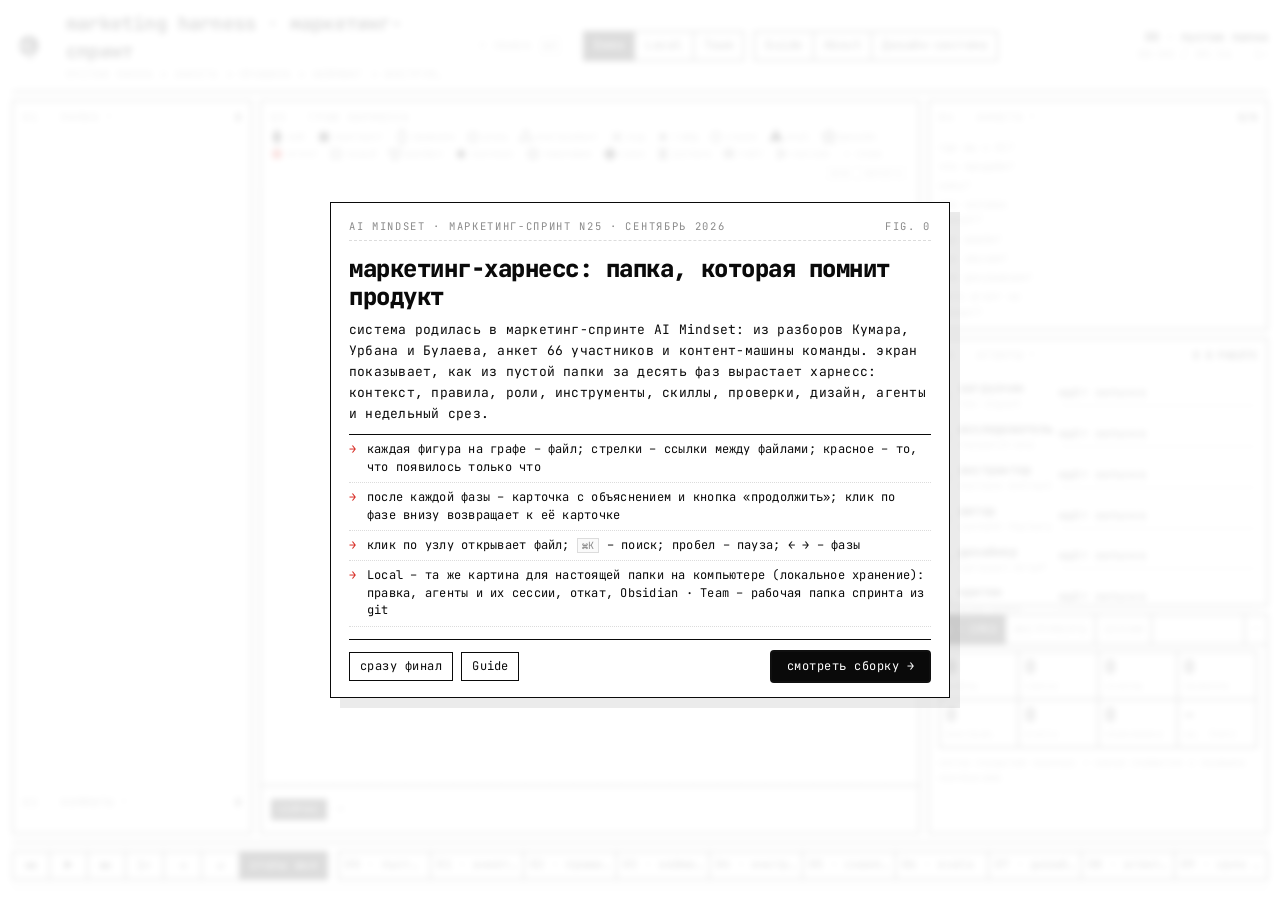
<file: web/index.html>
<!doctype html>
<html lang="ru">
<head>
<meta charset="utf-8">
<meta name="viewport" content="width=device-width, initial-scale=1">
<title>Marketing Harness Live</title>
<meta name="description" content="Как из пустой папки собирается маркетинг-харнесс: контекст, правила, Exa MCP, скиллы, параллельные агенты, анти-слоп и недельный срез. Маркетинг-спринт AI Mindset.">
<meta property="og:type" content="website">
<meta property="og:title" content="Marketing Harness Live · маркетинг-спринт AI Mindset">
<meta property="og:description" content="Как из пустой папки собирается маркетинг-харнесс: контекст, правила, Exa MCP, скиллы, параллельные агенты, анти-слоп и недельный срез. Маркетинг-спринт AI Mindset.">
<meta property="og:image" content="https://marketing-harness.lab.aimindset.org/og.png">
<meta name="twitter:card" content="summary_large_image">
<link rel="icon" href="assets/aim-logo.png">
<link rel="preconnect" href="https://fonts.googleapis.com">
<link href="https://fonts.googleapis.com/css2?family=JetBrains+Mono:wght@400;500;700&display=swap" rel="stylesheet">
<link rel="stylesheet" href="styles.css">
</head>
<body>
<header id="hd">
  <img class="logo" src="assets/aim-logo.png" alt="AI Mindset">
  <div class="brand">
    <h1>marketing harness · маркетинг-спринт</h1>
    <p>пустая папка → анкета → правила → нейминг → инструменты → скиллы → evals → дизайн → агенты → срез</p>
  </div>
  <div class="navs">
    <button id="searchBtn" class="search" title="поиск по файлам и фазам · ⌘K">⌕ поиск <kbd>⌘K</kbd></button>
    <nav class="modes" aria-label="режим"><button data-mode="replay" title="Demo: сборка харнесса по сценарию, 10 фаз">Demo</button><button data-mode="live" title="Local – локальное хранение: папка на этом компьютере, в браузере или через bin/open.sh">Local</button><button data-mode="team" title="Team: рабочая папка спринта из git, видна всей команде">Team</button></nav>
    <nav class="pages" aria-label="страницы"><a class="pagelink" href="guide.html" title="Guide: как запустить, таймлайн блоков, сущности, агенты, откат">Guide</a><a class="pagelink" href="access.html" title="About: что это, инструменты, ключи, проверки">About</a><a class="pagelink" href="design-system-template/" title="Шаблон дизайн-системы для нового проекта">Дизайн-система</a></nav>
  </div>
  <div class="clock"><b id="phaseLabel">00 · пустая папка</b><span id="clock">00:00</span></div>
</header>

<main id="grid">
  <section id="colL" class="panel">
    <h2 class="fold-h" data-fold="tree"><span>01 · папка</span><em id="fileCount">0</em></h2>
    <div id="folderBar" class="liveonly"><div class="fb-path" id="fbPath">–</div><div class="fb-git" id="fbGit">git: –</div><div class="fb-act"><button id="openVault" class="srvonly" title="открыть всю папку в Obsidian">Obsidian ↗</button><button id="openFinder" class="srvonly" title="показать папку в Finder">Finder ↗</button><button id="newFileBtn" class="editonly" title="создать файл в папке">+ файл</button><button id="forkBtn" class="srvonly" title="копия папки с историей: пробовать без риска">форк</button><button id="pickAgain" class="fsaonly" title="выбрать другую папку">другая папка</button></div><form id="newFile" hidden><input id="nfPath" placeholder="rules/{rule} моё правило.md" autocomplete="off"><button type="submit">создать</button></form><div id="forkBox" hidden></div></div>
    <div id="tree" class="scroll"></div>
    <h2 class="sub fold-h" data-fold="commits"><span>02 · коммиты</span><em id="commitCount">0</em></h2>
    <ol id="commits"></ol>
  </section>

  <section id="colC" class="panel">
    <div class="gh">
      <h2><span>03 · граф харнесса</span></h2>
      <div id="legend"></div>
    </div>
    <div id="stage">
      <svg id="graph" role="img" aria-label="граф файлов харнесса"></svg>
      <div id="empty">пустая папка<br><small>git init · 0 файлов</small></div>
      <div id="liveHint" hidden></div>
      <div id="connect" hidden>
        <div class="cn-hd"><span>Local · подключить папку</span><span class="cap" id="cnWhy">локальное хранение: папка на твоём компьютере, на сайте её нет</span></div>
        <div class="cn-opt">
          <b>01 · папка в браузере</b>
          <p>выбери папку харнесса на компьютере или перетащи её сюда из Finder. граф строится из файлов, правки сохраняются прямо в них. без установки; агенты, сессии, откат и коммиты – в полном режиме. на телефоне папку не выбрать: подключай с компьютера.</p>
          <div class="cn-row"><button id="pickFolder" class="go" type="button">выбрать папку</button><button id="resumeFolder" type="button" hidden>продолжить с прошлой папкой</button><span class="cap" id="fsaNote">Chrome, Arc, Edge</span></div>
        </div>
        <div class="cn-opt">
          <b>02 · полный режим: агенты, сессии, откат, форк, Obsidian</b>
          <p>в терминале: скачать движок и рабочую папку (уже скачанное пропускается) и обновить:</p>
          <div class="cmd"><code id="cmdClone">[ -d ~/harness-engine ] || gh repo clone ai-mindset-org/marketing-harness ~/harness-engine; [ -d ~/harness/marketing-sprint ] || gh repo clone ai-mindset-org/marketing-harness-sprint ~/harness/marketing-sprint; git -C ~/harness-engine pull -q; git -C ~/harness/marketing-sprint pull -q</code><button type="button" data-copy="cmdClone">копировать</button></div>
          <p>запустить – откроется граф с консолью агентов; если уже запущен, просто откроется вкладка:</p>
          <div class="cmd"><code id="cmdOpen">~/harness-engine/bin/open.sh ~/harness/marketing-sprint</code><button type="button" data-copy="cmdOpen">копировать</button></div>
          <div class="cn-row"><a class="btnlink" href="http://localhost:4747/?mode=live&amp;intro=0" target="_blank" rel="noopener">открыть localhost:4747 ↗</a><span class="cap">если граф уже запущен; при занятом 4747 open.sh берёт следующий порт и пишет адрес в терминале</span></div>
          <p class="cap">свой харнесс с нуля: <code>~/harness-engine/bin/new.sh ~/harness/my-product b2b-consultant</code> · копия с историей: <code>~/harness-engine/bin/fork.sh ~/harness/marketing-sprint ~/harness/my-try</code> · остановить: <code>~/harness-engine/bin/stop.sh [порт]</code> · нет gh: <code>brew install gh &amp;&amp; gh auth login</code></p>
        </div>
        <div class="cn-opt">
          <b>03 · Team</b>
          <p>рабочая папка спринта из git, без установки: <a href="?mode=team">открыть Team</a>.</p>
        </div>
      </div>
    </div>
    <div id="narr"><span id="narrTag">сейчас</span><span id="narrText">–</span></div>
  </section>

  <section id="colR">
    <div class="panel" id="anketaP"><h2 class="fold-h" data-fold="qa"><span>04 · анкета</span><em id="qaCount">0/7</em></h2><dl id="qa"></dl></div>
    <div class="panel" id="lanesP"><h2 class="fold-h" data-fold="lanes"><span>05 · агенты</span><em id="laneCount">0</em></h2><div id="lanes"></div></div>
    <div class="panel" id="dashP">
      <div id="tabs"><button class="on" data-tab="dash">06 · срез</button><button data-tab="tools">инструменты</button><button data-tab="console" class="liveonly">консоль</button><button data-tab="sessions">сессии</button><button class="fold-t" data-fold="tabBody" title="свернуть блок">▾</button></div>
      <div id="tabBody">
        <div class="tabpane" data-tab="dash"><div id="metrics"></div><div id="coverage"></div></div>
        <div class="tabpane" data-tab="tools" hidden><div id="tools"></div></div>
        <div class="tabpane" data-tab="sessions" hidden><div id="sessions"></div></div>
        <div class="tabpane" data-tab="console" hidden>
          <div id="consoleOff" hidden></div>
          <form id="consoleForm">
            <div class="crow"><select id="cRunner"><option value="claude">claude · локально</option><option value="codex">codex · локально</option><option value="sotnik">сотник · codex на сервере</option></select><select id="cModel" title="модель"></select></div>
            <textarea id="cPrompt" rows="3" placeholder="задача агенту внутри этой папки"></textarea>
            <div id="cPresets">
              <button type="button" data-p="Прочитай AGENTS.md. По скиллу harness-evolve добавь скилл для email-рассылки: шаги, вход и выход, ссылки. Потом node bin/sync-skills.mjs и node bin/check.mjs --golden.">+ скилл</button>
              <button type="button" data-p="Прочитай AGENTS.md. По скиллу content-factory сделай пачку из двух черновиков LinkedIn из нуклеусов без черновика, потом node bin/check.mjs и node bin/render.mjs all.">пачка</button>
              <button type="button" data-p="Прочитай AGENTS.md и context/{context} product.md. По скиллу research-exa возьми один открытый вопрос из research/ или из паспорта продукта и сделай скан в research/ с сегодняшней датой: таблица утверждение · ссылка · дата · уровень A/B/C и блок «что это значит для нас». Если Exa MCP недоступен, ничего не пиши и объясни, что настроить.">ресёрч</button>
              <button type="button" data-p="Прочитай AGENTS.md. По скиллу slop-check оцени черновики в outputs/ и обнови scorecard с сегодняшней датой. Предложения к правилам и golden set пиши в раздел «предложения» scorecard, сами rules/ и golden set не меняй.">критик</button>
              <button type="button" data-p="Прочитай AGENTS.md и skills/{skill} harness-principles.md. По этому скиллу проведи аудит папки и запиши отчёт в evals/ с сегодняшней датой: таблица принцип · да/нет/не проверено · где · что поправить, в конце три главные правки. Другие файлы не меняй.">аудит</button>
            </div>
            <div class="crow"><button type="submit">запустить</button><span id="cStatus" class="cap">агент работает в папке, граф растёт вживую · сервер сотника: <b id="consoleHost">–</b></span></div>
            <div id="cMsg" class="cap"></div>
          </form>
          <div id="runs"></div>
        </div>
      </div>
    </div>
  </section>
</main>

<footer id="tl">
  <div class="ctrl" id="ctrl">
    <button id="prev" title="предыдущая фаза · ←">⏮</button>
    <button id="play" title="пауза · пробел">❚❚</button>
    <button id="next" title="следующая фаза · →">⏭</button>
    <button id="speed" title="скорость">1×</button>
    <button id="end" title="в конец · End">⇥</button>
    <button id="restart" title="сначала · r">↺</button>
    <button id="stopsBtn" title="остановки с пояснением после каждой фазы · s">стопы</button>
  </div>
  <div id="phases"></div>
  <div id="bar"><i></i></div>
</footer>

<aside id="preview" hidden>
  <header><div><b id="pvTitle"></b><span id="pvPath"></span></div><button id="pvClose" aria-label="закрыть">×</button></header>
  <div id="pvBar">
    <button id="pvFull" title="во весь экран · f">⤢</button><button id="pvView" class="on fileonly" title="как читается">вид</button><button id="pvRaw" class="fileonly" title="исходный текст">исходник</button><button id="pvEdit" class="liveonly editonly fileonly" title="править файл с живым превью">править</button><button id="pvHist" class="liveonly srvonly fileonly" title="версии файла: посмотреть, сравнить, вернуть">история</button>
    <span class="sp"></span>
    <button id="pvSave" class="liveonly editonly" hidden title="сохранить и закоммитить · ⌘S">сохранить</button>
    <span class="pvbr fileonly"></span><span class="pvlab fileonly">открыть</span><button id="pvObs" class="liveonly srvonly fileonly" title="открыть файл в Obsidian">Obsidian</button><button id="pvFinder" class="liveonly srvonly fileonly" title="показать в Finder">Finder</button><button id="pvApp" class="liveonly srvonly fileonly" title="открыть в приложении по умолчанию">приложение</button><a id="pvGh" class="pvlink fileonly" target="_blank" rel="noopener" title="файл в репозитории GitHub · нужен доступ к ai-mindset-org">GitHub ↗</a><button id="pvDl" class="fileonly" title="скачать файл и открыть у себя">скачать</button>
  </div>
  <div id="pvLinks"></div>
  <div id="pvWrap">
    <textarea id="pvEditor" hidden spellcheck="false"></textarea>
    <pre id="pvBody"></pre>
    <div id="pvMd" class="md" hidden></div>
    <iframe id="pvFrame" hidden title="рендер"></iframe>
  </div>
  <div id="pvNote" class="cap"></div>
</aside>

<div id="search" hidden role="dialog" aria-label="поиск">
  <div class="box">
    <input id="q" autocomplete="off" spellcheck="false" placeholder="файл, скилл, правило, фаза…">
    <ol id="qres"></ol>
    <div class="cap">↑↓ выбрать · Enter открыть · Esc закрыть</div>
  </div>
</div>

<div id="intro" hidden role="dialog" aria-modal="true" aria-labelledby="inTitle">
  <div class="card">
    <div class="st-hd"><span>AI Mindset · маркетинг-спринт n25 · сентябрь 2026</span><span>fig. 0</span></div>
    <h3 id="inTitle">маркетинг-харнесс: папка, которая помнит продукт</h3>
    <p>система родилась в маркетинг-спринте AI Mindset: из разборов Кумара, Урбана и Булаева, анкет 66 участников и контент-машины команды. экран показывает, как из пустой папки за десять фаз вырастает харнесс: контекст, правила, роли, инструменты, скиллы, проверки, дизайн, агенты и недельный срез.</p>
    <ul id="inPoints">
      <li>каждая фигура на графе – файл; стрелки – ссылки между файлами; красное – то, что появилось только что</li>
      <li>после каждой фазы – карточка с объяснением и кнопка «продолжить»; клик по фазе внизу возвращает к её карточке</li>
      <li>клик по узлу открывает файл; <kbd>⌘K</kbd> – поиск; пробел – пауза; ← → – фазы</li>
      <li>Local – та же картина для настоящей папки на компьютере (локальное хранение): правка, агенты и их сессии, откат, Obsidian · Team – рабочая папка спринта из git</li>
    </ul>
    <div class="st-ft"><button id="inEnd" type="button">сразу финал</button><a class="pagelink2" href="guide.html">Guide</a><span class="sp"></span><button id="inGo" type="button" class="go">смотреть сборку →</button></div>
  </div>
</div>

<div id="stop" hidden role="dialog" aria-modal="true" aria-labelledby="stTitle">
  <div class="card">
    <div class="st-hd"><span id="stNum">фаза 00</span><span id="stStep">1 / 10</span></div>
    <h3 id="stTitle"></h3>
    <p id="stLead"></p>
    <ul id="stPoints"></ul>
    <div id="stFiles"></div>
    <div class="st-ft">
      <button id="stOff" type="button" title="смотреть без остановок">без остановок</button>
      <span class="sp"></span>
      <button id="stGo" type="button" class="go">продолжить →</button>
    </div>
  </div>
</div>

<script src="vendor/d3.min.js"></script>
<script src="app.js"></script>
</body>
</html>
</file>
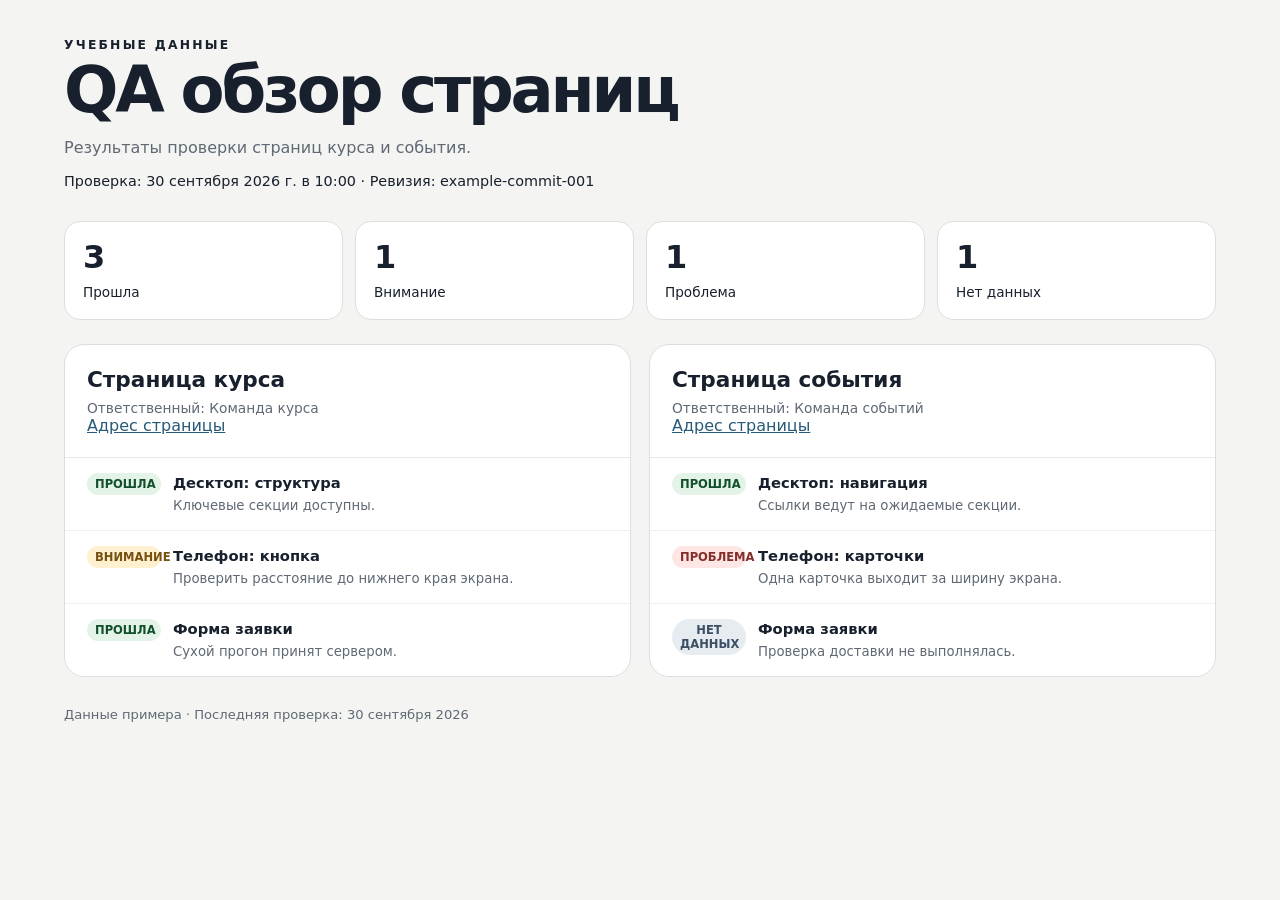
<file: student-kit/qa-dashboard/index.html>
<!doctype html>
<html lang="ru">
<head>
  <meta charset="utf-8">
  <meta name="viewport" content="width=device-width, initial-scale=1">
  <title>QA обзор страниц</title>
  <style>
    :root{font-family:system-ui,sans-serif;color:#17202c;background:#f4f5f3}*{box-sizing:border-box}body{margin:0}header,main,footer{max-width:1200px;margin:auto;padding:0 24px}header{padding-top:38px;padding-bottom:32px}h1{font-size:clamp(2.3rem,5vw,4.5rem);letter-spacing:-.05em;line-height:1;margin:.4rem 0 1rem}h2{font-size:1.35rem;margin:0}.eyebrow{font-size:.77rem;letter-spacing:.18em;text-transform:uppercase;font-weight:700}.muted{color:#5f6974}.meta{margin-top:12px;font-size:.9rem}.summary{display:grid;grid-template-columns:repeat(4,1fr);gap:12px;margin:0 0 24px}.metric{background:#fff;border:1px solid #dce0dc;border-radius:16px;padding:18px}.metric strong{display:block;font-size:2rem;line-height:1.1;margin-bottom:6px}.metric span{font-size:.85rem}.sites{display:grid;grid-template-columns:repeat(2,minmax(0,1fr));gap:18px}.site{background:#fff;border:1px solid #dce0dc;border-radius:20px;overflow:hidden}.site-head{padding:22px;border-bottom:1px solid #e6e9e6}.site-head p{margin:8px 0 0;font-size:.86rem}.site-head a{color:#275a77}.check{padding:15px 22px;border-bottom:1px solid #edf0ec;display:grid;grid-template-columns:74px 1fr;gap:12px;align-items:start}.check:last-child{border:0}.badge{display:inline-block;text-align:center;border-radius:999px;padding:4px 8px;font-size:.72rem;font-weight:750;text-transform:uppercase}.pass{background:#e3f3e8;color:#12502c}.warn{background:#fff1cf;color:#755010}.fail{background:#fde6e4;color:#842e29}.unknown{background:#e7ecf1;color:#3b5064}.check strong{font-size:.92rem}.check p{margin:4px 0 0;font-size:.83rem;line-height:1.45;color:#5f6974}footer{padding-top:30px;padding-bottom:40px;font-size:.82rem;color:#5f6974}@media(max-width:760px){header,main,footer{padding-left:16px;padding-right:16px}.summary{grid-template-columns:repeat(2,1fr)}.sites{grid-template-columns:1fr}}@media(max-width:390px){.check{grid-template-columns:1fr;gap:5px}.badge{width:max-content}}
  </style>
</head>
<body>
  <header><div class="eyebrow">Учебные данные</div><h1>QA обзор страниц</h1><p class="muted">Результаты проверки страниц курса и события.</p><div class="meta" id="meta">Загружаем отчёт…</div></header>
  <main><section class="summary" id="summary" aria-label="Сводка"></section><section class="sites" id="sites" aria-label="Страницы"></section></main>
  <footer>Данные примера · Последняя проверка: 30 сентября 2026</footer>
  <script type="module">
    const labels={pass:'Прошла',warn:'Внимание',fail:'Проблема',unknown:'Нет данных'};
    function node(tag,className,text){const item=document.createElement(tag);if(className)item.className=className;if(text!==undefined)item.textContent=text;return item}
    try{
      const response=await fetch('./report.example.json',{cache:'no-store'});if(!response.ok)throw new Error(`HTTP ${response.status}`);
      const report=await response.json();if(!Array.isArray(report.sites))throw new Error('Неверный формат отчёта');
      document.querySelector('#meta').textContent=`Проверка: ${new Date(report.generatedAt).toLocaleString('ru-RU',{dateStyle:'long',timeStyle:'short'})} · Ревизия: ${report.sourceRevision}`;
      const checks=report.sites.flatMap(site=>site.checks);const summary=document.querySelector('#summary');
      for(const status of ['pass','warn','fail','unknown']){const card=node('div','metric');card.append(node('strong','',String(checks.filter(check=>check.status===status).length)),node('span','',labels[status]));summary.append(card)}
      const sites=document.querySelector('#sites');
      for(const site of report.sites){const card=node('article','site');const head=node('div','site-head');head.append(node('h2','',site.name));const owner=node('p','muted',`Ответственный: ${site.owner}`);head.append(owner);const link=node('a','','Адрес страницы');link.href=site.url;link.rel='noopener noreferrer';link.target='_blank';head.append(link);card.append(head);
        for(const check of site.checks){const row=node('div','check');row.append(node('span',`badge ${labels[check.status]?check.status:'unknown'}`,labels[check.status]||labels.unknown));const body=node('div');body.append(node('strong','',check.label),node('p','',check.detail));if(check.evidence){const evidence=node('a','','Доказательство');evidence.href=check.evidence;body.append(evidence)}row.append(body);card.append(row)}sites.append(card)}
    }catch(error){document.querySelector('#meta').textContent=`Не удалось открыть отчёт: ${error.message}`}
  </script>
</body>
</html>
</file>
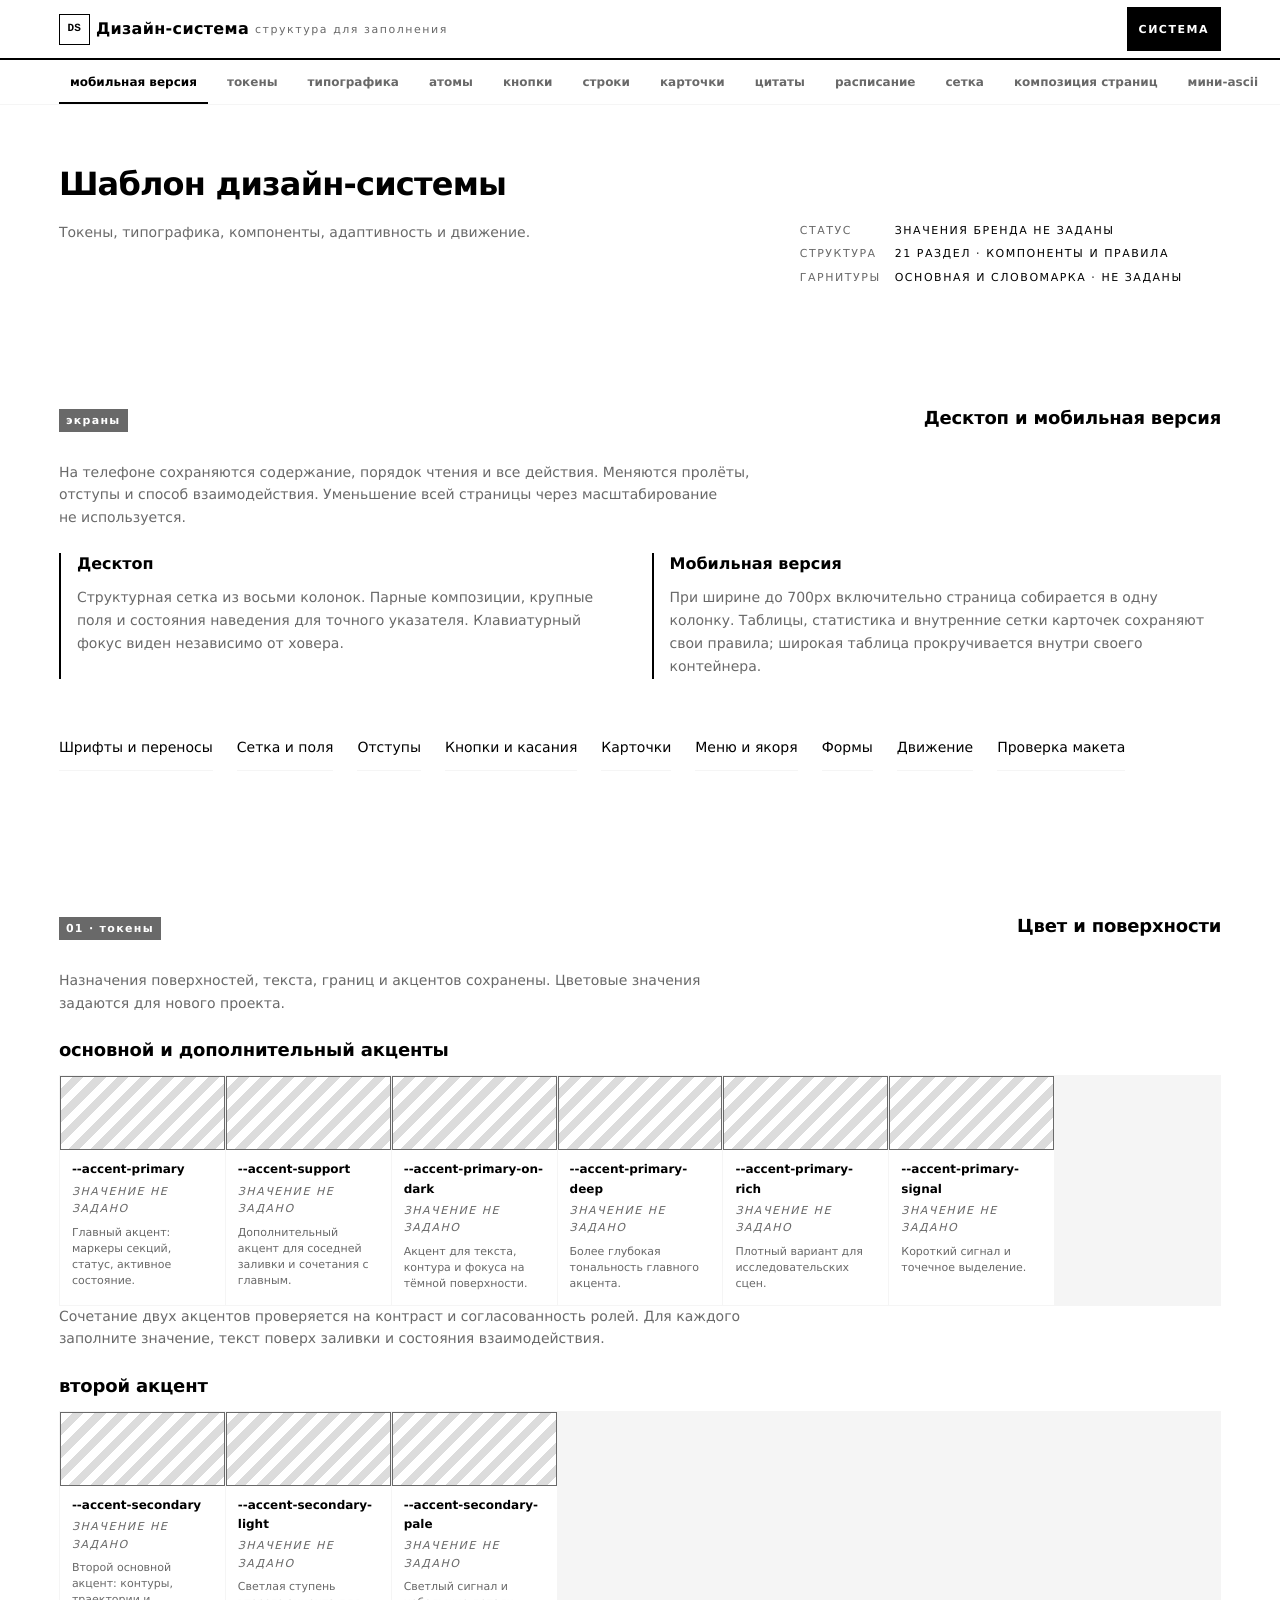
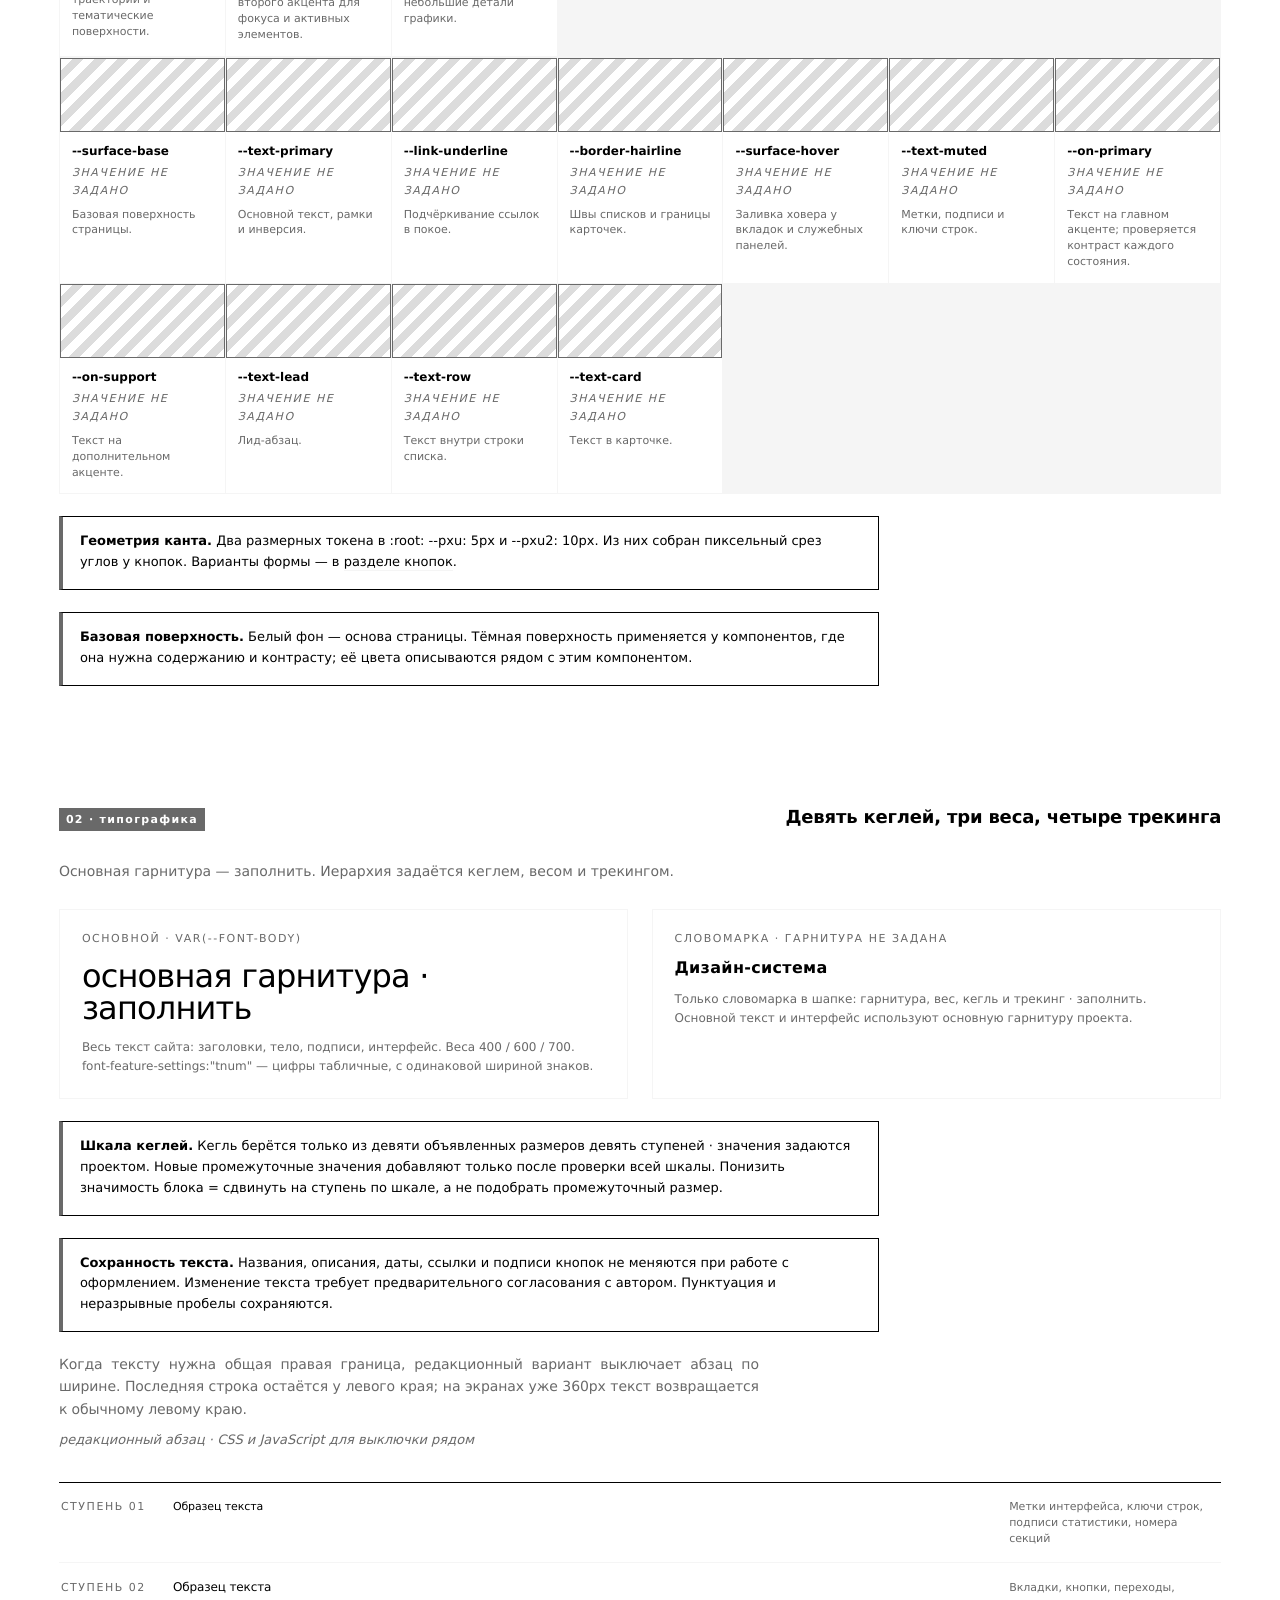
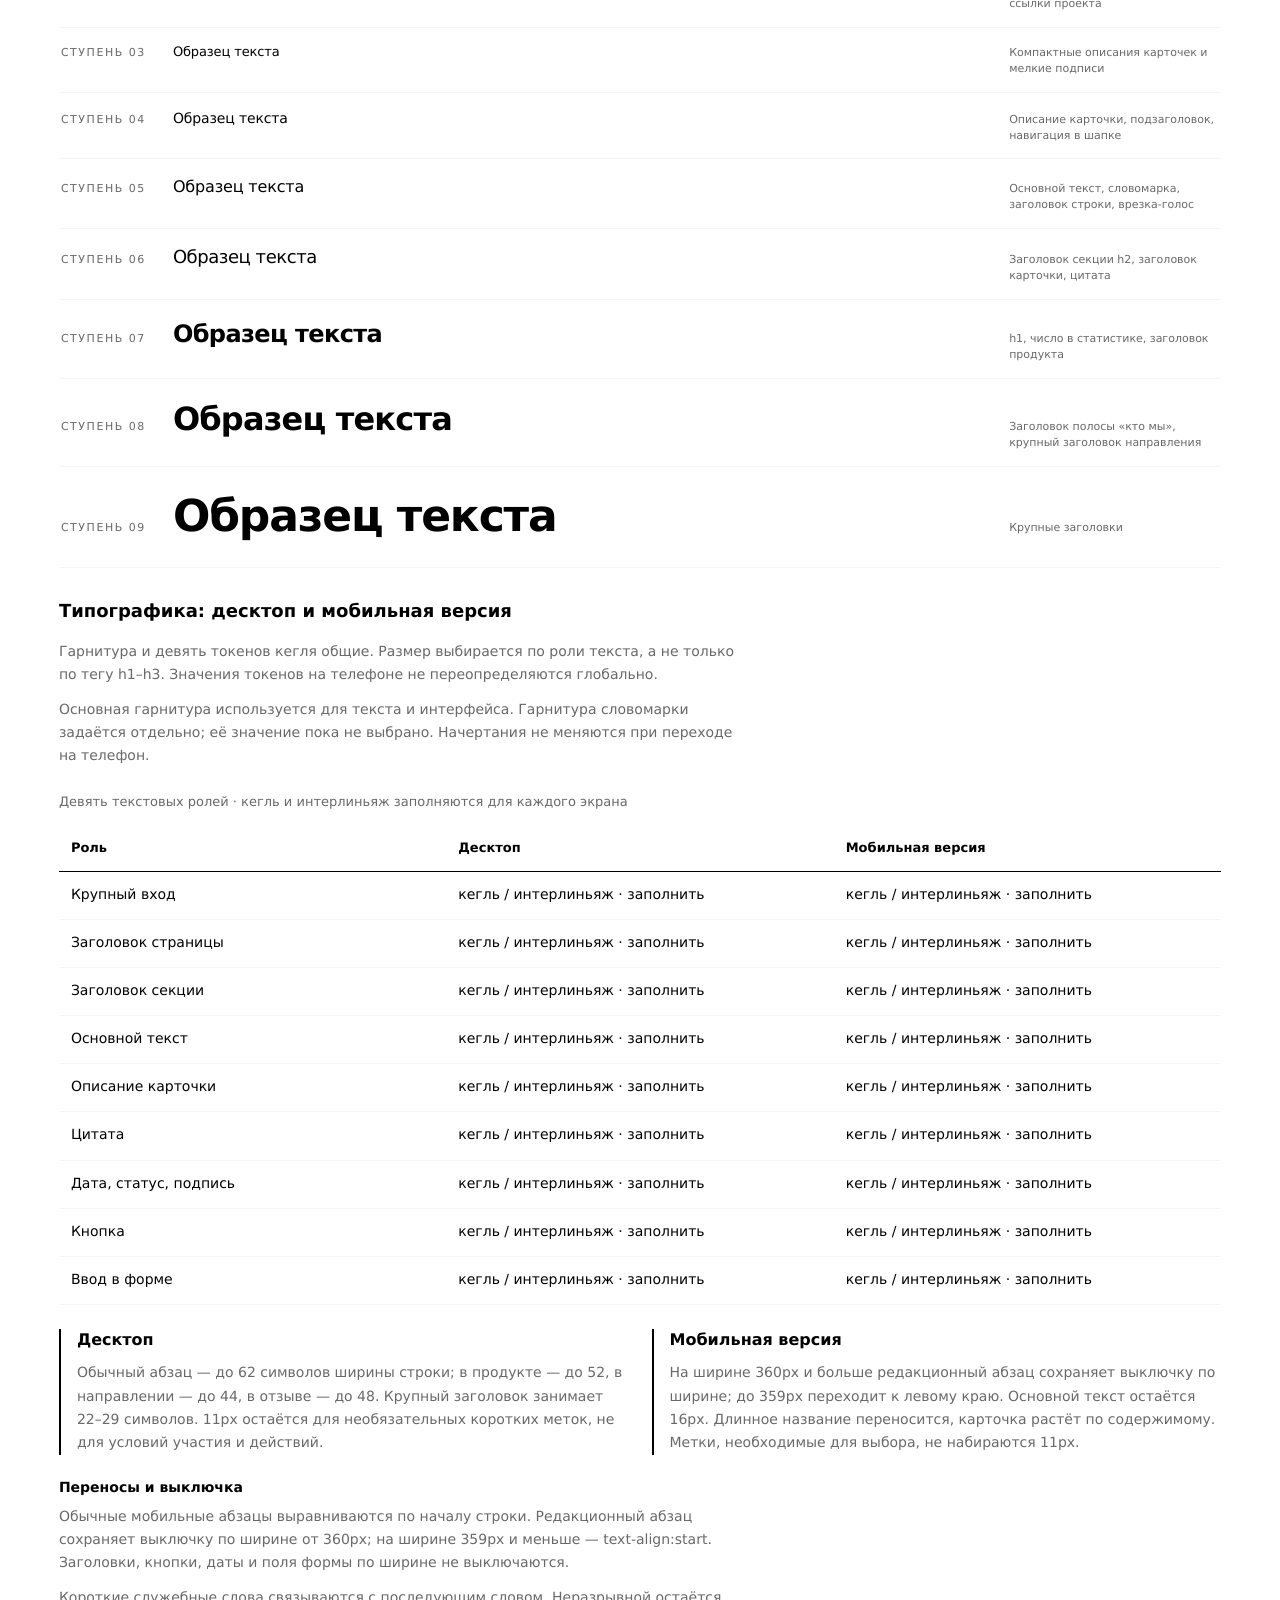
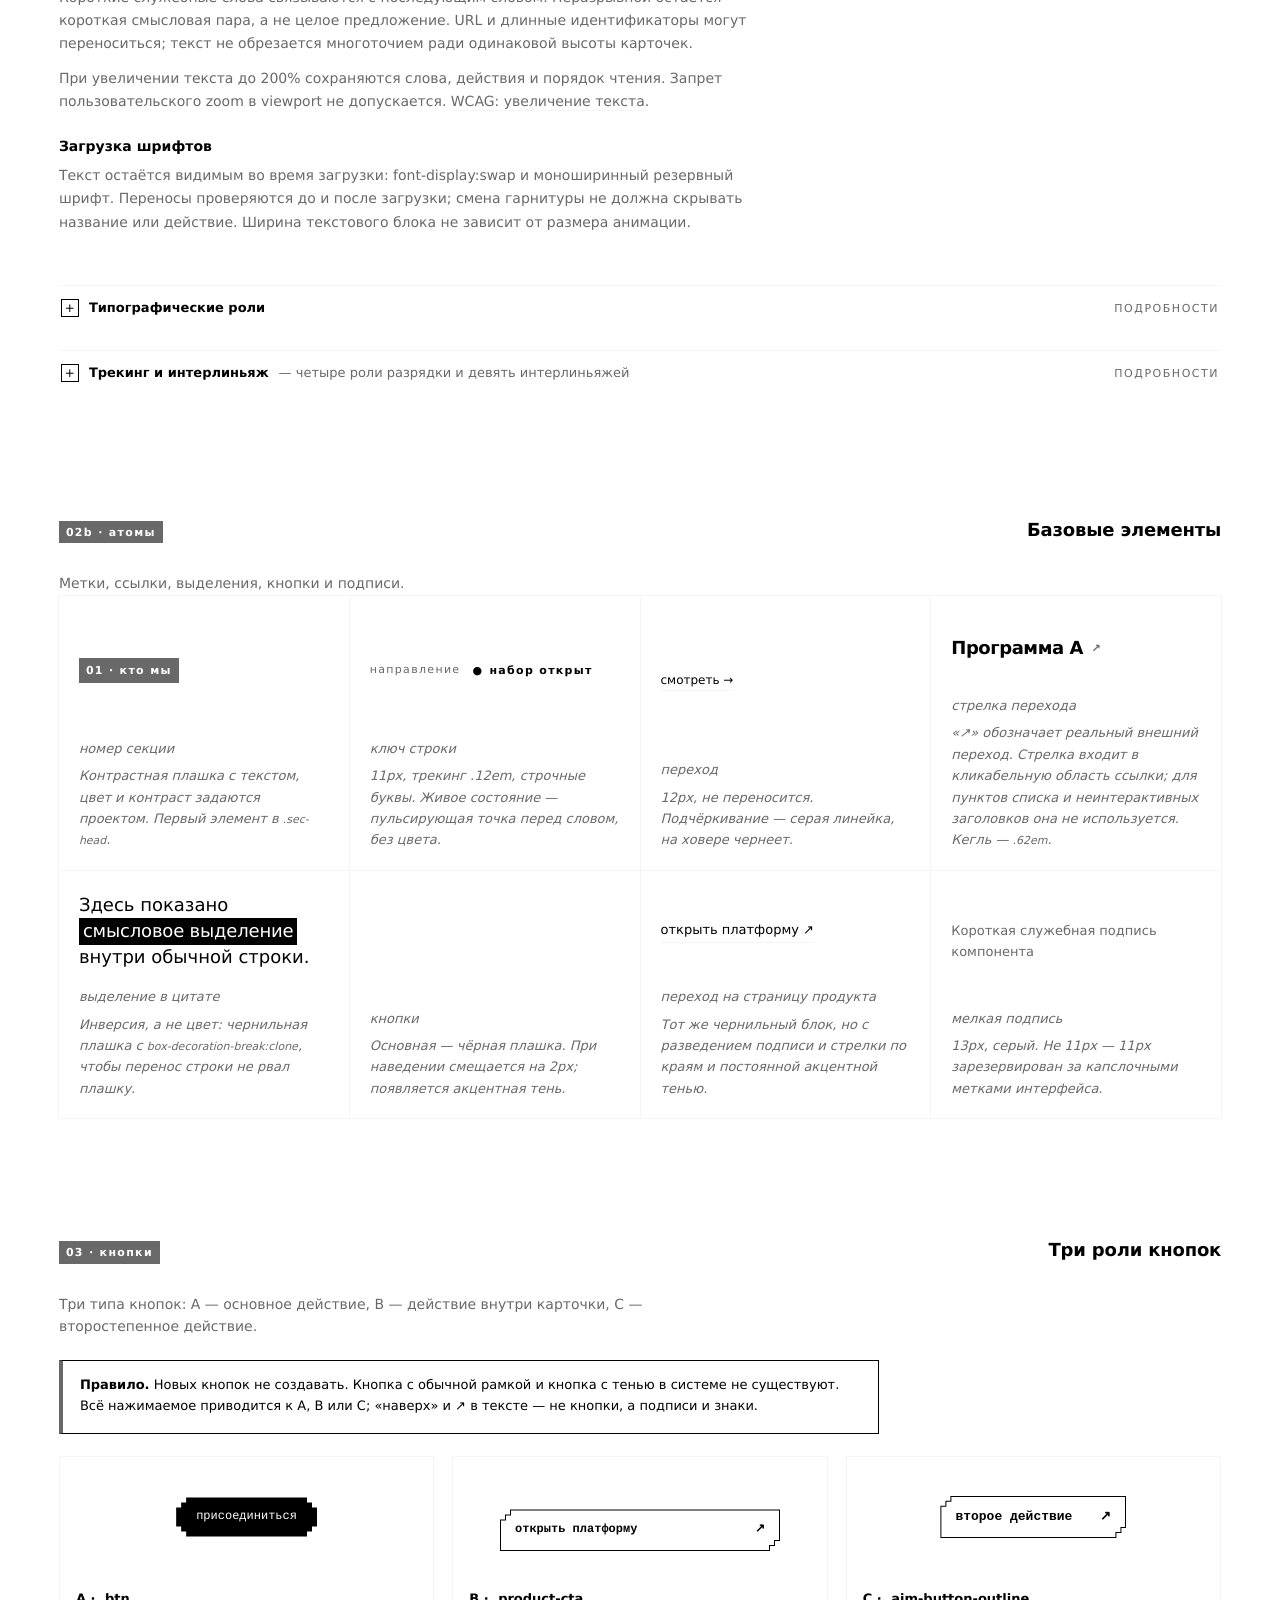
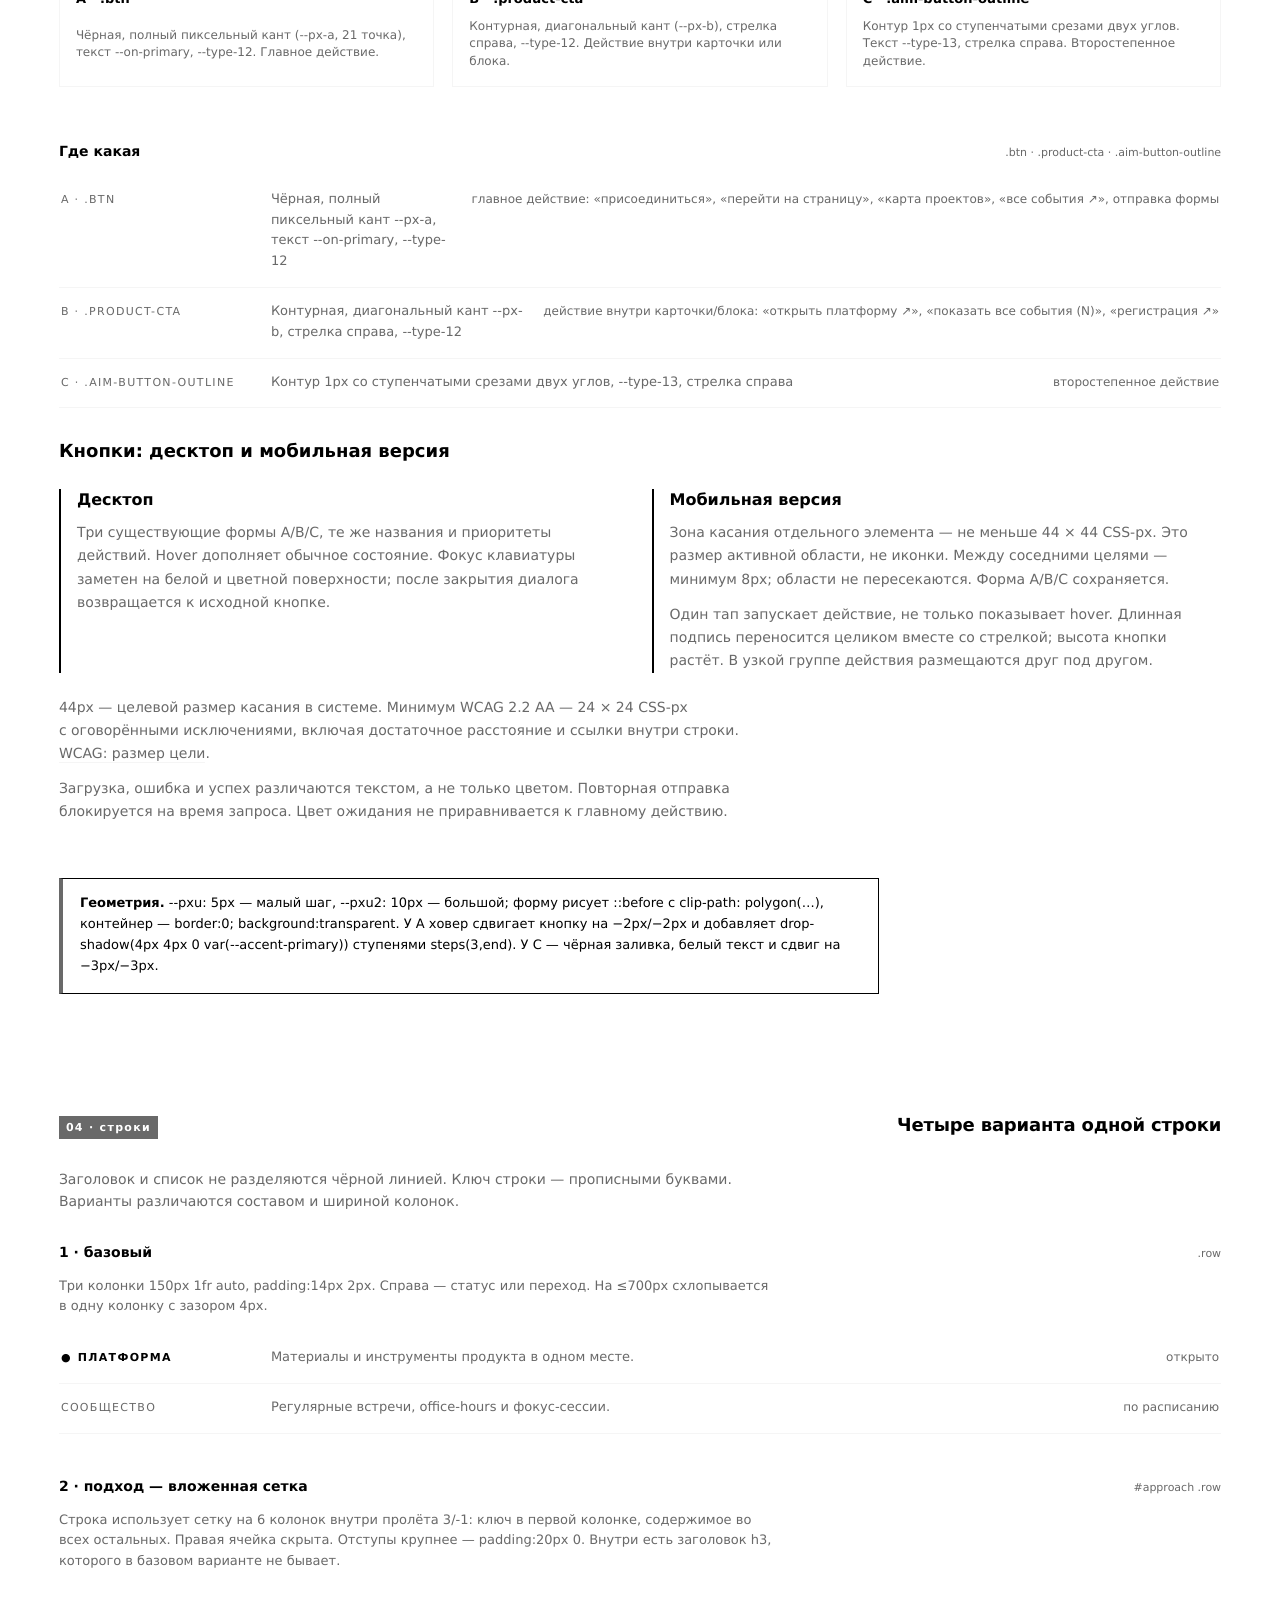
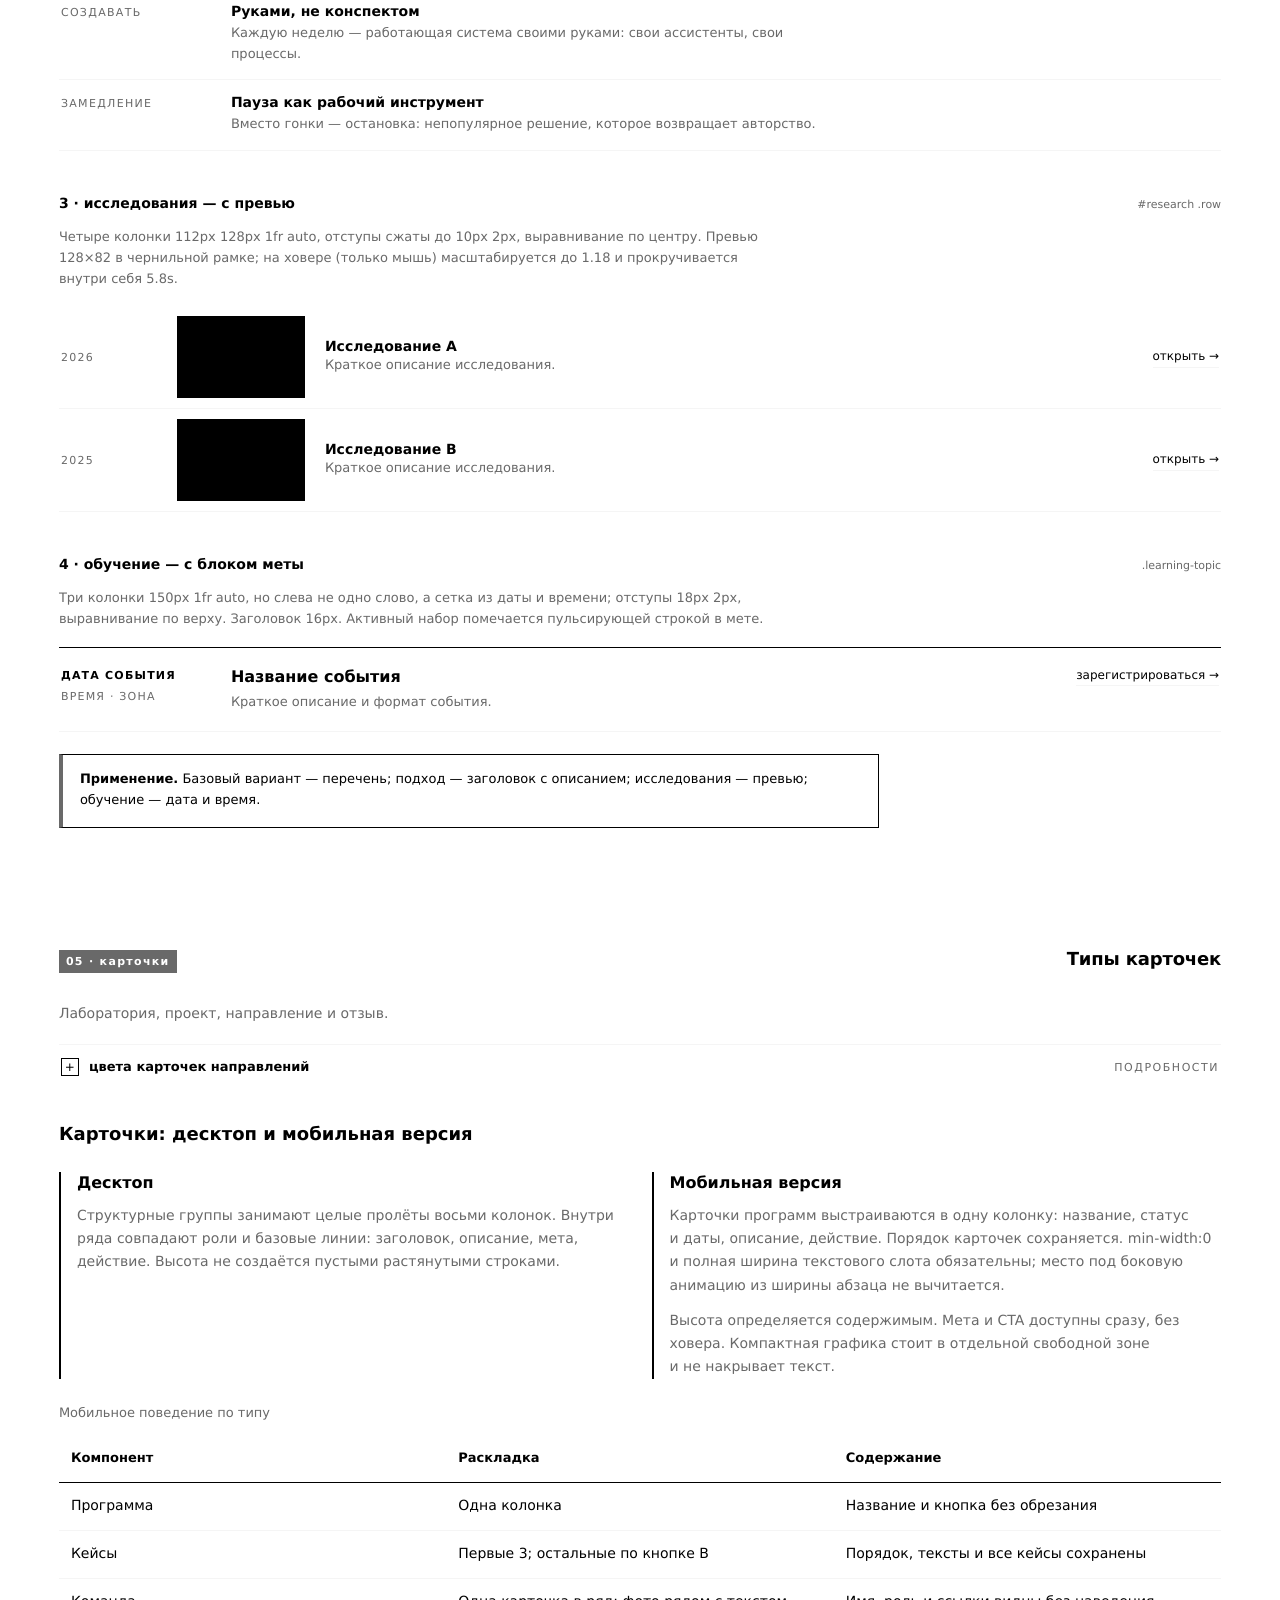
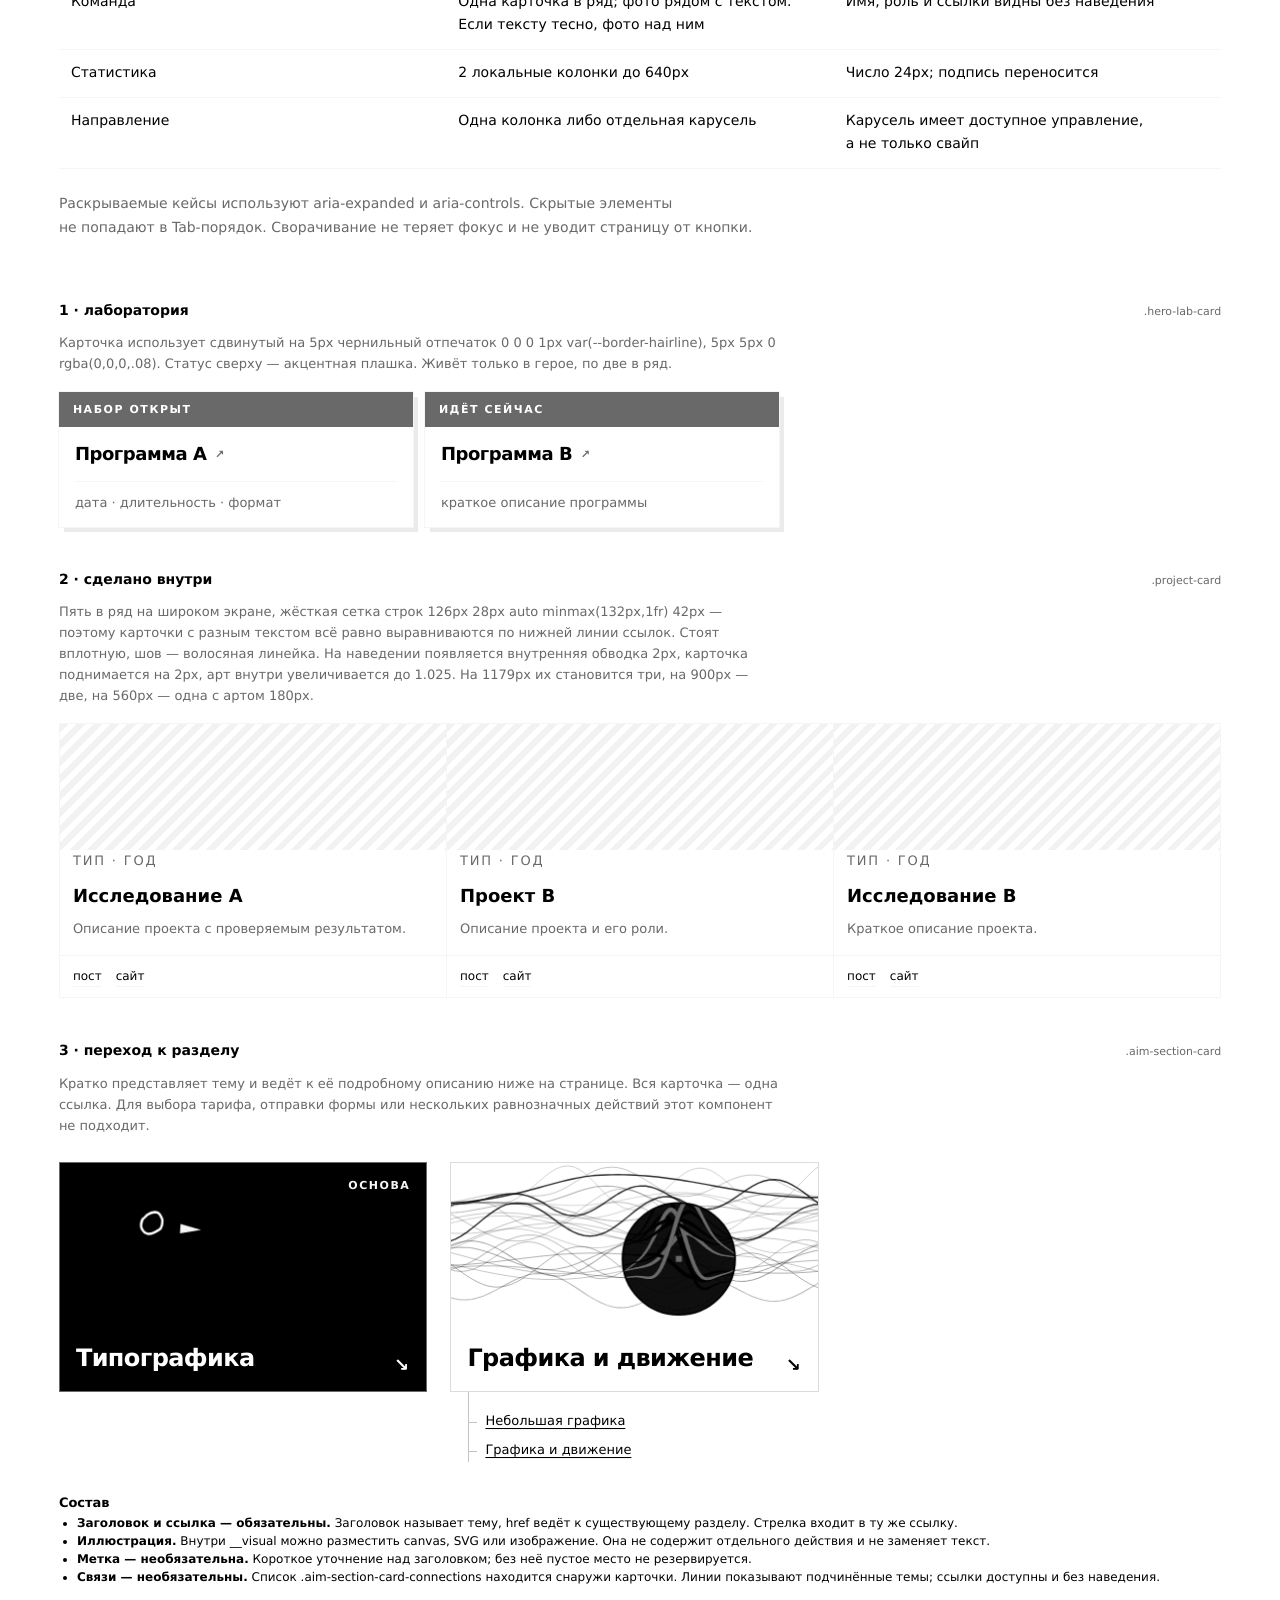
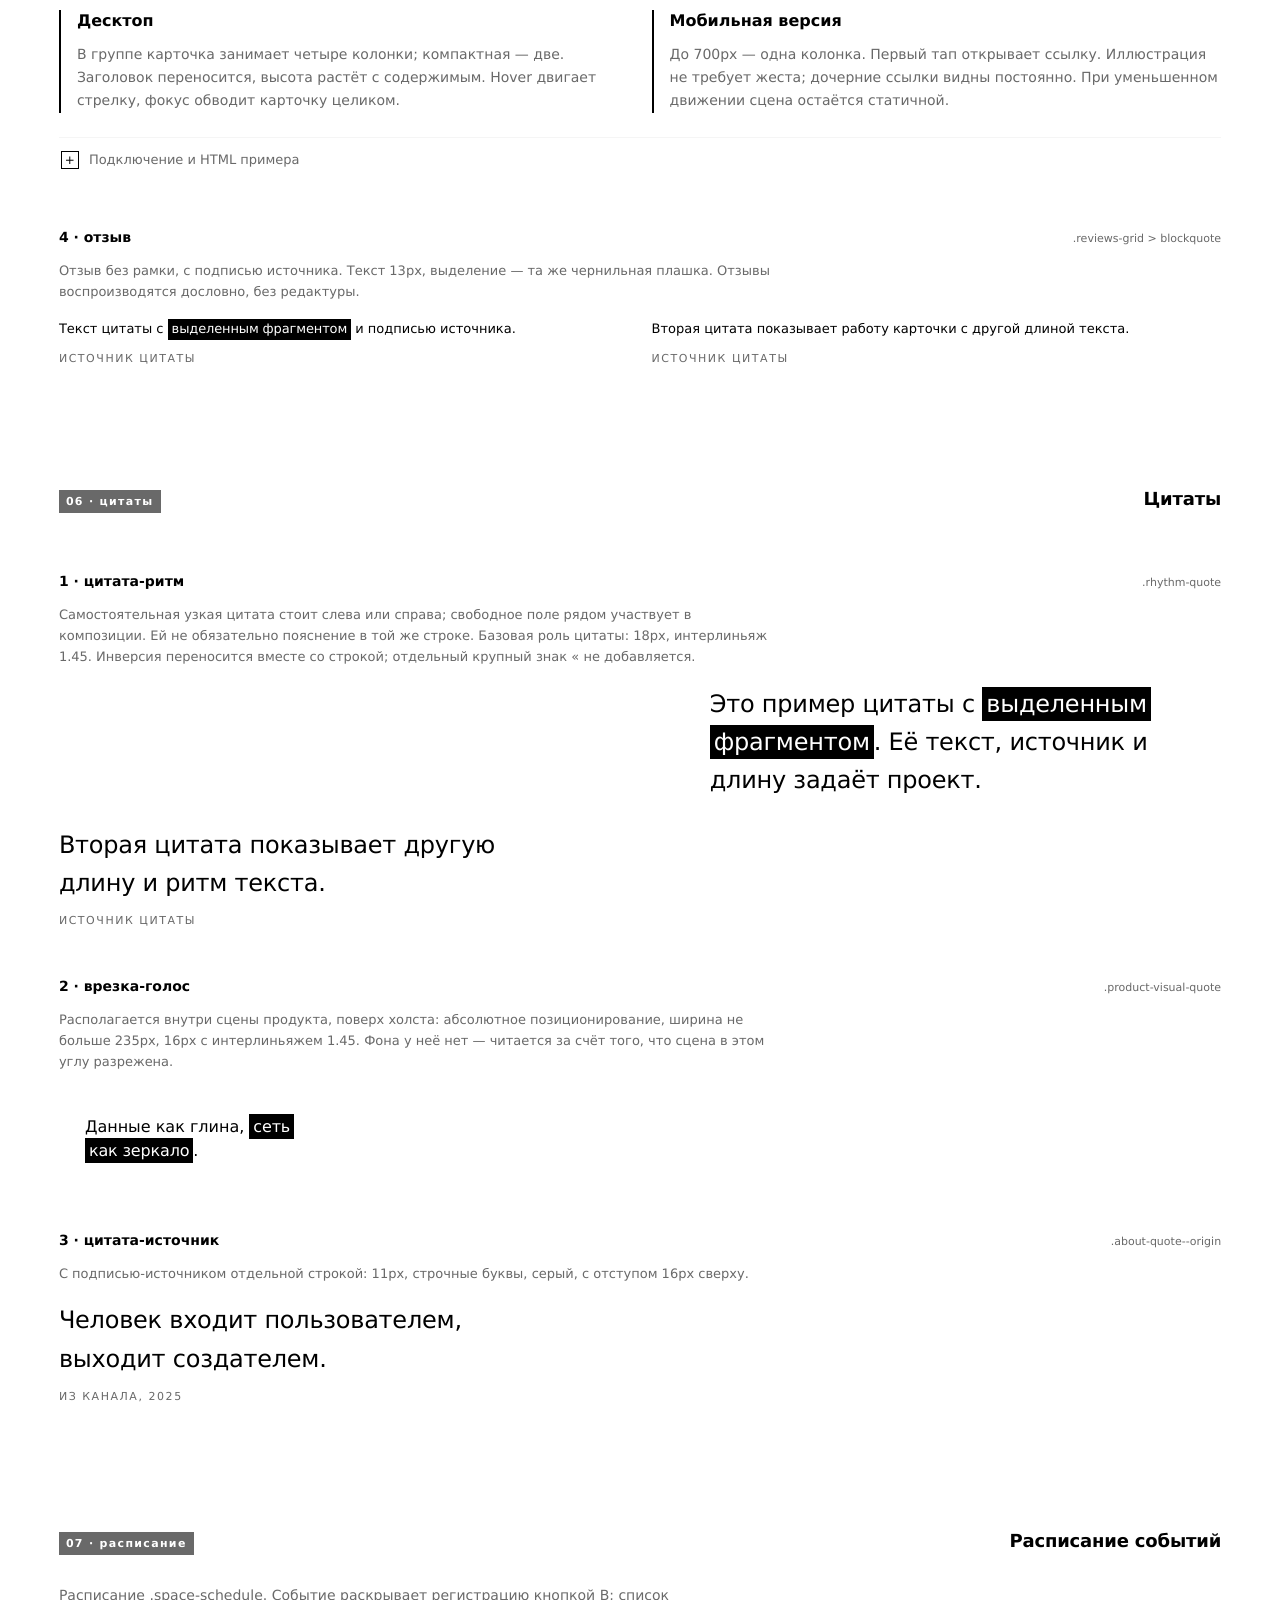
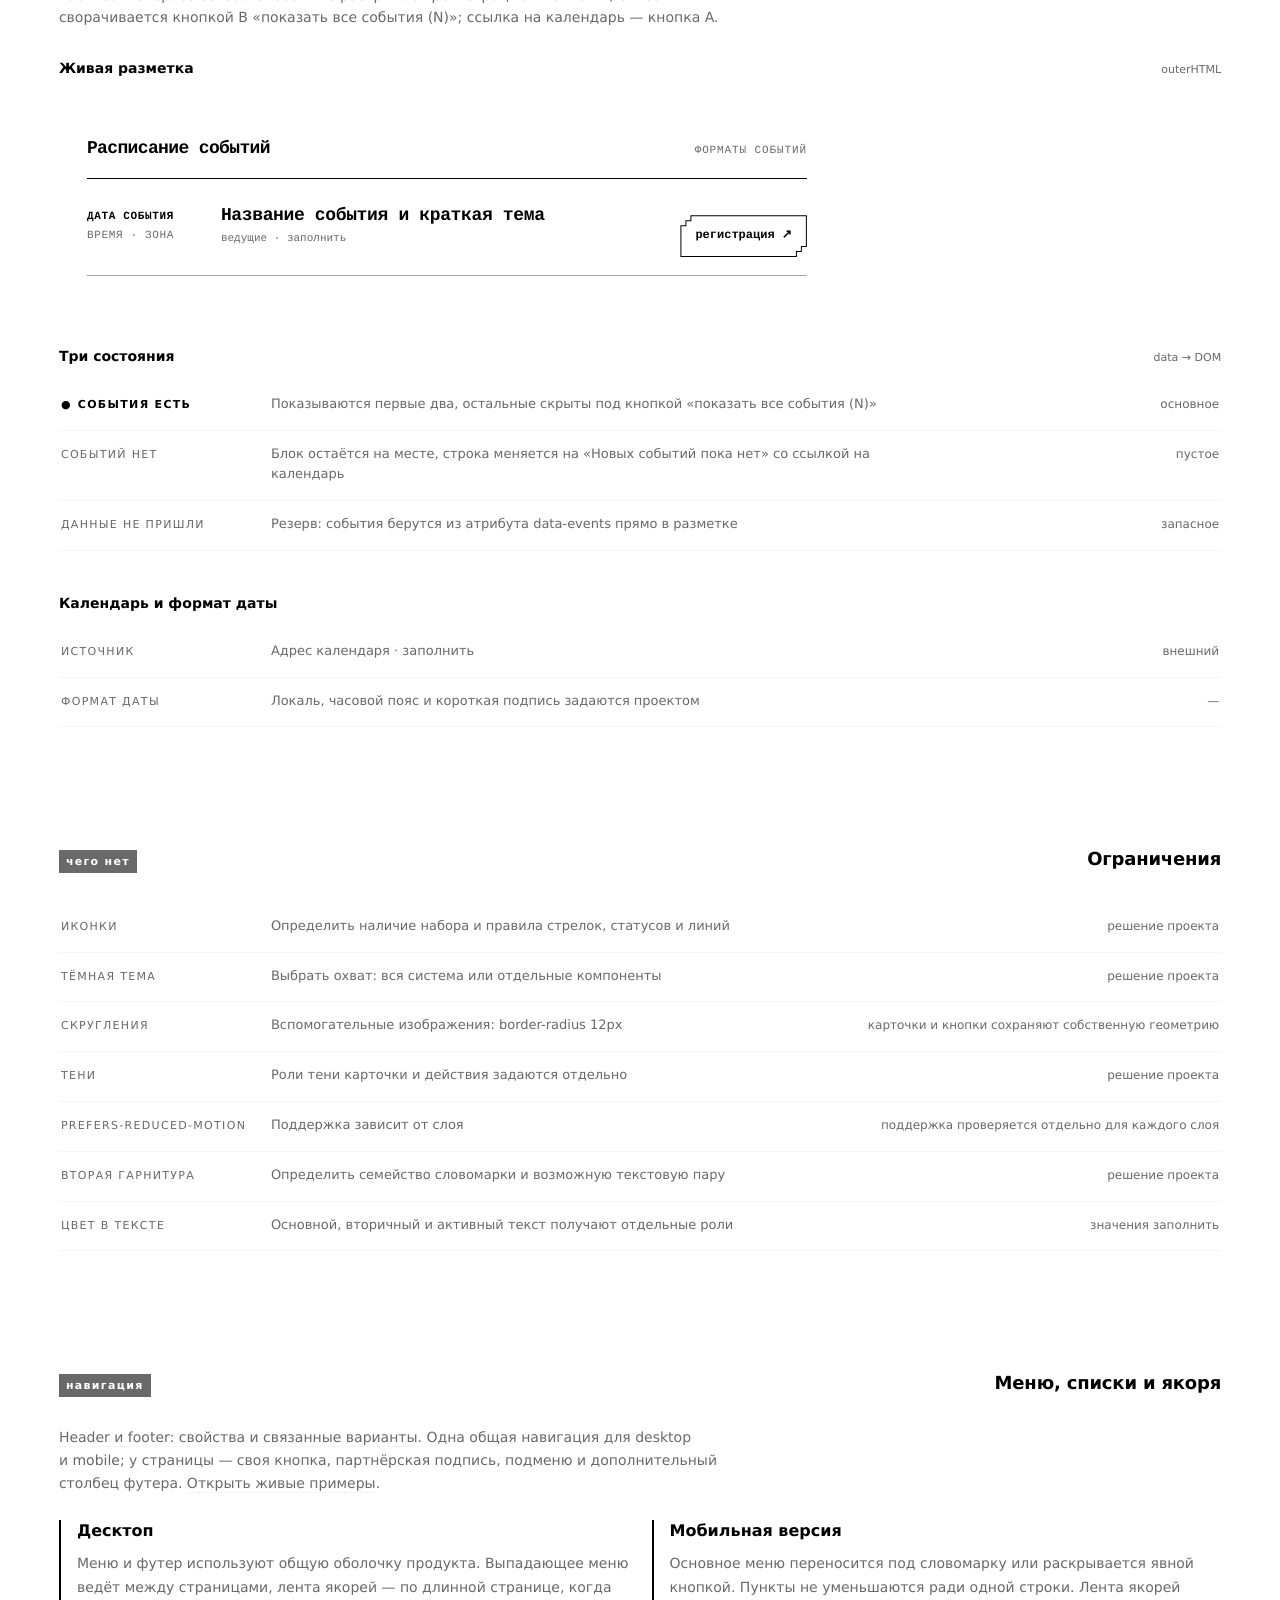
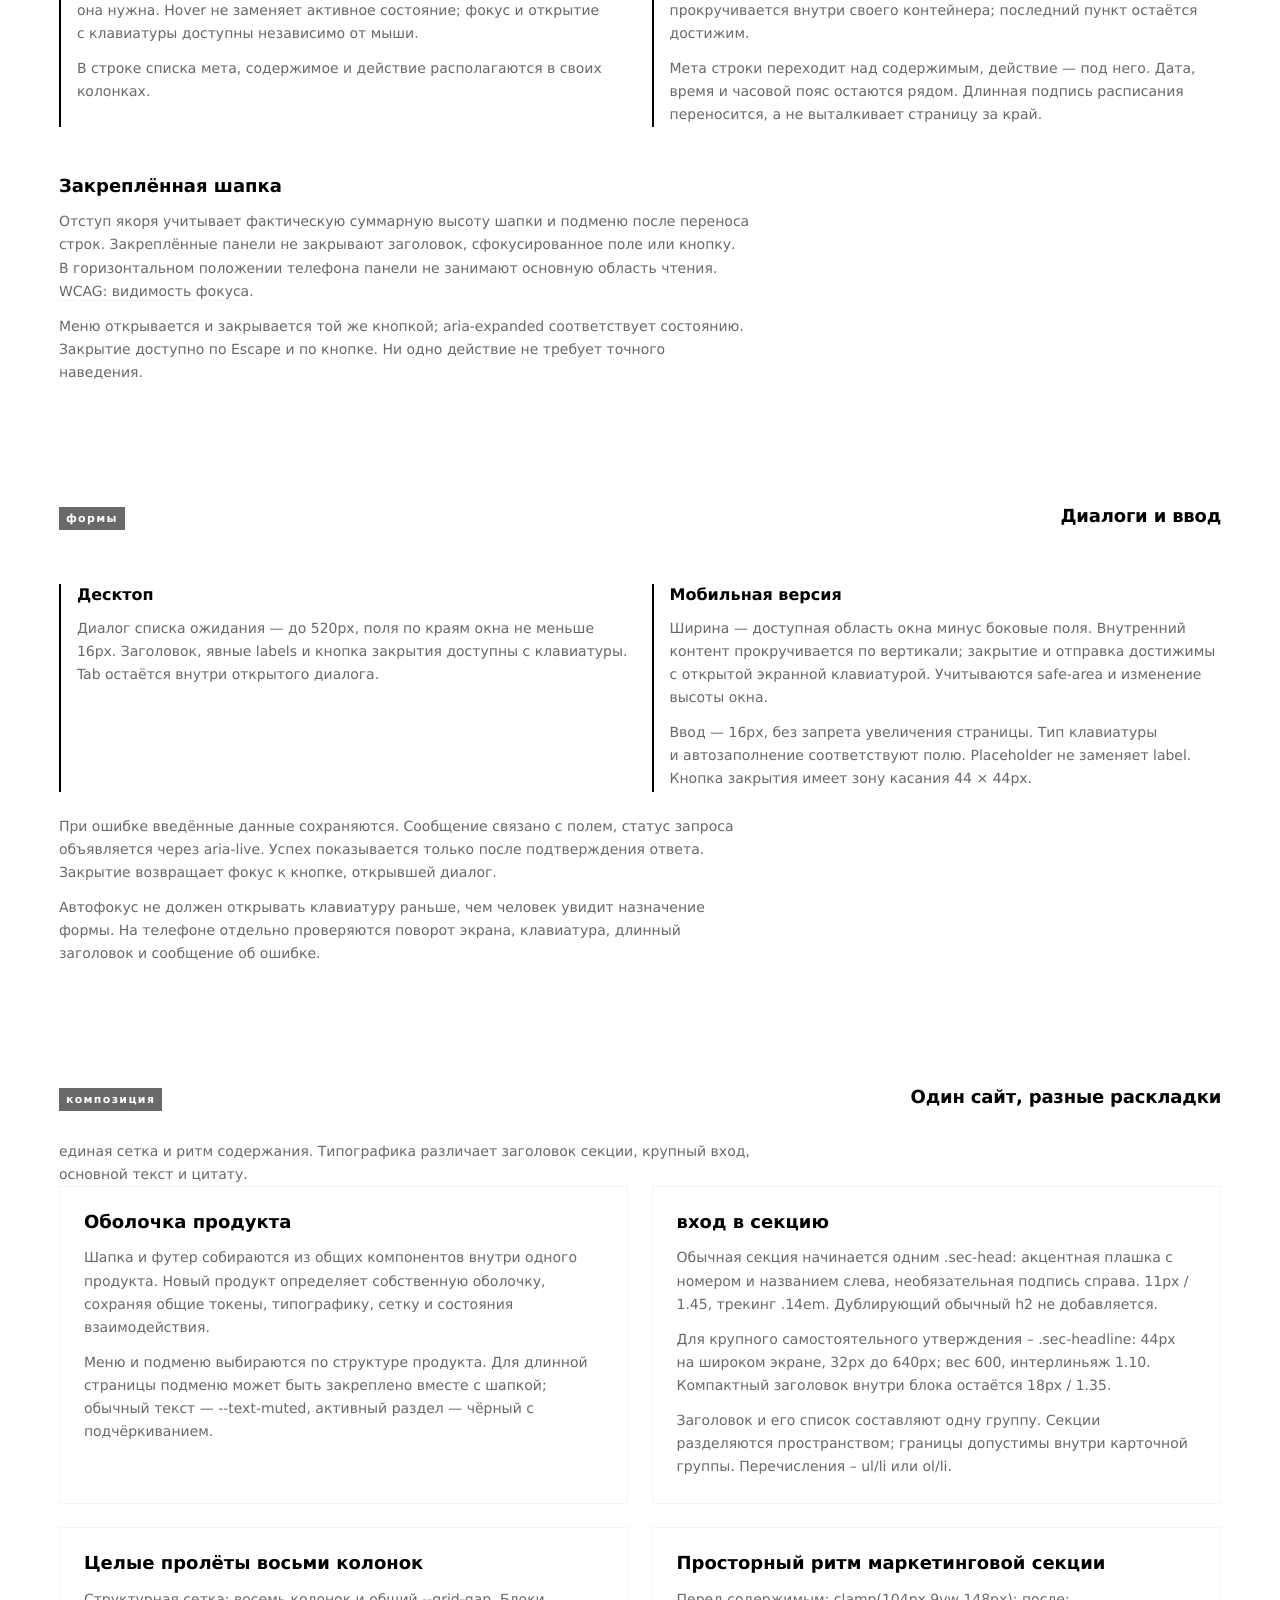
<file: web/design-system-template/index.html>
<!doctype html>
<html lang="ru">
<head>
<meta charset="utf-8">
<meta name="viewport" content="width=device-width, initial-scale=1">
<title>Шаблон дизайн-системы</title>
<meta name="description" content="Структура и компоненты дизайн-системы для нового проекта.">
<link rel="stylesheet" href="aim-material-system.css">
<link rel="stylesheet" href="site/site-scoped.css">
<link rel="stylesheet" href="site/site-composition.css">
<link rel="stylesheet" href="components/editorial-copy.css">
<link rel="stylesheet" href="site/responsive-spec.css">
<link rel="stylesheet" href="template-preview.css">
</head>
<body>

<header class="ms-top">
  <div class="ms-wrap">
    <a class="ms-brand" href="#top"><span class="template-mark" aria-hidden="true">DS</span><span>Дизайн-система</span><small>структура для заполнения</small></a>
    <nav class="ms-pages" aria-label="Страницы">
      <a href="./" aria-current="page">система</a>

    </nav>
  </div>
</header>

<nav class="ms-tabs" aria-label="Разделы системы">
  <div class="ms-wrap">
    <a href="#mobile">мобильная версия</a>
    <a href="#tokens">токены</a>
    <a href="#type">типографика</a>
    <a href="#atoms">атомы</a>
    <a href="#buttons">кнопки</a>
    <a href="#lists">строки</a>
    <a href="#cards">карточки</a>
    <a href="#quotes">цитаты</a>
    <a href="#schedule">расписание</a>
    <a href="#grid">сетка</a>
    <a href="#page-composition">композиция страниц</a>
    <a href="#program-morphs">мини-ASCII</a>
    <a href="#space">интервалы</a>
    <a href="#graphics">графика и движение</a>
    <a href="#layouts">рецепты секций</a>
    <a href="#handoff">выгрузка</a>
  </div>
</nav>

<main>

<section id="top" class="ms-section ms-hero">
  <div class="ms-wrap">
    <h1>Шаблон дизайн-системы</h1>
    <p class="ms-hero-lead ms-lead">Токены, типографика, компоненты, адаптивность и движение.</p><div class="ms-hero-meta"><dl><dt>статус</dt><dd>значения бренда не заданы</dd><dt>структура</dt><dd>21 раздел · компоненты и правила</dd><dt>гарнитуры</dt><dd>основная и словомарка · не заданы</dd></dl></div>
  </div>
</section>

<!-- ============================== 01 ТОКЕНЫ ============================== -->
<section id="mobile" class="ms-section">
  <div class="ms-wrap">
    <div class="ms-head"><p class="ms-num">экраны</p><h2>Десктоп и мобильная версия</h2></div>
    <p class="ms-lead">На телефоне сохраняются содержание, порядок чтения и&nbsp;все действия. Меняются пролёты, отступы и&nbsp;способ взаимодействия. Уменьшение всей страницы через масштабирование не&nbsp;используется.</p>
    <div class="ms-device-pair">
      <article><h3>Десктоп</h3><p>Структурная сетка из&nbsp;восьми колонок. Парные композиции, крупные поля и&nbsp;состояния наведения для точного указателя. Клавиатурный фокус виден независимо от&nbsp;ховера.</p></article>
      <article><h3>Мобильная версия</h3><p>При ширине до&nbsp;700px включительно страница собирается в одну колонку. Таблицы, статистика и внутренние сетки карточек сохраняют свои правила; широкая таблица прокручивается внутри своего контейнера.</p></article>
    </div>
    <nav class="ms-mobile-index" aria-label="Мобильные правила">
      <a href="#type-mobile">Шрифты и переносы</a><a href="#grid-mobile">Сетка и поля</a><a href="#space-mobile">Отступы</a><a href="#buttons-mobile">Кнопки и касания</a><a href="#cards-mobile">Карточки</a><a href="#navigation-mobile">Меню и якоря</a><a href="#forms-mobile">Формы</a><a href="#motion-mobile">Движение</a><a href="#mobile-checks">Проверка макета</a>
    </nav>
  </div>
</section>
<section id="tokens" class="ms-section">
  <div class="ms-wrap">
    <div class="ms-head">
      <p class="ms-num">01 · токены</p>
      <h2>Цвет и поверхности</h2>
    </div>
    <p class="ms-lead">Назначения поверхностей, текста, границ и акцентов сохранены. Цветовые значения задаются для нового проекта.</p>

    <h3 class="ms-palette-title">основной и дополнительный акценты</h3>
    <div class="ms-swatches ms-swatches--primary" data-swatches="primary-support"></div>
    <p class="ms-lead">Сочетание двух акцентов проверяется на контраст и согласованность ролей. Для каждого заполните значение, текст поверх заливки и состояния взаимодействия.</p>
    <h3 class="ms-palette-title">второй акцент</h3>
    <div class="ms-swatches ms-swatches--primary" data-swatches="secondary"></div>

    <div class="ms-swatches" data-swatches="core"></div>

    <div class="ms-rule-box">
      <b>Геометрия канта.</b> Два размерных токена в <code>:root</code>:
      <code>--pxu: 5px</code> и <code>--pxu2: 10px</code>. Из них собран пиксельный срез углов
      у кнопок. Варианты формы — в
      <a href="#buttons">разделе кнопок</a>.
    </div>

    <div class="ms-rule-box">
      <b>Базовая поверхность.</b> Белый фон — основа страницы. Тёмная поверхность применяется у компонентов, где она нужна содержанию и контрасту; её цвета описываются рядом с этим компонентом.
    </div>
  </div>
</section>

<!-- ============================ 02 ТИПОГРАФИКА =========================== -->
<section id="type" class="ms-section">
  <div class="ms-wrap">
    <div class="ms-head">
      <p class="ms-num">02 · типографика</p>
      <h2>Девять кеглей, три веса, четыре трекинга</h2>
    </div>
    <p class="ms-lead">Основная гарнитура — заполнить. Иерархия задаётся кеглем, весом и трекингом.</p>

    <div class="ms-fonts">
      <div class="ms-font-card">
        <p class="ms-font-card__name">Основной · var(--font-body)</p>
        <p class="ms-font-card__sample">основная гарнитура · заполнить</p>
        <p class="ms-font-card__note">Весь текст сайта: заголовки, тело, подписи, интерфейс.
          Веса 400 / 600 / 700. <code>font-feature-settings:"tnum"</code> — цифры табличные,
          с одинаковой шириной знаков.</p>
      </div>
      <div class="ms-font-card ms-font-card--brand">
        <p class="ms-font-card__name">Словомарка · гарнитура не задана</p>
        <p class="ms-font-card__sample">Дизайн-система</p>
        <p class="ms-font-card__note">Только словомарка в шапке: гарнитура, вес, кегль и трекинг · заполнить.
          Основной текст и интерфейс используют основную гарнитуру проекта.</p>
      </div>
    </div>

    <div class="ms-rule-box">
      <b>Шкала кеглей.</b> Кегль берётся только из девяти объявленных размеров
      <code>девять ступеней · значения задаются проектом</code>. Новые промежуточные значения добавляют только после проверки всей шкалы. Понизить значимость блока = сдвинуть на ступень по шкале,
      а не подобрать промежуточный размер.
    </div>

    <div class="ms-rule-box" id="content-preservation">
      <b>Сохранность текста.</b> Названия, описания, даты, ссылки и подписи кнопок
      не меняются при работе с оформлением. Изменение текста требует предварительного
      согласования с автором. Пунктуация и неразрывные пробелы сохраняются.
    </div>

    <figure id="editorial-copy" class="aim-editorial-copy">
      <p>Когда тексту нужна общая правая граница, редакционный вариант выключает абзац по ширине. Последняя строка остаётся у левого края; на экранах уже 360px текст возвращается к обычному левому краю.</p>
      <figcaption>редакционный абзац · CSS и JavaScript для выключки рядом</figcaption>
    </figure>

    <div class="ms-type-scale ms-specimen" data-type-scale></div>

    <div id="type-mobile" class="ms-responsive-spec">
      <h3>Типографика: десктоп и мобильная версия</h3>
      <p>Гарнитура и&nbsp;девять токенов кегля общие. Размер выбирается по&nbsp;роли текста, а&nbsp;не&nbsp;только по&nbsp;тегу <code>h1–h3</code>. Значения токенов на&nbsp;телефоне не&nbsp;переопределяются глобально.</p>
      <p>Основная гарнитура используется для текста и&nbsp;интерфейса. Гарнитура словомарки задаётся отдельно; её значение пока не&nbsp;выбрано. Начертания не&nbsp;меняются при переходе на&nbsp;телефон.</p>
      <table class="ms-device-table"><caption>Девять текстовых ролей · кегль и интерлиньяж заполняются для каждого экрана</caption><thead><tr><th scope="col">Роль</th><th scope="col">Десктоп</th><th scope="col">Мобильная версия</th></tr></thead><tbody>
        <tr><th scope="row">Крупный вход</th><td>кегль / интерлиньяж · заполнить</td><td>кегль / интерлиньяж · заполнить</td></tr>
        <tr><th scope="row">Заголовок страницы</th><td>кегль / интерлиньяж · заполнить</td><td>кегль / интерлиньяж · заполнить</td></tr>
        <tr><th scope="row">Заголовок секции</th><td>кегль / интерлиньяж · заполнить</td><td>кегль / интерлиньяж · заполнить</td></tr>
        <tr><th scope="row">Основной текст</th><td>кегль / интерлиньяж · заполнить</td><td>кегль / интерлиньяж · заполнить</td></tr>
        <tr><th scope="row">Описание карточки</th><td>кегль / интерлиньяж · заполнить</td><td>кегль / интерлиньяж · заполнить</td></tr>
        <tr><th scope="row">Цитата</th><td>кегль / интерлиньяж · заполнить</td><td>кегль / интерлиньяж · заполнить</td></tr>
        <tr><th scope="row">Дата, статус, подпись</th><td>кегль / интерлиньяж · заполнить</td><td>кегль / интерлиньяж · заполнить</td></tr>
        <tr><th scope="row">Кнопка</th><td>кегль / интерлиньяж · заполнить</td><td>кегль / интерлиньяж · заполнить</td></tr>
        <tr><th scope="row">Ввод в форме</th><td>кегль / интерлиньяж · заполнить</td><td>кегль / интерлиньяж · заполнить</td></tr>
      </tbody></table>
      <div class="ms-device-pair">
        <article><h4>Десктоп</h4><p>Обычный абзац — до 62 символов ширины строки; в продукте — до 52, в направлении — до 44, в отзыве — до 48. Крупный заголовок занимает 22–29 символов. 11px остаётся для необязательных коротких меток, не для условий участия и действий.</p></article>
        <article><h4>Мобильная версия</h4><p>На ширине 360px и больше редакционный абзац сохраняет выключку по ширине; до 359px переходит к левому краю. Основной текст остаётся 16px. Длинное название переносится, карточка растёт по содержимому. Метки, необходимые для выбора, не набираются 11px.</p></article>
      </div>
      <h4>Переносы и выключка</h4>
      <p>Обычные мобильные абзацы выравниваются по&nbsp;началу строки. Редакционный абзац сохраняет выключку по&nbsp;ширине от 360px; на&nbsp;ширине 359px и&nbsp;меньше&nbsp;— <code>text-align:start</code>. Заголовки, кнопки, даты и&nbsp;поля формы по&nbsp;ширине не&nbsp;выключаются.</p>
      <p>Короткие служебные слова связываются с&nbsp;последующим словом. Неразрывной остаётся короткая смысловая пара, а&nbsp;не&nbsp;целое предложение. URL и&nbsp;длинные идентификаторы могут переноситься; текст не&nbsp;обрезается многоточием ради одинаковой высоты карточек.</p>
      <p>При увеличении текста до&nbsp;200% сохраняются слова, действия и&nbsp;порядок чтения. Запрет пользовательского zoom в&nbsp;<code>viewport</code> не&nbsp;допускается. <a href="https://www.w3.org/WAI/WCAG22/Understanding/resize-text.html">WCAG: увеличение текста</a>.</p>
      <h4>Загрузка шрифтов</h4>
      <p>Текст остаётся видимым во&nbsp;время загрузки: <code>font-display:swap</code> и&nbsp;моноширинный резервный шрифт. Переносы проверяются до&nbsp;и&nbsp;после загрузки; смена гарнитуры не&nbsp;должна скрывать название или действие. Ширина текстового блока не&nbsp;зависит от&nbsp;размера анимации.</p>
    </div>

    <details class="ms-details">
      <summary><b>Типографические роли</b><span>подробности</span></summary>
      <div class="ms-details__body"><div class="ms-rows" data-type-roles></div></div>
    </details>

    <details class="ms-details">
      <summary><b>Трекинг и интерлиньяж</b> — четыре роли разрядки и девять интерлиньяжей <span>подробности</span></summary>
      <div class="ms-details__body">
        <p class="ms-specimen__note">Разрядка у капслочных меток
          (<code>.14em</code>) и отрицательная у крупных заголовков (<code>-.025em</code>);
          тело текста набирается без разрядки. Интерлиньяж растёт от <code>1</code> у словомарки
          до <code>1.65</code> у компактных описаний. Цитаты — <code>18px / 1.45</code>.</p>
        <div class="ms-rows" data-type-metrics></div>
      </div>
    </details>
  </div>
</section>

<section id="atoms" class="ms-section">
  <div class="ms-wrap">
    <div class="ms-head">
      <p class="ms-num">02b · атомы</p>
      <h2>Базовые элементы</h2>
    </div>
    <p class="ms-lead">Метки, ссылки, выделения, кнопки и подписи.</p>

    <div class="ms-atoms">
      <div class="ms-atom">
        <div class="ms-atom__stage"><span class="ms-badge">01 · кто мы</span></div>
        <p class="ms-atom__label"><span class="ms-atom__caption">номер секции</span>Контрастная плашка с текстом, цвет и контраст задаются проектом.
          Первый элемент в <code>.sec-head</code>.</p>
      </div>
      <div class="ms-atom">
        <div class="ms-atom__stage"><span class="ms-key">направление</span><span class="ms-key ms-row__key is-live">набор открыт</span></div>
        <p class="ms-atom__label"><span class="ms-atom__caption">ключ строки</span>11px, трекинг .12em, строчные буквы. Живое состояние —
          пульсирующая точка перед словом, без цвета.</p>
      </div>
      <div class="ms-atom">
        <div class="ms-atom__stage"><a class="ms-go" href="#atoms">смотреть →</a></div>
        <p class="ms-atom__label"><span class="ms-atom__caption">переход</span>12px, не переносится. Подчёркивание — серая линейка,
          на ховере чернеет.</p>
      </div>
      <div class="ms-atom">
        <div class="ms-atom__stage"><a class="ms-lab-card__title" href="#handoff" target="_blank" rel="noopener" style="border:0;font-size:var(--type-18)">Программа A <span class="ms-arrow" aria-hidden="true">↗</span></a></div>
        <p class="ms-atom__label"><span class="ms-atom__caption">стрелка перехода</span>«↗» обозначает реальный внешний переход. Стрелка входит в кликабельную область ссылки;
          для пунктов списка и неинтерактивных заголовков она не используется. Кегль — <code>.62em</code>.</p>
      </div>
      <div class="ms-atom">
        <div class="ms-atom__stage"><p style="font-size:var(--type-18);line-height:var(--leading-quote)">Здесь показано <span class="ms-highlight">смысловое выделение</span> внутри обычной строки.</p></div>
        <p class="ms-atom__label"><span class="ms-atom__caption">выделение в цитате</span>Инверсия, а не цвет: чернильная плашка
          с <code>box-decoration-break:clone</code>, чтобы перенос строки не рвал плашку.</p>
      </div>
      <div class="ms-atom">
        <div class="ms-atom__stage"></div>
        <p class="ms-atom__label"><span class="ms-atom__caption">кнопки</span>Основная — чёрная плашка. При наведении смещается на 2px;
          появляется акцентная тень.</p>
      </div>
      <div class="ms-atom">
        <div class="ms-atom__stage"><a class="ms-cta" href="#handoff" target="_blank" rel="noopener">открыть платформу <span>↗</span></a></div>
        <p class="ms-atom__label"><span class="ms-atom__caption">переход на страницу продукта</span>Тот же чернильный блок, но с разведением
          подписи и стрелки по краям и постоянной акцентной тенью.</p>
      </div>
      <div class="ms-atom">
        <div class="ms-atom__stage"><p class="ms-small">Короткая служебная подпись компонента</p></div>
        <p class="ms-atom__label"><span class="ms-atom__caption">мелкая подпись</span>13px, серый. Не 11px — 11px зарезервирован
          за капслочными метками интерфейса.</p>
      </div>
    </div>
  </div>
</section>

<section id="buttons" class="ms-section">
  <div class="ms-wrap">
    <div class="ms-head">
      <p class="ms-num">03 · кнопки</p>
      <h2>Три роли кнопок</h2>
    </div>
    <p class="ms-lead">Три типа кнопок: A — основное действие, B — действие внутри карточки, C — второстепенное действие.</p>
    <div class="ms-rule-box"><b>Правило.</b> Новых кнопок не создавать. Кнопка с обычной рамкой и кнопка с тенью в системе не существуют. Всё нажимаемое приводится к A, B или C; «наверх» и <code>↗</code> в тексте — не кнопки, а подписи и знаки.</div>
    <div class="ms-buttons-three">
      <div class="ms-button-card">
        <div class="ms-site ms-button-stage"><a class="btn" href="#buttons" onclick="return false">присоединиться</a></div>
        <div class="ms-button-card__body"><b>A · <code>.btn</code></b><small>Чёрная, полный пиксельный кант (<code>--px-a</code>, 21 точка), текст <code>--on-primary</code>, <code>--type-12</code>. Главное действие.</small></div>
      </div>
      <div class="ms-button-card">
        <div class="ms-site ms-button-stage"><a class="product-cta" href="#buttons" onclick="return false">открыть платформу<span class="go-arrow" aria-hidden="true">↗</span></a></div>
        <div class="ms-button-card__body"><b>B · <code>.product-cta</code></b><small>Контурная, диагональный кант (<code>--px-b</code>), стрелка справа, <code>--type-12</code>. Действие внутри карточки или блока.</small></div>
      </div>
      <div class="ms-button-card">
        <div class="ms-site ms-button-stage"><div style="display:flex"><button class="aim-button-outline" type="button">второе действие <span aria-hidden="true">↗</span></button></div></div>
        <div class="ms-button-card__body" style="align-content:start"><b>C · <code>.aim-button-outline</code></b><small>Контур 1px со ступенчатыми срезами двух углов. Текст <code>--type-13</code>, стрелка справа. Второстепенное действие.</small></div>
      </div>
    </div>
    <div class="ms-specimen">
      <div class="ms-specimen__title"><h3>Где какая</h3><code>.btn · .product-cta · .aim-button-outline</code></div>
      <div class="ms-rows" data-action-rows></div>
    </div>
    <div id="buttons-mobile" class="ms-responsive-spec">
      <h3>Кнопки: десктоп и мобильная версия</h3>
      <div class="ms-device-pair">
        <article><h4>Десктоп</h4><p>Три существующие формы A/B/C, те&nbsp;же названия и&nbsp;приоритеты действий. Hover дополняет обычное состояние. Фокус клавиатуры заметен на&nbsp;белой и&nbsp;цветной поверхности; после закрытия диалога возвращается к&nbsp;исходной кнопке.</p></article>
        <article><h4>Мобильная версия</h4><p>Зона касания отдельного элемента&nbsp;— не&nbsp;меньше 44&nbsp;×&nbsp;44 CSS-px. Это размер активной области, не&nbsp;иконки. Между соседними целями&nbsp;— минимум 8px; области не&nbsp;пересекаются. Форма A/B/C сохраняется.</p><p>Один тап запускает действие, не&nbsp;только показывает hover. Длинная подпись переносится целиком вместе со&nbsp;стрелкой; высота кнопки растёт. В&nbsp;узкой группе действия размещаются друг под другом.</p></article>
      </div>
      <p>44px&nbsp;— целевой размер касания в&nbsp;системе. Минимум WCAG&nbsp;2.2&nbsp;AA&nbsp;— 24&nbsp;×&nbsp;24 CSS-px с&nbsp;оговорёнными исключениями, включая достаточное расстояние и&nbsp;ссылки внутри строки. <a href="https://www.w3.org/WAI/WCAG22/Understanding/target-size-minimum.html">WCAG: размер цели</a>.</p>
      <p>Загрузка, ошибка и&nbsp;успех различаются текстом, а&nbsp;не&nbsp;только цветом. Повторная отправка блокируется на&nbsp;время запроса. Цвет ожидания не&nbsp;приравнивается к&nbsp;главному действию.</p>
    </div>
    <div class="ms-rule-box"><b>Геометрия.</b> <code>--pxu: 5px</code> — малый шаг, <code>--pxu2: 10px</code> — большой; форму рисует <code>::before</code> с <code>clip-path: polygon(…)</code>, контейнер — <code>border:0; background:transparent</code>. У A ховер сдвигает кнопку на −2px/−2px и добавляет <code>drop-shadow(4px 4px 0 var(--accent-primary))</code> ступенями <code>steps(3,end)</code>. У C — чёрная заливка, белый текст и сдвиг на −3px/−3px.</div>
  </div>
</section>

<section id="lists" class="ms-section">
  <div class="ms-wrap">
    <div class="ms-head">
      <p class="ms-num">04 · строки</p>
      <h2>Четыре варианта одной строки</h2>
    </div>
    <p class="ms-lead">Заголовок и список не разделяются чёрной линией. Ключ строки — прописными буквами.
      Варианты различаются составом и шириной колонок.</p>

    <div class="ms-specimen">
      <div class="ms-specimen__title"><h3>1 · базовый</h3><code>.row</code></div>
      <p class="ms-specimen__note">Три колонки <code>150px 1fr auto</code>, <code>padding:14px 2px</code>.
        Справа — статус или переход. На ≤700px схлопывается в одну колонку с зазором 4px.</p>
      <div class="ms-rows">
        <div class="ms-row"><span class="ms-row__key is-live">платформа</span><p>Материалы и инструменты продукта в одном месте.</p><span class="ms-row__val">открыто</span></div>
        <div class="ms-row"><span class="ms-row__key">сообщество</span><p>Регулярные встречи, office-hours и фокус-сессии.</p><span class="ms-row__val">по расписанию</span></div>
      </div>
    </div>

    <div class="ms-specimen">
      <div class="ms-specimen__title"><h3>2 · подход — вложенная сетка</h3><code>#approach .row</code></div>
      <p class="ms-specimen__note">Строка использует сетку на 6 колонок
        внутри пролёта <code>3/-1</code>: ключ в первой колонке, содержимое во всех остальных.
        Правая ячейка скрыта. Отступы крупнее — <code>padding:20px 0</code>. Внутри есть заголовок h3,
        которого в базовом варианте не бывает.</p>
      <div class="ms-rows ms-rows--approach">
        <div class="ms-row ms-row--approach"><span class="ms-row__key">создавать</span><div><h4>Руками, не конспектом</h4><p>Каждую неделю — работающая система своими руками: свои ассистенты, свои процессы.</p></div></div>
        <div class="ms-row ms-row--approach"><span class="ms-row__key">замедление</span><div><h4>Пауза как рабочий инструмент</h4><p>Вместо гонки — остановка: непопулярное решение, которое возвращает авторство.</p></div></div>
      </div>
    </div>

    <div class="ms-specimen">
      <div class="ms-specimen__title"><h3>3 · исследования — с превью</h3><code>#research .row</code></div>
      <p class="ms-specimen__note">Четыре колонки <code>112px 128px 1fr auto</code>, отступы сжаты до
        <code>10px 2px</code>, выравнивание по центру. Превью 128×82 в чернильной рамке; на ховере
        (только мышь) масштабируется до 1.18 и прокручивается внутри себя 5.8s.</p>
      <div class="ms-rows">
        <div class="ms-row ms-row--research">
          <span class="ms-row__key">2026</span>
          <span class="ms-research-thumb"></span>
          <div><h4>Исследование A</h4><p>Краткое описание исследования.</p></div>
          <a class="ms-go" href="#lists">открыть →</a>
        </div>
        <div class="ms-row ms-row--research">
          <span class="ms-row__key">2025</span>
          <span class="ms-research-thumb"></span>
          <div><h4>Исследование B</h4><p>Краткое описание исследования.</p></div>
          <a class="ms-go" href="#lists">открыть →</a>
        </div>
      </div>
    </div>

    <div class="ms-specimen">
      <div class="ms-specimen__title"><h3>4 · обучение — с блоком меты</h3><code>.learning-topic</code></div>
      <p class="ms-specimen__note">Три колонки <code>150px 1fr auto</code>, но слева не одно слово,
        а сетка из даты и времени; отступы <code>18px 2px</code>, выравнивание по верху.
        Заголовок 16px. Активный набор помечается пульсирующей строкой в мете.</p>
      <div class="ms-topics">
        <article class="ms-topic">
          <div class="ms-topic__meta"><time>дата события</time><span>время · зона</span></div>
          <div><h4>Название события</h4><p>Краткое описание и формат события.</p></div>
          <a class="ms-go" href="#lists">зарегистрироваться →</a>
        </article>
      </div>
    </div>

    <div class="ms-rule-box">
      <b>Применение.</b> Базовый вариант — перечень; подход — заголовок с описанием;
      исследования — превью; обучение — дата и время.
    </div>
  </div>
</section>

<section id="cards" class="ms-section">
  <div class="ms-wrap">
    <div class="ms-head">
      <p class="ms-num">05 · карточки</p>
      <h2>Типы карточек</h2>
    </div>
    <p class="ms-lead">Лаборатория, проект, направление и отзыв.</p>
    <details class="ms-details" id="card-scene-colors">
      <summary><b>цвета карточек направлений</b><span>подробности</span></summary>
      <div class="ms-details__body">
        <p class="ms-specimen__note">В текущих карточках направлений это фоны, линии и движение. При повторном использовании сохраняйте их роль внутри компонента.</p>
        <div class="ms-swatches" data-swatches="scene"></div>
      </div>
    </details>
    <div id="cards-mobile" class="ms-responsive-spec">
      <h3>Карточки: десктоп и мобильная версия</h3>
      <div class="ms-device-pair">
        <article><h4>Десктоп</h4><p>Структурные группы занимают целые пролёты восьми колонок. Внутри ряда совпадают роли и&nbsp;базовые линии: заголовок, описание, мета, действие. Высота не&nbsp;создаётся пустыми растянутыми строками.</p></article>
        <article><h4>Мобильная версия</h4><p>Карточки программ выстраиваются в&nbsp;одну колонку: название, статус и&nbsp;даты, описание, действие. Порядок карточек сохраняется. <code>min-width:0</code> и&nbsp;полная ширина текстового слота обязательны; место под боковую анимацию из&nbsp;ширины абзаца не&nbsp;вычитается.</p><p>Высота определяется содержимым. Мета и&nbsp;CTA доступны сразу, без ховера. Компактная графика стоит в&nbsp;отдельной свободной зоне и&nbsp;не&nbsp;накрывает текст.</p></article>
      </div>
      <table class="ms-device-table"><caption>Мобильное поведение по типу</caption><thead><tr><th scope="col">Компонент</th><th scope="col">Раскладка</th><th scope="col">Содержание</th></tr></thead><tbody>
        <tr><th scope="row">Программа</th><td>Одна колонка</td><td>Название и&nbsp;кнопка без обрезания</td></tr>
        <tr><th scope="row">Кейсы</th><td>Первые 3; остальные по&nbsp;кнопке B</td><td>Порядок, тексты и&nbsp;все кейсы сохранены</td></tr>
        <tr><th scope="row">Команда</th><td>Одна карточка в&nbsp;ряд; фото рядом с&nbsp;текстом. Если тексту тесно, фото над ним</td><td>Имя, роль и&nbsp;ссылки видны без наведения</td></tr>
        <tr><th scope="row">Статистика</th><td>2 локальные колонки до&nbsp;640px</td><td>Число 24px; подпись переносится</td></tr>
        <tr><th scope="row">Направление</th><td>Одна колонка либо отдельная карусель</td><td>Карусель имеет доступное управление, а&nbsp;не&nbsp;только свайп</td></tr>
      </tbody></table>
      <p>Раскрываемые кейсы используют <code>aria-expanded</code> и&nbsp;<code>aria-controls</code>. Скрытые элементы не&nbsp;попадают в&nbsp;Tab-порядок. Сворачивание не&nbsp;теряет фокус и&nbsp;не&nbsp;уводит страницу от&nbsp;кнопки.</p>
    </div>

    <div class="ms-specimen">
      <div class="ms-specimen__title"><h3>1 · лаборатория</h3><code>.hero-lab-card</code></div>
      <p class="ms-specimen__note">Карточка использует сдвинутый на 5px чернильный
        отпечаток <code>0 0 0 1px var(--border-hairline), 5px 5px 0 rgba(0,0,0,.08)</code>. Статус сверху —
        акцентная плашка. Живёт только в герое, по две в ряд.</p>
      <div class="ms-lab-cards">
        <article class="ms-lab-card">
          <p class="ms-lab-card__status">набор открыт</p>
          <div class="ms-lab-card__body">
            <h4 class="ms-lab-card__title">Программа A <span class="ms-arrow" aria-hidden="true">↗</span></h4>
            <p class="ms-lab-card__meta">дата · длительность · формат</p>
          </div>
        </article>
        <article class="ms-lab-card">
          <p class="ms-lab-card__status">идёт сейчас</p>
          <div class="ms-lab-card__body">
            <h4 class="ms-lab-card__title">Программа B <span class="ms-arrow" aria-hidden="true">↗</span></h4>
            <p class="ms-lab-card__meta">краткое описание программы</p>
          </div>
        </article>
      </div>
    </div>

    <div class="ms-specimen">
      <div class="ms-specimen__title"><h3>2 · сделано внутри</h3><code>.project-card</code></div>
      <p class="ms-specimen__note">Пять в ряд на широком экране, жёсткая сетка строк
        <code>126px 28px auto minmax(132px,1fr) 42px</code> — поэтому карточки с разным текстом
        всё равно выравниваются по нижней линии ссылок. Стоят вплотную, шов — волосяная линейка.
        На наведении появляется внутренняя обводка 2px, карточка поднимается на 2px, арт внутри увеличивается до 1.025.
        На 1179px их становится три, на 900px — две, на 560px — одна с артом 180px.</p>
      <div class="ms-project-cards">
        <article class="ms-project-card">
          <div class="ms-project-card__art"></div>
          <p class="ms-project-card__meta">тип · год</p>
          <h4>Исследование A</h4>
          <p>Описание проекта с проверяемым результатом.</p>
          <div class="ms-project-card__links"><a href="#cards">пост</a><a href="#cards">сайт</a></div>
        </article>
        <article class="ms-project-card">
          <div class="ms-project-card__art"></div>
          <p class="ms-project-card__meta">тип · год</p>
          <h4>Проект B</h4>
          <p>Описание проекта и его роли.</p>
          <div class="ms-project-card__links"><a href="#cards">пост</a><a href="#cards">сайт</a></div>
        </article>
        <article class="ms-project-card">
          <div class="ms-project-card__art"></div>
          <p class="ms-project-card__meta">тип · год</p>
          <h4>Исследование B</h4>
          <p>Краткое описание проекта.</p>
          <div class="ms-project-card__links"><a href="#cards">пост</a><a href="#cards">сайт</a></div>
        </article>
      </div>
    </div>

    <div id="section-card" class="ms-specimen">
      <div class="ms-specimen__title"><h3>3 · переход к разделу</h3><code>.aim-section-card</code></div>
      <p class="ms-specimen__note">Кратко представляет тему и ведёт к её подробному описанию ниже на странице. Вся карточка — одна ссылка. Для выбора тарифа, отправки формы или нескольких равнозначных действий этот компонент не подходит.</p>
      <div style="max-width:760px;margin-block:24px">
        <ul id="section-card-example" class="aim-section-card-group">
          <li>
            <article class="aim-section-card" data-aim-scene="learning">
              <div class="aim-section-card__visual" aria-hidden="true"><canvas></canvas></div>
              <span class="aim-section-card__meta">основа</span>
              <h4 class="aim-section-card__title"><a class="aim-section-card__link" href="#type"><span class="aim-section-card__label">Типографика</span><span class="aim-section-card__arrow" aria-hidden="true">↘</span></a></h4>
            </article>
          </li>
          <li>
            <article class="aim-section-card" data-aim-scene="research">
              <div class="aim-section-card__visual" aria-hidden="true"><canvas></canvas></div>
              <h4 class="aim-section-card__title"><a class="aim-section-card__link" href="#graphics"><span class="aim-section-card__label">Графика и движение</span><span class="aim-section-card__arrow" aria-hidden="true">↘</span></a></h4>
            </article>
            <ul class="aim-section-card-connections"><li><a href="#program-morphs">Небольшая графика</a></li><li><a href="#graphics">Графика и движение</a></li></ul>
          </li>
        </ul>
      </div>
      <h4>Состав</h4>
      <ul class="ms-pieces">
        <li><b>Заголовок и ссылка — обязательны.</b> Заголовок называет тему, <code>href</code> ведёт к существующему разделу. Стрелка входит в ту же ссылку.</li>
        <li><b>Иллюстрация.</b> Внутри <code>__visual</code> можно разместить canvas, SVG или изображение. Она не содержит отдельного действия и не заменяет текст.</li>
        <li><b>Метка — необязательна.</b> Короткое уточнение над заголовком; без неё пустое место не резервируется.</li>
        <li><b>Связи — необязательны.</b> Список <code>.aim-section-card-connections</code> находится снаружи карточки. Линии показывают подчинённые темы; ссылки доступны и без наведения.</li>
      </ul>
      <div class="ms-device-pair">
        <article><h4>Десктоп</h4><p>В группе карточка занимает четыре колонки; компактная — две. Заголовок переносится, высота растёт с содержимым. Hover двигает стрелку, фокус обводит карточку целиком.</p></article>
        <article><h4>Мобильная версия</h4><p>До 700px — одна колонка. Первый тап открывает ссылку. Иллюстрация не требует жеста; дочерние ссылки видны постоянно. При уменьшенном движении сцена остаётся статичной.</p></article>
      </div>
      <details class="ms-details"><summary>Подключение и HTML примера</summary>
        <p>Подключите <a href="components/section-card.css">CSS компонента</a>. Для canvas добавьте <a href="components/section-card-scenes.js">JS иллюстраций</a> с атрибутом <code>defer</code>. Для изображения или SVG скрипт не нужен. Используются шрифт и токены общей системы.</p>
        <p><code>data-aim-scene</code>: <code>learning</code>, <code>platform</code>, <code>research</code> или <code>consulting</code>. Название сцены выбирает иллюстрацию, но не задаёт заголовок и адрес. Для своей графики уберите этот атрибут и замените содержимое <code>__visual</code>.</p>
        <p>Текст, адрес, метка и иллюстрация меняются в HTML; CSS компонента не копируется и не переписывается. Для динамически добавленных карточек вызовите <code>DSSectionCards.mount(container)</code>; возвращённая функция отключает их анимацию и наблюдателей при удалении контейнера.</p>
        <p>Сохраните HTML рядом с <code>index.html</code> системы или перенесите CSS и JS в свой проект, сохранив относительные пути. Якорные ссылки примера ведут к разделам системы; на новой странице задайте свои адреса.</p>
        <button class="ms-btn" type="button" data-download-live="section-card-example">Скачать HTML примера</button>
        <pre class="ms-code" data-live-code="section-card-example"></pre>
      </details>
    </div>

    <div class="ms-specimen">
      <div class="ms-specimen__title"><h3>4 · отзыв</h3><code>.reviews-grid &gt; blockquote</code></div>
      <p class="ms-specimen__note">Отзыв без рамки, с подписью
        источника. Текст 13px, выделение — та же чернильная плашка. Отзывы
        воспроизводятся дословно, без редактуры.</p>
      <div class="ms-reviews">
        <blockquote class="ms-review"><p>Текст цитаты с <span class="ms-highlight">выделенным фрагментом</span> и подписью источника.</p><cite>источник цитаты</cite></blockquote>
        <blockquote class="ms-review"><p>Вторая цитата показывает работу карточки с другой длиной текста.</p><cite>источник цитаты</cite></blockquote>
      </div>
    </div>
  </div>
</section>

<section id="quotes" class="ms-section">
  <div class="ms-wrap">
    <div class="ms-head">
      <p class="ms-num">06 · цитаты</p>
      <h2>Цитаты</h2>
    </div>

    <div class="ms-specimen">
      <div class="ms-specimen__title"><h3>1 · цитата-ритм</h3><code>.rhythm-quote</code></div>
      <p class="ms-specimen__note">Самостоятельная узкая цитата стоит слева или справа; свободное поле рядом участвует в композиции.
        Ей не обязательно пояснение в той же строке. Базовая роль цитаты: 18px, интерлиньяж 1.45. Инверсия переносится вместе со строкой; отдельный крупный знак « не добавляется.</p>
      <figure class="ms-quote">
        <p>Это пример цитаты с <span class="ms-highlight">выделенным фрагментом</span>. Её текст, источник и длину задаёт проект.</p>
      </figure>
      <figure class="ms-quote ms-quote--left" style="margin-top:26px">
        <p>Вторая цитата показывает другую длину и ритм текста.<cite>источник цитаты</cite></p>
      </figure>
    </div>

    <div class="ms-specimen">
      <div class="ms-specimen__title"><h3>2 · врезка-голос</h3><code>.product-visual-quote</code></div>
      <p class="ms-specimen__note">Располагается внутри сцены продукта, поверх холста: абсолютное
        позиционирование, ширина не больше 235px, 16px с интерлиньяжем 1.45. Фона у неё нет —
        читается за счёт того, что сцена в этом углу разрежена.</p>
      <div class="ms-voice-demo"><p class="ms-voice">Данные как глина, <span class="ms-highlight">сеть как зеркало</span>.</p></div>
    </div>

    <div class="ms-specimen">
      <div class="ms-specimen__title"><h3>3 · цитата-источник</h3><code>.about-quote--origin</code></div>
      <p class="ms-specimen__note">С подписью-источником отдельной строкой: 11px, строчные буквы, серый,
        с отступом 16px сверху.</p>
      <figure class="ms-quote ms-quote--left">
        <p>Человек входит пользователем, выходит создателем.<cite>из канала, 2025</cite></p>
      </figure>
    </div>
  </div>
</section>

<section id="schedule" class="ms-section">
  <div class="ms-wrap">
    <div class="ms-head">
      <p class="ms-num">07 · расписание</p>
      <h2>Расписание событий</h2>
    </div>
    <p class="ms-lead">Расписание <code>.space-schedule</code>. Событие раскрывает регистрацию кнопкой B; список сворачивается кнопкой B «показать все события (N)»; ссылка на календарь — кнопка A.</p>
    <div class="ms-specimen">
      <div class="ms-specimen__title"><h3>Живая разметка</h3><code>outerHTML</code></div>
      <div class="ms-site ms-site--scene-surface-1"><div class="space-schedule" id="spaceSchedule" data-events="[]" aria-labelledby="spaceScheduleTitle">
      <div class="space-schedule__bar"><h3 id="spaceScheduleTitle">Расписание событий</h3><span class="space-schedule__descriptor">форматы событий</span></div>
      <div id="spaceScheduleBoard" aria-live="polite"><article class="space-schedule__event"><div class="space-schedule__date">дата события<span class="space-schedule__time">время · зона</span></div><div><h4 class="space-schedule__event-title">Название события и краткая тема</h4><p class="space-schedule__event-note">ведущие · заполнить</p></div><a class="space-schedule__action" href="#schedule">регистрация ↗</a></article></div>
    </div></div>
    </div>
    <div class="ms-specimen">
      <div class="ms-specimen__title"><h3>Три состояния</h3><code>data → DOM</code></div>
      <div class="ms-rows" data-schedule-states></div>
    </div>
    <div class="ms-specimen">
      <div class="ms-specimen__title"><h3>Календарь и формат даты</h3></div>
      <div class="ms-rows" data-schedule-data></div>
    </div>
  </div>
</section>

<section id="missing" class="ms-section">
  <div class="ms-wrap">
    <div class="ms-head">
      <p class="ms-num">чего нет</p>
      <h2>Ограничения</h2>
    </div>
    <div class="ms-rows" data-missing-rows></div>
  </div>
</section>

<!-- =============================== 03 СЕТКА ============================== -->
<section id="navigation-mobile" class="ms-section">
  <div class="ms-wrap">
    <div class="ms-head"><p class="ms-num">навигация</p><h2>Меню, списки и якоря</h2></div>
    <p><a href="#navigation-mobile">Header и&nbsp;footer: свойства и&nbsp;связанные варианты</a>. Одна общая навигация для desktop и&nbsp;mobile; у&nbsp;страницы — своя кнопка, партнёрская подпись, подменю и&nbsp;дополнительный столбец футера. <a href="#navigation-mobile">Открыть живые примеры</a>.</p>
    <div class="ms-device-pair">
      <article><h3>Десктоп</h3><p>Меню и&nbsp;футер используют общую оболочку продукта. Выпадающее меню ведёт между страницами, лента якорей&nbsp;— по&nbsp;длинной странице, когда она нужна. Hover не&nbsp;заменяет активное состояние; фокус и&nbsp;открытие с&nbsp;клавиатуры доступны независимо от&nbsp;мыши.</p><p>В&nbsp;строке списка мета, содержимое и&nbsp;действие располагаются в&nbsp;своих колонках.</p></article>
      <article><h3>Мобильная версия</h3><p>Основное меню переносится под словомарку или раскрывается явной кнопкой. Пункты не&nbsp;уменьшаются ради одной строки. Лента якорей прокручивается внутри своего контейнера; последний пункт остаётся достижим.</p><p>Мета строки переходит над содержимым, действие&nbsp;— под него. Дата, время и&nbsp;часовой пояс остаются рядом. Длинная подпись расписания переносится, а&nbsp;не&nbsp;выталкивает страницу за&nbsp;край.</p></article>
    </div>
    <h3>Закреплённая шапка</h3>
    <p>Отступ якоря учитывает фактическую суммарную высоту шапки и&nbsp;подменю после переноса строк. Закреплённые панели не&nbsp;закрывают заголовок, сфокусированное поле или кнопку. В&nbsp;горизонтальном положении телефона панели не&nbsp;занимают основную область чтения. <a href="https://www.w3.org/WAI/WCAG22/Understanding/focus-not-obscured-minimum.html">WCAG: видимость фокуса</a>.</p>
    <p>Меню открывается и&nbsp;закрывается той&nbsp;же кнопкой; <code>aria-expanded</code> соответствует состоянию. Закрытие доступно по&nbsp;Escape и&nbsp;по&nbsp;кнопке. Ни&nbsp;одно действие не&nbsp;требует точного наведения.</p>
  </div>
</section>
<section id="forms-mobile" class="ms-section">
  <div class="ms-wrap">
    <div class="ms-head"><p class="ms-num">формы</p><h2>Диалоги и ввод</h2></div>
    <div class="ms-device-pair">
      <article><h3>Десктоп</h3><p>Диалог списка ожидания&nbsp;— до&nbsp;520px, поля по&nbsp;краям окна не&nbsp;меньше 16px. Заголовок, явные labels и&nbsp;кнопка закрытия доступны с&nbsp;клавиатуры. Tab остаётся внутри открытого диалога.</p></article>
      <article><h3>Мобильная версия</h3><p>Ширина&nbsp;— доступная область окна минус боковые поля. Внутренний контент прокручивается по&nbsp;вертикали; закрытие и&nbsp;отправка достижимы с&nbsp;открытой экранной клавиатурой. Учитываются safe-area и&nbsp;изменение высоты окна.</p><p>Ввод&nbsp;— 16px, без запрета увеличения страницы. Тип клавиатуры и&nbsp;автозаполнение соответствуют полю. Placeholder не&nbsp;заменяет label. Кнопка закрытия имеет зону касания 44&nbsp;×&nbsp;44px.</p></article>
    </div>
    <p>При ошибке введённые данные сохраняются. Сообщение связано с&nbsp;полем, статус запроса объявляется через <code>aria-live</code>. Успех показывается только после подтверждения ответа. Закрытие возвращает фокус к&nbsp;кнопке, открывшей диалог.</p>
    <p>Автофокус не&nbsp;должен открывать клавиатуру раньше, чем человек увидит назначение формы. На&nbsp;телефоне отдельно проверяются поворот экрана, клавиатура, длинный заголовок и&nbsp;сообщение об&nbsp;ошибке.</p>
  </div>
</section>
<section id="page-composition" class="ms-section">
  <div class="ms-wrap">
    <div class="ms-head"><p class="ms-num">композиция</p><h2>Один сайт, разные раскладки</h2></div>
    <p class="ms-lead">единая сетка и ритм содержания. Типографика различает заголовок секции, крупный вход, основной текст и цитату.</p>
    <div class="ms-composition-grid">
      <article class="ms-composition-card"><h3>Оболочка продукта</h3><p>Шапка и футер собираются из общих компонентов внутри одного продукта. Новый продукт определяет собственную оболочку, сохраняя общие токены, типографику, сетку и состояния взаимодействия.</p><p>Меню и подменю выбираются по структуре продукта. Для длинной страницы подменю может быть закреплено вместе с шапкой; обычный текст — <code>--text-muted</code>, активный раздел — чёрный с подчёркиванием.</p></article>
      <article class="ms-composition-card"><h3>вход в секцию</h3><p>Обычная секция начинается одним <code>.sec-head</code>: акцентная плашка с номером и названием слева, необязательная подпись справа. 11px / 1.45, трекинг .14em. Дублирующий обычный h2 не добавляется.</p><p>Для крупного самостоятельного утверждения – <code>.sec-headline</code>: 44px на широком экране, 32px до 640px; вес 600, интерлиньяж 1.10. Компактный заголовок внутри блока остаётся 18px / 1.35.</p><p>Заголовок и его список составляют одну группу. Секции разделяются пространством; границы допустимы внутри карточной группы. Перечисления – <code>ul/li</code> или <code>ol/li</code>.</p></article>
      <article class="ms-composition-card"><h3>Целые пролёты восьми колонок</h3><p>Структурная сетка: восемь колонок и общий <code>--grid-gap</code>. Блоки занимают 2, 3, 4 или 5 колонок; пары 3/5 и 5/3 чередуют текст и графику. Выносная цитата может стоять отдельной строкой. Внутренние поля карточек не меняют межколонник страницы.</p><p>При ширине 700px и ниже структура становится одноколоночной. Внешний межколонник одноколоночной структуры – 0. При 640px и ниже поля страницы – 16px, межколонник внутри компонентов – 14px.</p></article>
      <article class="ms-composition-card"><h3>Просторный ритм маркетинговой секции</h3><p>Перед содержимым: <code>clamp(104px,9vw,148px)</code>; после: <code>clamp(92px,7.5vw,124px)</code>. На мобильном – 64px до и 48px после.</p><p>Выносная маркетинговая цитата стоит вне основного текста, занимает 4–5 колонок слева или справа и получает 64–96px до и после. Кегль – 24px на широком экране, 18px на мобильном; интерлиньяж 1.45. Соседний поясняющий блок не обязателен.</p></article>
      <article class="ms-composition-card"><h3>Кейсы с раскрытием</h3><p>На компьютере сначала открыты 6 карточек, на мобильном – 3. Кнопка B раскрывает остальные и сворачивает группу. Все 15 кейсов, их порядок и описания сохраняются.</p><p>Пролёты первого ряда: 4 + 2 + 2; второго: 3 + 3 + 2. На ширине 701–1100px – две карточки по четыре колонки. Светлая или тёмная поверхность берётся из метаданных кейса. Категории получают акценты по смысловой роли, а не по случайному цвету. Контур 1.3px, непрозрачность .76 на светлом и .95 на тёмном; подпись категории поддерживает цвет иллюстрации. Видео сохраняют обложку и ссылку в новой вкладке.</p></article>
      <article class="ms-composition-card"><h3>Графика по смыслу</h3><p>Компактная иллюстрация поддерживает соседний текст. Фоновая ASCII-метафора занимает свободную зону карточки: архитектура для контекста, обратная связь для поддержки, мост для сообщества, синтез данных для кейса.</p><p>Набор метафор определяется проектом. Фоновая роль движется спокойно; компактный каталог сохраняет собственный темп.</p></article>
    </div>
    <div class="ms-specimen ms-rhythm-specimen">
      <div class="ms-specimen__title"><h3>вход в секцию и выносная цитата</h3><span>восемь колонок · свободное поле · 24 / 18px</span></div>
      <div class="ms-section-entry-demo">
        <div class="sec-head"><span class="num">03 · название секции</span><span class="num">необязательная подпись</span></div>
        <p>Вводный текст секции с выбранной длиной строки.</p>
      </div>
      <div class="ms-rhythm-demo">
        <blockquote class="ms-rhythm-demo__quote"><p><span>«Цитата раскрывает мысль и оставляет рядом свободное поле»</span></p></blockquote>
      </div>
    </div>
    <details class="ms-details"><summary><b>голос и редактура</b><span>правила</span></summary><div class="ms-details__body">
      <ul class="ms-semantic-list"><li>Начало блока обычно со строчной; короткие заголовки и подписи – без конечной точки. Имена и бренды сохраняют регистр. Акцентная плашка сохраняет тот же регистр, который задан в тексте.</li><li>Прямой русский, конкретные действия, люди и факты. После абстракции – пример. Короткие абзацы, немного выделений, главное в начале.</li><li>Тире – среднее «–», U+2013, с неразрывным пробелом перед ним. Дефисы внутри слов и адресов остаются дефисами. Авторская пунктуация и дословные цитаты сохраняются.</li><li>Фигурные скобки обозначают смысл, например название продукта. Стрелки ведут по действующим ссылкам. Названия действий объясняют, что произойдёт.</li><li>Без искусственной срочности и обещаний сильнее фактов. Новый текст не строится по шаблону «не X, а Y». Правила редакционного текста задаются для конкретного продукта.</li></ul>
    </div></details>
    <details class="ms-details"><summary><b>сетка, ритм и раскрытие</b><span>код</span></summary><div class="ms-details__body">
      <pre class="ms-code"><code>.sec-head {
  display:flex; justify-content:space-between; align-items:baseline;
  gap:16px; margin-bottom:34px;
}
.sec-head .num { font-size:11px; line-height:1.45; letter-spacing:.14em; text-transform:none; color:var(--text-muted); }
.sec-head .num:first-child { padding:4px 7px 3px; background:var(--accent-primary); color:var(--on-primary); font-weight:600; }
.sec-head:has(+ .sec-headline) { margin-bottom:14px; }
.sec-headline { font-size:44px; line-height:1.10; font-weight:600; letter-spacing:-.025em; max-width:22ch; margin:0 0 48px; }
.marketing-section {
  padding: clamp(104px,9vw,148px) 0 clamp(92px,7.5vw,124px);
  border: 0;
}
.structural-grid {
  display: grid;
  grid-template-columns: repeat(8,minmax(0,1fr));
  gap: var(--grid-gap);
}
.quote-group { margin-block: var(--space-64); }
.quote-group--spacious { margin-block: var(--space-96); }
.quote-group blockquote { grid-column: 4 / 9; }
.quote-group p { font-size:var(--type-24); line-height:1.45; letter-spacing:-.01em; }
.quote-group .rhythm-highlight {
  background: var(--text-primary); color: var(--surface-base); padding: 3px 4px;
  box-decoration-break: clone;
}
@media (max-width:700px) {
  .marketing-section { padding-block: var(--space-64) var(--space-48); }
  .structural-grid { grid-template-columns: 1fr; }
  .structural-grid > * { grid-column: 1 / -1; }
  .quote-group p { font-size:var(--type-18); }
}
@media (max-width:640px) {
  .sec-head { flex-wrap:wrap; align-items:flex-start; }
  .sec-headline { font-size:32px; margin-bottom:40px; }
}</code></pre>
      <p>Кнопка раскрытия использует <code>aria-expanded</code> и <code>aria-controls</code>. Скрытые карточки исключаются из клавиатурного обхода; после сворачивания фокус остаётся на кнопке.</p>
      <ul class="ms-semantic-list"><li>Меню и футер используют общий компонент; словомарка сохраняет отдельные гарнитуру, вес и трекинг, заданные проектом.</li><li>Структурные пролёты совпадают с восьмиколоночной сеткой и общим межколонником.</li><li>Секция начинается одним .sec-head. Выносная цитата занимает отдельную строку; пространство разделяет группы без линий.</li><li>Каждая стрелка перехода кликабельна вместе с подписью.</li><li>Цвет, описание и порядок кейсов сохраняются при раскрытии и сворачивании.</li></ul>
    </div></details>
  </div>
</section>
<section id="program-morphs" class="ms-section">
  <div class="ms-wrap">
    <div class="ms-head"><p class="ms-num">мини-ASCII</p><h2>Небольшая графика в карточках</h2></div>
    <p class="ms-lead">Пять последовательностей для коротких акцентов рядом с содержанием. Прозрачная подложка, компактный размер и одна общая анимация сохраняют спокойный ритм страницы.</p>
    <div class="ms-morph-catalogue">
<figure class="ms-morph-card"><div class="program-card__morph" data-morph-preset="practice" data-morph-neutral data-morph-phase="0" aria-hidden="true"></div><figcaption><b>Практика</b><span>Процесс и результат</span></figcaption></figure>
<figure class="ms-morph-card"><div class="program-card__morph" data-morph-preset="community" data-morph-neutral data-morph-phase="0" aria-hidden="true"></div><figcaption><b>Сообщество</b><span>Участник и связи</span></figcaption></figure>
<figure class="ms-morph-card"><div class="program-card__morph" data-morph-preset="personal" data-morph-neutral data-morph-phase=".3" aria-hidden="true"></div><figcaption><b>Личная траектория</b><span>Поиск и фокус</span></figcaption></figure>
<figure class="ms-morph-card"><div class="program-card__morph" data-morph-preset="network" data-morph-neutral data-morph-phase=".5" aria-hidden="true"></div><figcaption><b>Система</b><span>Структура и сеть</span></figcaption></figure>
<figure class="ms-morph-card"><div class="program-card__morph" data-morph-preset="torus" data-morph-neutral data-morph-phase=".7" aria-hidden="true"></div><figcaption><b>Форма</b><span>Символы и объём</span></figcaption></figure>
    </div>
    <div class="ms-specimen ms-np-specimen">
      <div class="ms-specimen__title"><h3>семантические варианты</h3><span>форма по смыслу</span></div>
      <div class="ms-np-morphs">
        <figure class="ms-np-morph"><div class="program-card__morph" data-morph-preset="np-benefit" data-morph-neutral  data-morph-phase="0" aria-hidden="true"></div><figcaption><b>ценность</b><span>Общее направление и смысловая цель</span></figcaption></figure>
        <figure class="ms-np-morph"><div class="program-card__morph" data-morph-preset="np-ai-project" data-morph-neutral  data-morph-phase=".173" aria-hidden="true"></div><figcaption><b>результат</b><span>Один конкретный созданный результат</span></figcaption></figure>
        <figure class="ms-np-morph"><div class="program-card__morph" data-morph-preset="np-sharing" data-morph-neutral  data-morph-phase=".346" aria-hidden="true"></div><figcaption><b>связи</b><span>Обмен между участниками</span></figcaption></figure>
        <figure class="ms-np-morph"><div class="program-card__morph" data-morph-preset="np-active-learning" data-morph-neutral  data-morph-phase=".519" aria-hidden="true"></div><figcaption><b>процесс</b><span>Переход от начала к активной итерации</span></figcaption></figure>
      </div>
      <details class="ms-details"><summary><b>семантические пресеты</b><span>параметры</span></summary><div class="ms-details__body">
        <table class="ms-table ms-table--params"><thead><tr><th>пресет</th><th>кадры галереи</th><th>базовая длительность</th></tr></thead><tbody><tr><td><code>np-benefit</code></td><td>ascii-14</td><td>36000ms</td></tr><tr><td><code>np-ai-project</code></td><td>только ascii-24</td><td>30000ms</td></tr><tr><td><code>np-sharing</code></td><td>ascii-20</td><td>33000ms</td></tr><tr><td><code>np-active-learning</code></td><td>ascii-22 → ascii-23</td><td>27000ms</td></tr></tbody></table>
        <p>Смысловой вариант сохраняет отдельный кадр; другие варианты допускают плавный переход. В переходе активной практики разлёт сегментов отключён. След не рисуется. Фазы экземпляров различаются. Вне экрана и в скрытой вкладке движение приостановлено, при reduced motion остаётся статический кадр.</p>
        <p>Смысловые пресеты дополняют каталог. Его прежние последовательности и стандартные 3000ms сохраняются.</p>
        <pre class="ms-code"><code>&lt;div class="program-card__morph" data-morph-preset="np-ai-project"
  data-morph-neutral
  data-morph-phase=".173" aria-hidden="true"&gt;&lt;/div&gt;</code></pre>
      </div></details>
    </div>
    <p class="ms-specimen__note">Компактный акцент занимает 88 × 62px; самостоятельная врезка — до 136 × 128px. Фоновая метафора маркетинговой карточки — отдельная роль с более крупным масштабом и спокойным движением. Обе роли сохраняют описание, обложку и доступ к кнопке.</p>
    <details class="ms-details"><summary><b>Параметры и подключение</b><span>код</span></summary><div class="ms-details__body">
      <table class="ms-table ms-table--params"><tbody><tr><td>Геометрия</td><td>100 × 100; 150 сегментов</td></tr><tr><td>Переход</td><td>3000ms; 25% удержание, 50% морфинг, 25% удержание</td></tr><tr><td>Интерполяция</td><td>easeInOutQuad; CHAOS = 10</td></tr><tr><td>Нейтральное оформление</td><td>прозрачный фон; цвет контура задаётся токеном; толщина .85</td></tr><tr><td>Остановка</td><td>статический кадр при prefers-reduced-motion; обновления приостановлены вне области просмотра и в скрытой вкладке</td></tr></tbody></table>
      <pre class="ms-code"><code>&lt;div class="program-card__morph"
  data-morph-preset="practice" data-morph-neutral
  aria-hidden="true"&gt;&lt;/div&gt;
&lt;script src="site/program-morph.js?v=616bf94d03" defer&gt;&lt;/script&gt;

.program-card__morph { width:88px; height:62px; pointer-events:none }
.program-card__morph svg { display:block; width:100%; height:100%; overflow:visible }</code></pre>
      <h3>Фоновая роль маркетинговой карточки</h3>
      <table class="ms-table ms-table--params"><tbody><tr><td>Размер</td><td>120–240px</td></tr><tr><td>Непрозрачность</td><td>.10–.18; прозрачная подложка</td></tr><tr><td>Один переход</td><td>24000–36000ms для каждого экземпляра; соседние фазы различаются</td></tr><tr><td>Метафоры</td><td>29 ASCII-форм: архитектура, обратная связь, синтез данных, мост и другие формы по смыслу содержания</td></tr><tr><td>Доступность</td><td>Пауза вне области просмотра и в скрытой вкладке; статический кадр при prefers-reduced-motion</td></tr></tbody></table>
      <p>Фоновая роль не меняет стандартные 3000ms компактного каталога. Цвет формы согласован с категорией и поверхностью карточки.</p>
      <p><a href="site/program-morph.js?v=616bf94d03" download>Код компонента</a></p>
    </div></details>
  </div>
</section>

<section id="grid" class="ms-section">
  <div class="ms-wrap">
    <div class="ms-head">
      <p class="ms-num">08 · сетка</p>
      <h2>Адаптивная сетка</h2>
    </div>
    <p class="ms-lead">Максимальная ширина оболочки — 1320px.
      Сетка содержит восемь колонок; при ширине окна 700px и меньше — одну.</p>
    <div id="grid-mobile" class="ms-responsive-spec">
      <h3>Сетка: десктоп и мобильная версия</h3>
      <div class="ms-device-pair">
        <article><h4>Десктоп · больше 700px</h4><p>Восемь структурных колонок, пролёты 2/3/4/5. Оболочка ограничена 1320px; внутренние поля 32–64px, межколонник 18–24px. На&nbsp;очень широком экране добавляется внешнее свободное поле.</p></article>
        <article><h4>Мобильная версия · до 700px</h4><p>Одна структурная колонка, все дочерние пролёты&nbsp;— <code>1/-1</code>. При 641–700px поля вычисляются прежним clamp, около 32px; до&nbsp;640px включительно&nbsp;— 16px.</p><p>У&nbsp;одноколоночной внешней сетки межколонник равен нулю. Токен 14px до&nbsp;640px используется только во&nbsp;внутренних сетках компонентов.</p></article>
      </div>
      <table class="ms-device-table"><caption>Ширина окна в CSS-px · без масштабирования</caption><thead><tr><th scope="col">Окно</th><th scope="col">Ширина контента</th><th scope="col">Структура</th></tr></thead><tbody>
        <tr><th scope="row">320</th><td>288px</td><td>1 колонка</td></tr><tr><th scope="row">390</th><td>358px</td><td>1 колонка</td></tr><tr><th scope="row">430</th><td>398px</td><td>1 колонка</td></tr><tr><th scope="row">640</th><td>608px</td><td>1 колонка</td></tr><tr><th scope="row">700</th><td>635.6px</td><td>1 колонка</td></tr><tr><th scope="row">1440</th><td>1192px</td><td>8 колонок</td></tr>
      </tbody></table>
      <p>Оболочка включает собственные padding. При 1440px: 1320 − 2&nbsp;×&nbsp;64 = 1192px контента. На&nbsp;700px clamp даёт 32.2px с&nbsp;каждой стороны; 32px достигается около 696px.</p>
      <p>Текст и&nbsp;структурные карточки не&nbsp;прокручивают всю страницу по&nbsp;горизонтали. Исключения&nbsp;— локальный контейнер таблицы, кода или пространственной карты; рядом остаётся доступное текстовое содержание. <a href="https://www.w3.org/WAI/WCAG22/Understanding/reflow.html">WCAG: reflow на&nbsp;320 CSS-px</a>.</p>
    </div>

    <div class="ms-grid-demo" aria-hidden="true">
      <span>1</span><span>2</span><span>3</span><span>4</span><span>5</span><span>6</span><span>7</span><span>8</span>
    </div>

    <div class="ms-specimen">
      <div class="ms-specimen__title"><h3>Ширина колонок и полей</h3><code>--page-gutter / --grid-gap</code></div>
      <p class="ms-specimen__note">Поля и межколонник заданы через <code>clamp</code> и зависят от ширины окна.
        Боковые поля достигают минимума 32px при ширине около 696px.</p>
      <div class="ms-gsteps" data-grid-steps></div>
    </div>

    <div class="ms-specimen">
      <div class="ms-specimen__title"><h3>Занятые пролёты</h3><code>grid-column</code></div>
      <p class="ms-specimen__note">По умолчанию блок занимает <code>1/-1</code>.
        Другие пролёты задаются свойством <code>grid-column</code>.</p>
      <div class="ms-grid-spans" data-grid-spans></div>
    </div>

    <details class="ms-details">
      <summary><b>Контрольные ширины</b><span>подробности</span></summary>
      <div class="ms-details__body"><p class="ms-specimen__note">700px и&nbsp;640px&nbsp;— структурные границы страницы. Остальные переходы относятся к&nbsp;указанным компонентам.</p><div class="ms-rows" data-breakpoints></div></div>
    </details>

    <details class="ms-details">
      <summary><b>Живой предпросмотр</b> — та же страница в трёх ширинах <span>откроется по клику</span></summary>
      <div class="ms-details__body">
        <p class="ms-specimen__note">Предпросмотр опубликованной страницы загружается по кнопке.</p>
        <div class="ms-widths" data-widths></div>
      </div>
    </details>

    <div class="ms-specimen">
      <div class="ms-specimen__title"><h3>Оболочка и ритм</h3><code>--page-* / section</code></div>
      <div class="ms-rows" data-grid-rows></div>
    </div>
  </div>
</section>

<!-- ============================= 04 ИНТЕРВАЛЫ ============================ -->
<section id="space" class="ms-section">
  <div class="ms-wrap">
    <div class="ms-head">
      <p class="ms-num">09 · интервалы</p>
      <h2>Шкала интервалов</h2>
    </div>

    <div class="ms-rule-box ms-rule-box--warn">
      <b>Статус: предложение.</b> Шкала для <code>margin</code>, <code>padding</code> и <code>gap</code>.
      Переход на шкалу интервалов проверяется на компонентах и адаптивных состояниях.
    </div>

    <div class="ms-space-scale" data-space-scale></div>
    <div id="space-mobile" class="ms-responsive-spec">
      <h3>Интервалы: десктоп и мобильная версия</h3>
      <p>Внешний ритм секции, зазоры между группами и&nbsp;поля карточки&nbsp;— разные роли. Мобильные интервалы не&nbsp;получаются умножением всех значений на&nbsp;один коэффициент.</p>
      <table class="ms-device-table"><caption>Ритм макета · шкала интервалов сохраняет статус предложения</caption><thead><tr><th scope="col">Роль</th><th scope="col">Десктоп</th><th scope="col">До 700px</th></tr></thead><tbody>
        <tr><th scope="row">Маркетинговая секция: до / после</th><td>104–148 / 92–124px</td><td>64 / 48px</td></tr>
        <tr><th scope="row">Выносная маркетинговая цитата: до / после</th><td>64–96 / 64–96px</td><td>64–96 / 64–96px</td></tr>
        <tr><th scope="row">Заголовок → содержание</th><td>32px</td><td>24px</td></tr>
        <tr><th scope="row">Группа → группа</th><td>32–48px</td><td>24–32px</td></tr>
        <tr><th scope="row">Поля карточки</th><td>16–24px</td><td>16px</td></tr>
        <tr><th scope="row">Заголовок → описание</th><td>12px</td><td>12px</td></tr>
        <tr><th scope="row">Мета внутри группы</th><td>8px</td><td>8px</td></tr>
        <tr><th scope="row">Описание → CTA</th><td>24px</td><td>24px</td></tr>
      </tbody></table>
      <div class="ms-device-pair"><article><h4>Десктоп</h4><p>Пролёты и&nbsp;паузы поддерживают композицию. Строки соседних карточек выравниваются по&nbsp;ролям, без пустых фиксированных блоков под коротким текстом.</p></article><article><h4>Мобильная версия</h4><p>Одна карточка не&nbsp;наследует высоту десктопного ряда. Отступы не&nbsp;съедают ширину текста и&nbsp;не&nbsp;суммируются случайно между секциями. Блок обучения может быть длиннее экрана: содержание не&nbsp;уменьшается ради «одного экрана».</p></article></div>
    </div>

    <div class="ms-space-demos">
      <div class="ms-space-demo">
        <p class="ms-space-demo__bar">вертикальный ритм</p>
        <div class="ms-space-demo__stage"><div class="ms-vstack" data-space-vertical></div></div>
      </div>
      <div class="ms-space-demo">
        <p class="ms-space-demo__bar">горизонтальные отступы</p>
        <div class="ms-space-demo__stage"><div class="ms-hbars" data-space-horizontal></div></div>
      </div>
    </div>

    <details class="ms-details">
      <summary><b>Вертикальный ритм</b> — что каким шагом разделяется <span>подробности</span></summary>
      <div class="ms-details__body"><div class="ms-rows" data-space-vertical-rows></div></div>
    </details>

    <details class="ms-details">
      <summary><b>Горизонтальные отступы</b> — поля, межколонник, внутренние поля <span>подробности</span></summary>
      <div class="ms-details__body"><div class="ms-rows" data-space-horizontal-rows></div></div>
    </details>

    <details class="ms-details">
      <summary><b>Соответствие текущих и предлагаемых значений</b><span>подробности</span></summary>
      <div class="ms-details__body"><div class="ms-rows" data-space-migration></div></div>
    </details>

    <div class="ms-space-export">
      <div class="ms-export__head"><b>Интервалы для переноса в проект</b><button class="ms-btn" type="button" data-copy="spacing">копировать</button></div>
      <pre class="ms-code" data-code="spacing"></pre>
    </div>
  </div>
</section>

<!-- ======================== 05 ГРАФИКА И ДВИЖЕНИЕ ======================== -->
<section id="graphics" class="ms-section">
  <div class="ms-wrap">
    <div class="ms-head">
      <p class="ms-num">10 · графика и движение</p>
      <h2>Графика и движение</h2>
    </div>
    <div id="motion-mobile" class="ms-responsive-spec">
      <h3>Движение: десктоп и мобильная версия</h3>
      <div class="ms-device-pair">
        <article><h4>Десктоп</h4><p>Реакция на&nbsp;указатель включается только при <code>(hover:hover) and (pointer:fine)</code>. Движение дополняет содержание. Наведение на&nbsp;видео не&nbsp;является единственным способом воспроизведения.</p></article>
        <article><h4>Мобильная версия</h4><p>Курсорные хвосты, лупы и&nbsp;преследующие указатель персонажи не&nbsp;требуются для чтения и&nbsp;навигации. Прокрутка страницы имеет приоритет перед рисованием. Свайп по&nbsp;сцене не&nbsp;блокирует вертикальное движение страницы.</p><p>Декоративный слой не&nbsp;перехватывает касания. Компактный ASCII сохраняет свой характер, но&nbsp;получает отдельное место в&nbsp;потоке; плотность и&nbsp;размер холста не&nbsp;задаются шириной десктопа.</p></article>
      </div>
      <h4>Уменьшение движения</h4>
      <p>При <code>prefers-reduced-motion:reduce</code> остаётся читаемый статический кадр без мерцания, параллакса и&nbsp;следования за&nbsp;указателем. Содержание и&nbsp;действия не&nbsp;исчезают. В&nbsp;скрытой вкладке и&nbsp;вне области просмотра декоративный цикл приостанавливается.</p>
      <p>Ширина окна и&nbsp;тип ввода проверяются отдельно: узкое окно с&nbsp;мышью не&nbsp;равно телефону. Видео имеет обложку и&nbsp;явное управление; звук не&nbsp;включается от&nbsp;скролла или случайного касания.</p>
    </div>

    <div class="ms-rule-box">
      <b>Графические элементы.</b> Стрелка <b>↗</b> обозначает внешний переход,
      точка <b>●</b> — активный статус. Символьные поля используют глифы <b>· ~ ≈ ≋ #</b>.
      Линии связей строятся в SVG, анимационные сцены — на canvas.
      Растровые изображения применяются для фотографий и превью.
    </div>

    <div class="ms-specimen">
      <div class="ms-specimen__title"><h3>Холсты по секциям</h3><code>canvas</code></div>
      <div class="ms-rows" data-canvas-rows></div>
    </div>

    <div class="ms-specimen">
      <div class="ms-specimen__title"><h3>Семантика движения</h3><code>шесть смыслов</code></div>
      <p class="ms-specimen__note">Типы движения: вращение, пульсация, смещение, масштабирование,
        движение пунктира и ступенчатый переход.</p>
      <div class="ms-motion-grid">
        <div class="ms-motion-card"><div class="ms-motion-card__stage"><i class="ms-mo-dot ms-mo-rotate"></i></div><b>Rotation</b><small>Непрерывное вращение: 16s linear infinite.</small></div>
        <div class="ms-motion-card"><div class="ms-motion-card__stage"><i class="ms-mo-dot ms-mo-pulse"></i></div><b>Pulse</b><small>Активные статусы и наборы: 2.4–2.8s.</small></div>
        <div class="ms-motion-card"><div class="ms-motion-card__stage"><i class="ms-mo-dot ms-mo-float"></i></div><b>Float</b><small>Плавное смещение: 4.4s ease-in-out, не больше 9px.</small></div>
        <div class="ms-motion-card"><div class="ms-motion-card__stage"><i class="ms-mo-ring"></i></div><b>Scale</b><small>Масштаб кольца от .55 до 1.7 с затуханием.</small></div>
        <div class="ms-motion-card"><div class="ms-motion-card__stage"><i class="ms-mo-dash"></i></div><b>Dash flow</b><small>передача данных. Пунктир 3.2s, связь между узлами.</small></div>
        <div class="ms-motion-card"><div class="ms-motion-card__stage"><i class="ms-mo-dot ms-mo-steps"></i></div><b>Steps</b><small>Переход между состояниями с фиксированным числом шагов.</small></div>
      </div>
    </div>

    <div class="ms-rule-box">
      <b>Safe zone.</b> Анимация не проходит поверх текста. Слои читают прямоугольники заголовков,
      абзацев, кнопок и карточек и исключают эти области из отрисовки.
    </div>
    <div class="ms-rule-box">
      <b>Уменьшение движения.</b> При остановке анимации сохраняется статическое изображение сцены.
      Поддержка <code>prefers-reduced-motion</code> проверяется отдельно для каждого слоя.
    </div>

    <details class="ms-details">
      <summary><b>Тайминги</b> — диапазоны длительности анимаций <span>подробности</span></summary>
      <div class="ms-details__body">
        <p class="ms-specimen__note">Отклик — до <code>.22s</code>, ступенчатый ховер кнопок —
          <code>.18s steps(3,end)</code>, перестройка сцены — до <code>.65s</code>,
          фоновая анимация — от <code>4.2s</code> до <code>16s</code>.</p>
        <div class="ms-rows" data-motion-rows></div>
      </div>
    </details>
  </div>
</section>

<!-- =========================== 06 РЕЦЕПТЫ СЕКЦИЙ ========================= -->
<section id="layouts" class="ms-section">
  <div class="ms-wrap">
    <div class="ms-head">
      <p class="ms-num">11 · рецепты секций</p>
      <h2>Рецепты секций</h2>
    </div>
    <p class="ms-lead">Варианты композиции: список, карточки, продукт, цитата и герой.</p>
    <div class="ms-rows" data-layout-rows></div>
  </div>
</section>

<!-- ============================== 07 ВЫГРУЗКА ============================ -->
<section id="mobile-checks" class="ms-section">
  <div class="ms-wrap">
    <div class="ms-head"><p class="ms-num">проверка</p><h2>Мобильный макет перед передачей</h2></div>
    <p class="ms-lead">Проверяются не&nbsp;только размеры экрана, но&nbsp;и&nbsp;текст, касания, клавиатура, движение и&nbsp;состояния компонентов.</p>
    <ul class="ms-mobile-checks">
      <li><b>Ширины</b>320, 360, 390, 430 и&nbsp;768px; контроль границ 639/640/641 и&nbsp;699/700/701px. Десктоп: 1280 и&nbsp;1440px. Планшетная ширина сама по&nbsp;себе не&nbsp;означает наличие мыши.</li>
      <li><b>Чтение</b>Заголовки и&nbsp;абзацы не&nbsp;обрезаны. Основной текст 16px. Короткие слова и&nbsp;пунктуация проверены на&nbsp;отрисованных строках; увеличение текста до&nbsp;200% не&nbsp;теряет содержание.</li>
      <li><b>Сетка</b>До&nbsp;700px структурные карточки занимают полную колонку. Нет горизонтальной прокрутки страницы; локальные таблицы и&nbsp;код прокручиваются отдельно.</li>
      <li><b>Касание</b>Основные отдельные цели 44&nbsp;×&nbsp;44px, не&nbsp;пересекаются. Ссылка срабатывает с&nbsp;первого тапа. Все действия доступны без ховера.</li>
      <li><b>Навигация</b>Последний пункт меню достижим. Якорь не&nbsp;скрывается за&nbsp;шапкой. Меню открывается и&nbsp;закрывается кнопкой, состояние и&nbsp;фокус видимы.</li>
      <li><b>Форма</b>Поля и&nbsp;закрытие доступны с&nbsp;экранной клавиатурой. Ошибка не&nbsp;стирает ввод. Повторная отправка заблокирована, результат объявляется только после ответа.</li>
      <li><b>Раскрытие</b>Скрытые карточки не&nbsp;получают фокус. После сворачивания фокус остаётся на&nbsp;кнопке. Полный набор и&nbsp;порядок материалов сохраняются.</li>
      <li><b>Движение</b>Проверены обычный режим и&nbsp;reduced-motion, вкладка в&nbsp;фоне и&nbsp;возврат. Графика не&nbsp;перекрывает текст и&nbsp;не&nbsp;мешает скроллу. Видео имеет явное управление.</li>
      <li><b>Контраст</b>Обычный текст: не&nbsp;ниже 4.5:1; крупный: 3:1. Подпись, статус и&nbsp;ошибка читаются на&nbsp;фактической подложке. Цвет не&nbsp;единственный признак состояния. <a href="https://www.w3.org/WAI/WCAG22/Understanding/contrast-minimum.html">WCAG: контраст текста</a>.</li>
      <li><b>Устройства</b>Safari на&nbsp;iPhone и&nbsp;Chrome на&nbsp;Android: портрет, горизонтальное положение, системный крупный текст, клавиатура и&nbsp;safe-area. Узкий браузер на&nbsp;компьютере не&nbsp;заменяет эту проверку.</li>
    </ul>
    <details class="ms-details"><summary><b>Что передаётся с компонентом</b><span>состав</span></summary><div class="ms-details__body"><p>Десктопный и&nbsp;мобильный макеты с&nbsp;одинаковым содержанием; размеры и&nbsp;пролёты; обычное состояние, hover, focus, active и&nbsp;применимые загрузка/ошибка/успех; поведение без наведения и&nbsp;с&nbsp;уменьшенным движением. Для формы&nbsp;— состояние с&nbsp;клавиатурой, для карусели&nbsp;— доступ к&nbsp;последнему элементу.</p></div></details>
  </div>
</section>
<section id="handoff" class="ms-section">
  <div class="ms-wrap">
    <div class="ms-head">
      <p class="ms-num">12 · выгрузка</p>
      <h2>CSS-токены и HTML</h2>
    </div>
    <p class="ms-lead">CSS-токены и HTML-шаблон секции для подключения к проекту.</p>

    <div class="ms-export">
      <div>
        <div class="ms-export__head"><b>Токены</b><button class="ms-btn" type="button" data-copy="tokens">копировать</button></div>
        <pre class="ms-code" data-code="tokens"></pre>
      </div>
      <div>
        <div class="ms-export__head"><b>Стартовая разметка</b><button class="ms-btn" type="button" data-copy="starter">копировать</button></div>
        <pre class="ms-code" data-code="starter"></pre>
      </div>
    </div>

    <details class="ms-details">
      <summary><b>Проверка перед сдачей</b> — правила композиции и компонентов <span>подробности</span></summary>
      <div class="ms-details__body"><div class="ms-rows" data-qa-rows></div></div>
    </details>
  </div>
</section>

</main>

<footer class="ms-foot">
  <div class="ms-wrap">
    <span>Шаблон дизайн-системы</span>
    <span></span>
    <span><a href="template-values.json">правила текстом</a></span>
  </div>
</footer>

<script src="aim-material-system.js"></script>
<script src="site/program-morph.js" defer></script>
<link rel="stylesheet" href="components/section-card.css">
<script src="components/section-card-scenes.js" defer></script>
<script src="components/live-examples.js" defer></script>
<script src="components/editorial-copy.js"></script>
</body>
</html>
</file>
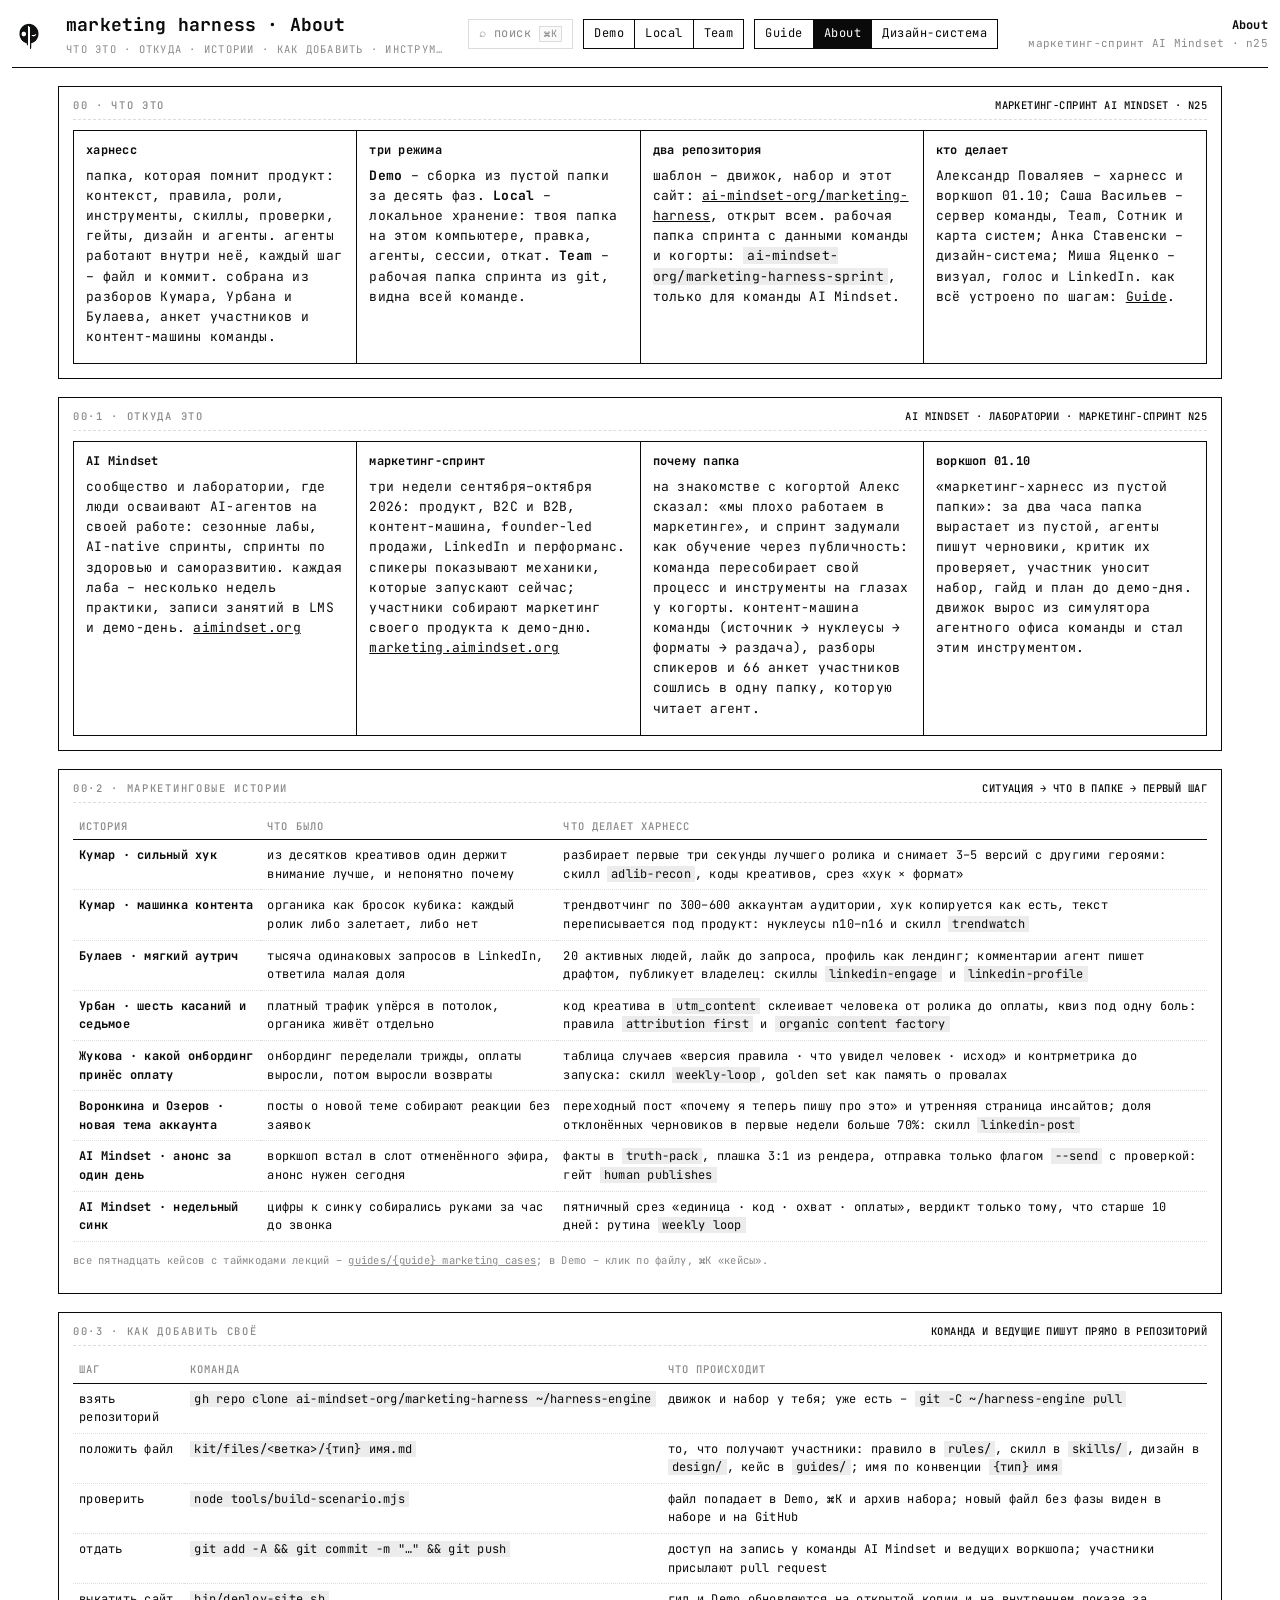
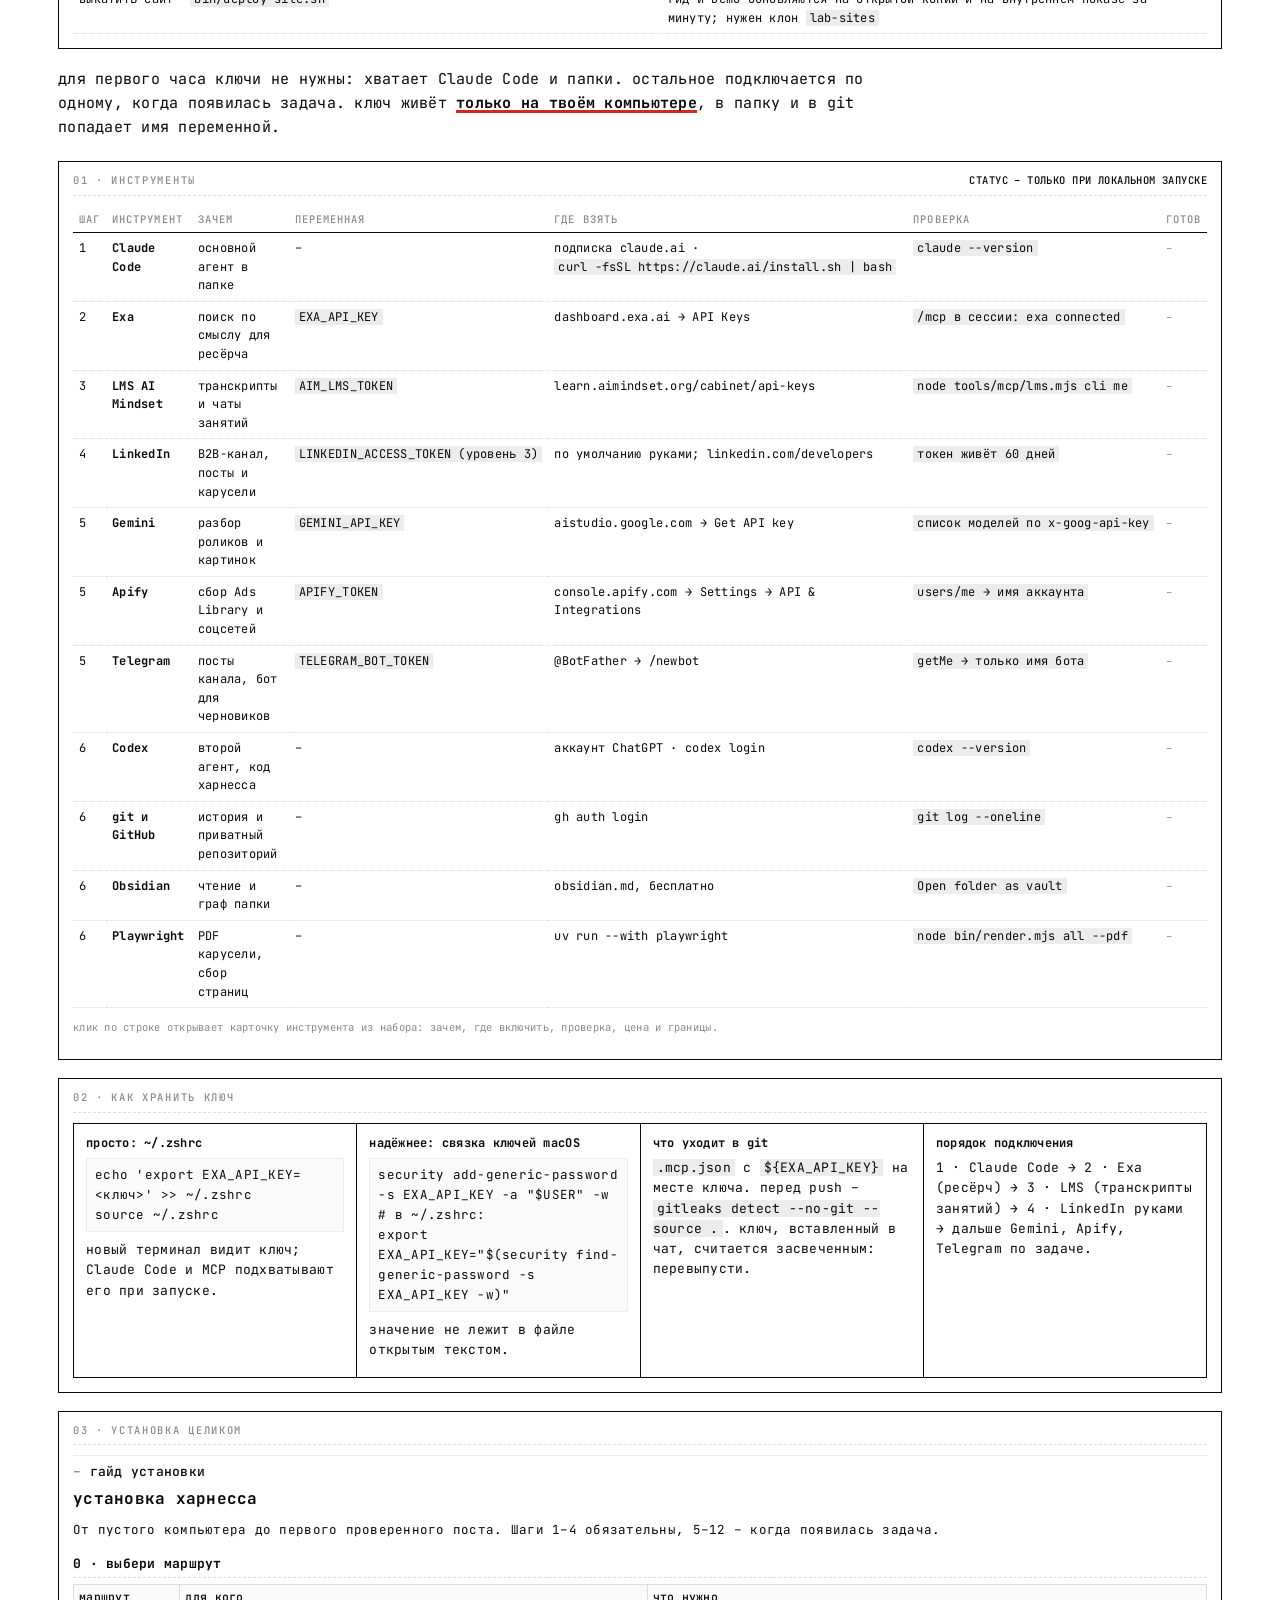
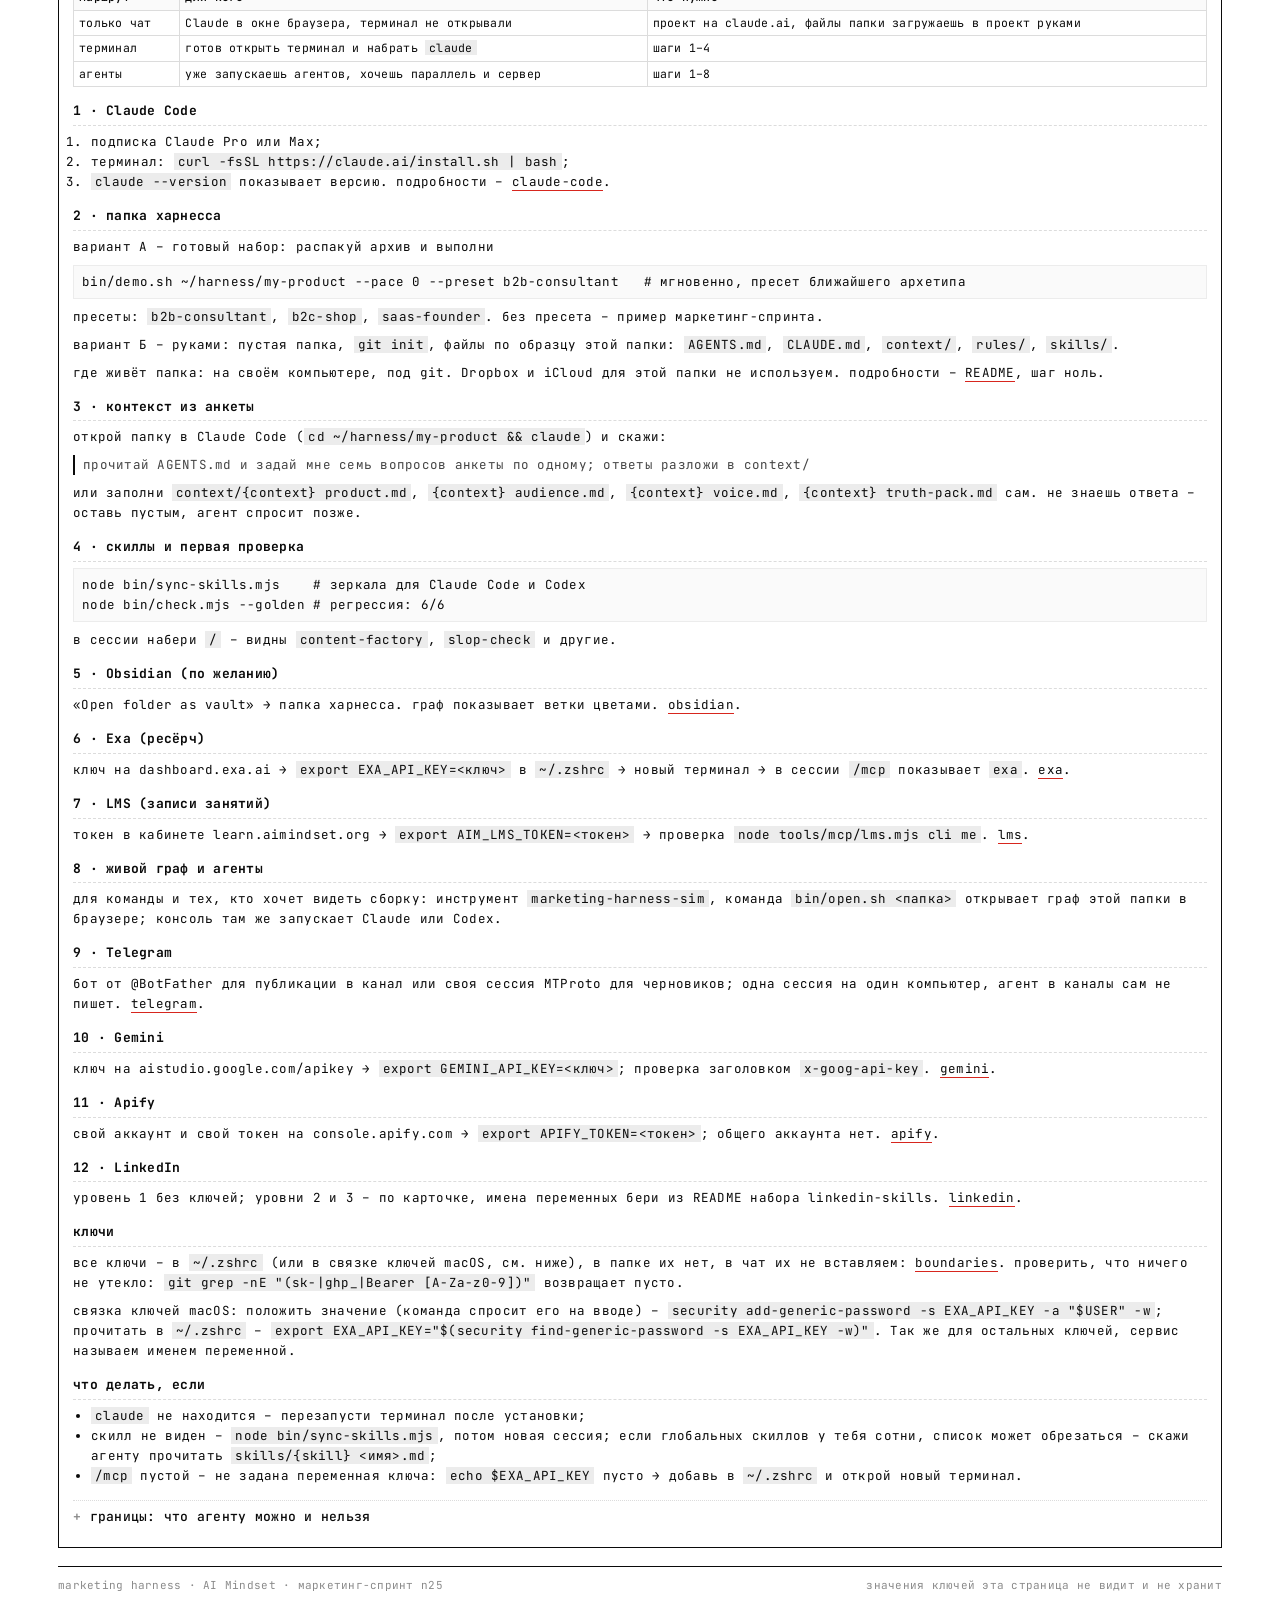
<file: web/access.html>
<!doctype html>
<html lang="ru">
<head>
<meta charset="utf-8">
<meta name="viewport" content="width=device-width, initial-scale=1">
<title>Harness About</title>
<meta name="description" content="About маркетинг-харнесса: что это, из чего состоит, какой инструмент зачем, где взять ключ, как проверить одной командой и что уже готово на этом компьютере.">
<meta property="og:type" content="website">
<meta property="og:title" content="Harness About · маркетинг-спринт AI Mindset">
<meta property="og:description" content="About маркетинг-харнесса: что это, из чего состоит, какой инструмент зачем, где взять ключ, как проверить одной командой и что уже готово на этом компьютере.">
<meta property="og:image" content="https://marketing-harness.lab.aimindset.org/og.png">
<meta name="twitter:card" content="summary_large_image">
<link rel="icon" href="assets/aim-logo.png">
<link rel="preconnect" href="https://fonts.googleapis.com">
<link href="https://fonts.googleapis.com/css2?family=JetBrains+Mono:wght@400;500;700;800&display=swap" rel="stylesheet">
<link rel="stylesheet" href="doc.css">
</head>
<body>
<header id="hd">
  <img class="logo" src="assets/aim-logo.png" alt="AI Mindset">
  <div class="brand"><h1>marketing harness · About</h1><p>что это · откуда · истории · как добавить · инструменты · ключи · проверка</p></div>
  <div class="navs">
    <button class="search" data-search title="поиск по файлам и разделам · ⌘K">⌕ поиск <kbd>⌘K</kbd></button>
    <nav class="modes" aria-label="режим"><a class="mlink" href="index.html" title="Demo: сборка по сценарию">Demo</a><a class="mlink" href="index.html?mode=live" title="Local – локальное хранение: папка на этом компьютере">Local</a><a class="mlink" href="index.html?mode=team" title="Team: рабочая папка спринта из git">Team</a></nav>
    <nav class="pages" aria-label="страницы"><a class="pagelink" href="guide.html">Guide</a><a class="pagelink on" href="access.html">About</a><a class="pagelink" href="design-system-template/">Дизайн-система</a></nav>
  </div>
  <div class="clock"><b>About</b><span>маркетинг-спринт AI Mindset · n25</span></div>
</header>
<div class="wrap">

<section class="panel">
  <h2><span>00 · что это</span><em>маркетинг-спринт AI Mindset · n25</em></h2>
  <div class="cols">
    <div><h3>харнесс</h3><p>папка, которая помнит продукт: контекст, правила, роли, инструменты, скиллы, проверки, гейты, дизайн и агенты. агенты работают внутри неё, каждый шаг – файл и коммит. собрана из разборов Кумара, Урбана и Булаева, анкет участников и контент-машины команды.</p></div>
    <div><h3>три режима</h3><p><b>Demo</b> – сборка из пустой папки за десять фаз. <b>Local</b> – локальное хранение: твоя папка на этом компьютере, правка, агенты, сессии, откат. <b>Team</b> – рабочая папка спринта из git, видна всей команде.</p></div>
    <div><h3>два репозитория</h3><p>шаблон – движок, набор и этот сайт: <a href="https://github.com/ai-mindset-org/marketing-harness" target="_blank" rel="noopener">ai-mindset-org/marketing-harness</a>, открыт всем. рабочая папка спринта с данными команды и когорты: <code>ai-mindset-org/marketing-harness-sprint</code>, только для команды AI Mindset.</p></div>
    <div><h3>кто делает</h3><p>Александр Поваляев – харнесс и воркшоп 01.10; Саша Васильев – сервер команды, Team, Сотник и карта систем; Анка Ставенски – дизайн-система; Миша Яценко – визуал, голос и LinkedIn. как всё устроено по шагам: <a href="guide.html">Guide</a>.</p></div>
  </div>
</section>

<section class="panel" id="origin">
  <h2><span>00·1 · откуда это</span><em>AI Mindset · лаборатории · маркетинг-спринт n25</em></h2>
  <div class="cols">
    <div><h3>AI Mindset</h3><p>сообщество и лаборатории, где люди осваивают AI-агентов на своей работе: сезонные лабы, AI-native спринты, спринты по здоровью и саморазвитию. каждая лаба – несколько недель практики, записи занятий в LMS и демо-день. <a href="https://aimindset.org/" target="_blank" rel="noopener">aimindset.org</a></p></div>
    <div><h3>маркетинг-спринт</h3><p>три недели сентября–октября 2026: продукт, B2C и B2B, контент-машина, founder-led продажи, LinkedIn и перформанс. спикеры показывают механики, которые запускают сейчас; участники собирают маркетинг своего продукта к демо-дню. <a href="https://marketing.aimindset.org/" target="_blank" rel="noopener">marketing.aimindset.org</a></p></div>
    <div><h3>почему папка</h3><p>на знакомстве с когортой Алекс сказал: «мы плохо работаем в маркетинге», и спринт задумали как обучение через публичность: команда пересобирает свой процесс и инструменты на глазах у когорты. контент-машина команды (источник → нуклеусы → форматы → раздача), разборы спикеров и 66 анкет участников сошлись в одну папку, которую читает агент.</p></div>
    <div><h3>воркшоп 01.10</h3><p>«маркетинг-харнесс из пустой папки»: за два часа папка вырастает из пустой, агенты пишут черновики, критик их проверяет, участник уносит набор, гайд и план до демо-дня. движок вырос из симулятора агентного офиса команды и стал этим инструментом.</p></div>
  </div>
</section>

<section class="panel" id="stories">
  <h2><span>00·2 · маркетинговые истории</span><em>ситуация → что в папке → первый шаг</em></h2>
  <table class="t">
    <tr><th>история</th><th>что было</th><th>что делает харнесс</th></tr>
    <tr><td><b>Кумар · сильный хук</b></td><td>из десятков креативов один держит внимание лучше, и непонятно почему</td><td>разбирает первые три секунды лучшего ролика и снимает 3–5 версий с другими героями: скилл <code>adlib-recon</code>, коды креативов, срез «хук × формат»</td></tr>
    <tr><td><b>Кумар · машинка контента</b></td><td>органика как бросок кубика: каждый ролик либо залетает, либо нет</td><td>трендвотчинг по 300–600 аккаунтам аудитории, хук копируется как есть, текст переписывается под продукт: нуклеусы n10–n16 и скилл <code>trendwatch</code></td></tr>
    <tr><td><b>Булаев · мягкий аутрич</b></td><td>тысяча одинаковых запросов в LinkedIn, ответила малая доля</td><td>20 активных людей, лайк до запроса, профиль как лендинг; комментарии агент пишет драфтом, публикует владелец: скиллы <code>linkedin-engage</code> и <code>linkedin-profile</code></td></tr>
    <tr><td><b>Урбан · шесть касаний и седьмое</b></td><td>платный трафик упёрся в потолок, органика живёт отдельно</td><td>код креатива в <code>utm_content</code> склеивает человека от ролика до оплаты, квиз под одну боль: правила <code>attribution first</code> и <code>organic content factory</code></td></tr>
    <tr><td><b>Жукова · какой онбординг принёс оплату</b></td><td>онбординг переделали трижды, оплаты выросли, потом выросли возвраты</td><td>таблица случаев «версия правила · что увидел человек · исход» и контрметрика до запуска: скилл <code>weekly-loop</code>, golden set как память о провалах</td></tr>
    <tr><td><b>Воронкина и Озеров · новая тема аккаунта</b></td><td>посты о новой теме собирают реакции без заявок</td><td>переходный пост «почему я теперь пишу про это» и утренняя страница инсайтов; доля отклонённых черновиков в первые недели больше 70%: скилл <code>linkedin-post</code></td></tr>
    <tr><td><b>AI Mindset · анонс за один день</b></td><td>воркшоп встал в слот отменённого эфира, анонс нужен сегодня</td><td>факты в <code>truth-pack</code>, плашка 3:1 из рендера, отправка только флагом <code>--send</code> с проверкой: гейт <code>human publishes</code></td></tr>
    <tr><td><b>AI Mindset · недельный синк</b></td><td>цифры к синку собирались руками за час до звонка</td><td>пятничный срез «единица · код · охват · оплаты», вердикт только тому, что старше 10 дней: рутина <code>weekly loop</code></td></tr>
  </table>
  <p class="cap">все пятнадцать кейсов с таймкодами лекций – <a href="https://github.com/ai-mindset-org/marketing-harness/blob/main/kit/files/guides/%7Bguide%7D%20marketing%20cases.md" target="_blank" rel="noopener">guides/{guide} marketing cases</a>; в Demo – клик по файлу, ⌘K «кейсы».</p>
</section>

<section class="panel" id="contribute">
  <h2><span>00·3 · как добавить своё</span><em>команда и ведущие пишут прямо в репозиторий</em></h2>
  <table class="t">
    <tr><th>шаг</th><th>команда</th><th>что происходит</th></tr>
    <tr><td>взять репозиторий</td><td><code>gh repo clone ai-mindset-org/marketing-harness ~/harness-engine</code></td><td>движок и набор у тебя; уже есть – <code>git -C ~/harness-engine pull</code></td></tr>
    <tr><td>положить файл</td><td><code>kit/files/&lt;ветка&gt;/{тип} имя.md</code></td><td>то, что получают участники: правило в <code>rules/</code>, скилл в <code>skills/</code>, дизайн в <code>design/</code>, кейс в <code>guides/</code>; имя по конвенции <code>{тип} имя</code></td></tr>
    <tr><td>проверить</td><td><code>node tools/build-scenario.mjs</code></td><td>файл попадает в Demo, ⌘K и архив набора; новый файл без фазы виден в наборе и на GitHub</td></tr>
    <tr><td>отдать</td><td><code>git add -A &amp;&amp; git commit -m "…" &amp;&amp; git push</code></td><td>доступ на запись у команды AI Mindset и ведущих воркшопа; участники присылают pull request</td></tr>
    <tr><td>выкатить сайт</td><td><code>bin/deploy-site.sh</code></td><td>гид и Demo обновляются на открытой копии и на внутреннем показе за минуту; нужен клон <code>lab-sites</code></td></tr>
  </table>
</section>

<p class="lead">для первого часа ключи не нужны: хватает Claude Code и папки. остальное подключается по одному, когда появилась задача. ключ живёт <b>только на твоём компьютере</b>, в папку и в git попадает имя переменной.</p>

<section class="panel">
  <h2><span>01 · инструменты</span><em id="liveNote">статус – только при локальном запуске</em></h2>
  <table class="t" id="tbl"></table>
  <p class="cap">клик по строке открывает карточку инструмента из набора: зачем, где включить, проверка, цена и границы.</p>
</section>

<section class="panel">
  <h2><span>02 · как хранить ключ</span></h2>
  <div class="cols">
    <div><h3>просто: ~/.zshrc</h3><pre class="md"><code>echo 'export EXA_API_KEY=&lt;ключ&gt;' &gt;&gt; ~/.zshrc
source ~/.zshrc</code></pre><p>новый терминал видит ключ; Claude Code и MCP подхватывают его при запуске.</p></div>
    <div><h3>надёжнее: связка ключей macOS</h3><pre class="md"><code>security add-generic-password -s EXA_API_KEY -a "$USER" -w
# в ~/.zshrc:
export EXA_API_KEY="$(security find-generic-password -s EXA_API_KEY -w)"</code></pre><p>значение не лежит в файле открытым текстом.</p></div>
    <div><h3>что уходит в git</h3><p><code>.mcp.json</code> с <code>${EXA_API_KEY}</code> на месте ключа. перед push – <code>gitleaks detect --no-git --source .</code>. ключ, вставленный в чат, считается засвеченным: перевыпусти.</p></div>
    <div><h3>порядок подключения</h3><p>1 · Claude Code → 2 · Exa (ресёрч) → 3 · LMS (транскрипты занятий) → 4 · LinkedIn руками → дальше Gemini, Apify, Telegram по задаче.</p></div>
  </div>
</section>

<section class="panel">
  <h2><span>03 · установка целиком</span></h2>
  <details class="doc" open><summary>гайд установки</summary><div class="md" data-render="guides/{guide} setup.md"></div></details>
  <details class="doc"><summary>границы: что агенту можно и нельзя</summary><div class="md" data-render="rules/{rule} boundaries.md"></div></details>
</section>

<footer><span>marketing harness · AI Mindset · маркетинг-спринт n25</span><span>значения ключей эта страница не видит и не хранит</span></footer>
</div>

<aside id="drawer" hidden><header><div><b></b><span></span></div><button aria-label="закрыть">×</button></header><div class="md"></div></aside>

<script src="doc.js"></script>
<script>
(async () => {
  const H = window.HDOC;
  await H.load();
  document.querySelectorAll('[data-render]').forEach((el) => { const d = H.docs()[el.dataset.render]; el.innerHTML = d ? H.md(d) : '<p class="cap">файла нет в наборе</p>'; });
  // step · tool · why · variable · where to get it · check · status ids from /api/tools
  const T = [
    [1, 'claude-code', 'Claude Code', 'основной агент в папке', '–', 'подписка claude.ai · <code>curl -fsSL https://claude.ai/install.sh | bash</code>', 'claude --version', ['claude']],
    [2, 'exa', 'Exa', 'поиск по смыслу для ресёрча', 'EXA_API_KEY', 'dashboard.exa.ai → API Keys', '/mcp в сессии: exa connected', ['exa']],
    [3, 'lms', 'LMS AI Mindset', 'транскрипты и чаты занятий', 'AIM_LMS_TOKEN', 'learn.aimindset.org/cabinet/api-keys', 'node tools/mcp/lms.mjs cli me', ['lms', 'lms-api']],
    [4, 'linkedin', 'LinkedIn', 'B2B-канал, посты и карусели', 'LINKEDIN_ACCESS_TOKEN (уровень 3)', 'по умолчанию руками; linkedin.com/developers', 'токен живёт 60 дней', ['linkedin']],
    [5, 'gemini', 'Gemini', 'разбор роликов и картинок', 'GEMINI_API_KEY', 'aistudio.google.com → Get API key', 'список моделей по x-goog-api-key', ['gemini']],
    [5, 'apify', 'Apify', 'сбор Ads Library и соцсетей', 'APIFY_TOKEN', 'console.apify.com → Settings → API & Integrations', 'users/me → имя аккаунта', ['apify']],
    [5, 'telegram', 'Telegram', 'посты канала, бот для черновиков', 'TELEGRAM_BOT_TOKEN', '@BotFather → /newbot', 'getMe → только имя бота', ['telegram']],
    [6, 'codex', 'Codex', 'второй агент, код харнесса', '–', 'аккаунт ChatGPT · codex login', 'codex --version', ['codex']],
    [6, 'git-github', 'git и GitHub', 'история и приватный репозиторий', '–', 'gh auth login', 'git log --oneline', ['gh']],
    [6, 'obsidian', 'Obsidian', 'чтение и граф папки', '–', 'obsidian.md, бесплатно', 'Open folder as vault', ['obsidian']],
    [6, 'playwright', 'Playwright', 'PDF карусели, сбор страниц', '–', 'uv run --with playwright', 'node bin/render.mjs all --pdf', []],
  ];
  let live = null;
  if (/^(localhost|127\.0\.0\.1)$/.test(location.hostname)) {
    try { const r = await fetch('/api/tools', { cache: 'no-store' }); if (r.ok) live = (await r.json()).tools; } catch { /* static copy */ }
  }
  if (live) document.getElementById('liveNote').textContent = 'статус этого компьютера · ключи: задан или нет';
  const state = (ids) => {
    if (!live || !ids.length) return '<span class="cap">–</span>';
    return ids.map((id) => { const t = live.find((x) => x.id === id); return t ? `<span class="dot ${t.ready ? 'ok' : 'no'}" title="${H.esc(t.what)}"></span>` : ''; }).join(' ');
  };
  document.getElementById('tbl').innerHTML = '<tr><th>шаг</th><th>инструмент</th><th>зачем</th><th>переменная</th><th>где взять</th><th>проверка</th><th>готов</th></tr>'
    + T.map(([step, id, name, why, env, where, check, ids]) => {
      const card = `tools/{tool} ${id}.md`;
      return `<tr ${H.has(card) ? `data-doc="${H.esc(card)}" style="cursor:pointer"` : ''}><td>${step}</td><td><b>${H.esc(name)}</b></td><td>${H.esc(why)}</td><td>${env === '–' ? '–' : `<code>${H.esc(env)}</code>`}</td><td>${where}</td><td><code>${H.esc(check)}</code></td><td>${state(ids)}</td></tr>`;
    }).join('');
})();
</script>
</body>
</html>
</file>
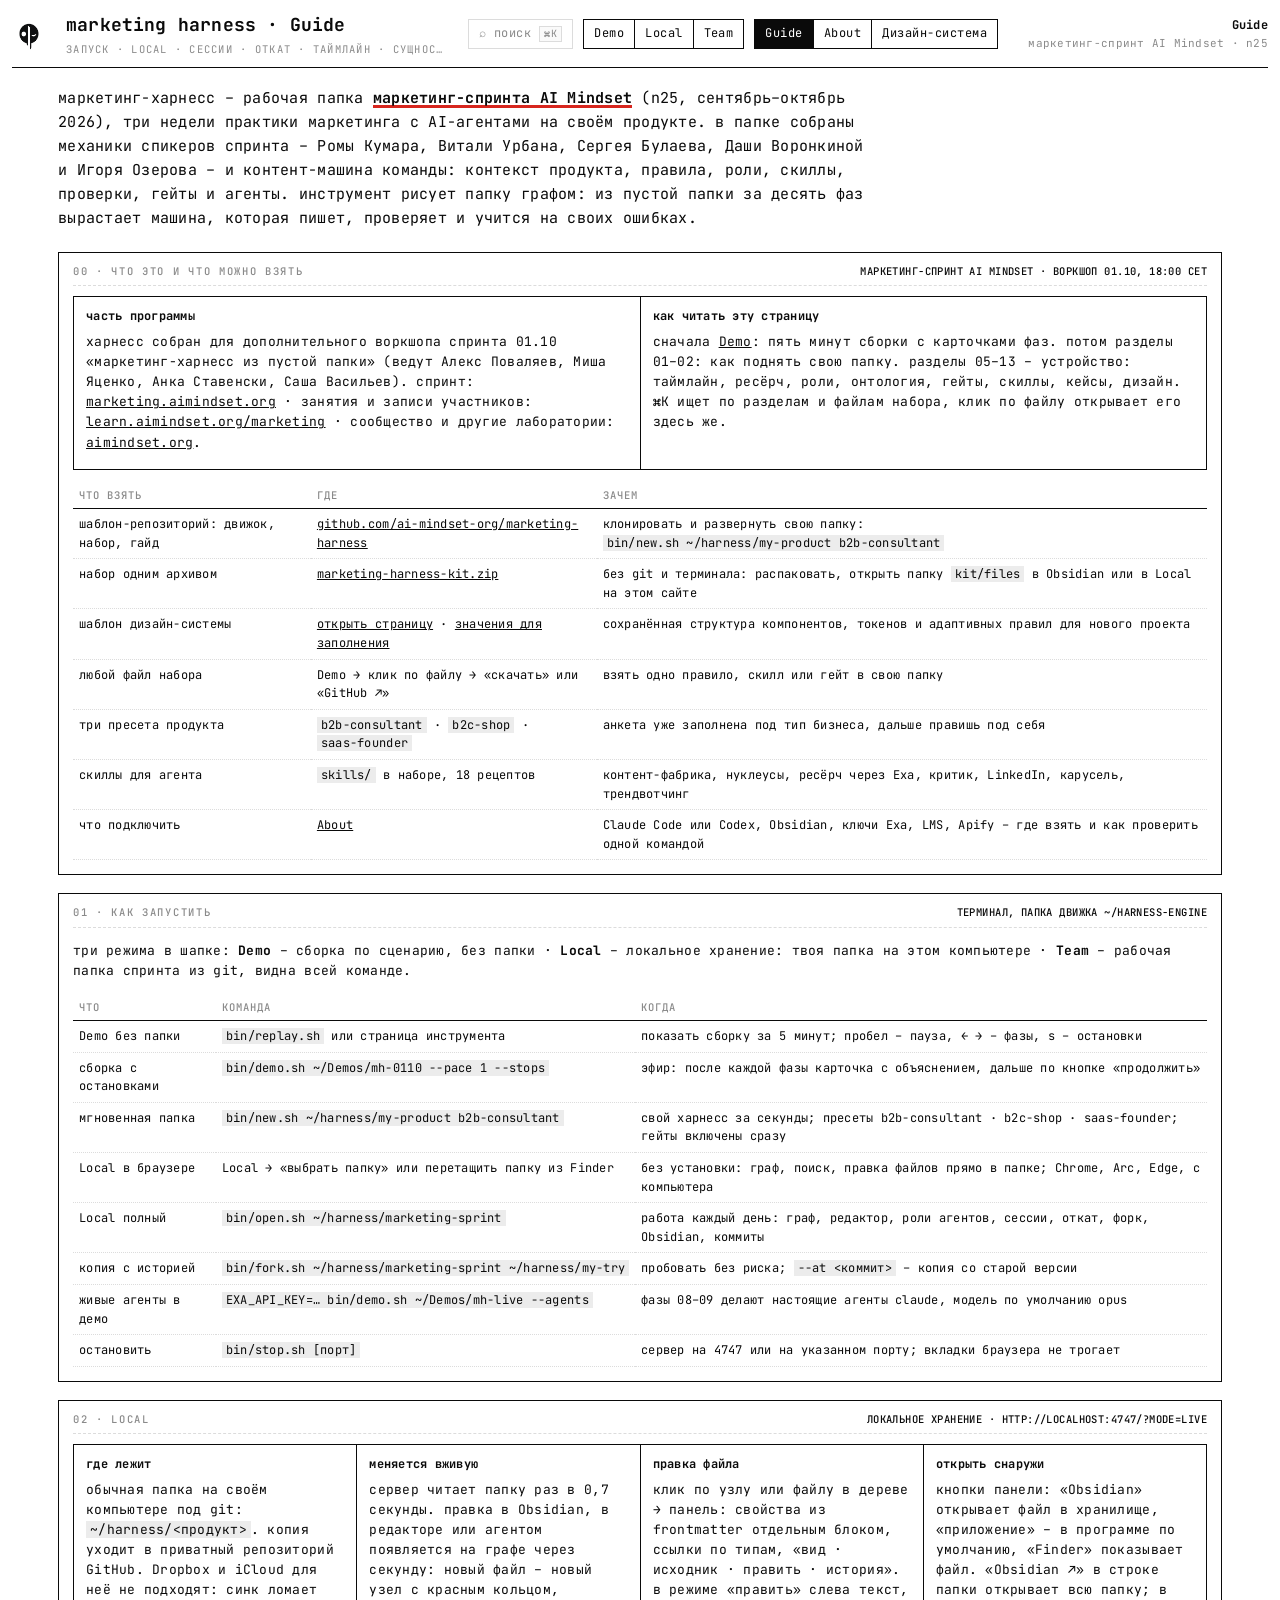
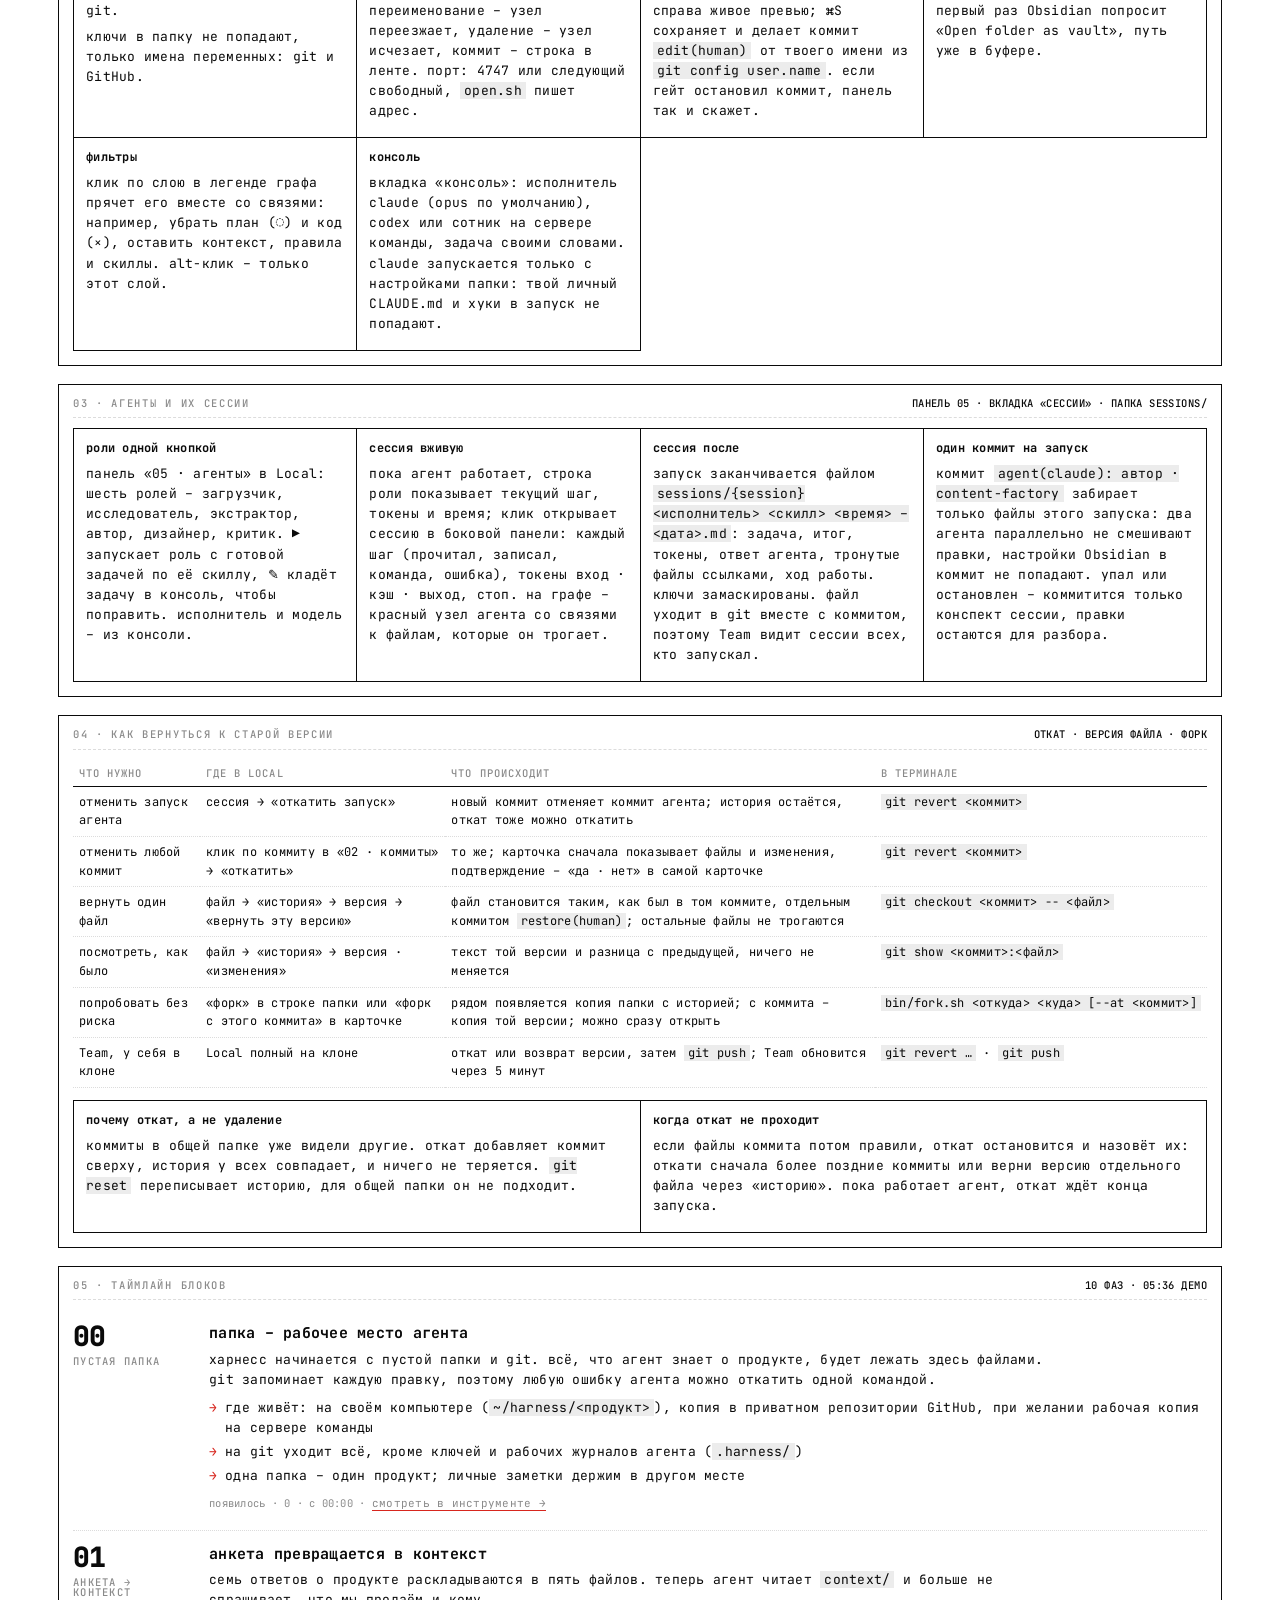
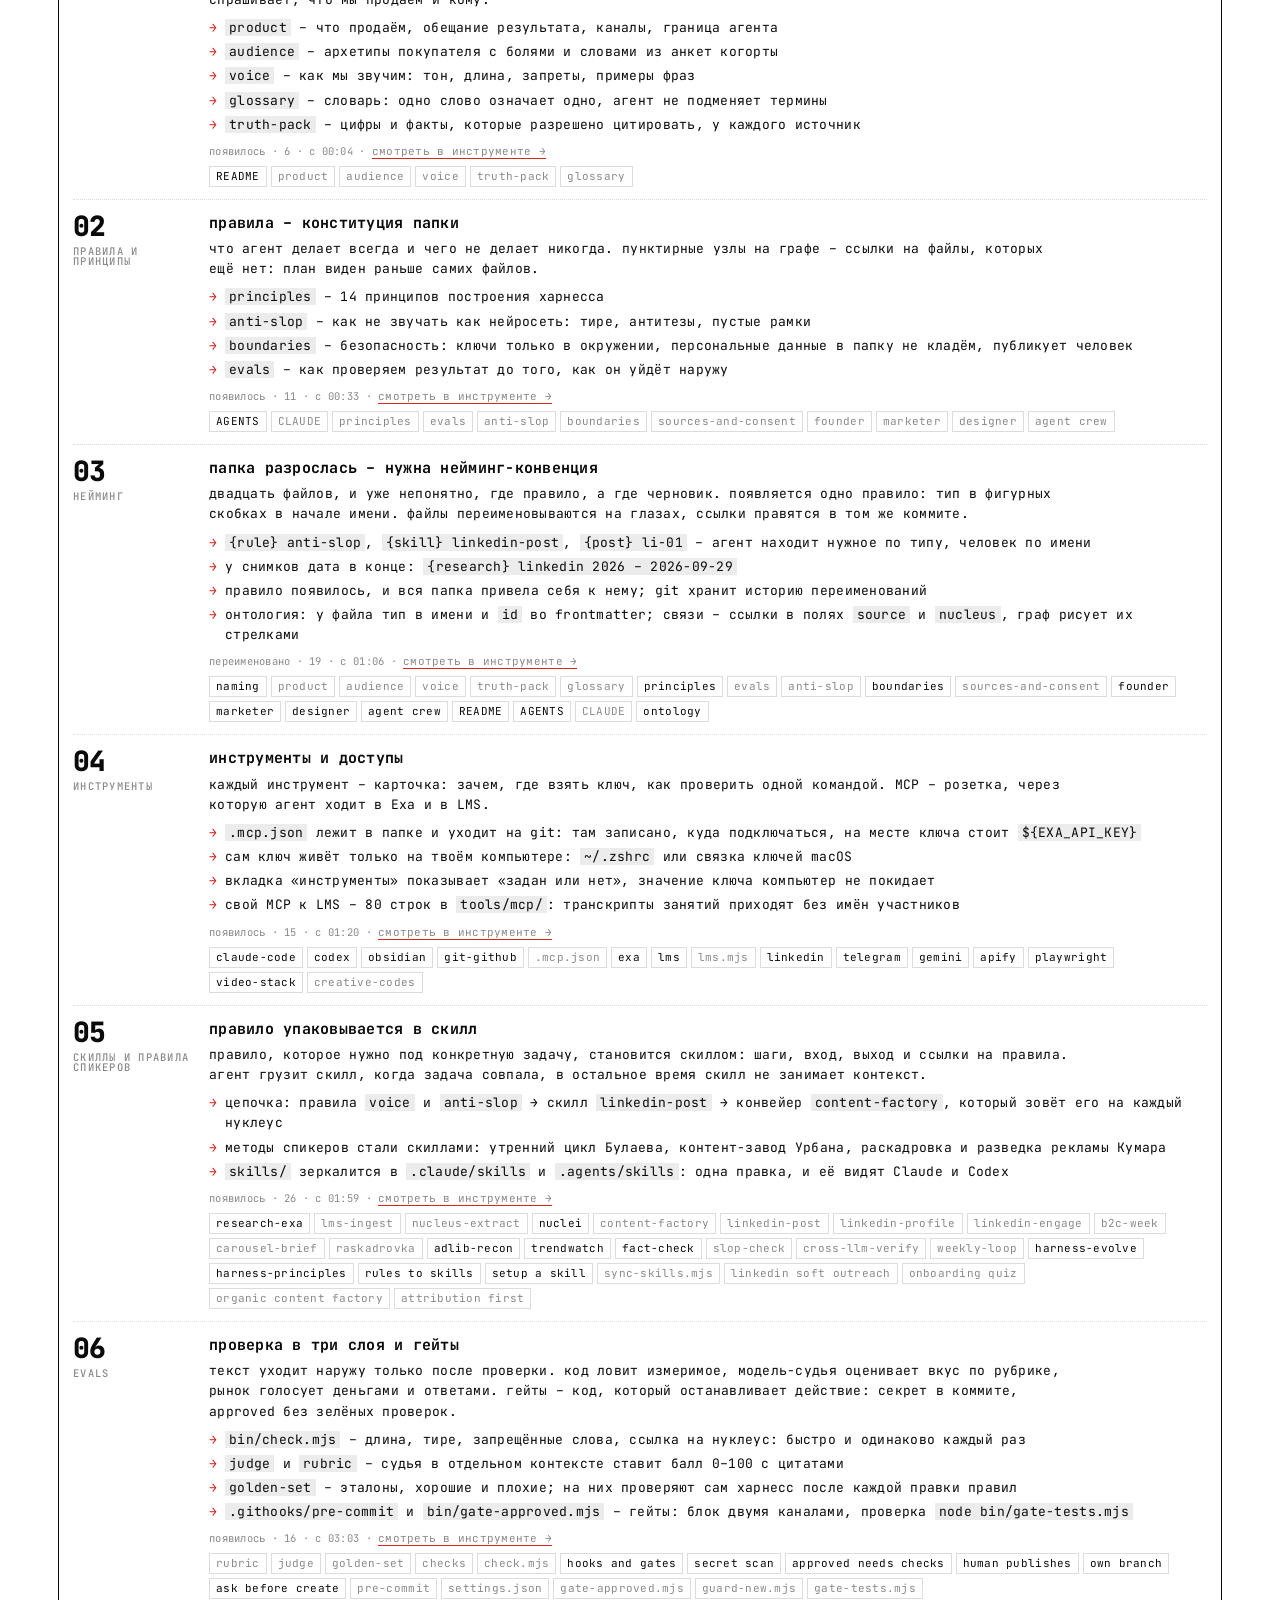
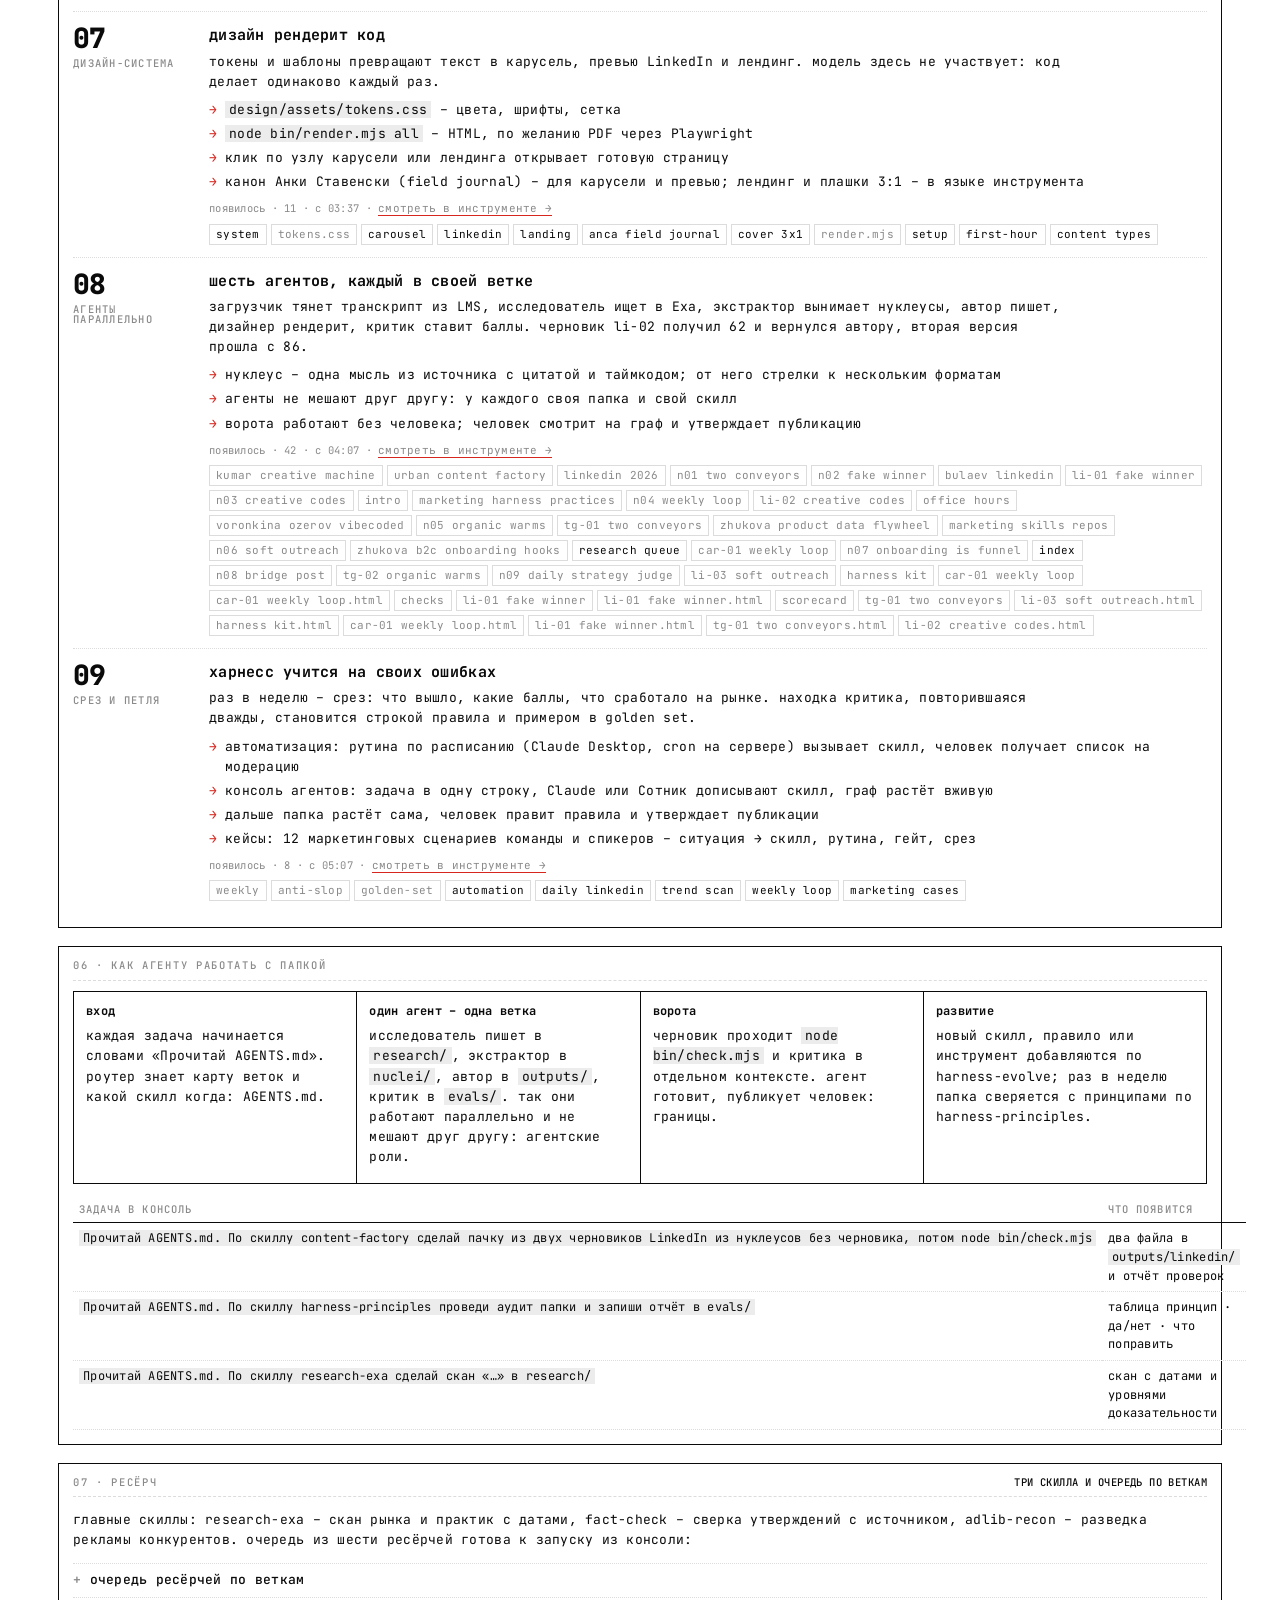
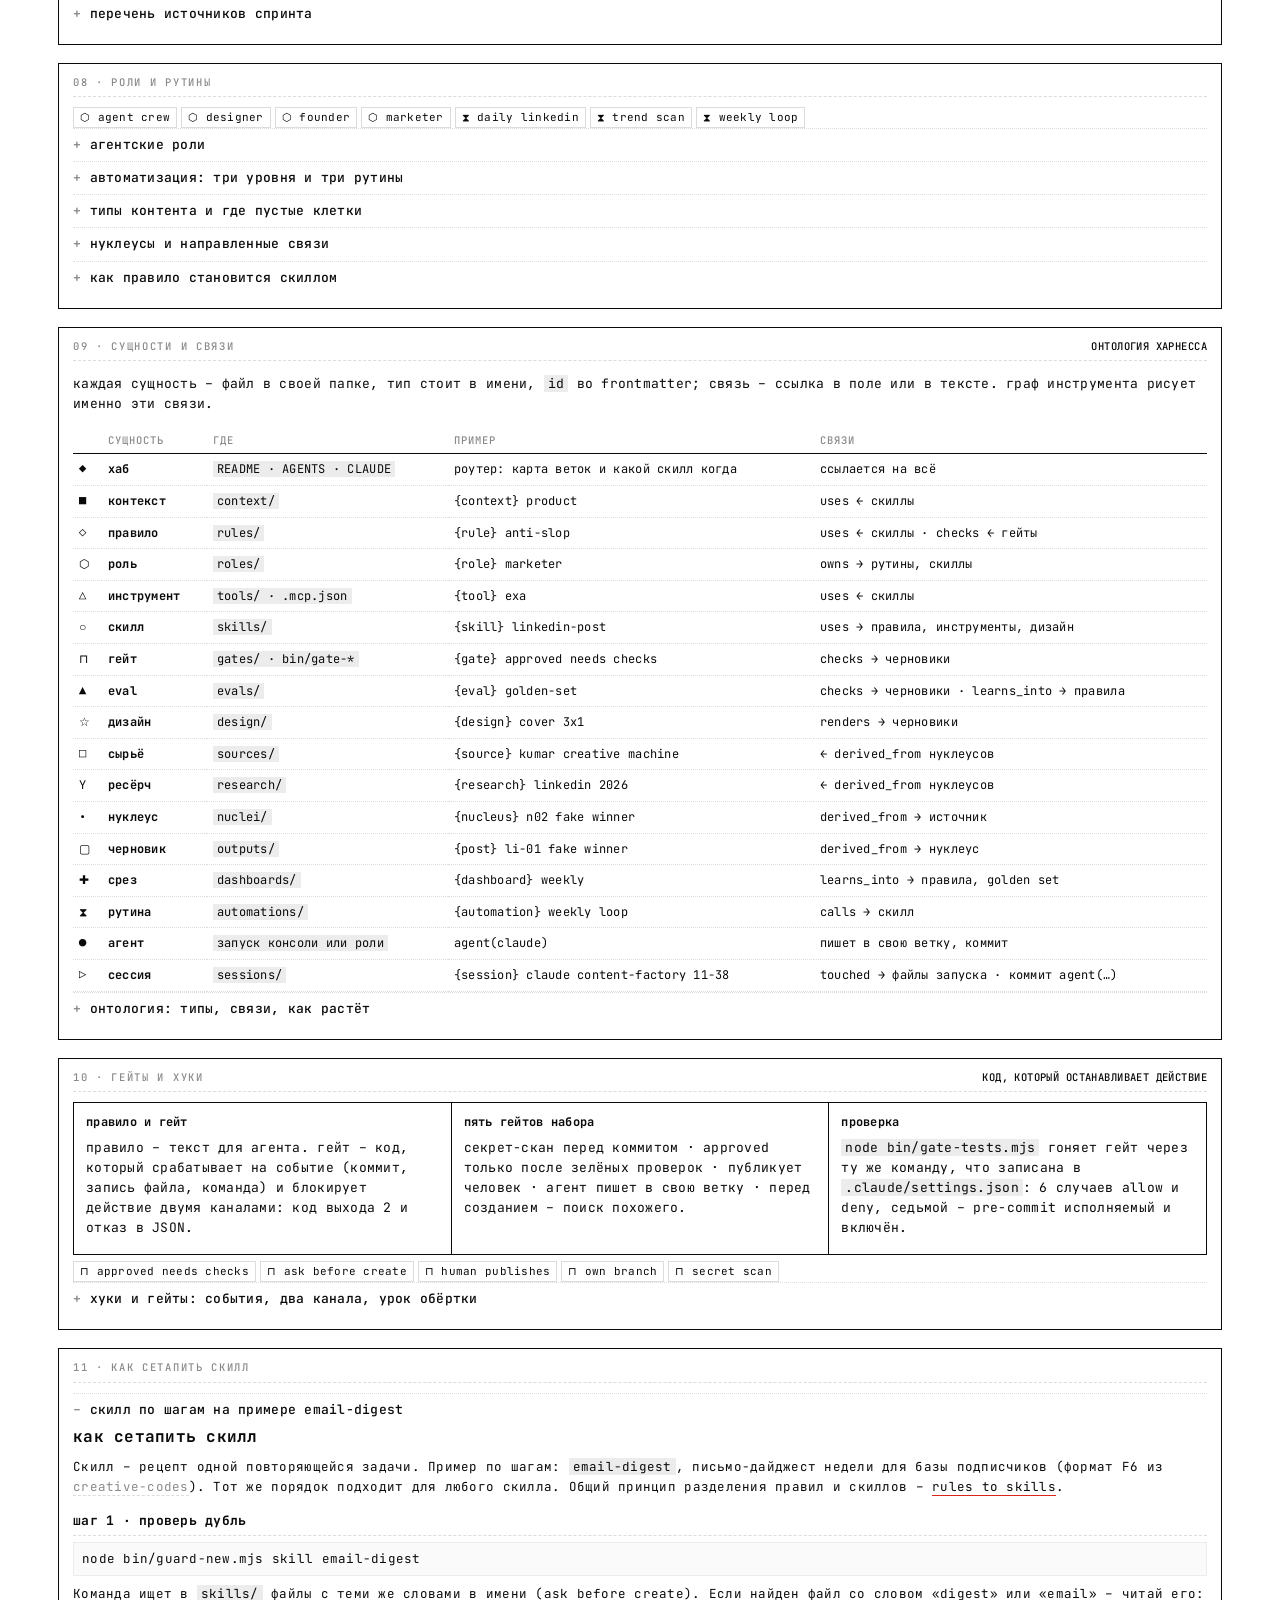
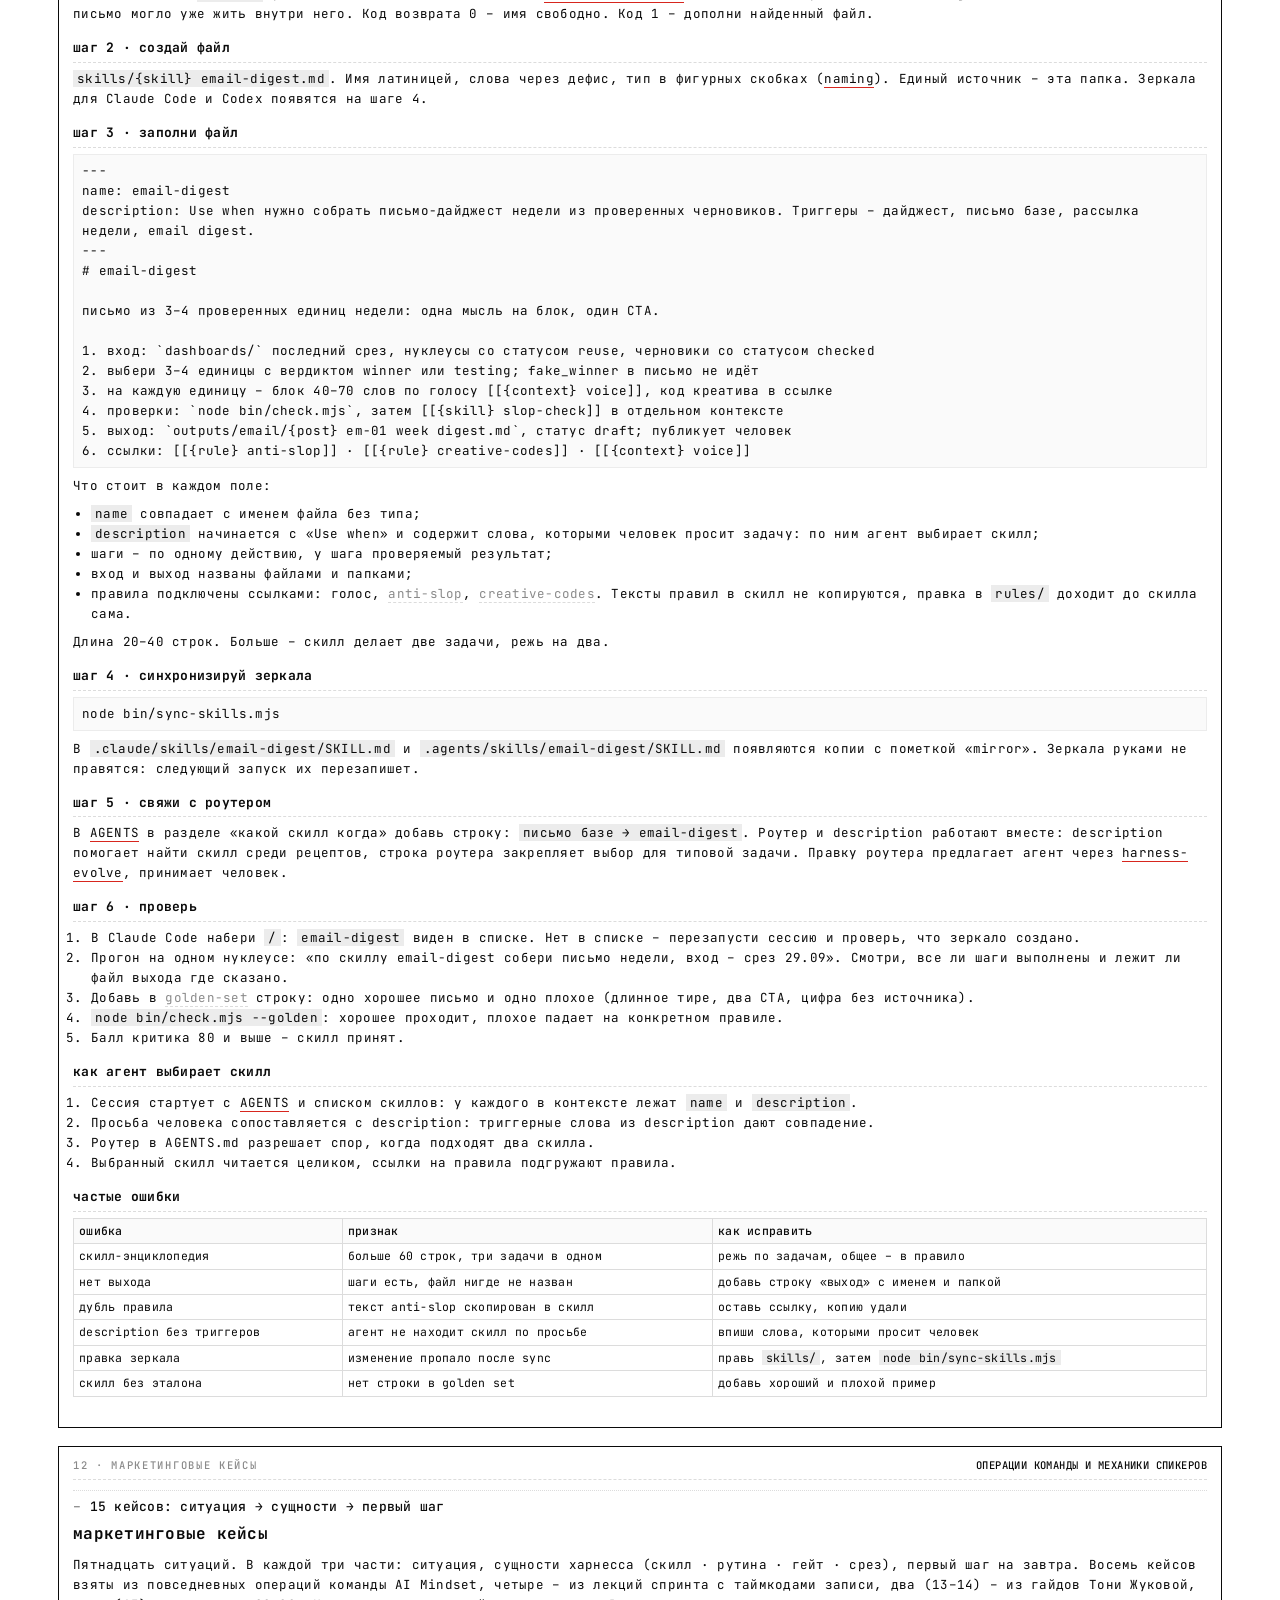
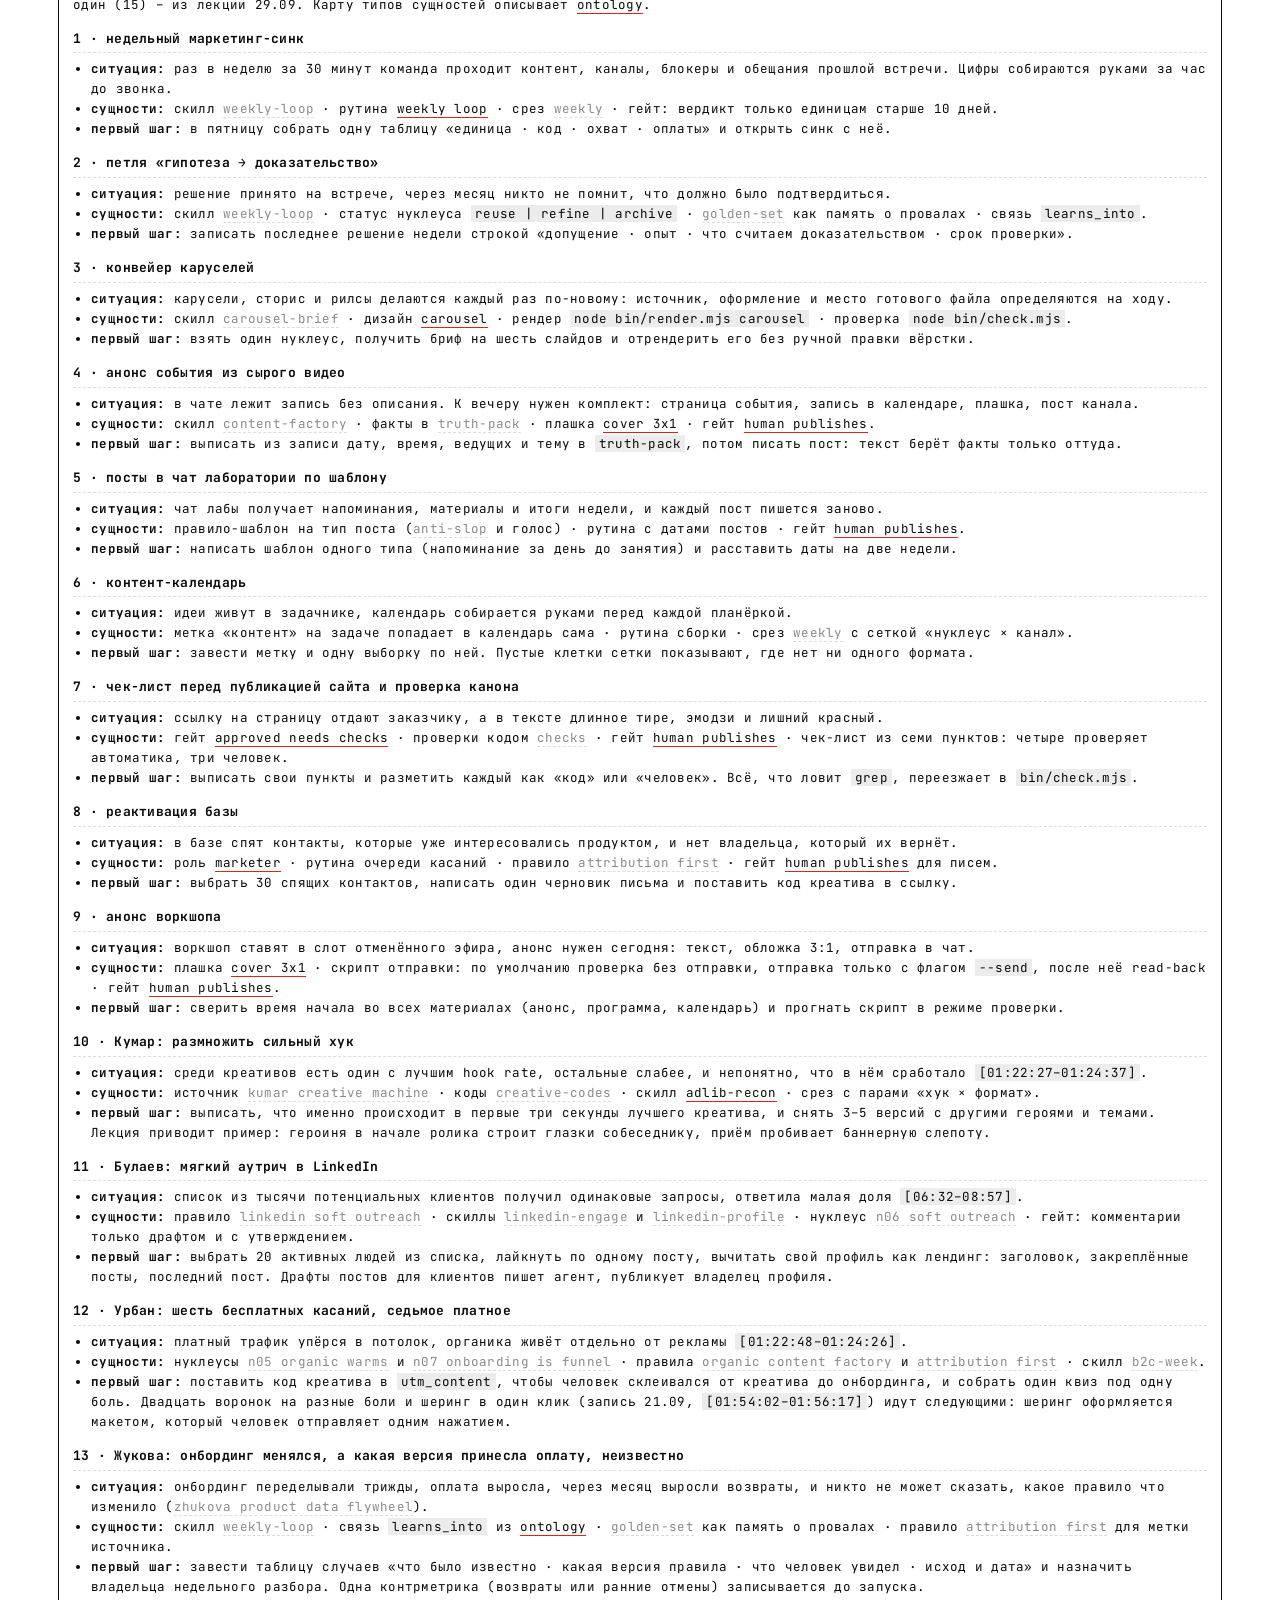
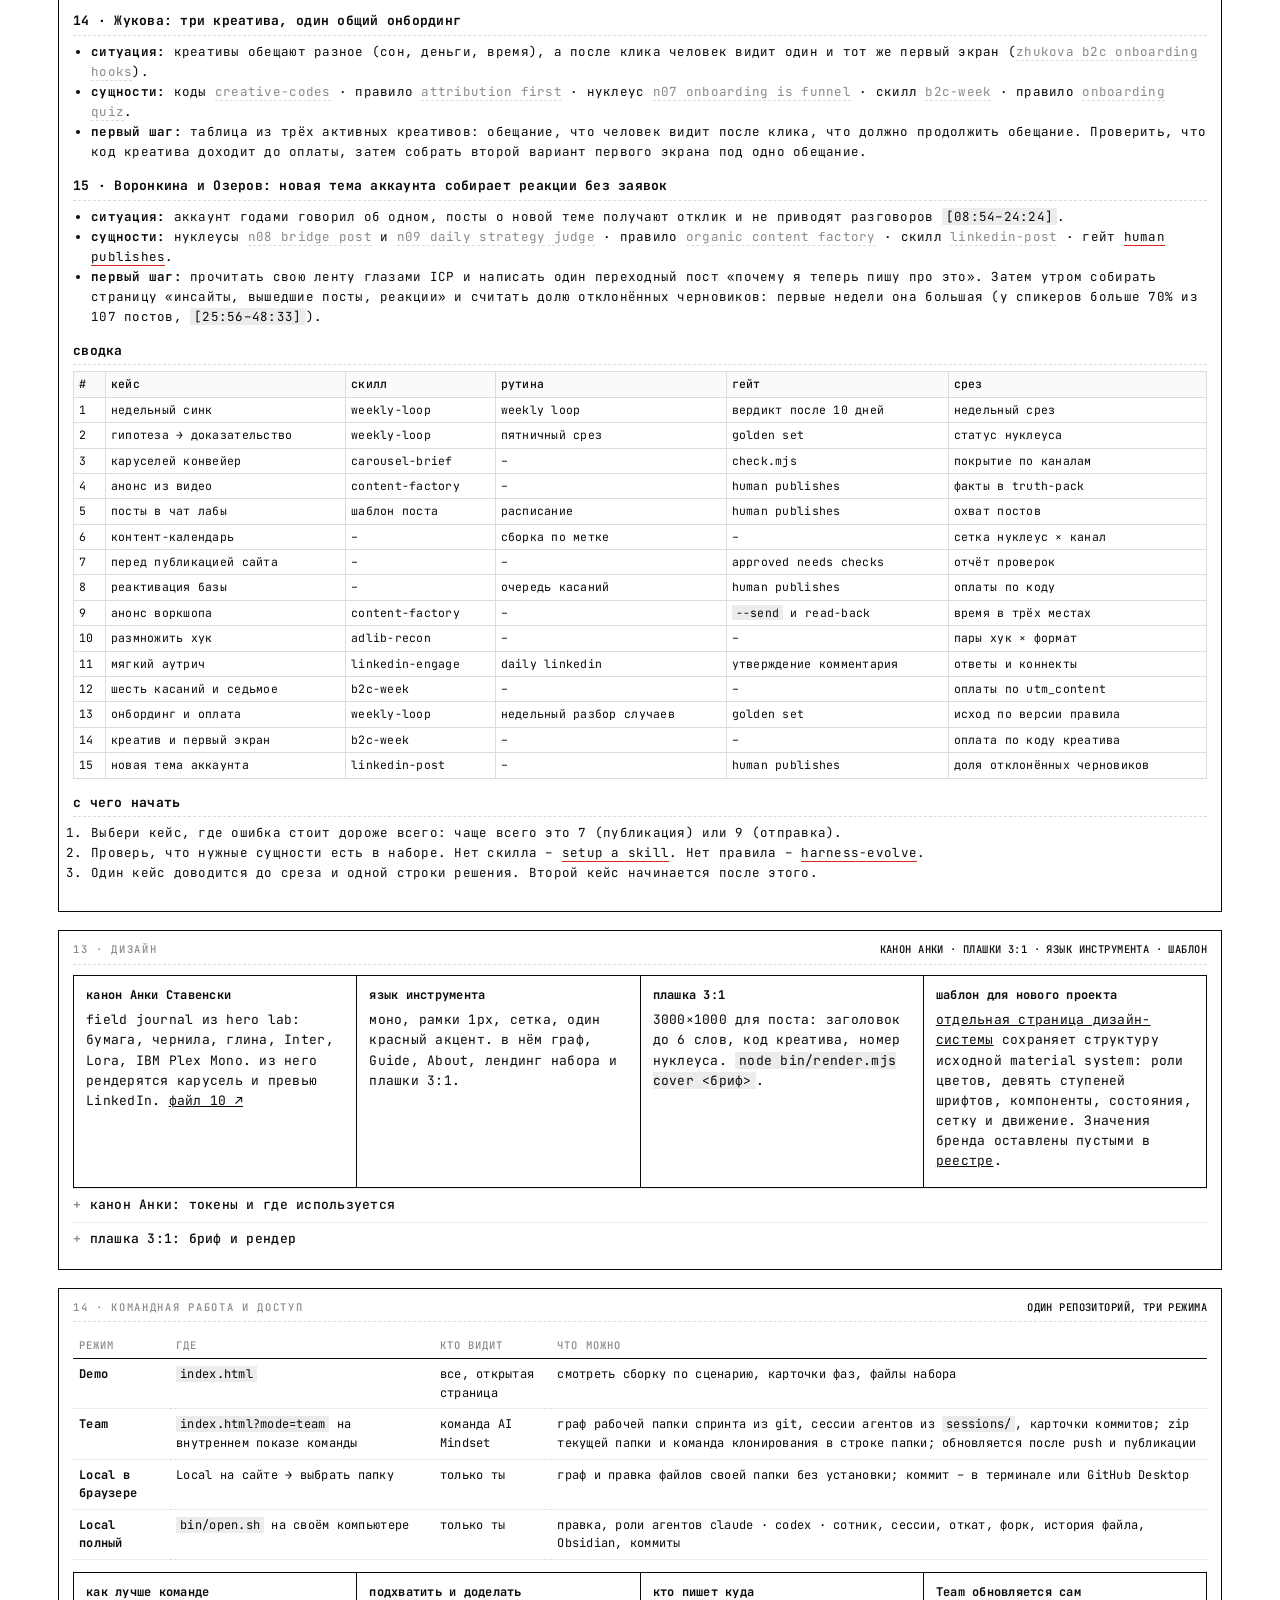
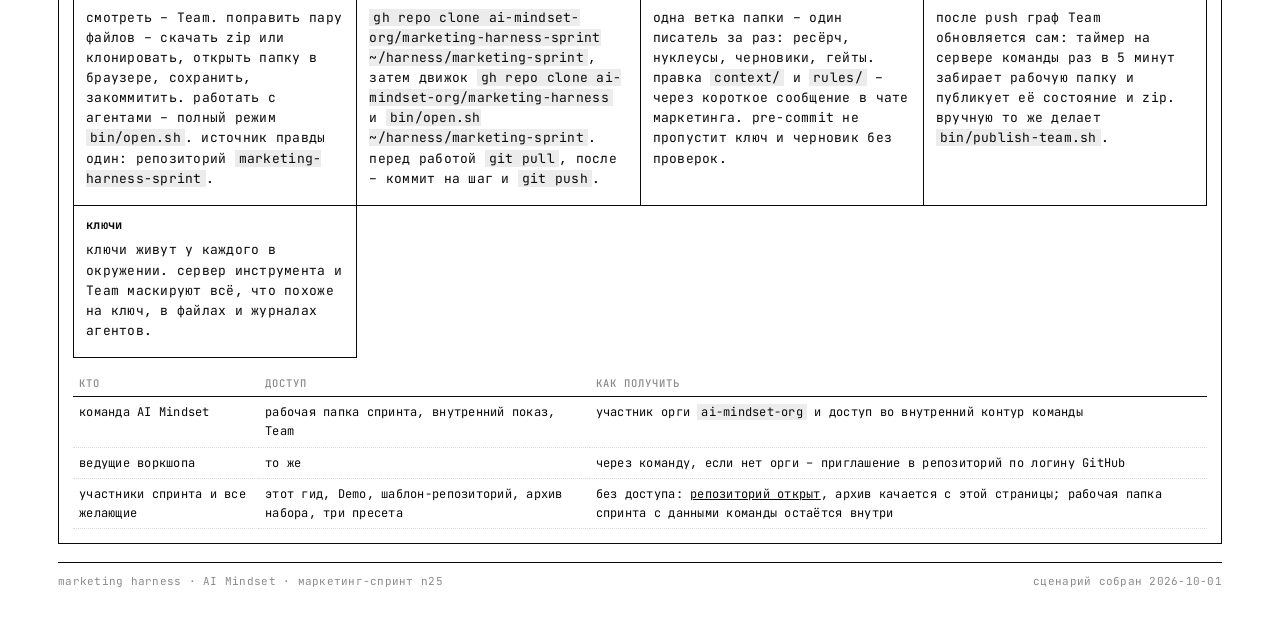
<file: web/guide.html>
<!doctype html>
<html lang="ru">
<head>
<meta charset="utf-8">
<meta name="viewport" content="width=device-width, initial-scale=1">
<title>Marketing Harness Guide</title>
<meta name="description" content="Guide маркетинг-харнесса: как запустить Local, в каком порядке растут блоки, как агенты работают внутри, сессии, откат и форк, ресёрч, роли и автоматизации.">
<meta property="og:type" content="website">
<meta property="og:title" content="Marketing Harness Guide · маркетинг-спринт AI Mindset">
<meta property="og:description" content="Guide маркетинг-харнесса: как запустить Local, в каком порядке растут блоки, как агенты работают внутри, сессии, откат и форк, ресёрч, роли и автоматизации.">
<meta property="og:image" content="https://marketing-harness.lab.aimindset.org/og.png">
<meta name="twitter:card" content="summary_large_image">
<link rel="icon" href="assets/aim-logo.png">
<link rel="preconnect" href="https://fonts.googleapis.com">
<link href="https://fonts.googleapis.com/css2?family=JetBrains+Mono:wght@400;500;700;800&display=swap" rel="stylesheet">
<link rel="stylesheet" href="doc.css">
</head>
<body>
<header id="hd">
  <img class="logo" src="assets/aim-logo.png" alt="AI Mindset">
  <div class="brand"><h1>marketing harness · Guide</h1><p>запуск · Local · сессии · откат · таймлайн · сущности · гейты · кейсы · Team</p></div>
  <div class="navs">
    <button class="search" data-search title="поиск по файлам и разделам · ⌘K">⌕ поиск <kbd>⌘K</kbd></button>
    <nav class="modes" aria-label="режим"><a class="mlink" href="index.html" title="Demo: сборка по сценарию">Demo</a><a class="mlink" href="index.html?mode=live" title="Local – локальное хранение: папка на этом компьютере">Local</a><a class="mlink" href="index.html?mode=team" title="Team: рабочая папка спринта из git">Team</a></nav>
    <nav class="pages" aria-label="страницы"><a class="pagelink on" href="guide.html">Guide</a><a class="pagelink" href="access.html">About</a><a class="pagelink" href="design-system-template/">Дизайн-система</a></nav>
  </div>
  <div class="clock"><b>Guide</b><span>маркетинг-спринт AI Mindset · n25</span></div>
</header>
<div class="wrap">

<p class="lead">маркетинг-харнесс – рабочая папка <b>маркетинг-спринта AI Mindset</b> (n25, сентябрь–октябрь 2026), три недели практики маркетинга с AI-агентами на своём продукте. в папке собраны механики спикеров спринта – Ромы Кумара, Витали Урбана, Сергея Булаева, Даши Воронкиной и Игоря Озерова – и контент-машина команды: контекст продукта, правила, роли, скиллы, проверки, гейты и агенты. инструмент рисует папку графом: из пустой папки за десять фаз вырастает машина, которая пишет, проверяет и учится на своих ошибках.</p>

<section class="panel" id="about">
  <h2><span>00 · что это и что можно взять</span><em>маркетинг-спринт AI Mindset · воркшоп 01.10, 18:00 CET</em></h2>
  <div class="cols">
    <div><h3>часть программы</h3><p>харнесс собран для дополнительного воркшопа спринта 01.10 «маркетинг-харнесс из пустой папки» (ведут Алекс Поваляев, Миша Яценко, Анка Ставенски, Саша Васильев). спринт: <a href="https://marketing.aimindset.org/" target="_blank" rel="noopener">marketing.aimindset.org</a> · занятия и записи участников: <a href="https://learn.aimindset.org/marketing" target="_blank" rel="noopener">learn.aimindset.org/marketing</a> · сообщество и другие лаборатории: <a href="https://aimindset.org/" target="_blank" rel="noopener">aimindset.org</a>.</p></div>
    <div><h3>как читать эту страницу</h3><p>сначала <a href="index.html">Demo</a>: пять минут сборки с карточками фаз. потом разделы 01–02: как поднять свою папку. разделы 05–13 – устройство: таймлайн, ресёрч, роли, онтология, гейты, скиллы, кейсы, дизайн. ⌘K ищет по разделам и файлам набора, клик по файлу открывает его здесь же.</p></div>
  </div>
  <table class="t" style="margin-top:12px">
    <tr><th>что взять</th><th>где</th><th>зачем</th></tr>
    <tr><td>шаблон-репозиторий: движок, набор, гайд</td><td><a href="https://github.com/ai-mindset-org/marketing-harness" target="_blank" rel="noopener">github.com/ai-mindset-org/marketing-harness</a></td><td>клонировать и развернуть свою папку: <code>bin/new.sh ~/harness/my-product b2b-consultant</code></td></tr>
    <tr><td>набор одним архивом</td><td><a href="marketing-harness-kit.zip">marketing-harness-kit.zip</a></td><td>без git и терминала: распаковать, открыть папку <code>kit/files</code> в Obsidian или в Local на этом сайте</td></tr>
    <tr><td>шаблон дизайн-системы</td><td><a href="design-system-template/">открыть страницу</a> · <a href="design-system-template/template-values.json">значения для заполнения</a></td><td>сохранённая структура компонентов, токенов и адаптивных правил для нового проекта</td></tr>
    <tr><td>любой файл набора</td><td>Demo → клик по файлу → «скачать» или «GitHub ↗»</td><td>взять одно правило, скилл или гейт в свою папку</td></tr>
    <tr><td>три пресета продукта</td><td><code>b2b-consultant</code> · <code>b2c-shop</code> · <code>saas-founder</code></td><td>анкета уже заполнена под тип бизнеса, дальше правишь под себя</td></tr>
    <tr><td>скиллы для агента</td><td><code>skills/</code> в наборе, 18 рецептов</td><td>контент-фабрика, нуклеусы, ресёрч через Exa, критик, LinkedIn, карусель, трендвотчинг</td></tr>
    <tr><td>что подключить</td><td><a href="access.html">About</a></td><td>Claude Code или Codex, Obsidian, ключи Exa, LMS, Apify – где взять и как проверить одной командой</td></tr>
  </table>
</section>

<section class="panel">
  <h2><span>01 · как запустить</span><em>терминал, папка движка ~/harness-engine</em></h2>
  <p>три режима в шапке: <b>Demo</b> – сборка по сценарию, без папки · <b>Local</b> – локальное хранение: твоя папка на этом компьютере · <b>Team</b> – рабочая папка спринта из git, видна всей команде.</p>
  <table class="t">
    <tr><th>что</th><th>команда</th><th>когда</th></tr>
    <tr><td>Demo без папки</td><td><code>bin/replay.sh</code> или страница инструмента</td><td>показать сборку за 5 минут; пробел – пауза, ← → – фазы, s – остановки</td></tr>
    <tr><td>сборка с остановками</td><td><code>bin/demo.sh ~/Demos/mh-0110 --pace 1 --stops</code></td><td>эфир: после каждой фазы карточка с объяснением, дальше по кнопке «продолжить»</td></tr>
    <tr><td>мгновенная папка</td><td><code>bin/new.sh ~/harness/my-product b2b-consultant</code></td><td>свой харнесс за секунды; пресеты b2b-consultant · b2c-shop · saas-founder; гейты включены сразу</td></tr>
    <tr><td>Local в браузере</td><td>Local → «выбрать папку» или перетащить папку из Finder</td><td>без установки: граф, поиск, правка файлов прямо в папке; Chrome, Arc, Edge, с компьютера</td></tr>
    <tr><td>Local полный</td><td><code>bin/open.sh ~/harness/marketing-sprint</code></td><td>работа каждый день: граф, редактор, роли агентов, сессии, откат, форк, Obsidian, коммиты</td></tr>
    <tr><td>копия с историей</td><td><code>bin/fork.sh ~/harness/marketing-sprint ~/harness/my-try</code></td><td>пробовать без риска; <code>--at &lt;коммит&gt;</code> – копия со старой версии</td></tr>
    <tr><td>живые агенты в демо</td><td><code>EXA_API_KEY=… bin/demo.sh ~/Demos/mh-live --agents</code></td><td>фазы 08–09 делают настоящие агенты claude, модель по умолчанию opus</td></tr>
    <tr><td>остановить</td><td><code>bin/stop.sh [порт]</code></td><td>сервер на 4747 или на указанном порту; вкладки браузера не трогает</td></tr>
  </table>
</section>

<section class="panel">
  <h2><span>02 · Local</span><em>локальное хранение · http://localhost:4747/?mode=live</em></h2>
  <div class="cols">
    <div><h3>где лежит</h3><p>обычная папка на своём компьютере под git: <code>~/harness/&lt;продукт&gt;</code>. копия уходит в приватный репозиторий GitHub. Dropbox и iCloud для неё не подходят: синк ломает git.</p><p>ключи в папку не попадают, только имена переменных: <a class="wl" data-doc="tools/{tool} git-github.md">git и GitHub</a>.</p></div>
    <div><h3>меняется вживую</h3><p>сервер читает папку раз в 0,7 секунды. правка в Obsidian, в редакторе или агентом появляется на графе через секунду: новый файл – новый узел с красным кольцом, переименование – узел переезжает, удаление – узел исчезает, коммит – строка в ленте. порт: 4747 или следующий свободный, <code>open.sh</code> пишет адрес.</p></div>
    <div><h3>правка файла</h3><p>клик по узлу или файлу в дереве → панель: свойства из frontmatter отдельным блоком, ссылки по типам, «вид · исходник · править · история». в режиме «править» слева текст, справа живое превью; ⌘S сохраняет и делает коммит <code>edit(human)</code> от твоего имени из <code>git config user.name</code>. если гейт остановил коммит, панель так и скажет.</p></div>
    <div><h3>открыть снаружи</h3><p>кнопки панели: «Obsidian» открывает файл в хранилище, «приложение» – в программе по умолчанию, «Finder» показывает файл. «Obsidian ↗» в строке папки открывает всю папку; в первый раз Obsidian попросит «Open folder as vault», путь уже в буфере.</p></div>
    <div><h3>фильтры</h3><p>клик по слою в легенде графа прячет его вместе со связями: например, убрать план (◌) и код (×), оставить контекст, правила и скиллы. alt-клик – только этот слой.</p></div>
    <div><h3>консоль</h3><p>вкладка «консоль»: исполнитель claude (opus по умолчанию), codex или сотник на сервере команды, задача своими словами. claude запускается только с настройками папки: твой личный CLAUDE.md и хуки в запуск не попадают.</p></div>
  </div>
</section>

<section class="panel">
  <h2><span>03 · агенты и их сессии</span><em>панель 05 · вкладка «сессии» · папка sessions/</em></h2>
  <div class="cols">
    <div><h3>роли одной кнопкой</h3><p>панель «05 · агенты» в Local: шесть ролей – загрузчик, исследователь, экстрактор, автор, дизайнер, критик. ▶ запускает роль с готовой задачей по её скиллу, ✎ кладёт задачу в консоль, чтобы поправить. исполнитель и модель – из консоли.</p></div>
    <div><h3>сессия вживую</h3><p>пока агент работает, строка роли показывает текущий шаг, токены и время; клик открывает сессию в боковой панели: каждый шаг (прочитал, записал, команда, ошибка), токены вход · кэш · выход, стоп. на графе – красный узел агента со связями к файлам, которые он трогает.</p></div>
    <div><h3>сессия после</h3><p>запуск заканчивается файлом <code>sessions/{session} &lt;исполнитель&gt; &lt;скилл&gt; &lt;время&gt; – &lt;дата&gt;.md</code>: задача, итог, токены, ответ агента, тронутые файлы ссылками, ход работы. ключи замаскированы. файл уходит в git вместе с коммитом, поэтому Team видит сессии всех, кто запускал.</p></div>
    <div><h3>один коммит на запуск</h3><p>коммит <code>agent(claude): автор · content-factory</code> забирает только файлы этого запуска: два агента параллельно не смешивают правки, настройки Obsidian в коммит не попадают. упал или остановлен – коммитится только конспект сессии, правки остаются для разбора.</p></div>
  </div>
</section>

<section class="panel">
  <h2><span>04 · как вернуться к старой версии</span><em>откат · версия файла · форк</em></h2>
  <table class="t">
    <tr><th>что нужно</th><th>где в Local</th><th>что происходит</th><th>в терминале</th></tr>
    <tr><td>отменить запуск агента</td><td>сессия → «откатить запуск»</td><td>новый коммит отменяет коммит агента; история остаётся, откат тоже можно откатить</td><td><code>git revert &lt;коммит&gt;</code></td></tr>
    <tr><td>отменить любой коммит</td><td>клик по коммиту в «02 · коммиты» → «откатить»</td><td>то же; карточка сначала показывает файлы и изменения, подтверждение – «да · нет» в самой карточке</td><td><code>git revert &lt;коммит&gt;</code></td></tr>
    <tr><td>вернуть один файл</td><td>файл → «история» → версия → «вернуть эту версию»</td><td>файл становится таким, как был в том коммите, отдельным коммитом <code>restore(human)</code>; остальные файлы не трогаются</td><td><code>git checkout &lt;коммит&gt; -- &lt;файл&gt;</code></td></tr>
    <tr><td>посмотреть, как было</td><td>файл → «история» → версия · «изменения»</td><td>текст той версии и разница с предыдущей, ничего не меняется</td><td><code>git show &lt;коммит&gt;:&lt;файл&gt;</code></td></tr>
    <tr><td>попробовать без риска</td><td>«форк» в строке папки или «форк с этого коммита» в карточке</td><td>рядом появляется копия папки с историей; с коммита – копия той версии; можно сразу открыть</td><td><code>bin/fork.sh &lt;откуда&gt; &lt;куда&gt; [--at &lt;коммит&gt;]</code></td></tr>
    <tr><td>Team, у себя в клоне</td><td>Local полный на клоне</td><td>откат или возврат версии, затем <code>git push</code>; Team обновится через 5 минут</td><td><code>git revert …</code> · <code>git push</code></td></tr>
  </table>
  <div class="cols" style="margin-top:12px">
    <div><h3>почему откат, а не удаление</h3><p>коммиты в общей папке уже видели другие. откат добавляет коммит сверху, история у всех совпадает, и ничего не теряется. <code>git reset</code> переписывает историю, для общей папки он не подходит.</p></div>
    <div><h3>когда откат не проходит</h3><p>если файлы коммита потом правили, откат остановится и назовёт их: откати сначала более поздние коммиты или верни версию отдельного файла через «историю». пока работает агент, откат ждёт конца запуска.</p></div>
  </div>
</section>

<section class="panel">
  <h2><span>05 · таймлайн блоков</span><em id="tlMeta">–</em></h2>
  <div id="timeline"><div class="cap">загружаю сценарий…</div></div>
</section>

<section class="panel">
  <h2><span>06 · как агенту работать с папкой</span></h2>
  <div class="cols">
    <div><h3>вход</h3><p>каждая задача начинается словами «Прочитай AGENTS.md». роутер знает карту веток и какой скилл когда: <a class="wl" data-doc="AGENTS.md">AGENTS.md</a>.</p></div>
    <div><h3>один агент – одна ветка</h3><p>исследователь пишет в <code>research/</code>, экстрактор в <code>nuclei/</code>, автор в <code>outputs/</code>, критик в <code>evals/</code>. так они работают параллельно и не мешают друг другу: <a class="wl" data-doc="roles/{role} agent crew.md">агентские роли</a>.</p></div>
    <div><h3>ворота</h3><p>черновик проходит <code>node bin/check.mjs</code> и критика в отдельном контексте. агент готовит, публикует человек: <a class="wl" data-doc="rules/{rule} boundaries.md">границы</a>.</p></div>
    <div><h3>развитие</h3><p>новый скилл, правило или инструмент добавляются по <a class="wl" data-doc="skills/{skill} harness-evolve.md">harness-evolve</a>; раз в неделю папка сверяется с принципами по <a class="wl" data-doc="skills/{skill} harness-principles.md">harness-principles</a>.</p></div>
  </div>
  <table class="t" style="margin-top:12px">
    <tr><th>задача в консоль</th><th>что появится</th></tr>
    <tr><td><code>Прочитай AGENTS.md. По скиллу content-factory сделай пачку из двух черновиков LinkedIn из нуклеусов без черновика, потом node bin/check.mjs</code></td><td>два файла в <code>outputs/linkedin/</code> и отчёт проверок</td></tr>
    <tr><td><code>Прочитай AGENTS.md. По скиллу harness-principles проведи аудит папки и запиши отчёт в evals/</code></td><td>таблица принцип · да/нет · что поправить</td></tr>
    <tr><td><code>Прочитай AGENTS.md. По скиллу research-exa сделай скан «…» в research/</code></td><td>скан с датами и уровнями доказательности</td></tr>
  </table>
</section>

<section class="panel">
  <h2><span>07 · ресёрч</span><em>три скилла и очередь по веткам</em></h2>
  <p>главные скиллы: <a class="wl" data-doc="skills/{skill} research-exa.md">research-exa</a> – скан рынка и практик с датами, <a class="wl" data-doc="skills/{skill} fact-check.md">fact-check</a> – сверка утверждений с источником, <a class="wl" data-doc="skills/{skill} adlib-recon.md">adlib-recon</a> – разведка рекламы конкурентов. очередь из шести ресёрчей готова к запуску из консоли:</p>
  <details class="doc"><summary>очередь ресёрчей по веткам</summary><div class="md" data-render="guides/{guide} research queue.md"></div></details>
  <details class="doc"><summary>перечень источников спринта</summary><div class="md" data-render="sources/{source} index.md"></div></details>
</section>

<section class="panel">
  <h2><span>08 · роли и рутины</span></h2>
  <div class="chips" id="roleChips"></div>
  <details class="doc"><summary>агентские роли</summary><div class="md" data-render="roles/{role} agent crew.md"></div></details>
  <details class="doc"><summary>автоматизация: три уровня и три рутины</summary><div class="md" data-render="guides/{guide} automation.md"></div></details>
  <details class="doc"><summary>типы контента и где пустые клетки</summary><div class="md" data-render="guides/{guide} content types.md"></div></details>
  <details class="doc"><summary>нуклеусы и направленные связи</summary><div class="md" data-render="guides/{guide} nuclei.md"></div></details>
  <details class="doc"><summary>как правило становится скиллом</summary><div class="md" data-render="guides/{guide} rules to skills.md"></div></details>
</section>

<section class="panel">
  <h2><span>09 · сущности и связи</span><em>онтология харнесса</em></h2>
  <p>каждая сущность – файл в своей папке, тип стоит в имени, <code>id</code> во frontmatter; связь – ссылка в поле или в тексте. граф инструмента рисует именно эти связи.</p>
  <table class="t" id="entities"></table>
  <details class="doc"><summary>онтология: типы, связи, как растёт</summary><div class="md" data-render="guides/{guide} ontology.md"></div></details>
</section>

<section class="panel">
  <h2><span>10 · гейты и хуки</span><em>код, который останавливает действие</em></h2>
  <div class="cols">
    <div><h3>правило и гейт</h3><p>правило – текст для агента. гейт – код, который срабатывает на событие (коммит, запись файла, команда) и блокирует действие двумя каналами: код выхода 2 и отказ в JSON.</p></div>
    <div><h3>пять гейтов набора</h3><p>секрет-скан перед коммитом · approved только после зелёных проверок · публикует человек · агент пишет в свою ветку · перед созданием – поиск похожего.</p></div>
    <div><h3>проверка</h3><p><code>node bin/gate-tests.mjs</code> гоняет гейт через ту же команду, что записана в <code>.claude/settings.json</code>: 6 случаев allow и deny, седьмой – pre-commit исполняемый и включён.</p></div>
  </div>
  <div class="chips" id="gateChips"></div>
  <details class="doc"><summary>хуки и гейты: события, два канала, урок обёртки</summary><div class="md" data-render="guides/{guide} hooks and gates.md"></div></details>
</section>

<section class="panel">
  <h2><span>11 · как сетапить скилл</span></h2>
  <details class="doc" open><summary>скилл по шагам на примере email-digest</summary><div class="md" data-render="guides/{guide} setup a skill.md"></div></details>
</section>

<section class="panel">
  <h2><span>12 · маркетинговые кейсы</span><em>операции команды и механики спикеров</em></h2>
  <details class="doc" open><summary>15 кейсов: ситуация → сущности → первый шаг</summary><div class="md" data-render="guides/{guide} marketing cases.md"></div></details>
</section>

<section class="panel">
  <h2><span>13 · дизайн</span><em>канон Анки · плашки 3:1 · язык инструмента · шаблон</em></h2>
  <div class="cols">
    <div><h3>канон Анки Ставенски</h3><p>field journal из hero lab: бумага, чернила, глина, Inter, Lora, IBM Plex Mono. из него рендерятся карусель и превью LinkedIn. <a href="https://eppelas.github.io/s26-flow-hero-lab/10-field-journal.html" target="_blank" rel="noopener">файл 10 ↗</a></p></div>
    <div><h3>язык инструмента</h3><p>моно, рамки 1px, сетка, один красный акцент. в нём граф, Guide, About, лендинг набора и плашки 3:1.</p></div>
    <div><h3>плашка 3:1</h3><p>3000×1000 для поста: заголовок до 6 слов, код креатива, номер нуклеуса. <code>node bin/render.mjs cover &lt;бриф&gt;</code>.</p></div>
    <div><h3>шаблон для нового проекта</h3><p><a href="design-system-template/">отдельная страница дизайн-системы</a> сохраняет структуру исходной material system: роли цветов, девять ступеней шрифтов, компоненты, состояния, сетку и движение. Значения бренда оставлены пустыми в <a href="design-system-template/template-values.json">реестре</a>.</p></div>
  </div>
  <details class="doc"><summary>канон Анки: токены и где используется</summary><div class="md" data-render="design/{design} anca field journal.md"></div></details>
  <details class="doc"><summary>плашка 3:1: бриф и рендер</summary><div class="md" data-render="design/{design} cover 3x1.md"></div></details>
</section>

<section class="panel">
  <h2><span>14 · командная работа и доступ</span><em>один репозиторий, три режима</em></h2>
  <table class="t">
    <tr><th>режим</th><th>где</th><th>кто видит</th><th>что можно</th></tr>
    <tr><td><b>Demo</b></td><td><code>index.html</code></td><td>все, открытая страница</td><td>смотреть сборку по сценарию, карточки фаз, файлы набора</td></tr>
    <tr><td><b>Team</b></td><td><code>index.html?mode=team</code> на внутреннем показе команды</td><td>команда AI Mindset</td><td>граф рабочей папки спринта из git, сессии агентов из <code>sessions/</code>, карточки коммитов; zip текущей папки и команда клонирования в строке папки; обновляется после push и публикации</td></tr>
    <tr><td><b>Local в браузере</b></td><td>Local на сайте → выбрать папку</td><td>только ты</td><td>граф и правка файлов своей папки без установки; коммит – в терминале или GitHub Desktop</td></tr>
    <tr><td><b>Local полный</b></td><td><code>bin/open.sh</code> на своём компьютере</td><td>только ты</td><td>правка, роли агентов claude · codex · сотник, сессии, откат, форк, история файла, Obsidian, коммиты</td></tr>
  </table>
  <div class="cols" style="margin-top:12px">
    <div><h3>как лучше команде</h3><p>смотреть – Team. поправить пару файлов – скачать zip или клонировать, открыть папку в браузере, сохранить, закоммитить. работать с агентами – полный режим <code>bin/open.sh</code>. источник правды один: репозиторий <code>marketing-harness-sprint</code>.</p></div>
    <div><h3>подхватить и доделать</h3><p><code>gh repo clone ai-mindset-org/marketing-harness-sprint ~/harness/marketing-sprint</code>, затем движок <code>gh repo clone ai-mindset-org/marketing-harness</code> и <code>bin/open.sh ~/harness/marketing-sprint</code>. перед работой <code>git pull</code>, после – коммит на шаг и <code>git push</code>.</p></div>
    <div><h3>кто пишет куда</h3><p>одна ветка папки – один писатель за раз: ресёрч, нуклеусы, черновики, гейты. правка <code>context/</code> и <code>rules/</code> – через короткое сообщение в чате маркетинга. pre-commit не пропустит ключ и черновик без проверок.</p></div>
    <div><h3>Team обновляется сам</h3><p>после push граф Team обновляется сам: таймер на сервере команды раз в 5 минут забирает рабочую папку и публикует её состояние и zip. вручную то же делает <code>bin/publish-team.sh</code>.</p></div>
    <div><h3>ключи</h3><p>ключи живут у каждого в окружении. сервер инструмента и Team маскируют всё, что похоже на ключ, в файлах и журналах агентов.</p></div>
  </div>
  <table class="t" style="margin-top:12px">
    <tr><th>кто</th><th>доступ</th><th>как получить</th></tr>
    <tr><td>команда AI Mindset</td><td>рабочая папка спринта, внутренний показ, Team</td><td>участник орги <code>ai-mindset-org</code> и доступ во внутренний контур команды</td></tr>
    <tr><td>ведущие воркшопа</td><td>то же</td><td>через команду, если нет орги – приглашение в репозиторий по логину GitHub</td></tr>
    <tr><td>участники спринта и все желающие</td><td>этот гид, Demo, шаблон-репозиторий, архив набора, три пресета</td><td>без доступа: <a href="https://github.com/ai-mindset-org/marketing-harness" target="_blank" rel="noopener">репозиторий открыт</a>, архив качается с этой страницы; рабочая папка спринта с данными команды остаётся внутри</td></tr>
  </table>
</section>

<footer><span>marketing harness · AI Mindset · маркетинг-спринт n25</span><span id="gen">–</span></footer>
</div>

<aside id="drawer" hidden><header><div><b></b><span></span></div><button aria-label="закрыть">×</button></header><div class="md"></div></aside>

<script src="doc.js"></script>
<script>
(async () => {
  const H = window.HDOC;
  await H.load();
  document.querySelectorAll('[data-render]').forEach((el) => { const d = H.docs()[el.dataset.render]; el.innerHTML = d ? H.md(d) : '<p class="cap">файла нет в наборе</p>'; });
  const docs = H.docs();
  document.getElementById('roleChips').innerHTML = Object.keys(docs).filter((p) => p.startsWith('roles/') || p.startsWith('automations/'))
    .map((p) => `<span class="chip" data-doc="${H.esc(p)}">${p.startsWith('roles/') ? '⬡' : '⧗'} ${H.esc(H.bare(H.base(p)))}</span>`).join('');
  const ENT = [
    ['◆', 'хаб', 'README · AGENTS · CLAUDE', 'роутер: карта веток и какой скилл когда', 'ссылается на всё'],
    ['■', 'контекст', 'context/', '{context} product', 'uses ← скиллы'],
    ['◇', 'правило', 'rules/', '{rule} anti-slop', 'uses ← скиллы · checks ← гейты'],
    ['⬡', 'роль', 'roles/', '{role} marketer', 'owns → рутины, скиллы'],
    ['△', 'инструмент', 'tools/ · .mcp.json', '{tool} exa', 'uses ← скиллы'],
    ['○', 'скилл', 'skills/', '{skill} linkedin-post', 'uses → правила, инструменты, дизайн'],
    ['⊓', 'гейт', 'gates/ · bin/gate-*', '{gate} approved needs checks', 'checks → черновики'],
    ['▲', 'eval', 'evals/', '{eval} golden-set', 'checks → черновики · learns_into → правила'],
    ['☆', 'дизайн', 'design/', '{design} cover 3x1', 'renders → черновики'],
    ['□', 'сырьё', 'sources/', '{source} kumar creative machine', '← derived_from нуклеусов'],
    ['Y', 'ресёрч', 'research/', '{research} linkedin 2026', '← derived_from нуклеусов'],
    ['•', 'нуклеус', 'nuclei/', '{nucleus} n02 fake winner', 'derived_from → источник'],
    ['▢', 'черновик', 'outputs/', '{post} li-01 fake winner', 'derived_from → нуклеус'],
    ['✚', 'срез', 'dashboards/', '{dashboard} weekly', 'learns_into → правила, golden set'],
    ['⧗', 'рутина', 'automations/', '{automation} weekly loop', 'calls → скилл'],
    ['●', 'агент', 'запуск консоли или роли', 'agent(claude)', 'пишет в свою ветку, коммит'],
    ['▷', 'сессия', 'sessions/', '{session} claude content-factory 11-38', 'touched → файлы запуска · коммит agent(…)'],
  ];
  document.getElementById('entities').innerHTML = '<tr><th></th><th>сущность</th><th>где</th><th>пример</th><th>связи</th></tr>'
    + ENT.map(([g, n, where, ex, rel]) => `<tr><td>${g}</td><td><b>${n}</b></td><td><code>${H.esc(where)}</code></td><td>${H.esc(ex)}</td><td>${H.esc(rel)}</td></tr>`).join('');
  document.getElementById('gateChips').innerHTML = Object.keys(docs).filter((p) => p.startsWith('gates/'))
    .map((p) => `<span class="chip" data-doc="${H.esc(p)}">⊓ ${H.esc(H.bare(H.base(p)))}</span>`).join('');
  const sc = await fetch('scenario.json', { cache: 'no-store' }).then((r) => r.json());
  const files = {};
  let cur = null;
  for (const e of sc.events) { if (e.type === 'phase') cur = e.id; if (cur && (e.type === 'file' || e.type === 'rename')) (files[cur] ||= new Set()).add(e.type === 'file' ? e.path : e.to); }
  const fmt = (ms) => `${String(Math.floor(ms / 60000)).padStart(2, '0')}:${String(Math.floor(ms / 1000) % 60).padStart(2, '0')}`;
  document.getElementById('tlMeta').textContent = `${sc.phases.length} фаз · ${fmt(sc.duration)} демо`;
  document.getElementById('gen').textContent = `сценарий собран ${String(sc.generated || '').slice(0, 10)}`;
  const chip = (p) => { const key = p.replace(/^.*?\//, (m) => m); const known = H.has(p); return `<span class="chip ${known ? '' : 'dead'}" ${known ? `data-doc="${H.esc(p)}"` : ''} title="${H.esc(p)}">${H.esc(H.bare(H.base(p)))}</span>`; };
  document.getElementById('timeline').innerHTML = sc.phases.map((ph) => {
    const st = ph.stop || { title: ph.title, lead: '', points: [] };
    const list = [...(files[ph.id] || [])];
    return `<div class="ph"><div class="num">${ph.id.slice(1)}<small>${H.esc(ph.title)}</small></div><div>
      <h3>${H.esc(st.title)}</h3><p>${H.inline(st.lead)}</p>
      <ul>${(st.points || []).map((x) => `<li>${H.inline(x)}</li>`).join('')}</ul>
      <div class="cap">${ph.id === 'p03' ? 'переименовано' : 'появилось'} · ${list.length} · с ${fmt(ph.start)} · <a class="go" href="index.html?phase=${ph.id}">смотреть в инструменте →</a></div>
      <div class="chips">${list.map(chip).join('')}</div></div></div>`;
  }).join('');
})();
</script>
</body>
</html>
</file>
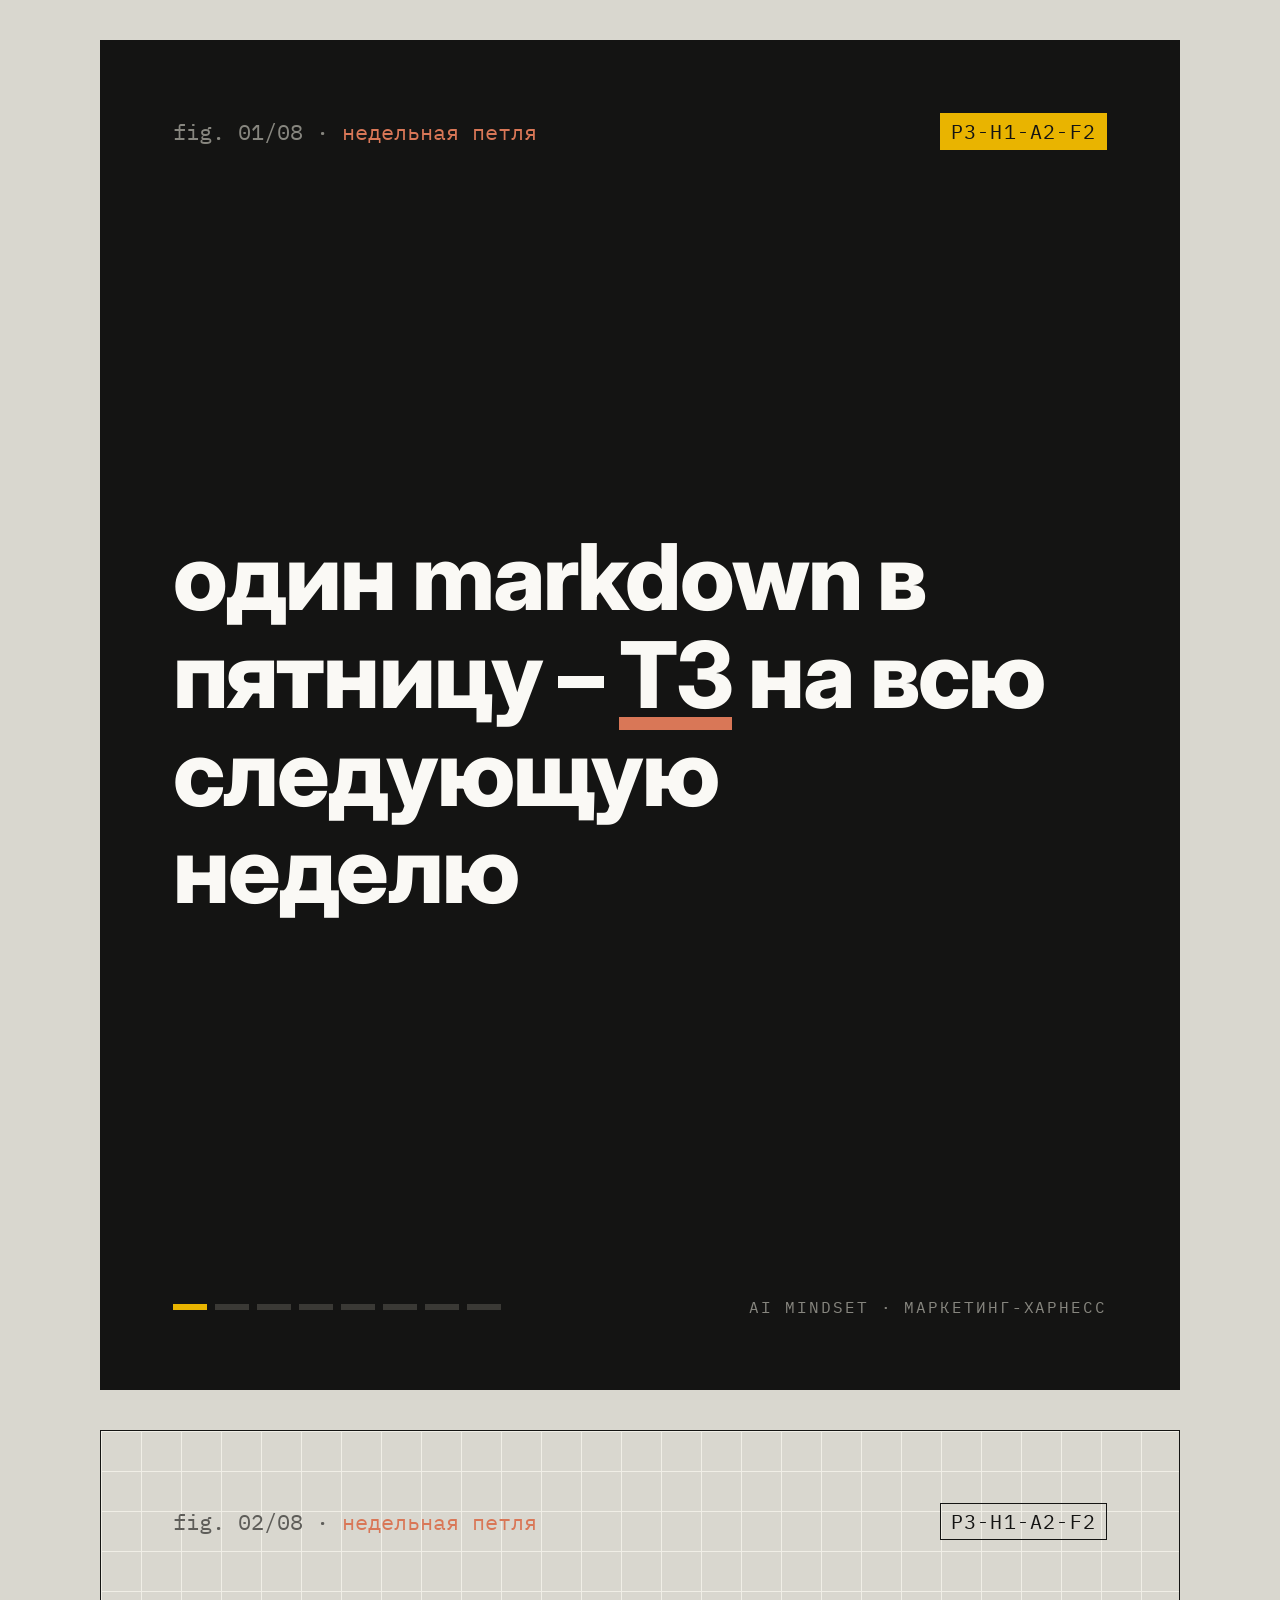
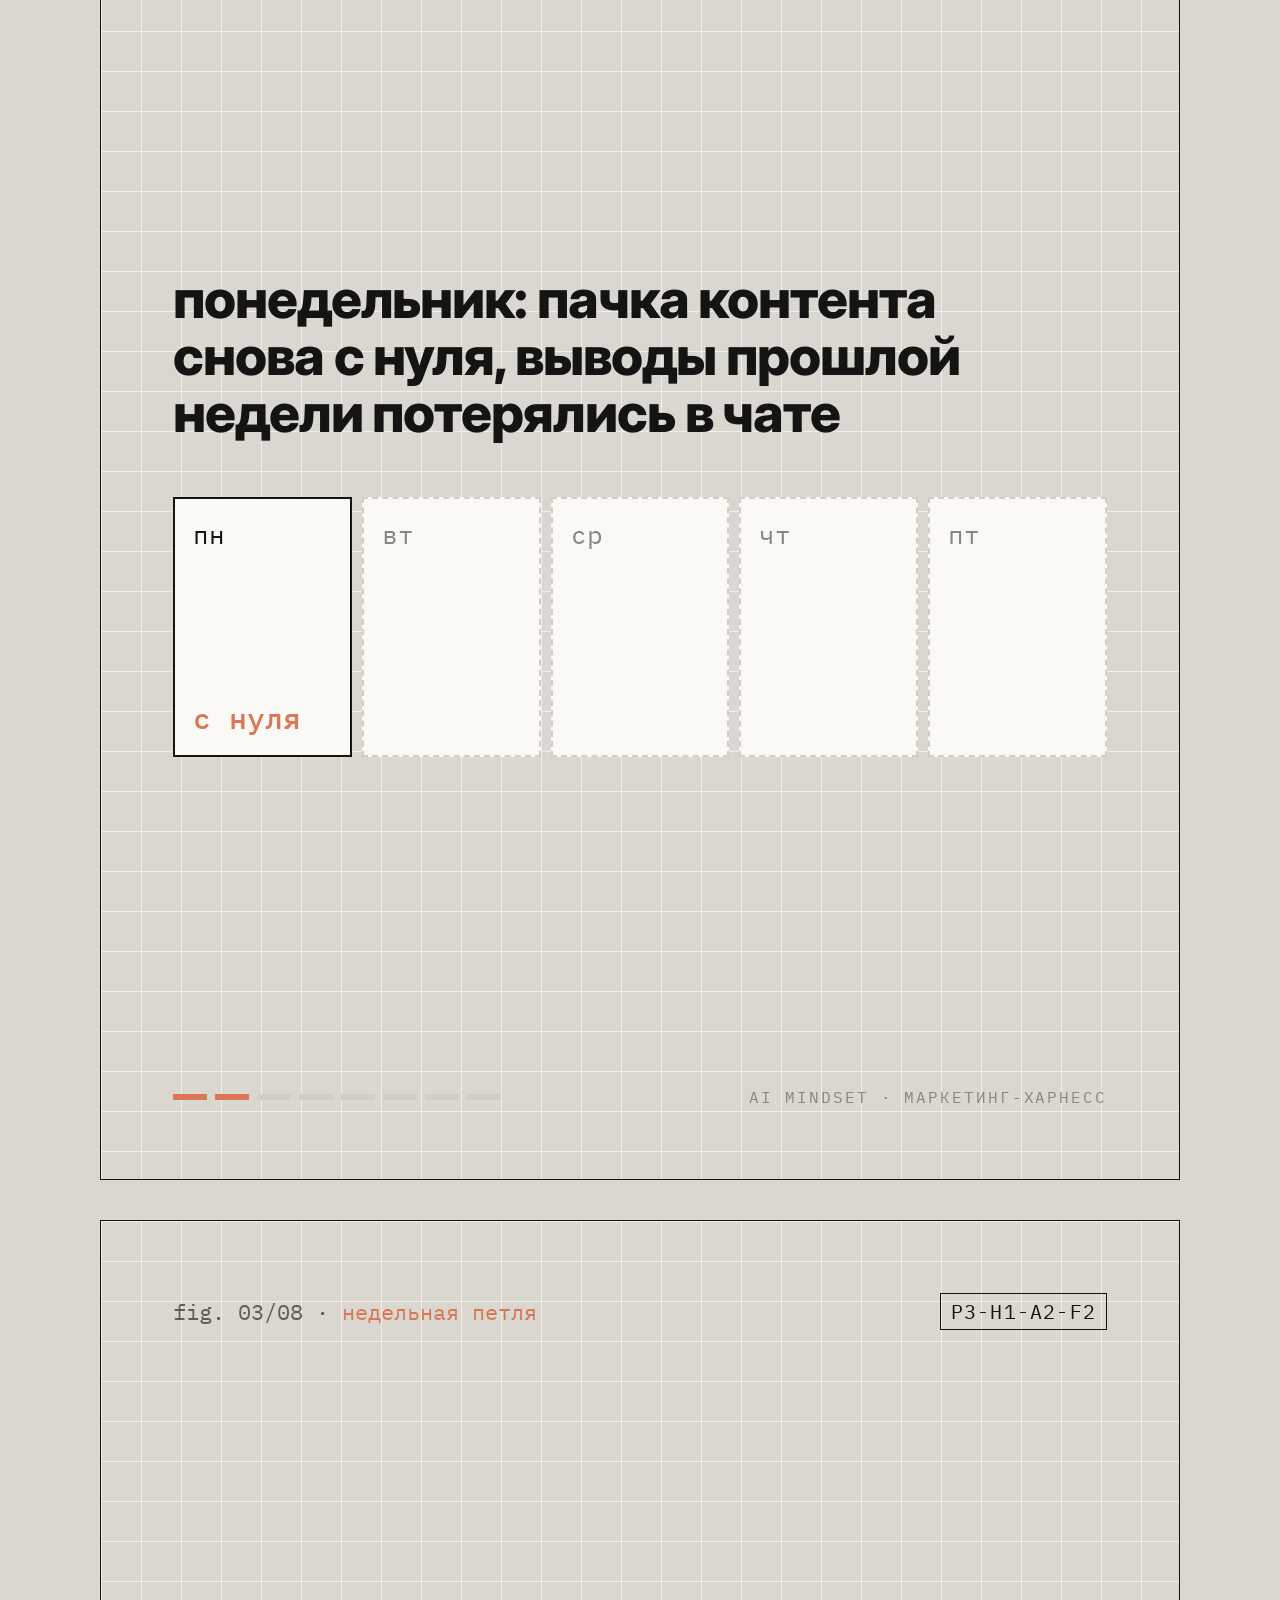
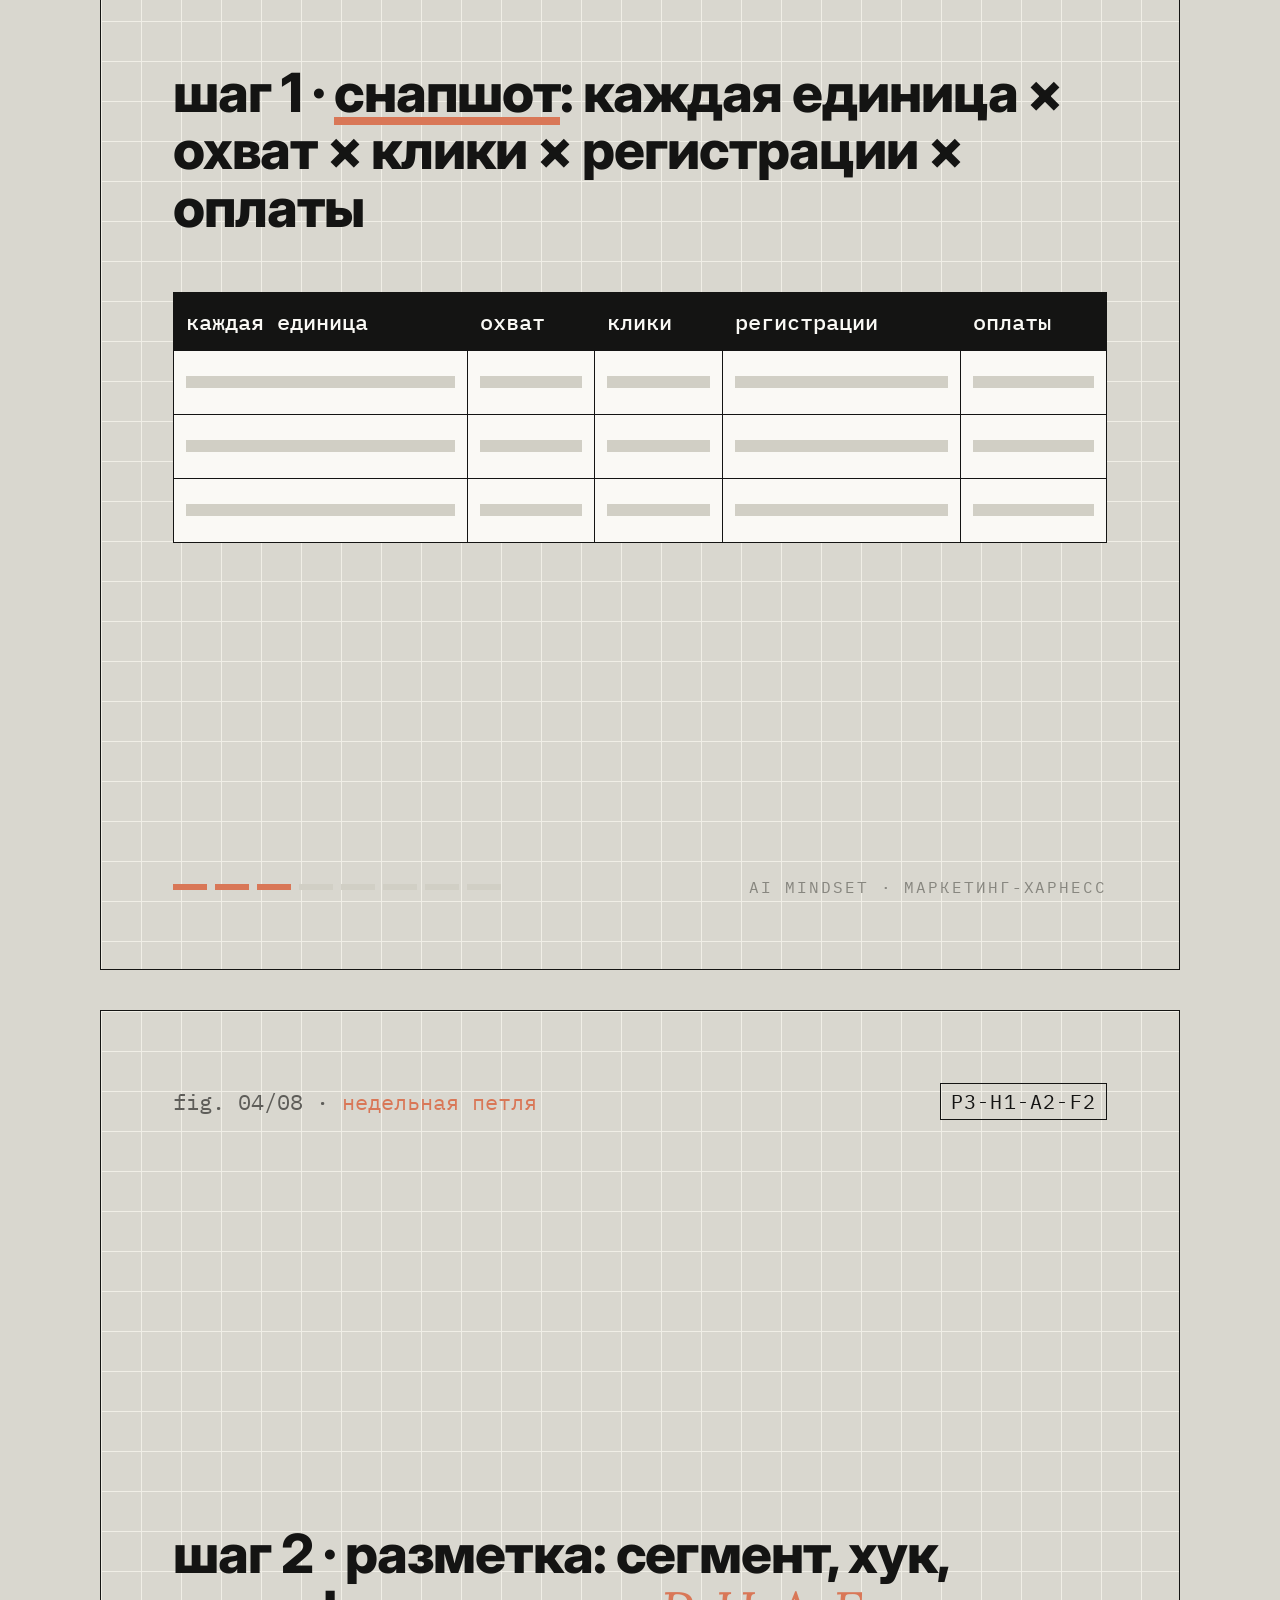
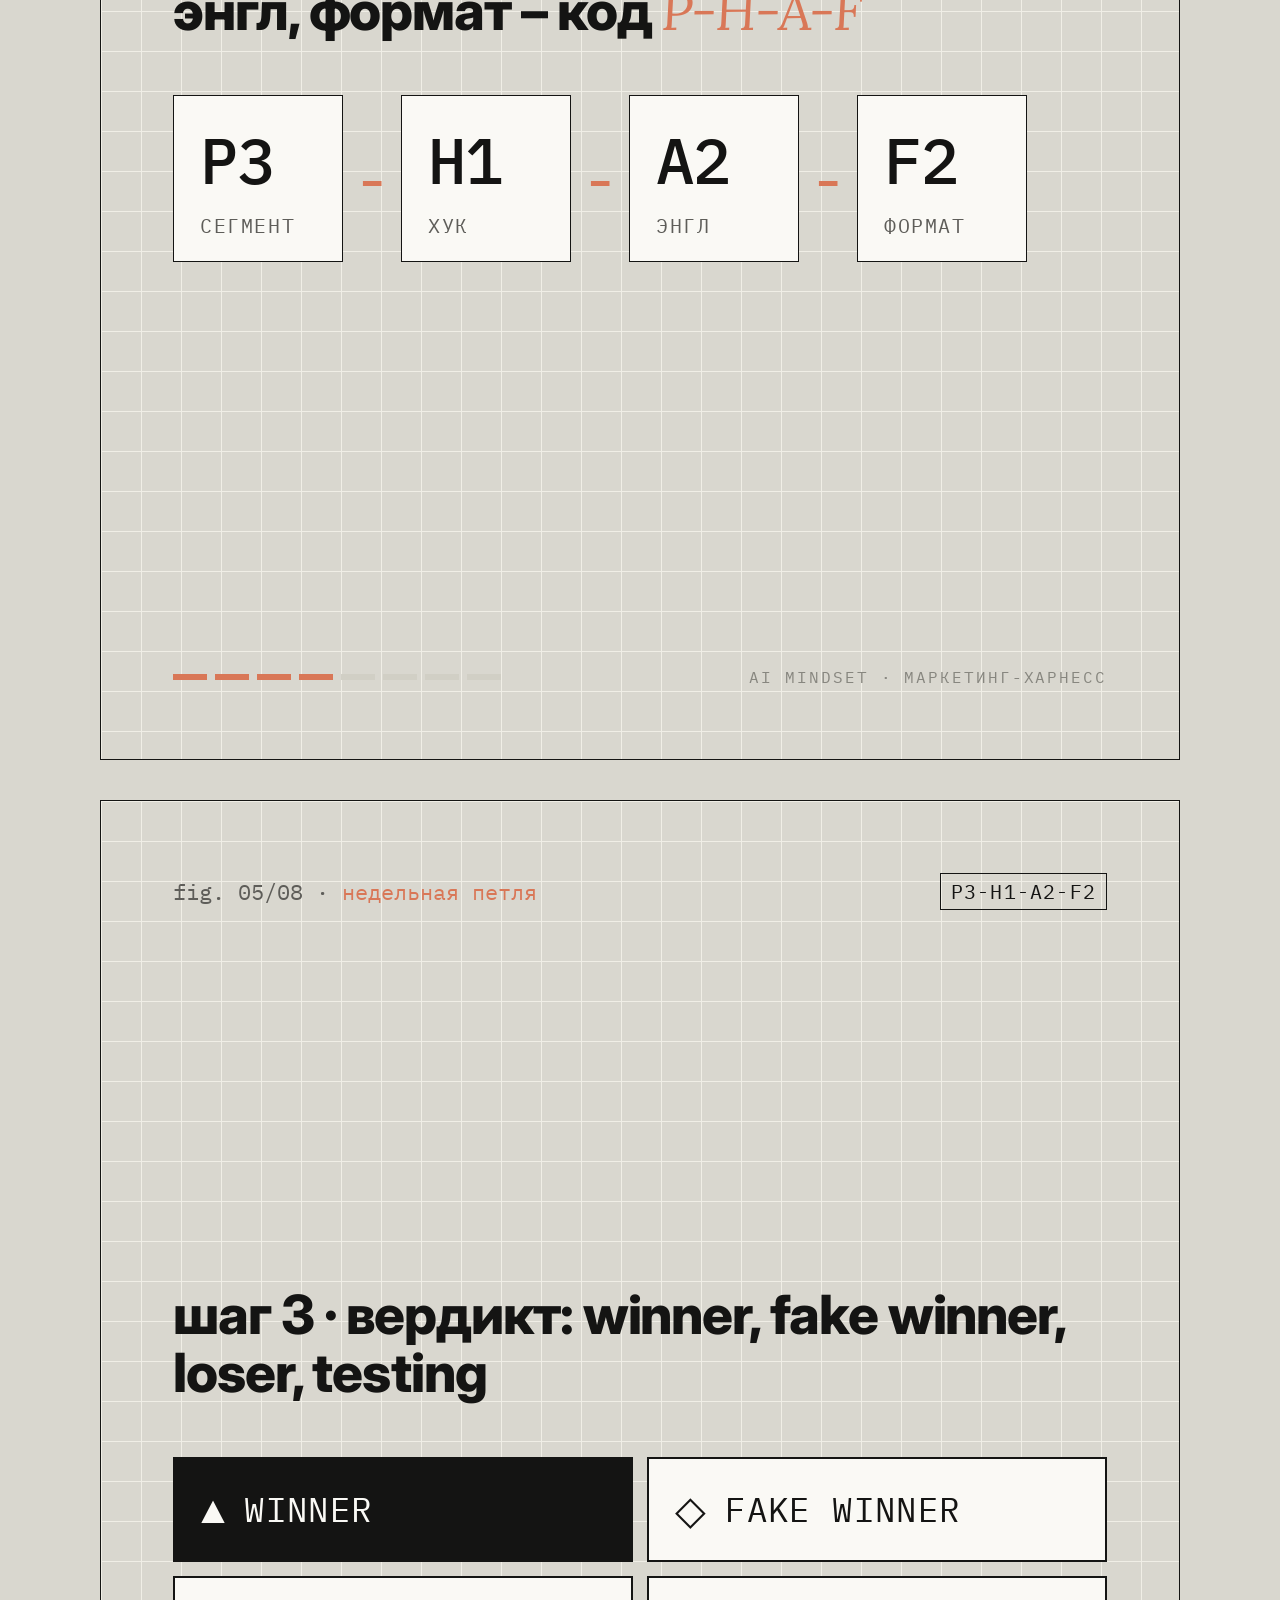
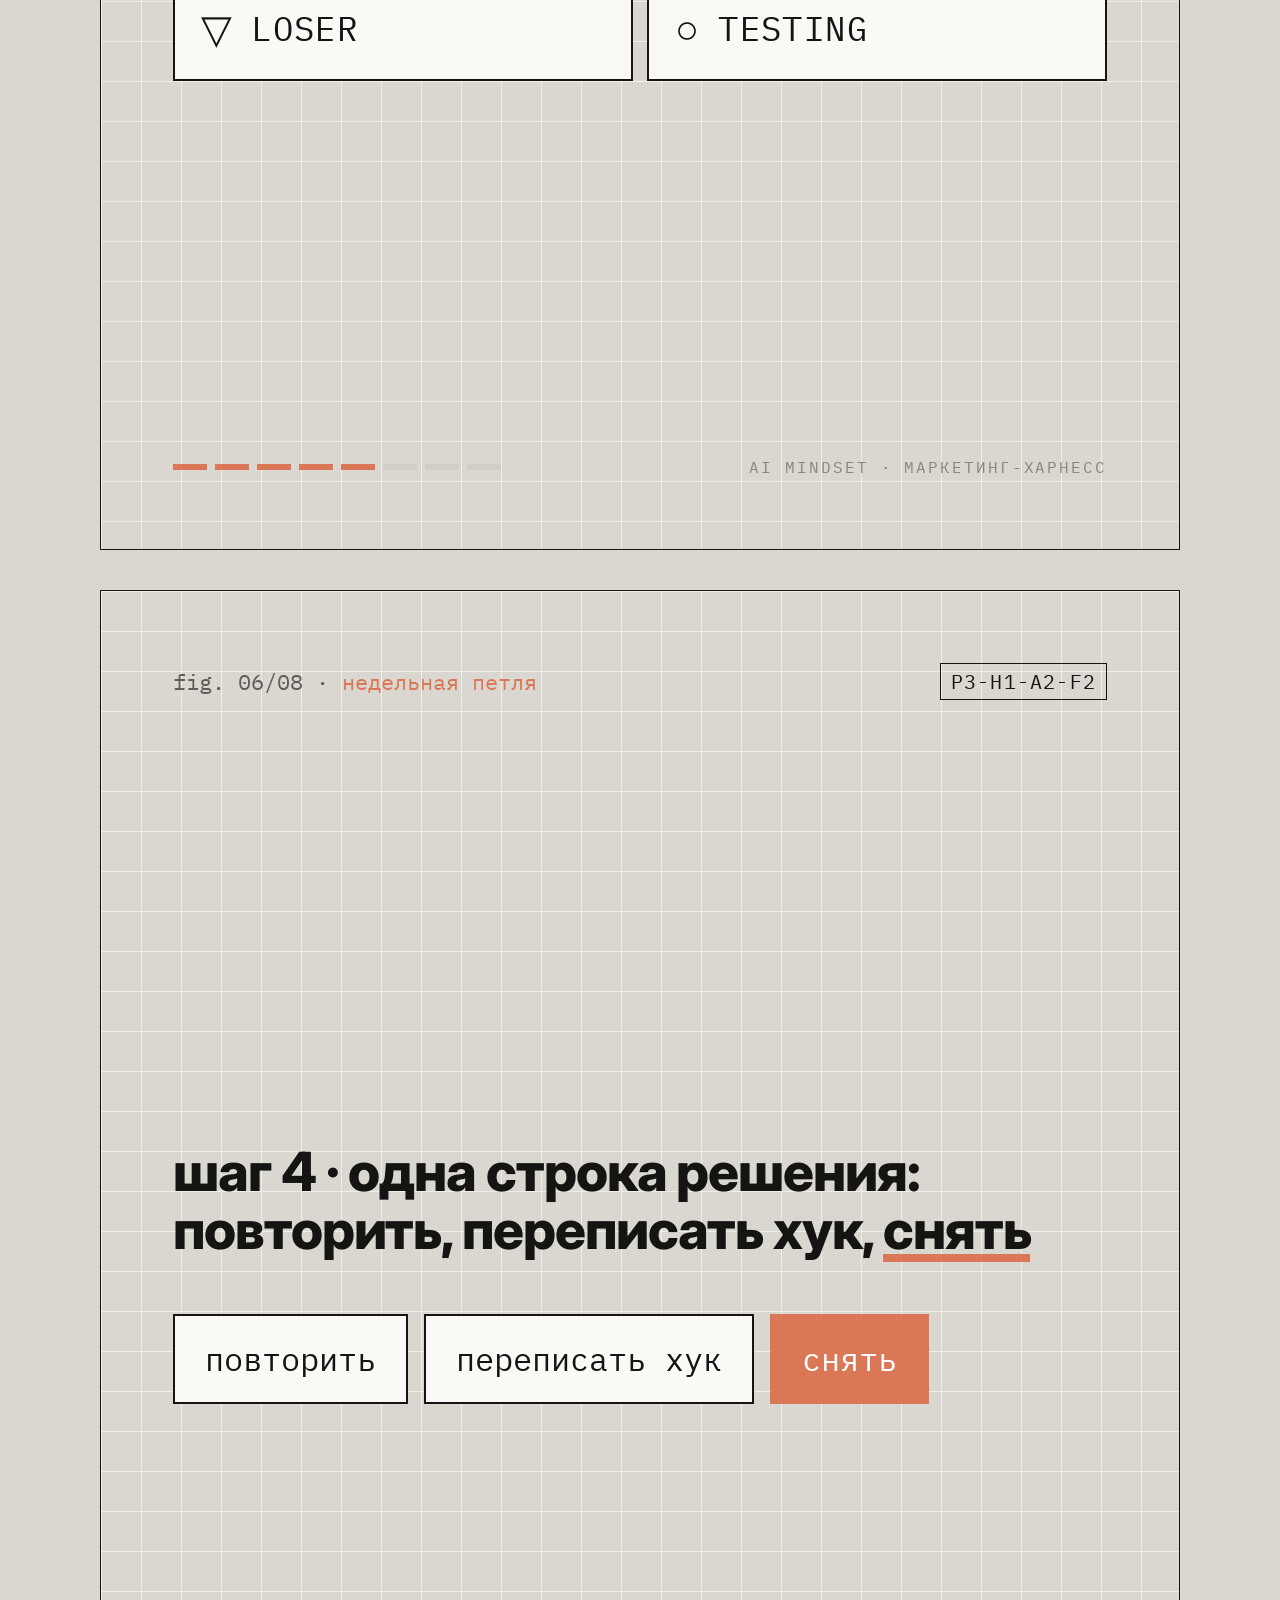
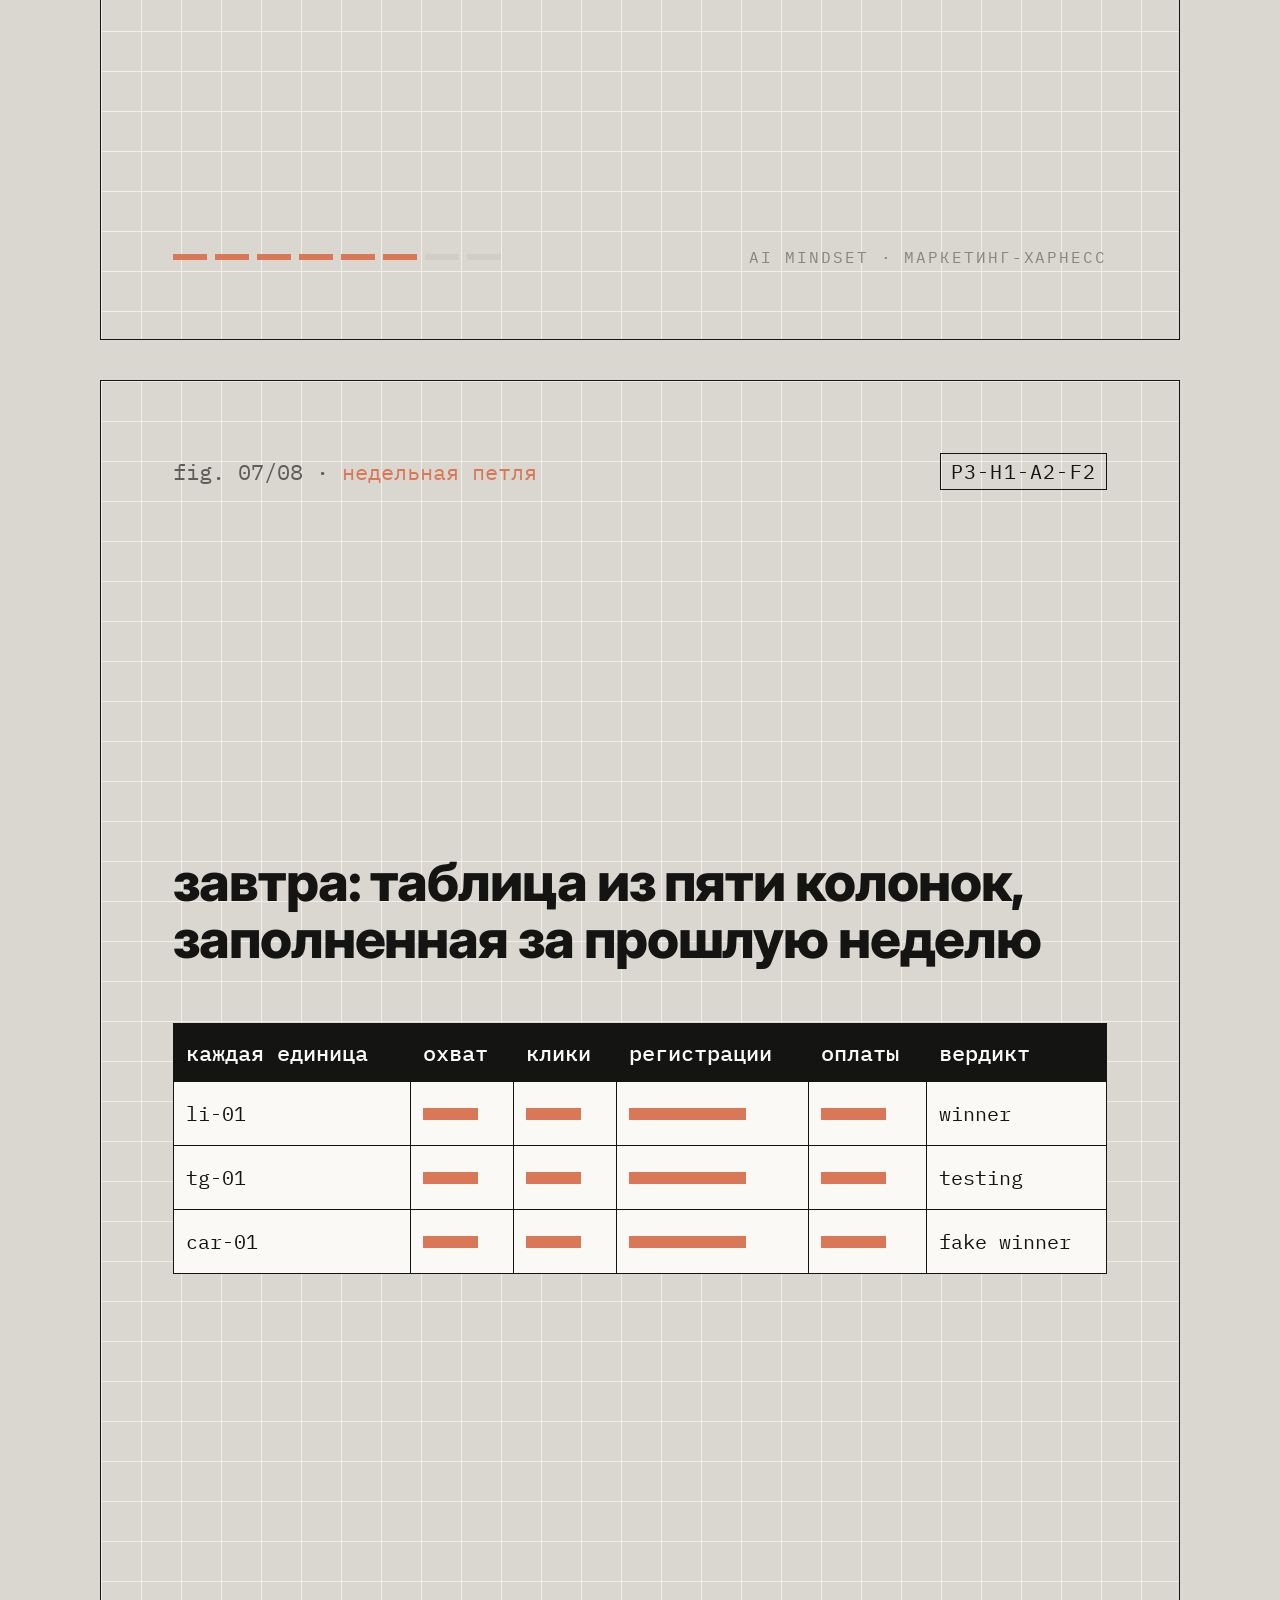
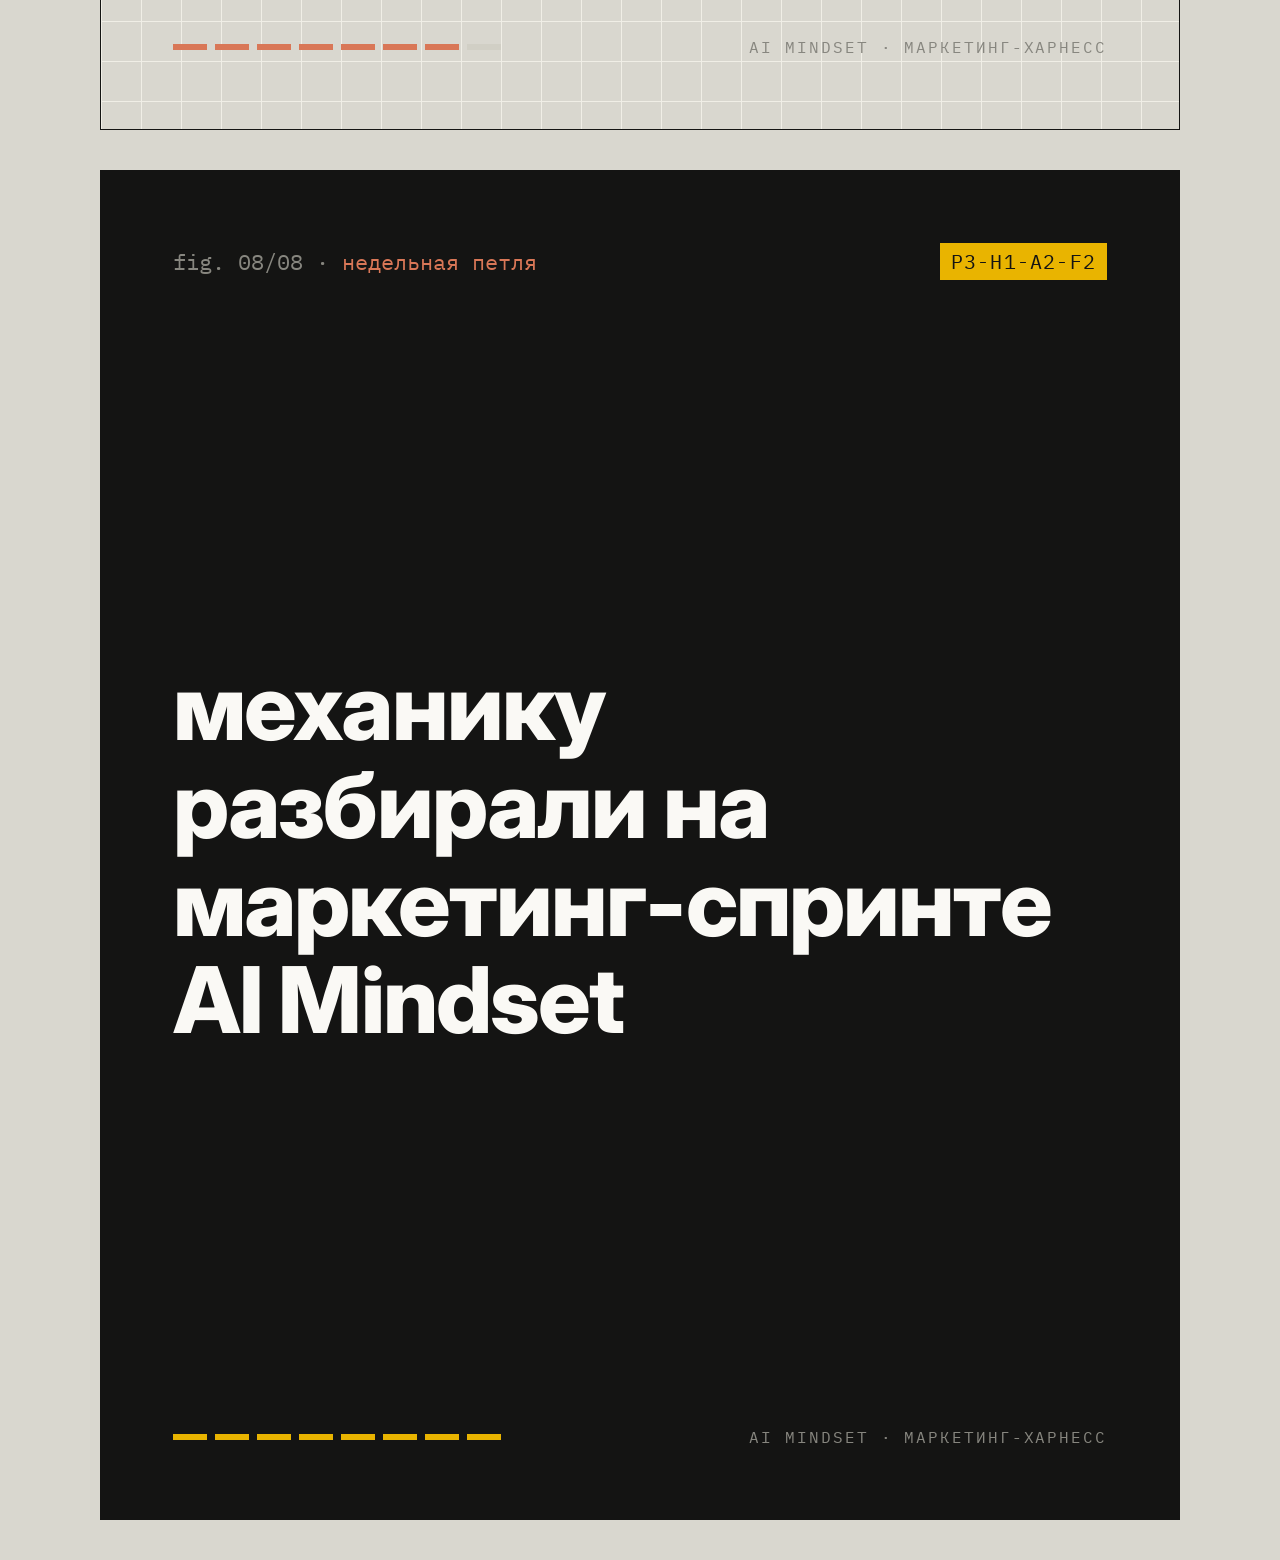
<file: kit/files/outputs/carousel/{carousel} car-01 weekly loop.html>
<!doctype html><html lang="ru"><head><meta charset="utf-8"><meta name="viewport" content="width=device-width,initial-scale=1"><title>недельная петля · бриф карусели · карусель</title><link rel="preconnect" href="https://fonts.googleapis.com"><link href="https://fonts.googleapis.com/css2?family=Inter:wght@400;600;800&family=Lora:ital@1&family=IBM+Plex+Mono:wght@400;500&display=swap" rel="stylesheet"><style>/* field instrument · design tokens of the marketing harness
   instrument grammar (mono labels, 1px frames, fig.N, grid) + Anca's field journal
   (ivory paper, heavy grotesk, serif italic accent, one warm accent). */
:root{
  --paper:#faf9f5; --paper-2:#f0eee6; --ink:#141413; --slate:#5e5d59; --cloud:#87867f; --hair:#d1cfc5;
  --star:#e9b400;   /* yellow accent from Anca's hero lab files 07/09 (mono yellow); field journal (file 10) has none. One dose per surface */
  --clay:#d97757;   /* field journal (file 10) accent: underline of the key word, figure lines */
  --ember:#c6613f;  /* field journal (file 10): darker clay */
  --night:#141413;  /* dark panel */
  --display:"Inter", system-ui, sans-serif;
  --serif:"Lora", Georgia, serif;
  --mono:"IBM Plex Mono", ui-monospace, SFMono-Regular, Menlo, monospace;
  --unit:8px; --frame:1px solid var(--ink); --hairline:1px solid var(--hair);
}
*{box-sizing:border-box}
html,body{margin:0}
body{background:var(--paper); color:var(--ink); font-family:var(--display); -webkit-font-smoothing:antialiased}
.mono{font-family:var(--mono); letter-spacing:.04em}
.label{font-family:var(--mono); font-size:13px; letter-spacing:.12em; text-transform:uppercase; color:var(--cloud)}
.fig{font-family:var(--mono); font-size:13px; color:var(--slate)}
.fig b{color:var(--clay); font-weight:400}
.key{background:linear-gradient(transparent 88%, var(--clay) 88%)}
.it{font-family:var(--serif); font-style:italic; font-weight:400; color:var(--clay)}
.chip{display:inline-block; font-family:var(--mono); font-size:13px; border:var(--frame); padding:4px 10px; letter-spacing:.06em}
.chip.star{background:var(--star); border-color:var(--star)}
.grid-bg{background-image:linear-gradient(var(--paper-2) 1px,transparent 1px),linear-gradient(90deg,var(--paper-2) 1px,transparent 1px); background-size:40px 40px}
.night{background:var(--night); color:var(--paper)}
.night .fig{color:var(--cloud)}

@page{size:1080px 1350px;margin:0}
body{background:#d9d7cf;display:flex;flex-direction:column;align-items:center;gap:40px;padding:40px 0}
.slide{width:1080px;height:1350px;padding:72px;display:flex;flex-direction:column;justify-content:space-between;border:var(--frame);page-break-after:always;break-after:page}
.slide header,.slide footer{display:flex;justify-content:space-between;align-items:center;gap:24px}
.slide .fig{font-size:22px}.slide .chip{font-size:20px}.slide .label{font-size:16px}
.mid{display:grid;gap:56px}
.txt{font-weight:800;font-size:64px;line-height:1.06;letter-spacing:-.02em;max-width:900px}
.txt.big{font-size:92px}.txt.with{font-size:54px}
.night .label{color:var(--cloud)} .night .chip{color:var(--ink)}
.rail{display:flex;gap:8px}.rail i{width:34px;height:6px;background:var(--hair)}.rail i.on{background:var(--clay)}
.night .rail i{background:#3a3935}.night .rail i.on{background:var(--star)}
.fg-t{border-collapse:collapse;font-family:var(--mono);font-size:22px;width:100%;background:var(--paper)}
.fg-t th{border:var(--frame);padding:14px 12px;text-align:left;font-weight:500;background:var(--ink);color:var(--paper)}
.fg-t td{border:var(--frame);padding:16px 12px;height:64px}
.fg-t td i{display:block;height:12px;background:var(--hair)}
.fg-t td i.on{background:var(--clay);width:70%}
.fg-t.full td{font-size:20px}
.fg-code{display:flex;align-items:stretch;gap:10px;font-family:var(--mono)}
.fg-code > div{border:var(--frame);background:var(--paper);padding:22px 26px;display:grid;gap:10px;min-width:170px}
.fg-code b{font-size:64px;font-weight:500;letter-spacing:-.02em}
.fg-code span{font-size:20px;color:var(--slate);letter-spacing:.08em;text-transform:uppercase}
.fg-code em{font-style:normal;font-size:64px;align-self:center;color:var(--clay)}
.fg-stamps{display:grid;grid-template-columns:repeat(2,1fr);gap:14px;font-family:var(--mono)}
.fg-stamps div{border:2px solid var(--ink);padding:24px 26px;font-size:34px;display:flex;gap:18px;align-items:center;background:var(--paper);text-transform:uppercase;letter-spacing:.04em}
.fg-stamps div.inv{background:var(--ink);color:var(--paper)}
.fg-stamps i{font-style:normal;font-size:40px}
.fg-btn{display:flex;flex-wrap:wrap;gap:16px;font-family:var(--mono)}
.fg-btn span{border:2px solid var(--ink);padding:22px 30px;font-size:32px;background:var(--paper)}
.fg-btn span.hot{background:var(--clay);border-color:var(--clay);color:#fff}
.fg-cal{display:grid;grid-template-columns:repeat(5,1fr);gap:10px;font-family:var(--mono)}
.fg-cal div{border:2px dashed var(--hair);height:260px;padding:18px;display:flex;flex-direction:column;justify-content:space-between;font-size:26px;color:var(--cloud);background:var(--paper)}
.fg-cal div.hot{border:2px solid var(--ink);color:var(--ink)}
.fg-cal b{font-size:30px;color:var(--clay);font-weight:500}
@media print{body{background:none;padding:0;gap:0}.slide{border:none}}
@media (max-width:1100px){.slide{transform:scale(.34);transform-origin:top center;margin-bottom:-890px}}</style></head><body><section class="slide night">
  <header><span class="fig">fig. 01/08 · <b>недельная петля</b></span><span class="chip star">P3-H1-A2-F2</span></header>
  <div class="mid"><div class="txt big">один markdown в пятницу – <span class="key">ТЗ</span> на всю следующую неделю</div></div>
  <footer><span class="rail"><i class="on"></i><i class=""></i><i class=""></i><i class=""></i><i class=""></i><i class=""></i><i class=""></i><i class=""></i></span><span class="label">AI Mindset · маркетинг-харнесс</span></footer>
</section>
<section class="slide grid-bg">
  <header><span class="fig">fig. 02/08 · <b>недельная петля</b></span><span class="chip ">P3-H1-A2-F2</span></header>
  <div class="mid"><div class="txt with">понедельник: пачка контента снова с нуля, выводы прошлой недели потерялись в чате</div><div class="fg-cal"><div class="hot"><span>пн</span><b>с нуля</b></div><div class=""><span>вт</span></div><div class=""><span>ср</span></div><div class=""><span>чт</span></div><div class=""><span>пт</span></div></div></div>
  <footer><span class="rail"><i class="on"></i><i class="on"></i><i class=""></i><i class=""></i><i class=""></i><i class=""></i><i class=""></i><i class=""></i></span><span class="label">AI Mindset · маркетинг-харнесс</span></footer>
</section>
<section class="slide grid-bg">
  <header><span class="fig">fig. 03/08 · <b>недельная петля</b></span><span class="chip ">P3-H1-A2-F2</span></header>
  <div class="mid"><div class="txt with">шаг 1 · <span class="key">снапшот</span>: каждая единица × охват × клики × регистрации × оплаты</div><table class="fg-t"><tr><th>каждая единица</th><th>охват</th><th>клики</th><th>регистрации</th><th>оплаты</th></tr><tr><td><i></i></td><td><i></i></td><td><i></i></td><td><i></i></td><td><i></i></td></tr><tr><td><i></i></td><td><i></i></td><td><i></i></td><td><i></i></td><td><i></i></td></tr><tr><td><i></i></td><td><i></i></td><td><i></i></td><td><i></i></td><td><i></i></td></tr></table></div>
  <footer><span class="rail"><i class="on"></i><i class="on"></i><i class="on"></i><i class=""></i><i class=""></i><i class=""></i><i class=""></i><i class=""></i></span><span class="label">AI Mindset · маркетинг-харнесс</span></footer>
</section>
<section class="slide grid-bg">
  <header><span class="fig">fig. 04/08 · <b>недельная петля</b></span><span class="chip ">P3-H1-A2-F2</span></header>
  <div class="mid"><div class="txt with">шаг 2 · разметка: сегмент, хук, энгл, формат – код <span class="it">P-H-A-F</span></div><div class="fg-code"><div><b>P3</b><span>сегмент</span></div><em>-</em><div><b>H1</b><span>хук</span></div><em>-</em><div><b>A2</b><span>энгл</span></div><em>-</em><div><b>F2</b><span>формат</span></div></div></div>
  <footer><span class="rail"><i class="on"></i><i class="on"></i><i class="on"></i><i class="on"></i><i class=""></i><i class=""></i><i class=""></i><i class=""></i></span><span class="label">AI Mindset · маркетинг-харнесс</span></footer>
</section>
<section class="slide grid-bg">
  <header><span class="fig">fig. 05/08 · <b>недельная петля</b></span><span class="chip ">P3-H1-A2-F2</span></header>
  <div class="mid"><div class="txt with">шаг 3 · вердикт: winner, fake winner, loser, testing</div><div class="fg-stamps"><div class="inv"><i>▲</i>winner</div><div class=""><i>◇</i>fake winner</div><div class=""><i>▽</i>loser</div><div class=""><i>○</i>testing</div></div></div>
  <footer><span class="rail"><i class="on"></i><i class="on"></i><i class="on"></i><i class="on"></i><i class="on"></i><i class=""></i><i class=""></i><i class=""></i></span><span class="label">AI Mindset · маркетинг-харнесс</span></footer>
</section>
<section class="slide grid-bg">
  <header><span class="fig">fig. 06/08 · <b>недельная петля</b></span><span class="chip ">P3-H1-A2-F2</span></header>
  <div class="mid"><div class="txt with">шаг 4 · одна строка решения: повторить, переписать хук, <span class="key">снять</span></div><div class="fg-btn"><span class="">повторить</span><span class="">переписать хук</span><span class="hot">снять</span></div></div>
  <footer><span class="rail"><i class="on"></i><i class="on"></i><i class="on"></i><i class="on"></i><i class="on"></i><i class="on"></i><i class=""></i><i class=""></i></span><span class="label">AI Mindset · маркетинг-харнесс</span></footer>
</section>
<section class="slide grid-bg">
  <header><span class="fig">fig. 07/08 · <b>недельная петля</b></span><span class="chip ">P3-H1-A2-F2</span></header>
  <div class="mid"><div class="txt with">завтра: таблица из пяти колонок, заполненная за прошлую неделю</div><table class="fg-t full"><tr><th>каждая единица</th><th>охват</th><th>клики</th><th>регистрации</th><th>оплаты</th><th>вердикт</th></tr><tr><td>li-01</td><td><i class="on"></i></td><td><i class="on"></i></td><td><i class="on"></i></td><td><i class="on"></i></td><td>winner</td></tr><tr><td>tg-01</td><td><i class="on"></i></td><td><i class="on"></i></td><td><i class="on"></i></td><td><i class="on"></i></td><td>testing</td></tr><tr><td>car-01</td><td><i class="on"></i></td><td><i class="on"></i></td><td><i class="on"></i></td><td><i class="on"></i></td><td>fake winner</td></tr></table></div>
  <footer><span class="rail"><i class="on"></i><i class="on"></i><i class="on"></i><i class="on"></i><i class="on"></i><i class="on"></i><i class="on"></i><i class=""></i></span><span class="label">AI Mindset · маркетинг-харнесс</span></footer>
</section>
<section class="slide night">
  <header><span class="fig">fig. 08/08 · <b>недельная петля</b></span><span class="chip star">P3-H1-A2-F2</span></header>
  <div class="mid"><div class="txt big">механику разбирали на маркетинг-спринте AI Mindset</div></div>
  <footer><span class="rail"><i class="on"></i><i class="on"></i><i class="on"></i><i class="on"></i><i class="on"></i><i class="on"></i><i class="on"></i><i class="on"></i></span><span class="label">AI Mindset · маркетинг-харнесс</span></footer>
</section></body></html>
</file>
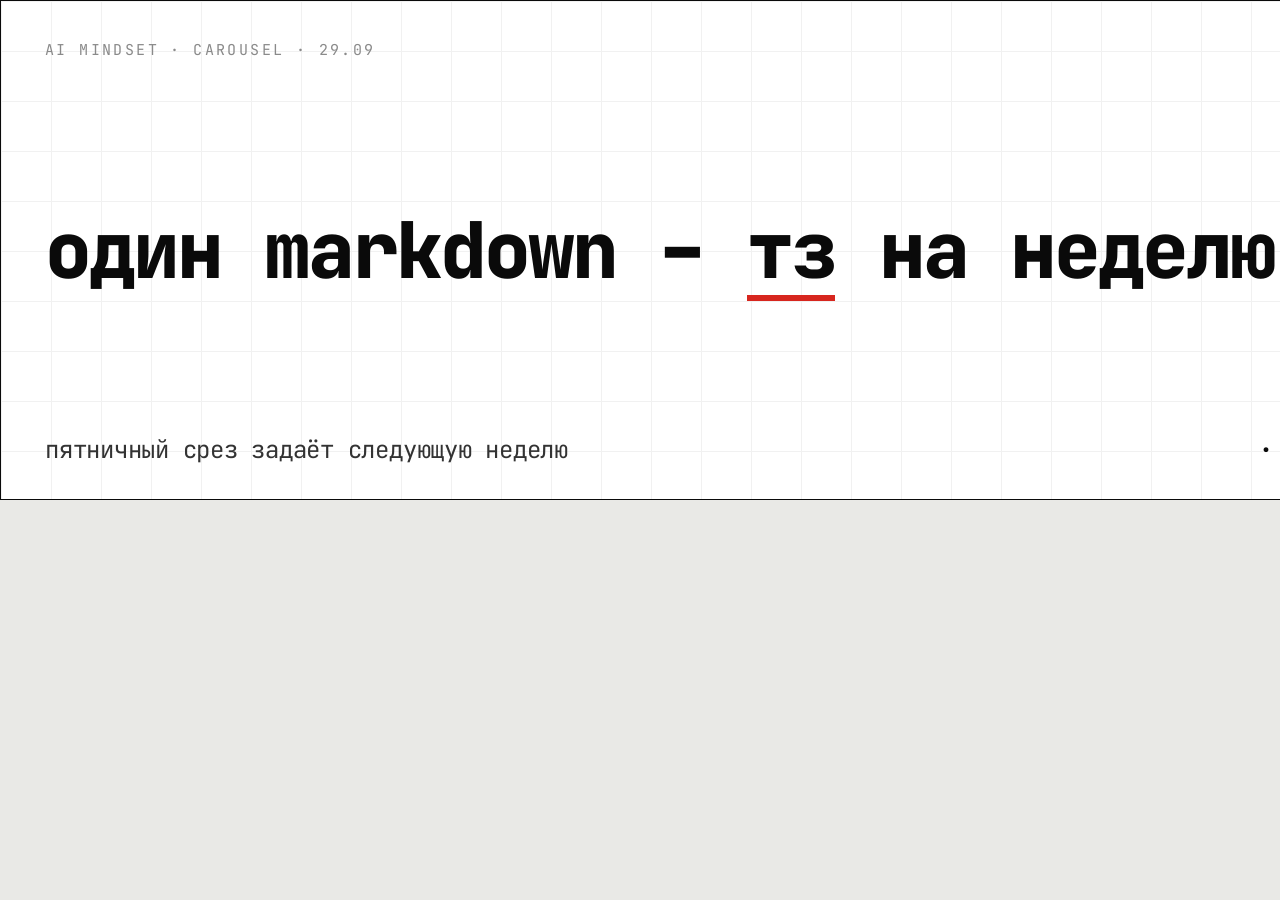
<file: kit/files/outputs/covers/{cover} car-01 weekly loop.html>
<!doctype html><html lang="ru"><head><meta charset="utf-8"><meta name="viewport" content="width=device-width,initial-scale=1"><title>один markdown – *ТЗ* на неделю · плашка 3:1</title><link rel="preconnect" href="https://fonts.googleapis.com"><link href="https://fonts.googleapis.com/css2?family=Inter:wght@400;600;800&family=Lora:ital@1&family=IBM+Plex+Mono:wght@400;500&display=swap" rel="stylesheet"><style>/* field instrument · design tokens of the marketing harness
   instrument grammar (mono labels, 1px frames, fig.N, grid) + Anca's field journal
   (ivory paper, heavy grotesk, serif italic accent, one warm accent). */
:root{
  --paper:#faf9f5; --paper-2:#f0eee6; --ink:#141413; --slate:#5e5d59; --cloud:#87867f; --hair:#d1cfc5;
  --star:#e9b400;   /* yellow accent from Anca's hero lab files 07/09 (mono yellow); field journal (file 10) has none. One dose per surface */
  --clay:#d97757;   /* field journal (file 10) accent: underline of the key word, figure lines */
  --ember:#c6613f;  /* field journal (file 10): darker clay */
  --night:#141413;  /* dark panel */
  --display:"Inter", system-ui, sans-serif;
  --serif:"Lora", Georgia, serif;
  --mono:"IBM Plex Mono", ui-monospace, SFMono-Regular, Menlo, monospace;
  --unit:8px; --frame:1px solid var(--ink); --hairline:1px solid var(--hair);
}
*{box-sizing:border-box}
html,body{margin:0}
body{background:var(--paper); color:var(--ink); font-family:var(--display); -webkit-font-smoothing:antialiased}
.mono{font-family:var(--mono); letter-spacing:.04em}
.label{font-family:var(--mono); font-size:13px; letter-spacing:.12em; text-transform:uppercase; color:var(--cloud)}
.fig{font-family:var(--mono); font-size:13px; color:var(--slate)}
.fig b{color:var(--clay); font-weight:400}
.key{background:linear-gradient(transparent 88%, var(--clay) 88%)}
.it{font-family:var(--serif); font-style:italic; font-weight:400; color:var(--clay)}
.chip{display:inline-block; font-family:var(--mono); font-size:13px; border:var(--frame); padding:4px 10px; letter-spacing:.06em}
.chip.star{background:var(--star); border-color:var(--star)}
.grid-bg{background-image:linear-gradient(var(--paper-2) 1px,transparent 1px),linear-gradient(90deg,var(--paper-2) 1px,transparent 1px); background-size:40px 40px}
.night{background:var(--night); color:var(--paper)}
.night .fig{color:var(--cloud)}

:root{--m:"JetBrains Mono",ui-monospace,SFMono-Regular,Menlo,monospace;--acc:#d7261e}
html,body{margin:0;background:#e9e9e6}
.plate{width:1500px;height:500px;box-sizing:border-box;padding:34px 44px;font-family:var(--m);display:grid;grid-template-rows:auto 1fr auto;
 background:#ffffff;color:#0a0a0a;
 background-image:linear-gradient(#f1f1f1 1px,transparent 1px),linear-gradient(90deg,#f1f1f1 1px,transparent 1px);background-size:50px 50px;
 border:1px solid #0a0a0a}
.top,.bot{display:flex;justify-content:space-between;align-items:center;font-size:15px;letter-spacing:.16em;text-transform:uppercase;color:#8a8a8a}
.stamp{border:1px solid currentColor;padding:4px 10px;letter-spacing:.08em;color:#0a0a0a}
h1{align-self:center;margin:0;font-size:78px;line-height:1.02;font-weight:800;letter-spacing:-.04em;text-transform:lowercase;max-width:1250px}
h1 .key{background:none;box-shadow:inset 0 -6px 0 var(--acc)} h1 .it{font-family:var(--m);font-style:normal;color:var(--acc)}
.sub{font-size:24px;letter-spacing:-.01em;text-transform:none;color:#333}
.nuc{display:flex;gap:10px;align-items:center}.nuc i{font-style:normal;font-size:20px;color:#0a0a0a}</style><link href="https://fonts.googleapis.com/css2?family=JetBrains+Mono:wght@400;500;800&display=swap" rel="stylesheet"></head><body><div class="plate">
<div class="top"><span>AI MINDSET · carousel · 29.09</span><span class="stamp">P3-H1-A2-F2</span></div>
<h1>один markdown – <span class="key">ТЗ</span> на неделю</h1>
<div class="bot"><span class="sub">пятничный срез задаёт следующую неделю</span><span class="nuc"><i>•</i>n04 weekly loop</span></div>
</div></body></html>
</file>
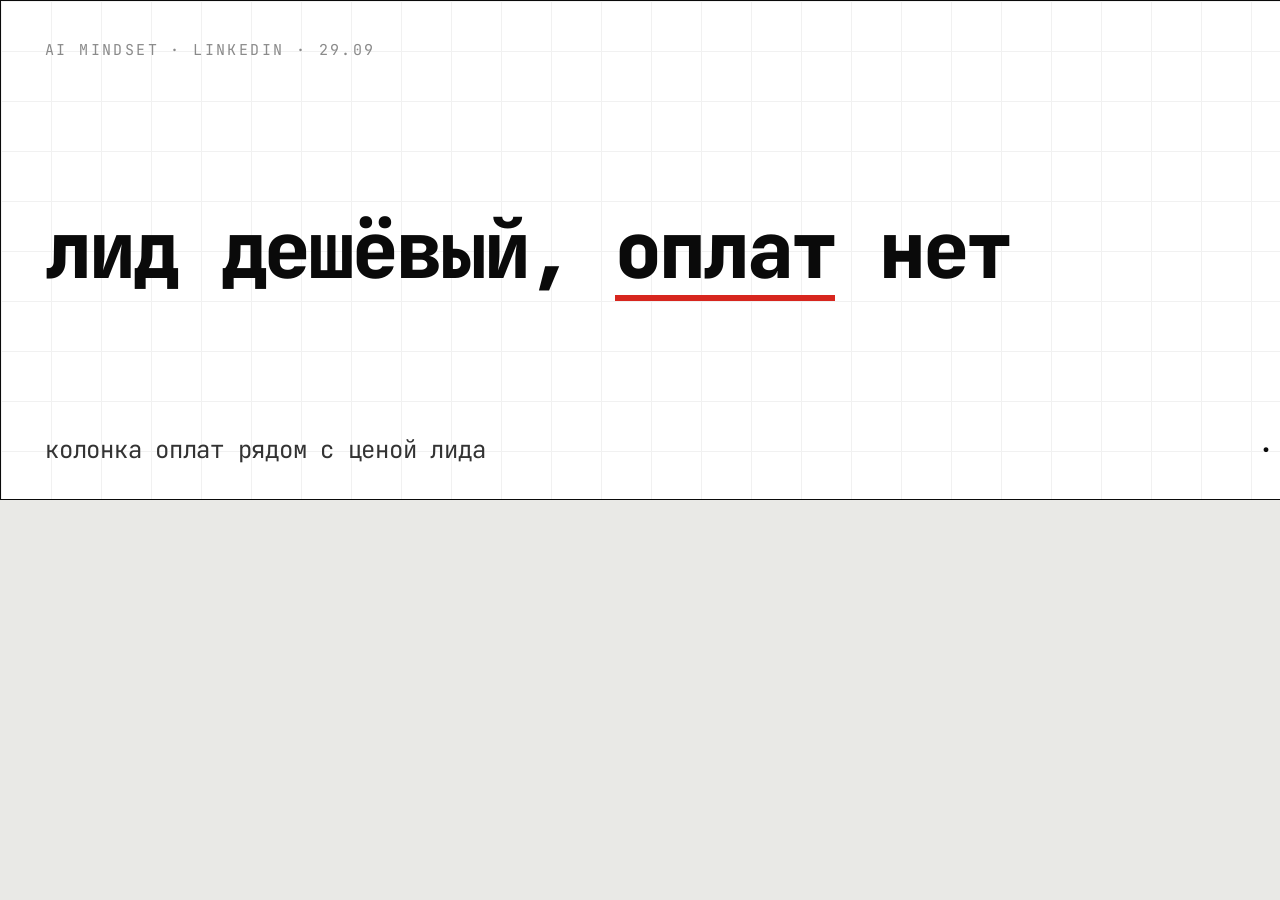
<file: kit/files/outputs/covers/{cover} li-01 fake winner.html>
<!doctype html><html lang="ru"><head><meta charset="utf-8"><meta name="viewport" content="width=device-width,initial-scale=1"><title>лид дешёвый, *оплат* нет · плашка 3:1</title><link rel="preconnect" href="https://fonts.googleapis.com"><link href="https://fonts.googleapis.com/css2?family=Inter:wght@400;600;800&family=Lora:ital@1&family=IBM+Plex+Mono:wght@400;500&display=swap" rel="stylesheet"><style>/* field instrument · design tokens of the marketing harness
   instrument grammar (mono labels, 1px frames, fig.N, grid) + Anca's field journal
   (ivory paper, heavy grotesk, serif italic accent, one warm accent). */
:root{
  --paper:#faf9f5; --paper-2:#f0eee6; --ink:#141413; --slate:#5e5d59; --cloud:#87867f; --hair:#d1cfc5;
  --star:#e9b400;   /* yellow accent from Anca's hero lab files 07/09 (mono yellow); field journal (file 10) has none. One dose per surface */
  --clay:#d97757;   /* field journal (file 10) accent: underline of the key word, figure lines */
  --ember:#c6613f;  /* field journal (file 10): darker clay */
  --night:#141413;  /* dark panel */
  --display:"Inter", system-ui, sans-serif;
  --serif:"Lora", Georgia, serif;
  --mono:"IBM Plex Mono", ui-monospace, SFMono-Regular, Menlo, monospace;
  --unit:8px; --frame:1px solid var(--ink); --hairline:1px solid var(--hair);
}
*{box-sizing:border-box}
html,body{margin:0}
body{background:var(--paper); color:var(--ink); font-family:var(--display); -webkit-font-smoothing:antialiased}
.mono{font-family:var(--mono); letter-spacing:.04em}
.label{font-family:var(--mono); font-size:13px; letter-spacing:.12em; text-transform:uppercase; color:var(--cloud)}
.fig{font-family:var(--mono); font-size:13px; color:var(--slate)}
.fig b{color:var(--clay); font-weight:400}
.key{background:linear-gradient(transparent 88%, var(--clay) 88%)}
.it{font-family:var(--serif); font-style:italic; font-weight:400; color:var(--clay)}
.chip{display:inline-block; font-family:var(--mono); font-size:13px; border:var(--frame); padding:4px 10px; letter-spacing:.06em}
.chip.star{background:var(--star); border-color:var(--star)}
.grid-bg{background-image:linear-gradient(var(--paper-2) 1px,transparent 1px),linear-gradient(90deg,var(--paper-2) 1px,transparent 1px); background-size:40px 40px}
.night{background:var(--night); color:var(--paper)}
.night .fig{color:var(--cloud)}

:root{--m:"JetBrains Mono",ui-monospace,SFMono-Regular,Menlo,monospace;--acc:#d7261e}
html,body{margin:0;background:#e9e9e6}
.plate{width:1500px;height:500px;box-sizing:border-box;padding:34px 44px;font-family:var(--m);display:grid;grid-template-rows:auto 1fr auto;
 background:#ffffff;color:#0a0a0a;
 background-image:linear-gradient(#f1f1f1 1px,transparent 1px),linear-gradient(90deg,#f1f1f1 1px,transparent 1px);background-size:50px 50px;
 border:1px solid #0a0a0a}
.top,.bot{display:flex;justify-content:space-between;align-items:center;font-size:15px;letter-spacing:.16em;text-transform:uppercase;color:#8a8a8a}
.stamp{border:1px solid currentColor;padding:4px 10px;letter-spacing:.08em;color:#0a0a0a}
h1{align-self:center;margin:0;font-size:78px;line-height:1.02;font-weight:800;letter-spacing:-.04em;text-transform:lowercase;max-width:1250px}
h1 .key{background:none;box-shadow:inset 0 -6px 0 var(--acc)} h1 .it{font-family:var(--m);font-style:normal;color:var(--acc)}
.sub{font-size:24px;letter-spacing:-.01em;text-transform:none;color:#333}
.nuc{display:flex;gap:10px;align-items:center}.nuc i{font-style:normal;font-size:20px;color:#0a0a0a}</style><link href="https://fonts.googleapis.com/css2?family=JetBrains+Mono:wght@400;500;800&display=swap" rel="stylesheet"></head><body><div class="plate">
<div class="top"><span>AI MINDSET · linkedin · 29.09</span><span class="stamp">P1-H3-A1-F1</span></div>
<h1>лид дешёвый, <span class="key">оплат</span> нет</h1>
<div class="bot"><span class="sub">колонка оплат рядом с ценой лида</span><span class="nuc"><i>•</i>n02 fake winner</span></div>
</div></body></html>
</file>
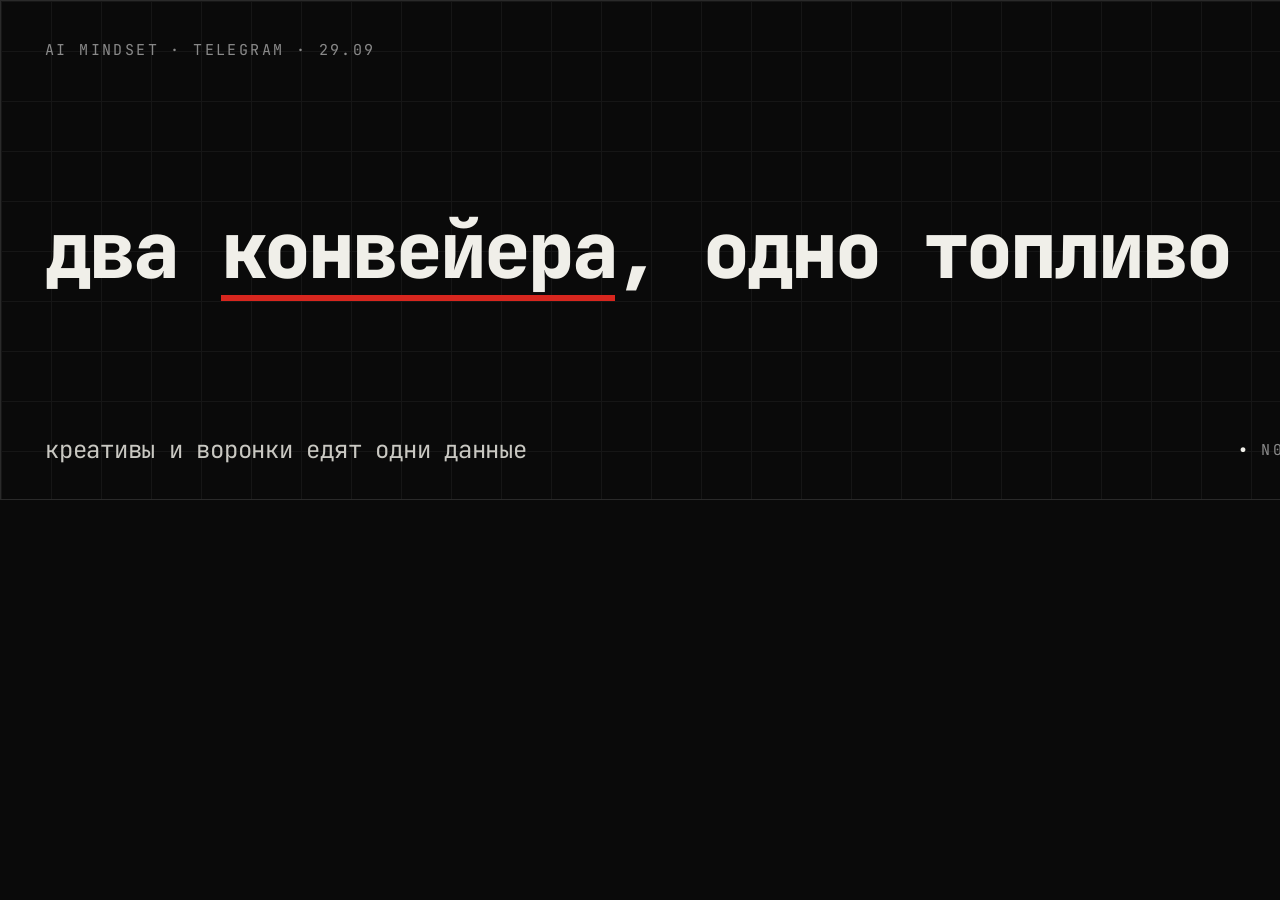
<file: kit/files/outputs/covers/{cover} tg-01 two conveyors.html>
<!doctype html><html lang="ru"><head><meta charset="utf-8"><meta name="viewport" content="width=device-width,initial-scale=1"><title>два *конвейера*, одно топливо · плашка 3:1</title><link rel="preconnect" href="https://fonts.googleapis.com"><link href="https://fonts.googleapis.com/css2?family=Inter:wght@400;600;800&family=Lora:ital@1&family=IBM+Plex+Mono:wght@400;500&display=swap" rel="stylesheet"><style>/* field instrument · design tokens of the marketing harness
   instrument grammar (mono labels, 1px frames, fig.N, grid) + Anca's field journal
   (ivory paper, heavy grotesk, serif italic accent, one warm accent). */
:root{
  --paper:#faf9f5; --paper-2:#f0eee6; --ink:#141413; --slate:#5e5d59; --cloud:#87867f; --hair:#d1cfc5;
  --star:#e9b400;   /* yellow accent from Anca's hero lab files 07/09 (mono yellow); field journal (file 10) has none. One dose per surface */
  --clay:#d97757;   /* field journal (file 10) accent: underline of the key word, figure lines */
  --ember:#c6613f;  /* field journal (file 10): darker clay */
  --night:#141413;  /* dark panel */
  --display:"Inter", system-ui, sans-serif;
  --serif:"Lora", Georgia, serif;
  --mono:"IBM Plex Mono", ui-monospace, SFMono-Regular, Menlo, monospace;
  --unit:8px; --frame:1px solid var(--ink); --hairline:1px solid var(--hair);
}
*{box-sizing:border-box}
html,body{margin:0}
body{background:var(--paper); color:var(--ink); font-family:var(--display); -webkit-font-smoothing:antialiased}
.mono{font-family:var(--mono); letter-spacing:.04em}
.label{font-family:var(--mono); font-size:13px; letter-spacing:.12em; text-transform:uppercase; color:var(--cloud)}
.fig{font-family:var(--mono); font-size:13px; color:var(--slate)}
.fig b{color:var(--clay); font-weight:400}
.key{background:linear-gradient(transparent 88%, var(--clay) 88%)}
.it{font-family:var(--serif); font-style:italic; font-weight:400; color:var(--clay)}
.chip{display:inline-block; font-family:var(--mono); font-size:13px; border:var(--frame); padding:4px 10px; letter-spacing:.06em}
.chip.star{background:var(--star); border-color:var(--star)}
.grid-bg{background-image:linear-gradient(var(--paper-2) 1px,transparent 1px),linear-gradient(90deg,var(--paper-2) 1px,transparent 1px); background-size:40px 40px}
.night{background:var(--night); color:var(--paper)}
.night .fig{color:var(--cloud)}

:root{--m:"JetBrains Mono",ui-monospace,SFMono-Regular,Menlo,monospace;--acc:#d7261e}
html,body{margin:0;background:#0a0a0a}
.plate{width:1500px;height:500px;box-sizing:border-box;padding:34px 44px;font-family:var(--m);display:grid;grid-template-rows:auto 1fr auto;
 background:#0a0a0a;color:#f0efe9;
 background-image:linear-gradient(#161616 1px,transparent 1px),linear-gradient(90deg,#161616 1px,transparent 1px);background-size:50px 50px;
 border:1px solid #2a2a2a}
.top,.bot{display:flex;justify-content:space-between;align-items:center;font-size:15px;letter-spacing:.16em;text-transform:uppercase;color:#8a8a8a}
.stamp{border:1px solid currentColor;padding:4px 10px;letter-spacing:.08em;color:#f0efe9}
h1{align-self:center;margin:0;font-size:78px;line-height:1.02;font-weight:800;letter-spacing:-.04em;text-transform:lowercase;max-width:1250px}
h1 .key{background:none;box-shadow:inset 0 -6px 0 var(--acc)} h1 .it{font-family:var(--m);font-style:normal;color:var(--acc)}
.sub{font-size:24px;letter-spacing:-.01em;text-transform:none;color:#c9c8c2}
.nuc{display:flex;gap:10px;align-items:center}.nuc i{font-style:normal;font-size:20px;color:#f0efe9}</style><link href="https://fonts.googleapis.com/css2?family=JetBrains+Mono:wght@400;500;800&display=swap" rel="stylesheet"></head><body><div class="plate">
<div class="top"><span>AI MINDSET · telegram · 29.09</span><span class="stamp">P1-H2-A2-F1</span></div>
<h1>два <span class="key">конвейера</span>, одно топливо</h1>
<div class="bot"><span class="sub">креативы и воронки едят одни данные</span><span class="nuc"><i>•</i>n01 two conveyors</span></div>
</div></body></html>
</file>
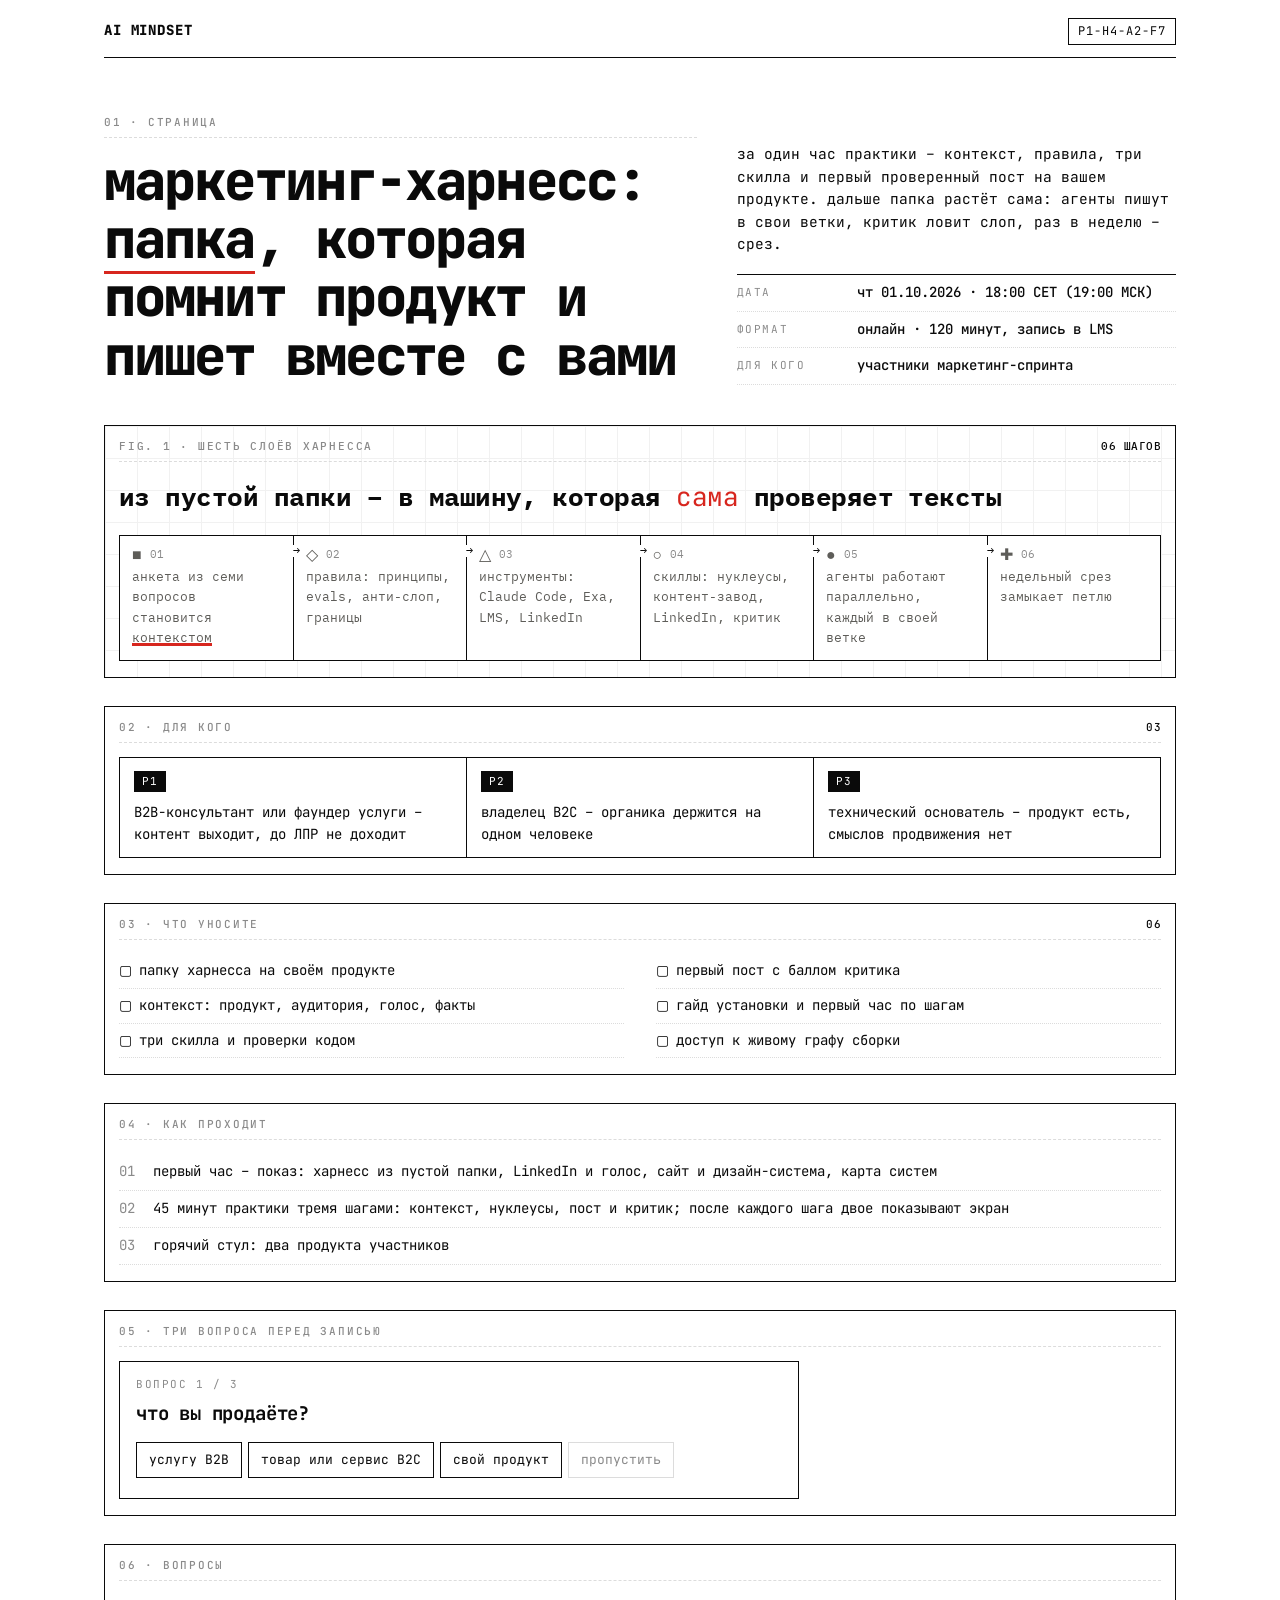
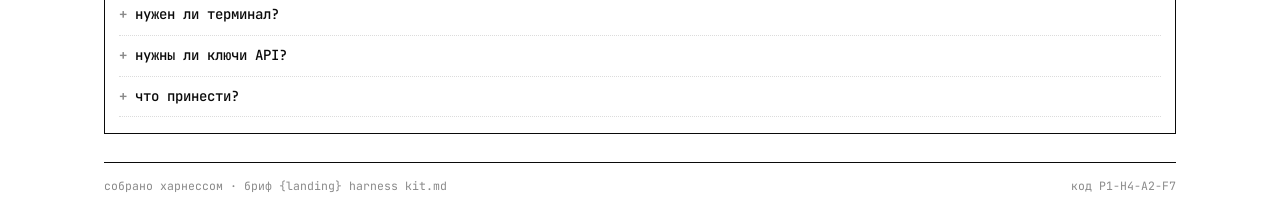
<file: kit/files/outputs/landing/{landing} harness kit.html>
<!doctype html><html lang="ru"><head><meta charset="utf-8"><meta name="viewport" content="width=device-width,initial-scale=1"><title>маркетинг-харнесс · воркшоп и набор</title><link rel="preconnect" href="https://fonts.googleapis.com"><link href="https://fonts.googleapis.com/css2?family=Inter:wght@400;600;800&family=Lora:ital@1&family=IBM+Plex+Mono:wght@400;500&display=swap" rel="stylesheet"><style>/* field instrument · design tokens of the marketing harness
   instrument grammar (mono labels, 1px frames, fig.N, grid) + Anca's field journal
   (ivory paper, heavy grotesk, serif italic accent, one warm accent). */
:root{
  --paper:#faf9f5; --paper-2:#f0eee6; --ink:#141413; --slate:#5e5d59; --cloud:#87867f; --hair:#d1cfc5;
  --star:#e9b400;   /* yellow accent from Anca's hero lab files 07/09 (mono yellow); field journal (file 10) has none. One dose per surface */
  --clay:#d97757;   /* field journal (file 10) accent: underline of the key word, figure lines */
  --ember:#c6613f;  /* field journal (file 10): darker clay */
  --night:#141413;  /* dark panel */
  --display:"Inter", system-ui, sans-serif;
  --serif:"Lora", Georgia, serif;
  --mono:"IBM Plex Mono", ui-monospace, SFMono-Regular, Menlo, monospace;
  --unit:8px; --frame:1px solid var(--ink); --hairline:1px solid var(--hair);
}
*{box-sizing:border-box}
html,body{margin:0}
body{background:var(--paper); color:var(--ink); font-family:var(--display); -webkit-font-smoothing:antialiased}
.mono{font-family:var(--mono); letter-spacing:.04em}
.label{font-family:var(--mono); font-size:13px; letter-spacing:.12em; text-transform:uppercase; color:var(--cloud)}
.fig{font-family:var(--mono); font-size:13px; color:var(--slate)}
.fig b{color:var(--clay); font-weight:400}
.key{background:linear-gradient(transparent 88%, var(--clay) 88%)}
.it{font-family:var(--serif); font-style:italic; font-weight:400; color:var(--clay)}
.chip{display:inline-block; font-family:var(--mono); font-size:13px; border:var(--frame); padding:4px 10px; letter-spacing:.06em}
.chip.star{background:var(--star); border-color:var(--star)}
.grid-bg{background-image:linear-gradient(var(--paper-2) 1px,transparent 1px),linear-gradient(90deg,var(--paper-2) 1px,transparent 1px); background-size:40px 40px}
.night{background:var(--night); color:var(--paper)}
.night .fig{color:var(--cloud)}

:root{--bg:#fff;--ink:#0a0a0a;--soft:#dcdcdc;--hair:#ececec;--grid:#f1f1f1;--muted:#8a8a8a;--acc:#d7261e;--m:"JetBrains Mono",ui-monospace,SFMono-Regular,Menlo,monospace}
body{background:var(--bg);color:var(--ink);font-family:var(--m);font-size:14px;line-height:1.55}
.key{background:none;box-shadow:inset 0 -3px 0 var(--acc)}
.it{font-family:var(--m);font-style:normal;color:var(--acc)}
.wrap{max-width:1120px;margin:0 auto;padding:0 24px}
nav{display:flex;justify-content:space-between;align-items:center;gap:12px;padding:18px 0 12px;border-bottom:1px solid var(--ink)}
nav b{font-weight:800;letter-spacing:.06em}
.stamp{border:1px solid var(--ink);padding:3px 9px;font-size:12px;letter-spacing:.08em}
.lbl{display:flex;justify-content:space-between;align-items:baseline;font-size:11px;font-weight:500;letter-spacing:.16em;text-transform:uppercase;color:var(--muted);border-bottom:1px dashed var(--soft);padding-bottom:6px;margin:0 0 14px}
.lbl em{font-style:normal;color:var(--ink);letter-spacing:.04em}
.hero{display:grid;grid-template-columns:minmax(0,1.35fr) minmax(0,1fr);gap:40px;align-items:end;padding:56px 0 40px}
h1{font-size:clamp(30px,4.6vw,54px);line-height:1.08;letter-spacing:-.035em;font-weight:800;margin:0;text-transform:lowercase}
.sub{margin:0 0 18px;font-size:14.5px}
.meta{border-top:1px solid var(--ink)}
.row{display:grid;grid-template-columns:110px minmax(0,1fr);gap:10px;padding:7px 0;border-bottom:1px dotted var(--soft)}
.row span{color:var(--muted);font-size:11px;letter-spacing:.14em;text-transform:uppercase;padding-top:2px}
.row b{font-weight:500}
.panel{border:1px solid var(--ink);padding:12px 14px 16px;margin:0 0 28px;background:var(--bg)}
.fig{background-image:linear-gradient(var(--grid) 1px,transparent 1px),linear-gradient(90deg,var(--grid) 1px,transparent 1px);background-size:32px 32px}
.fig h2{color:var(--ink);font-size:clamp(18px,2.4vw,26px);font-weight:700;letter-spacing:-.02em;margin:4px 0 18px;text-transform:lowercase}
.flow{list-style:none;margin:0;padding:0;display:grid;grid-template-columns:repeat(auto-fit,minmax(160px,1fr));border-top:1px solid var(--ink);border-left:1px solid var(--ink)}
.flow li{border-right:1px solid var(--ink);border-bottom:1px solid var(--ink);padding:10px 12px 12px;background:var(--bg);display:grid;grid-template-columns:auto 1fr;gap:4px 8px;align-content:start;position:relative}
.flow li i{font-style:normal;font-size:16px;line-height:1}
.flow li .n{color:var(--muted);font-size:11px;align-self:center}
.flow li span:last-child{grid-column:1 / -1;font-size:13px}
.flow li:not(:last-child)::after{content:"→";position:absolute;right:-7px;top:9px;background:var(--bg);color:var(--ink);font-size:12px;line-height:1;z-index:1}
.who{display:grid;grid-template-columns:repeat(3,minmax(0,1fr));border-top:1px solid var(--ink);border-left:1px solid var(--ink)}
.who article{border-right:1px solid var(--ink);border-bottom:1px solid var(--ink);padding:12px 14px}
.who p{margin:10px 0 0}
.tag{display:inline-block;background:var(--ink);color:var(--bg);padding:2px 8px;font-size:11px;letter-spacing:.1em}
ul.take{list-style:none;margin:0;padding:0;columns:2;column-gap:32px}
ul.take li{break-inside:avoid;padding:6px 0 6px 20px;border-bottom:1px dotted var(--soft);position:relative}
ul.take li::before{content:"▢";position:absolute;left:0;color:var(--ink)}
ol.how{list-style:none;margin:0;padding:0}
ol.how li{display:grid;grid-template-columns:34px minmax(0,1fr);padding:7px 0;border-bottom:1px dotted var(--soft)}
ol.how .n{color:var(--muted)}
.quiz{border:1px solid var(--ink);padding:14px 16px;max-width:680px}
.quiz .cap{color:var(--muted);font-size:11px;letter-spacing:.14em;text-transform:uppercase}
.quiz .q{font-size:19px;font-weight:700;margin:6px 0 14px;letter-spacing:-.01em}
.quiz button{font:inherit;font-size:13px;color:var(--ink);background:var(--bg);border:1px solid var(--ink);padding:7px 12px;margin:0 6px 6px 0;cursor:pointer}
.quiz button:hover{background:var(--ink);color:var(--bg)}
.quiz .skip{border-color:var(--soft);color:var(--muted)}
.go{display:inline-block;background:var(--ink);color:var(--bg);padding:11px 18px;text-decoration:none;font-weight:500;border:1px solid var(--ink)}
.go:hover{background:var(--acc);border-color:var(--acc)}
details{border-bottom:1px dotted var(--soft);padding:9px 0}
summary{cursor:pointer;font-weight:500;list-style:none}
summary::before{content:"+ ";color:var(--muted)}
details[open] summary::before{content:"– "}
details p{margin:6px 0 0 16px;color:#333}
footer{display:flex;justify-content:space-between;gap:12px;flex-wrap:wrap;padding:14px 0 28px;border-top:1px solid var(--ink);color:var(--muted);font-size:11.5px}
@media (max-width:760px){.wrap{padding:0 16px}.hero{grid-template-columns:minmax(0,1fr);gap:24px;padding:32px 0 28px}.who{grid-template-columns:minmax(0,1fr)}ul.take{columns:1}.flow li::after{display:none}.row{grid-template-columns:90px minmax(0,1fr)}}</style><link href="https://fonts.googleapis.com/css2?family=JetBrains+Mono:wght@400;500;700;800&display=swap" rel="stylesheet"></head><body><div class="wrap">
<nav><b>AI MINDSET</b><span class="stamp">P1-H4-A2-F7</span></nav>
<div class="hero"><div><div class="lbl"><span>01 · страница</span></div><h1>маркетинг-харнесс: <span class="key">папка</span>, которая помнит продукт и пишет вместе с вами</h1></div><div><p class="sub">за один час практики – контекст, правила, три скилла и первый проверенный пост на вашем продукте. дальше папка растёт сама: агенты пишут в свои ветки, критик ловит слоп, раз в неделю – срез.</p><div class="meta"><div class="row"><span>дата</span><b>чт 01.10.2026 · 18:00 CET (19:00 МСК)</b></div><div class="row"><span>формат</span><b>онлайн · 120 минут, запись в LMS</b></div><div class="row"><span>для кого</span><b>участники маркетинг-спринта</b></div></div></div></div>
<div class="panel fig"><div class="lbl"><span>fig. 1 · шесть слоёв харнесса</span><em>06 шагов</em></div><h2>из пустой папки – в машину, которая <span class="it">сама</span> проверяет тексты</h2><ol class="flow"><li><i>■</i><span class="n">01</span><span>анкета из семи вопросов становится <span class="key">контекстом</span></span></li><li><i>◇</i><span class="n">02</span><span>правила: принципы, evals, анти-слоп, границы</span></li><li><i>△</i><span class="n">03</span><span>инструменты: Claude Code, Exa, LMS, LinkedIn</span></li><li><i>○</i><span class="n">04</span><span>скиллы: нуклеусы, контент-завод, LinkedIn, критик</span></li><li><i>●</i><span class="n">05</span><span>агенты работают параллельно, каждый в своей ветке</span></li><li><i>✚</i><span class="n">06</span><span>недельный срез замыкает петлю</span></li></ol></div>
<div class="panel"><div class="lbl"><span>02 · для кого</span><em>03</em></div><div class="who"><article><span class="tag">P1</span><p>B2B-консультант или фаундер услуги – контент выходит, до ЛПР не доходит</p></article><article><span class="tag">P2</span><p>владелец B2C – органика держится на одном человеке</p></article><article><span class="tag">P3</span><p>технический основатель – продукт есть, смыслов продвижения нет</p></article></div></div>
<div class="panel"><div class="lbl"><span>03 · что уносите</span><em>06</em></div><ul class="take"><li>папку харнесса на своём продукте</li><li>контекст: продукт, аудитория, голос, факты</li><li>три скилла и проверки кодом</li><li>первый пост с баллом критика</li><li>гайд установки и первый час по шагам</li><li>доступ к живому графу сборки</li></ul></div>
<div class="panel"><div class="lbl"><span>04 · как проходит</span></div><ol class="how"><li><span class="n">01</span><span>первый час – показ: харнесс из пустой папки, LinkedIn и голос, сайт и дизайн-система, карта систем</span></li><li><span class="n">02</span><span>45 минут практики тремя шагами: контекст, нуклеусы, пост и критик; после каждого шага двое показывают экран</span></li><li><span class="n">03</span><span>горячий стул: два продукта участников</span></li></ol></div>
<div class="panel"><div class="lbl"><span>05 · три вопроса перед записью</span></div><div class="quiz" id="quiz"></div></div>
<div class="panel"><div class="lbl"><span>06 · вопросы</span></div><details><summary>нужен ли терминал?</summary><p>нет, есть маршрут «только чат»; с терминалом быстрее</p></details><details><summary>нужны ли ключи API?</summary><p>для первого часа нет; Exa и LMS подключаются позже по гайду</p></details><details><summary>что принести?</summary><p>один свой текст о продукте: транскрипт, пост или описание</p></details></div>
<footer><span>собрано харнессом · бриф {landing} harness kit.md</span><span>код P1-H4-A2-F7</span></footer>
</div>
<script>
const Q=[["что вы продаёте?","услугу B2B","товар или сервис B2C","свой продукт"],["где вы уже работаете с AI?","только чат","терминал","агенты"],["главный канал?","LinkedIn","Telegram","Instagram"]];const base="https://aimindset.org";const code="P1-H4-A2-F7";const ans=[];
function show(i){const el=document.getElementById('quiz');
 if(i>=Q.length){const u=base+(base.includes('?')?'&':'?')+'utm_content='+encodeURIComponent(code+(ans.length?'-q'+ans.join(''):''));
  el.innerHTML='<div class="cap">готово · '+ans.length+' из '+Q.length+'</div><div class="q">забрать место на воркшопе</div><a class="go" href="'+u+'">забрать место на воркшопе →</a>';return;}
 const [q,...opts]=Q[i];el.innerHTML='<div class="cap">вопрос '+(i+1)+' / '+Q.length+'</div><div class="q">'+q+'</div>'+opts.map((o,k)=>'<button data-k="'+(k+1)+'">'+o+'</button>').join('')+'<button class="skip">пропустить</button>';
 el.querySelectorAll('button').forEach(b=>b.onclick=()=>{if(b.dataset.k)ans.push(b.dataset.k);show(i+1);});}
show(0);
</script></body></html>
</file>
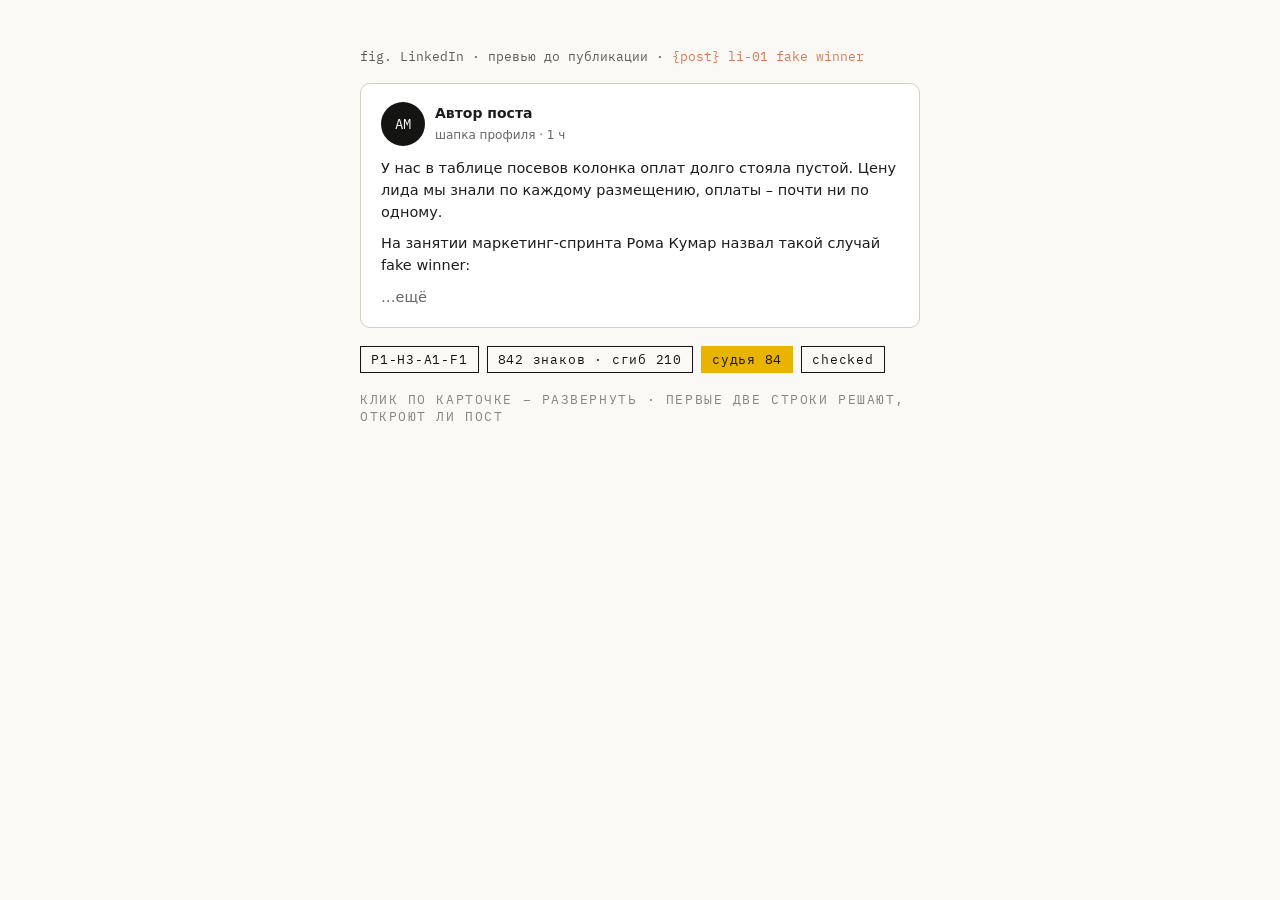
<file: kit/files/outputs/linkedin/{post} li-01 fake winner.html>
<!doctype html><html lang="ru"><head><meta charset="utf-8"><meta name="viewport" content="width=device-width,initial-scale=1"><title>{post} li-01 fake winner · LinkedIn</title><link rel="preconnect" href="https://fonts.googleapis.com"><link href="https://fonts.googleapis.com/css2?family=Inter:wght@400;600;800&family=Lora:ital@1&family=IBM+Plex+Mono:wght@400;500&display=swap" rel="stylesheet"><style>/* field instrument · design tokens of the marketing harness
   instrument grammar (mono labels, 1px frames, fig.N, grid) + Anca's field journal
   (ivory paper, heavy grotesk, serif italic accent, one warm accent). */
:root{
  --paper:#faf9f5; --paper-2:#f0eee6; --ink:#141413; --slate:#5e5d59; --cloud:#87867f; --hair:#d1cfc5;
  --star:#e9b400;   /* yellow accent from Anca's hero lab files 07/09 (mono yellow); field journal (file 10) has none. One dose per surface */
  --clay:#d97757;   /* field journal (file 10) accent: underline of the key word, figure lines */
  --ember:#c6613f;  /* field journal (file 10): darker clay */
  --night:#141413;  /* dark panel */
  --display:"Inter", system-ui, sans-serif;
  --serif:"Lora", Georgia, serif;
  --mono:"IBM Plex Mono", ui-monospace, SFMono-Regular, Menlo, monospace;
  --unit:8px; --frame:1px solid var(--ink); --hairline:1px solid var(--hair);
}
*{box-sizing:border-box}
html,body{margin:0}
body{background:var(--paper); color:var(--ink); font-family:var(--display); -webkit-font-smoothing:antialiased}
.mono{font-family:var(--mono); letter-spacing:.04em}
.label{font-family:var(--mono); font-size:13px; letter-spacing:.12em; text-transform:uppercase; color:var(--cloud)}
.fig{font-family:var(--mono); font-size:13px; color:var(--slate)}
.fig b{color:var(--clay); font-weight:400}
.key{background:linear-gradient(transparent 88%, var(--clay) 88%)}
.it{font-family:var(--serif); font-style:italic; font-weight:400; color:var(--clay)}
.chip{display:inline-block; font-family:var(--mono); font-size:13px; border:var(--frame); padding:4px 10px; letter-spacing:.06em}
.chip.star{background:var(--star); border-color:var(--star)}
.grid-bg{background-image:linear-gradient(var(--paper-2) 1px,transparent 1px),linear-gradient(90deg,var(--paper-2) 1px,transparent 1px); background-size:40px 40px}
.night{background:var(--night); color:var(--paper)}
.night .fig{color:var(--cloud)}

body{padding:48px 16px}
.wrap{max-width:560px;margin:0 auto;display:grid;gap:18px}
.card{background:#fff;border:var(--hairline);border-radius:10px;padding:18px 20px;font-family:system-ui,-apple-system,sans-serif;font-size:14.5px;line-height:1.5;color:#1d1d1d}
.who{display:flex;gap:10px;align-items:center;margin-bottom:12px}.ava{width:44px;height:44px;border-radius:50%;background:var(--ink);color:var(--paper);display:grid;place-content:center;font-family:var(--mono);font-size:14px}
.who b{display:block;font-size:14px}.who span{font-size:12px;color:#666}
.card p{margin:0 0 10px}.more{color:#666;cursor:pointer}.full{display:none}.card.open .full{display:block}.card.open .short{display:none}
.meta{display:flex;flex-wrap:wrap;gap:8px}</style></head><body><div class="wrap">
  <div class="fig">fig. LinkedIn · превью до публикации · <b>{post} li-01 fake winner</b></div>
  <div class="card" onclick="this.classList.toggle('open')">
    <div class="who"><div class="ava">AM</div><div><b>Автор поста</b><span>шапка профиля · 1 ч</span></div></div>
    <div class="short"><p>У нас в таблице посевов колонка оплат долго стояла пустой. Цену лида мы знали по каждому размещению, оплаты – почти ни по одному.</p><p>На занятии маркетинг-спринта Рома Кумар назвал такой случай fake winner:</p><span class="more">…ещё</span></div>
    <div class="full"><p>У нас в таблице посевов колонка оплат долго стояла пустой. Цену лида мы знали по каждому размещению, оплаты – почти ни по одному.</p><p>На занятии маркетинг-спринта Рома Кумар назвал такой случай fake winner: креатив проходит KPI по лиду и проваливается дальше – низкая конверсия в оплату, короткая жизнь, ROAS меньше единицы.</p><p>Что мы добавляем в таблицу размещений:<br>– рядом с ценой лида колонку оплат по каждому посеву;<br>– вердикт по оплатам, клики только подсказывают;<br>– размещение без оплат за две недели остаётся в testing, бюджет на него не растёт.</p><p>Дешёвый лид приятно показывать на синке. Деньги приносит связка «источник → оплата», и её видно, только когда обе колонки стоят рядом. Для B2B с длинным циклом сделки мы ставим вердикт позже, но колонку заводим сразу.</p><p>Какой канал у вас выглядел победителем по кликам и оказался пустым по оплатам?</p></div>
  </div>
  <div class="meta"><span class="chip">P1-H3-A1-F1</span><span class="chip">842 знаков · сгиб 210</span><span class="chip star">судья 84</span><span class="chip">checked</span></div>
  <div class="label">клик по карточке – развернуть · первые две строки решают, откроют ли пост</div>
</div></body></html>
</file>
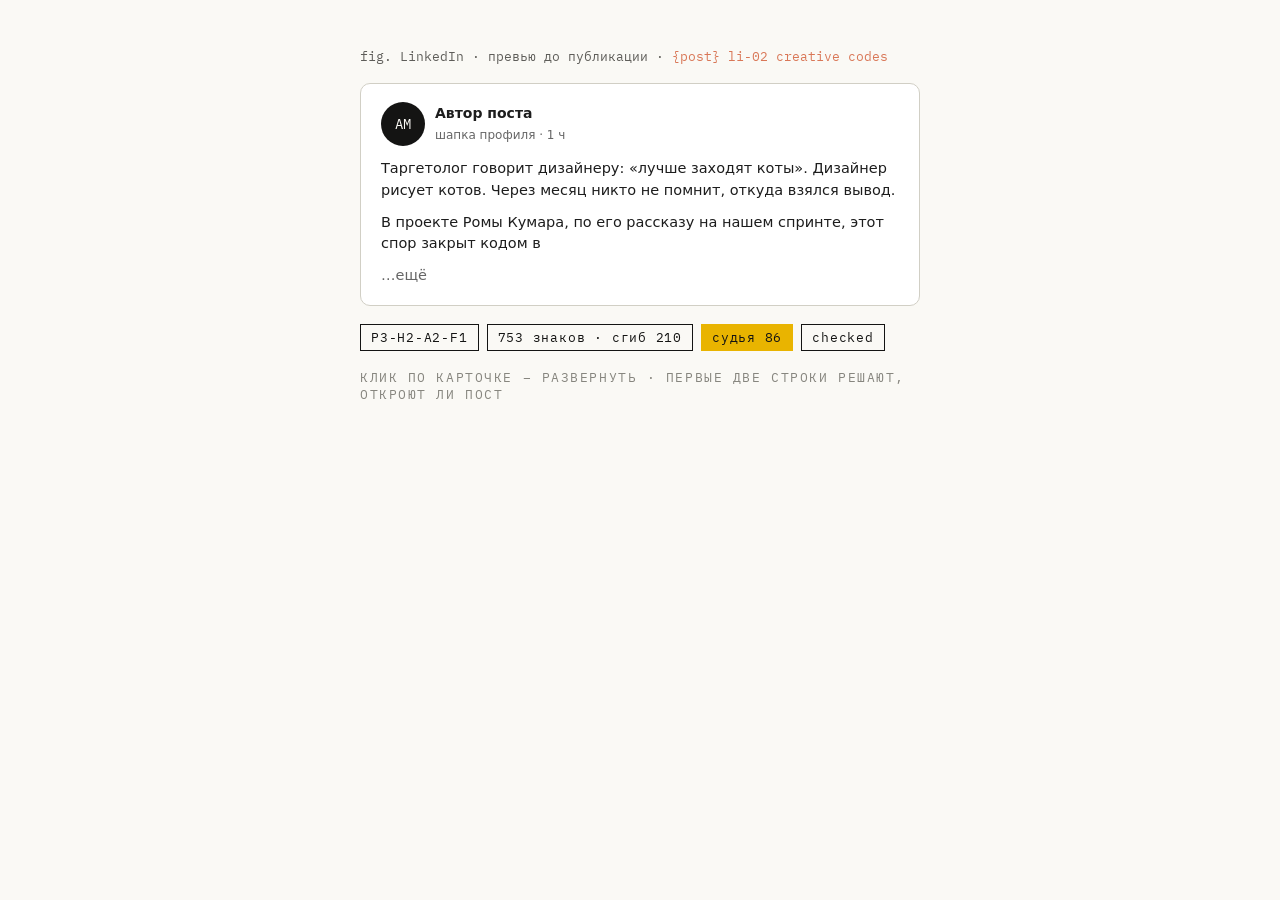
<file: kit/files/outputs/linkedin/{post} li-02 creative codes.html>
<!doctype html><html lang="ru"><head><meta charset="utf-8"><meta name="viewport" content="width=device-width,initial-scale=1"><title>{post} li-02 creative codes · LinkedIn</title><link rel="preconnect" href="https://fonts.googleapis.com"><link href="https://fonts.googleapis.com/css2?family=Inter:wght@400;600;800&family=Lora:ital@1&family=IBM+Plex+Mono:wght@400;500&display=swap" rel="stylesheet"><style>/* field instrument · design tokens of the marketing harness
   instrument grammar (mono labels, 1px frames, fig.N, grid) + Anca's field journal
   (ivory paper, heavy grotesk, serif italic accent, one warm accent). */
:root{
  --paper:#faf9f5; --paper-2:#f0eee6; --ink:#141413; --slate:#5e5d59; --cloud:#87867f; --hair:#d1cfc5;
  --star:#e9b400;   /* yellow accent from Anca's hero lab files 07/09 (mono yellow); field journal (file 10) has none. One dose per surface */
  --clay:#d97757;   /* field journal (file 10) accent: underline of the key word, figure lines */
  --ember:#c6613f;  /* field journal (file 10): darker clay */
  --night:#141413;  /* dark panel */
  --display:"Inter", system-ui, sans-serif;
  --serif:"Lora", Georgia, serif;
  --mono:"IBM Plex Mono", ui-monospace, SFMono-Regular, Menlo, monospace;
  --unit:8px; --frame:1px solid var(--ink); --hairline:1px solid var(--hair);
}
*{box-sizing:border-box}
html,body{margin:0}
body{background:var(--paper); color:var(--ink); font-family:var(--display); -webkit-font-smoothing:antialiased}
.mono{font-family:var(--mono); letter-spacing:.04em}
.label{font-family:var(--mono); font-size:13px; letter-spacing:.12em; text-transform:uppercase; color:var(--cloud)}
.fig{font-family:var(--mono); font-size:13px; color:var(--slate)}
.fig b{color:var(--clay); font-weight:400}
.key{background:linear-gradient(transparent 88%, var(--clay) 88%)}
.it{font-family:var(--serif); font-style:italic; font-weight:400; color:var(--clay)}
.chip{display:inline-block; font-family:var(--mono); font-size:13px; border:var(--frame); padding:4px 10px; letter-spacing:.06em}
.chip.star{background:var(--star); border-color:var(--star)}
.grid-bg{background-image:linear-gradient(var(--paper-2) 1px,transparent 1px),linear-gradient(90deg,var(--paper-2) 1px,transparent 1px); background-size:40px 40px}
.night{background:var(--night); color:var(--paper)}
.night .fig{color:var(--cloud)}

body{padding:48px 16px}
.wrap{max-width:560px;margin:0 auto;display:grid;gap:18px}
.card{background:#fff;border:var(--hairline);border-radius:10px;padding:18px 20px;font-family:system-ui,-apple-system,sans-serif;font-size:14.5px;line-height:1.5;color:#1d1d1d}
.who{display:flex;gap:10px;align-items:center;margin-bottom:12px}.ava{width:44px;height:44px;border-radius:50%;background:var(--ink);color:var(--paper);display:grid;place-content:center;font-family:var(--mono);font-size:14px}
.who b{display:block;font-size:14px}.who span{font-size:12px;color:#666}
.card p{margin:0 0 10px}.more{color:#666;cursor:pointer}.full{display:none}.card.open .full{display:block}.card.open .short{display:none}
.meta{display:flex;flex-wrap:wrap;gap:8px}</style></head><body><div class="wrap">
  <div class="fig">fig. LinkedIn · превью до публикации · <b>{post} li-02 creative codes</b></div>
  <div class="card" onclick="this.classList.toggle('open')">
    <div class="who"><div class="ava">AM</div><div><b>Автор поста</b><span>шапка профиля · 1 ч</span></div></div>
    <div class="short"><p>Таргетолог говорит дизайнеру: «лучше заходят коты». Дизайнер рисует котов. Через месяц никто не помнит, откуда взялся вывод.</p><p>В проекте Ромы Кумара, по его рассказу на нашем спринте, этот спор закрыт кодом в</p><span class="more">…ещё</span></div>
    <div class="full"><p>Таргетолог говорит дизайнеру: «лучше заходят коты». Дизайнер рисует котов. Через месяц никто не помнит, откуда взялся вывод.</p><p>В проекте Ромы Кумара, по его рассказу на нашем спринте, этот спор закрыт кодом в имени объявления: P2-H1-B3-A5-UGC-COM – персона, хук, боди, энгл, формат. Кабинет отдаёт результат по имени, система считает, какие параметры и какие пары параметров выигрывают.</p><p>Переносим механику на свой прогрев без Meta Ads:<br>– словарь из четырёх измерений: сегмент, хук, энгл, формат;<br>– код каждой единицы уходит в utm_content;<br>– в пятницу регистрации группируются по хуку и энглу.</p><p>Код знает только то, что вписали при запуске. Раз в месяц будем сверять его с разметкой самого текста.</p><p>По какому параметру вы сейчас спорите в команде без данных?</p></div>
  </div>
  <div class="meta"><span class="chip">P3-H2-A2-F1</span><span class="chip">753 знаков · сгиб 210</span><span class="chip star">судья 86</span><span class="chip">checked</span></div>
  <div class="label">клик по карточке – развернуть · первые две строки решают, откроют ли пост</div>
</div></body></html>
</file>
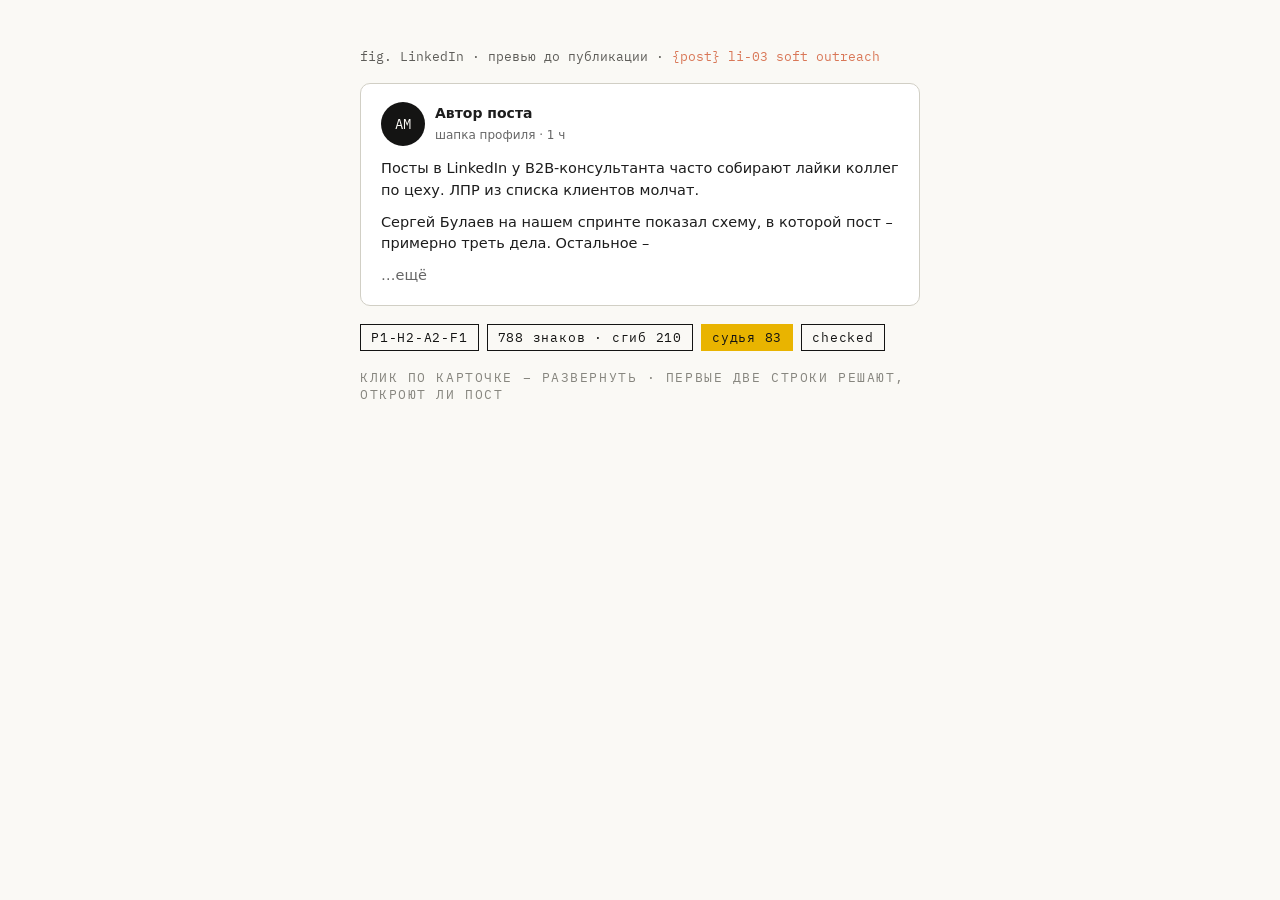
<file: kit/files/outputs/linkedin/{post} li-03 soft outreach.html>
<!doctype html><html lang="ru"><head><meta charset="utf-8"><meta name="viewport" content="width=device-width,initial-scale=1"><title>{post} li-03 soft outreach · LinkedIn</title><link rel="preconnect" href="https://fonts.googleapis.com"><link href="https://fonts.googleapis.com/css2?family=Inter:wght@400;600;800&family=Lora:ital@1&family=IBM+Plex+Mono:wght@400;500&display=swap" rel="stylesheet"><style>/* field instrument · design tokens of the marketing harness
   instrument grammar (mono labels, 1px frames, fig.N, grid) + Anca's field journal
   (ivory paper, heavy grotesk, serif italic accent, one warm accent). */
:root{
  --paper:#faf9f5; --paper-2:#f0eee6; --ink:#141413; --slate:#5e5d59; --cloud:#87867f; --hair:#d1cfc5;
  --star:#e9b400;   /* yellow accent from Anca's hero lab files 07/09 (mono yellow); field journal (file 10) has none. One dose per surface */
  --clay:#d97757;   /* field journal (file 10) accent: underline of the key word, figure lines */
  --ember:#c6613f;  /* field journal (file 10): darker clay */
  --night:#141413;  /* dark panel */
  --display:"Inter", system-ui, sans-serif;
  --serif:"Lora", Georgia, serif;
  --mono:"IBM Plex Mono", ui-monospace, SFMono-Regular, Menlo, monospace;
  --unit:8px; --frame:1px solid var(--ink); --hairline:1px solid var(--hair);
}
*{box-sizing:border-box}
html,body{margin:0}
body{background:var(--paper); color:var(--ink); font-family:var(--display); -webkit-font-smoothing:antialiased}
.mono{font-family:var(--mono); letter-spacing:.04em}
.label{font-family:var(--mono); font-size:13px; letter-spacing:.12em; text-transform:uppercase; color:var(--cloud)}
.fig{font-family:var(--mono); font-size:13px; color:var(--slate)}
.fig b{color:var(--clay); font-weight:400}
.key{background:linear-gradient(transparent 88%, var(--clay) 88%)}
.it{font-family:var(--serif); font-style:italic; font-weight:400; color:var(--clay)}
.chip{display:inline-block; font-family:var(--mono); font-size:13px; border:var(--frame); padding:4px 10px; letter-spacing:.06em}
.chip.star{background:var(--star); border-color:var(--star)}
.grid-bg{background-image:linear-gradient(var(--paper-2) 1px,transparent 1px),linear-gradient(90deg,var(--paper-2) 1px,transparent 1px); background-size:40px 40px}
.night{background:var(--night); color:var(--paper)}
.night .fig{color:var(--cloud)}

body{padding:48px 16px}
.wrap{max-width:560px;margin:0 auto;display:grid;gap:18px}
.card{background:#fff;border:var(--hairline);border-radius:10px;padding:18px 20px;font-family:system-ui,-apple-system,sans-serif;font-size:14.5px;line-height:1.5;color:#1d1d1d}
.who{display:flex;gap:10px;align-items:center;margin-bottom:12px}.ava{width:44px;height:44px;border-radius:50%;background:var(--ink);color:var(--paper);display:grid;place-content:center;font-family:var(--mono);font-size:14px}
.who b{display:block;font-size:14px}.who span{font-size:12px;color:#666}
.card p{margin:0 0 10px}.more{color:#666;cursor:pointer}.full{display:none}.card.open .full{display:block}.card.open .short{display:none}
.meta{display:flex;flex-wrap:wrap;gap:8px}</style></head><body><div class="wrap">
  <div class="fig">fig. LinkedIn · превью до публикации · <b>{post} li-03 soft outreach</b></div>
  <div class="card" onclick="this.classList.toggle('open')">
    <div class="who"><div class="ava">AM</div><div><b>Автор поста</b><span>шапка профиля · 1 ч</span></div></div>
    <div class="short"><p>Посты в LinkedIn у B2B-консультанта часто собирают лайки коллег по цеху. ЛПР из списка клиентов молчат.</p><p>Сергей Булаев на нашем спринте показал схему, в которой пост – примерно треть дела. Остальное –</p><span class="more">…ещё</span></div>
    <div class="full"><p>Посты в LinkedIn у B2B-консультанта часто собирают лайки коллег по цеху. ЛПР из списка клиентов молчат.</p><p>Сергей Булаев на нашем спринте показал схему, в которой пост – примерно треть дела. Остальное – ежедневная работа с людьми из ICP:<br>– список компаний превращается в людей по должностям, из них остаются активные;<br>– каждый день агент собирает их свежие посты и готовит черновики комментариев;<br>– человек утверждает каждый комментарий, автоматических комментариев в схеме нет;<br>– кто ответил лайком или зашёл в профиль, получает коннект с сообщением.</p><p>Лимит у Сергея – около 20 коннектов в день и 200 в неделю, его ни разу не блокировали. Цикл сделки B2B у него доходит до двух лет, поэтому первый месяц мы считаем касания и ответы.</p><p>Какой шаг этой цепочки у вас сейчас делает человек руками?</p></div>
  </div>
  <div class="meta"><span class="chip">P1-H2-A2-F1</span><span class="chip">788 знаков · сгиб 210</span><span class="chip star">судья 83</span><span class="chip">checked</span></div>
  <div class="label">клик по карточке – развернуть · первые две строки решают, откроют ли пост</div>
</div></body></html>
</file>
<file: web/styles.css>
/* marketing harness · shaper b&w shell, forked from aim-sim-office atelier tokens */
:root{
  --bg:#ffffff; --ink:#0a0a0a; --soft:#dcdcdc; --hair:#ececec; --grid:#f1f1f1;
  --muted:#8a8a8a; --accent:#d7261e; --paper:#fafafa;
  --mono:"JetBrains Mono", ui-monospace, SFMono-Regular, Menlo, Consolas, monospace;
  --ease:cubic-bezier(.2,.7,.1,1);
}
*{box-sizing:border-box}
html,body{margin:0;padding:0}
body{
  background:var(--bg); color:var(--ink); font-family:var(--mono); font-size:12px; line-height:1.45;
  letter-spacing:.02em; font-feature-settings:"tnum"; -webkit-font-smoothing:antialiased;
  display:grid; grid-template-rows:auto minmax(0,1fr) auto; height:100dvh; overflow:hidden;
  padding:10px 12px; gap:8px;
}
button{font:inherit; color:inherit; background:var(--bg); border:1px solid var(--ink); padding:5px 10px; cursor:pointer; letter-spacing:.04em}
button:hover{background:var(--ink); color:var(--bg)}
button.on{background:var(--ink); color:var(--bg)}
h1,h2,p{margin:0}

/* header */
#hd{display:grid; grid-template-columns:34px minmax(0,1fr) auto auto; align-items:center; gap:10px 20px; border-bottom:1px solid var(--ink); padding-bottom:9px}
.logo{width:34px; height:34px; object-fit:contain}
.brand h1{font-size:19px; font-weight:700; letter-spacing:.01em}
.brand p{color:var(--muted); font-size:10.5px; letter-spacing:.12em; text-transform:uppercase; margin-top:2px}
.modes{display:flex}
.modes button + button{border-left:none}
.clock{display:flex; flex-direction:column; align-items:flex-end; gap:1px; min-width:190px}
.clock b{font-size:12px}
.clock span{color:var(--muted); font-size:11px; max-width:320px; overflow:hidden; text-overflow:ellipsis; white-space:nowrap}

/* grid */
#grid{display:grid; grid-template-columns:240px minmax(0,1fr) 340px; gap:8px; min-height:0}
.panel{border:1px solid var(--ink); padding:9px 10px; min-height:0; display:flex; flex-direction:column; background:var(--bg)}
.panel h2{display:flex; justify-content:space-between; align-items:baseline; font-size:10.5px; font-weight:500; letter-spacing:.16em; text-transform:uppercase; color:var(--muted); padding-bottom:6px; border-bottom:1px dashed var(--soft); margin-bottom:6px}
.panel h2 em{font-style:normal; color:var(--ink); letter-spacing:.04em}
.panel h2.sub{margin-top:10px}
.scroll{overflow:auto; min-height:0}

/* tree */
#colL{overflow:hidden}
#tree{flex:1 1 auto}
.fold{margin:6px 0 2px; color:var(--muted); font-size:10.5px; letter-spacing:.06em}
.fold b{color:var(--ink); font-weight:500}
.file{display:grid; grid-template-columns:14px minmax(0,1fr); gap:6px; padding:1px 4px; cursor:pointer; white-space:nowrap}
.file span:last-child{overflow:hidden; text-overflow:ellipsis}
.file:hover{background:var(--hair)}
.file.new{color:var(--accent)}
.file.new .g{animation:blink 1s steps(2) 3}
.g{display:inline-block; width:14px; text-align:center}
#commits{list-style:none; margin:0; padding:0; max-height:170px; overflow:auto; flex:0 0 auto}
#commits li{display:grid; grid-template-columns:62px minmax(0,1fr); gap:6px; padding:2px 0; border-bottom:1px dotted var(--hair)}
#commits li b{color:var(--accent); font-weight:500}
#commits li.fresh{background:#fff2f1}

/* graph */
#colC{padding:9px 10px 0}
.gh{display:flex; justify-content:space-between; align-items:flex-start; gap:10px; border-bottom:1px dashed var(--soft); margin-bottom:0}
.gh h2{border:none; margin:0}
#legend{display:flex; flex-wrap:wrap; gap:3px 10px; justify-content:flex-end; font-size:10px; color:var(--muted); padding-bottom:6px}
#legend span{display:inline-flex; align-items:center; gap:4px}
#legend svg{width:12px; height:12px; overflow:visible}
#stage{position:relative; flex:1 1 auto; min-height:0;
  background-image:linear-gradient(var(--grid) 1px,transparent 1px),linear-gradient(90deg,var(--grid) 1px,transparent 1px);
  background-size:24px 24px; margin:0 -10px}
#graph{position:absolute; inset:0; width:100%; height:100%; cursor:grab}
#graph:active{cursor:grabbing}
#empty{position:absolute; inset:0; display:grid; place-content:center; text-align:center; font-size:15px; letter-spacing:.2em; text-transform:uppercase; color:var(--muted); pointer-events:none; transition:opacity .6s}
#empty small{font-size:10.5px; letter-spacing:.12em}
#liveHint{position:absolute; left:50%; top:50%; transform:translate(-50%,-50%); max-width:420px; border:1px solid var(--ink); background:var(--bg); padding:14px 16px; line-height:1.6}
#liveHint code{background:var(--hair); padding:1px 4px}
.link{stroke:#cfcfcf; stroke-width:1}
.link.agent{stroke:var(--accent); stroke-dasharray:3 3; stroke-width:1.2}
.link.agent-idle{stroke:#b5b5b5; stroke-dasharray:3 3}
.link.wiki{stroke:#cfcfcf}
.link.plan{stroke:#d6d6d6}
.link.hot{stroke:var(--ink); stroke-width:1.4}
.node path{stroke:var(--ink); stroke-width:1.3; vector-effect:non-scaling-stroke}
.node text{font-size:9px; fill:var(--ink); paint-order:stroke; stroke:#fff; stroke-width:3px; stroke-linejoin:round; pointer-events:none}
.node.ghost path{stroke:#b9b9b9; stroke-dasharray:2 2; fill:#fff}
.node.ghost text{fill:#a8a8a8}
.node.agent text{fill:var(--accent); font-weight:700}
.node{cursor:pointer}
.dim{opacity:.15}
.ring{fill:none; stroke:var(--accent); stroke-width:1.5; animation:ping 1.8s var(--ease) forwards; pointer-events:none}
.pulse{fill:none; stroke:var(--accent); stroke-width:1; animation:pulse 1.4s ease-in-out infinite; pointer-events:none}
@keyframes ping{from{r:6; opacity:1} to{r:34; opacity:0}}
@keyframes pulse{0%,100%{r:12; opacity:.9} 50%{r:18; opacity:.2}}
@keyframes blink{50%{opacity:0}}

#narr{display:grid; grid-template-columns:auto minmax(0,1fr); gap:10px; align-items:center; border-top:1px solid var(--ink); margin:0 -10px; padding:8px 10px; min-height:48px}
#narrTag{background:var(--ink); color:var(--bg); padding:3px 7px; font-size:10.5px; letter-spacing:.1em; text-transform:uppercase; white-space:nowrap}
#narrText{font-size:12.5px}

/* right column */
#colR{display:grid; grid-template-rows:auto auto minmax(220px,1fr); gap:8px; min-height:0}
#qa{margin:0; display:grid; grid-template-columns:96px minmax(0,1fr); gap:3px 8px; align-items:start}
#qa dt{color:var(--muted); font-size:10.5px; padding-top:1px}
#qa dd{margin:0; min-height:15px; border-left:2px solid var(--hair); padding-left:6px; font-size:11px; line-height:1.35;
  display:-webkit-box; -webkit-box-orient:vertical; -webkit-line-clamp:2; overflow:hidden}
#anketaP.compact #qa dd{-webkit-line-clamp:1}
#anketaP.compact #qa{gap:1px 8px}
#qa dd.on{border-left-color:var(--ink)}
#qa dd.typing::after{content:"▍"; color:var(--accent); animation:blink 1s steps(2) infinite}
#qa dd.wait{color:#c4c4c4}
.lane{display:grid; grid-template-columns:14px 94px minmax(0,1fr); gap:6px; align-items:center; padding:4px 0; border-bottom:1px dotted var(--hair)}
.lane .dot{width:10px; height:10px; border:1.3px solid var(--ink); border-radius:50%}
.lane.running .dot{background:var(--accent); border-color:var(--accent); animation:blink 1s steps(2) infinite}
.lane.done .dot{background:var(--ink)}
.lane.waiting .dot{border-style:dashed}
.lane b{font-weight:500}
.lane small{display:block; color:var(--muted); font-size:10px}
.lane .tgt{overflow:hidden; text-overflow:ellipsis; white-space:nowrap; font-size:11px}
.lane .bar{height:3px; background:var(--hair); margin-top:3px; position:relative; overflow:hidden}
.lane.running .bar::after{content:""; position:absolute; inset:0; width:40%; background:var(--accent); animation:slide 1.1s linear infinite}
.lane.done .bar{background:var(--ink)}
@keyframes slide{from{transform:translateX(-100%)} to{transform:translateX(250%)}}
#dashP{overflow:hidden; padding-top:0}
#tabs{display:flex; border-bottom:1px solid var(--ink); margin:0 -10px 6px}
#tabs button{border:none; border-right:1px solid var(--ink); padding:7px 10px; font-size:10.5px; letter-spacing:.1em; text-transform:uppercase; background:var(--bg); color:var(--muted)}
#tabs button.on{background:var(--ink); color:var(--bg)}
#tabBody{overflow:auto; min-height:0; flex:1}
body:not(.live) .liveonly{display:none}
.trow{display:grid; grid-template-columns:12px 78px minmax(0,1fr); gap:6px; align-items:center; padding:4px 0; border-bottom:1px dotted var(--hair); font-size:11px}
.trow i{width:9px; height:9px; border:1.3px solid var(--ink); border-radius:50%}
.trow.ok i{background:var(--ink)}
.trow:not(.ok):not(.link) i{border-color:var(--accent)}
.trow.link{cursor:pointer}.trow.link:hover{background:var(--hair)}
.trow span{color:var(--muted); overflow:hidden; text-overflow:ellipsis}
.trow code{background:var(--hair); padding:0 3px; color:var(--ink)}
#consoleForm{display:grid; gap:6px}
.crow{display:flex; gap:6px; align-items:center}
#consoleForm select,#consoleForm input,#consoleForm textarea{font:inherit; font-size:11.5px; border:1px solid var(--ink); padding:5px 6px; background:var(--bg); color:var(--ink); min-width:0}
#consoleForm input{flex:1}
#consoleForm textarea{resize:vertical; text-transform:none}
#cPresets{display:flex; flex-wrap:wrap; gap:4px}
#cPresets button{padding:2px 7px; font-size:10.5px; border-color:var(--soft)}
#consoleForm button[type=submit]{background:var(--ink); color:var(--bg)}
.run{border-bottom:1px dotted var(--hair); padding:4px 0; font-size:11px}
.run summary{cursor:pointer; display:flex; gap:6px; align-items:center; list-style:none}
.run summary i{width:9px; height:9px; border-radius:50%; border:1.3px solid var(--ink); flex:0 0 auto}
.run.running summary i{background:var(--accent); border-color:var(--accent); animation:blink 1s steps(2) infinite}
.run.done summary i{background:var(--ink)}
.run.failed summary i{border-color:var(--accent)}
.run summary span{margin-left:auto; color:var(--muted); white-space:nowrap}
.run summary button{padding:0 6px; font-size:10px}
.run pre{white-space:pre-wrap; max-height:160px; overflow:auto; background:var(--paper); padding:6px; margin:4px 0 0; font-size:10.5px}
#pvFrame{flex:1; border:none; width:100%; background:#fff}
#metrics{display:grid; grid-template-columns:repeat(4,1fr); border-top:1px solid var(--ink); border-left:1px solid var(--ink)}
.m{border-right:1px solid var(--ink); border-bottom:1px solid var(--ink); padding:5px 6px}
.m b{display:block; font-size:18px; font-weight:500; line-height:1.1}
.m span{font-size:9.5px; color:var(--muted); letter-spacing:.06em}
.m.up b{color:var(--accent)}
#coverage{margin-top:8px}
#coverage table{border-collapse:collapse; width:100%; font-size:10.5px}
#coverage th{font-weight:500; color:var(--muted); text-align:center; padding:2px}
#coverage th:first-child{text-align:left}
#coverage td{text-align:center; padding:2px; border-top:1px dotted var(--hair)}
#coverage td:first-child{text-align:left}
#coverage i{display:inline-block; width:11px; height:11px; border:1px solid var(--ink)}
#coverage i.f{background:var(--ink)}
#coverage i.gap{border-color:var(--accent); border-style:dashed}
.cap{font-size:10px; color:var(--muted); margin-top:4px}

/* timeline */
#tl{display:grid; grid-template-columns:auto minmax(0,1fr); grid-template-rows:auto 4px; gap:6px 10px; border-top:1px solid var(--ink); padding-top:8px}
.ctrl{display:flex}
.ctrl button{min-width:38px}
.ctrl button + button{border-left:none}
#phases{display:grid; gap:0}
.ph{border:1px solid var(--ink); border-left:none; padding:5px 6px; font-size:10.5px; cursor:pointer; white-space:nowrap; overflow:hidden; text-overflow:ellipsis; font-size:11px; position:relative}
.ph:first-child{border-left:1px solid var(--ink)}
.ph.done{color:var(--muted)}
.ph.done::before{content:"✓ "}
.ph.now{background:var(--ink); color:var(--bg)}
#bar{grid-column:1 / -1; background:var(--hair); position:relative}
#bar i{position:absolute; inset:0 auto 0 0; width:0; background:var(--ink)}
body.live #ctrl{display:none}
body.live #tl{grid-template-columns:minmax(0,1fr)}
body.live #bar i{background:var(--accent)}

/* preview */
#preview{position:fixed; top:64px; right:12px; bottom:70px; width:min(460px,calc(100vw - 24px)); background:var(--bg); border:1px solid var(--ink); box-shadow:8px 8px 0 rgba(0,0,0,.08); display:flex; flex-direction:column; z-index:5}
#preview[hidden]{display:none}
#preview header{display:flex; justify-content:space-between; gap:10px; padding:9px 10px; border-bottom:1px solid var(--ink)}
#preview header b{display:block; font-size:13px}
#preview header span{color:var(--muted); font-size:10.5px}
#preview header button{align-self:flex-start; padding:0 8px}
#pvLinks{padding:6px 10px; border-bottom:1px dashed var(--soft); font-size:10.5px; color:var(--muted); line-height:1.8}
#pvLinks a{color:var(--ink); cursor:pointer; border-bottom:1px solid var(--soft); margin-right:8px}
#pvBody{margin:0; padding:10px; overflow:auto; white-space:pre-wrap; font:inherit; font-size:11.5px; line-height:1.55; flex:1}
#pvBar{display:flex; flex-wrap:wrap; gap:0; padding:6px 10px; border-bottom:1px dashed var(--soft)}
#pvBar button{padding:2px 7px; font-size:10.5px; border-color:var(--soft)}
#pvBar button + button{border-left:none}
#pvBar button.on{border-color:var(--ink)}
#pvBar .sp{flex:1; min-width:8px}
#pvBar #pvSave{background:var(--accent); border-color:var(--accent); color:#fff; margin-right:8px}
#pvWrap{flex:1; min-height:0; display:flex}
#pvWrap > *{flex:1; min-width:0}
#pvEditor{font:inherit; font-size:11.5px; line-height:1.55; border:none; border-right:1px solid var(--ink); padding:10px; resize:none; outline:none; background:var(--paper); color:var(--ink); tab-size:2}
#preview.editing{width:min(1040px,calc(100vw - 24px))}
#preview.dirty #pvTitle::after{content:" ●"; color:var(--accent)}
#pvNote{padding:4px 10px 6px; margin:0; border-top:1px dashed var(--soft); min-height:22px}
#pvNote:empty{display:none}
.md{padding:10px 14px; overflow:auto; font-size:12px; line-height:1.6}
.md h1{font-size:16px; font-weight:700; margin:4px 0 8px}
.md h2{font-size:13px; font-weight:700; margin:14px 0 6px; border-bottom:1px dashed var(--soft); padding-bottom:3px}
.md h3{font-size:12px; font-weight:700; margin:10px 0 4px}
.md p{margin:0 0 8px}
.md ul,.md ol{margin:0 0 8px; padding-left:18px}
.md li{margin:1px 0}
.md code{background:var(--hair); padding:0 3px}
.md pre{background:var(--paper); border:1px solid var(--hair); padding:6px 8px; overflow:auto; white-space:pre-wrap; margin:0 0 8px}
.md pre code{background:none; padding:0}
.md table{border-collapse:collapse; margin:0 0 10px; font-size:11px; width:100%}
.md th,.md td{border:1px solid var(--soft); padding:3px 5px; text-align:left; vertical-align:top}
.md th{font-weight:500; background:var(--paper)}
.md blockquote{border-left:2px solid var(--ink); margin:0 0 8px; padding-left:8px; color:#444}
.md .fm{border:1px dashed var(--soft); padding:5px 7px; margin-bottom:10px; font-size:10.5px; color:var(--muted); white-space:pre-wrap}
.md a.wl{color:var(--ink); border-bottom:1px solid var(--accent); cursor:pointer}
.md a.wl.miss{border-bottom-style:dashed; color:var(--muted)}
.md hr{border:none; border-top:1px dashed var(--soft); margin:10px 0}

/* phase stop: plain-language card between phases */
#stop{position:fixed; inset:0; z-index:9; display:grid; place-items:center; background:rgba(255,255,255,.72); backdrop-filter:blur(2px)}
#stop[hidden]{display:none}
#stop .card,#intro .card{width:min(620px,calc(100vw - 32px)); max-height:calc(100vh - 40px); overflow:auto; background:var(--bg); border:1px solid var(--ink); box-shadow:10px 10px 0 rgba(0,0,0,.08); padding:16px 18px 14px; animation:rise .35s var(--ease)}
.st-hd{display:flex; justify-content:space-between; font-size:10.5px; letter-spacing:.16em; text-transform:uppercase; color:var(--muted); border-bottom:1px dashed var(--soft); padding-bottom:6px}
.st-hd #stNum{color:var(--accent)}
#stTitle{font-size:19px; font-weight:700; line-height:1.25; margin:12px 0 8px; letter-spacing:-.01em}
#stLead{font-size:13px; line-height:1.6; margin:0 0 10px}
#stPoints{margin:0 0 10px; padding:0; list-style:none; border-top:1px solid var(--ink)}
#stPoints li{padding:6px 0 6px 18px; border-bottom:1px dotted var(--soft); position:relative; font-size:12px; line-height:1.5}
#stPoints li::before{content:"→"; position:absolute; left:0; color:var(--accent)}
#stop code{background:var(--hair); padding:0 3px}
#stFiles{font-size:11px; color:var(--muted); margin-bottom:10px}
#stFiles b{display:block; color:var(--muted); font-weight:500; font-size:10.5px; letter-spacing:.14em; text-transform:uppercase; margin-bottom:6px}
#stFiles .chips{display:flex; flex-wrap:wrap; gap:4px; max-height:112px; overflow:auto}
#stFiles a{color:var(--ink); border:1px solid var(--soft); padding:1px 6px; cursor:pointer; white-space:nowrap; text-decoration:none}
#stFiles a:hover{border-color:var(--ink)}
.st-ft{display:flex; gap:8px; align-items:center; border-top:1px solid var(--ink); padding-top:10px}
.st-ft .sp{flex:1}
.st-ft .go{background:var(--ink); color:var(--bg); padding:7px 16px}
.st-ft .go:hover{background:var(--accent); border-color:var(--accent)}
#stopsBtn.on{background:var(--ink); color:var(--bg)}
@keyframes rise{from{opacity:0; transform:translateY(8px)}to{opacity:1; transform:none}}
#openVault{border-left:none}

/* narrow screens: stack, page scrolls */
@media (max-width:1100px){
  #grid{grid-template-columns:220px minmax(0,1fr)}
  #colR{grid-column:1 / -1; grid-template-columns:repeat(3,minmax(0,1fr)); grid-template-rows:auto}
}
@media (max-width:760px){
  body{height:auto; overflow:auto; padding:10px 16px}
  #hd{grid-template-columns:30px minmax(0,1fr)}
  .modes,.clock{grid-column:1 / -1}
  .clock{align-items:flex-start}
  #grid{grid-template-columns:minmax(0,1fr)}
  #colC{order:-1; min-height:62vh}
  #colR{grid-template-columns:minmax(0,1fr)}
  #colL{max-height:none} #tree{max-height:260px}
  #phases{grid-template-columns:repeat(5,minmax(0,1fr)) !important}
  .ph{border-left:1px solid var(--ink)}
  #tl{position:sticky; bottom:0; background:var(--bg); padding-bottom:8px; grid-template-columns:minmax(0,1fr)}
  #preview{top:10px; bottom:10px; left:16px; right:16px; width:auto}
}

#legend span{cursor:pointer; user-select:none}
#legend span.off{opacity:.3; text-decoration:line-through}
.node.off,.link.off{display:none}
#graph.dense .node text{font-size:8px}
#graph.dense .L-code text,#graph.dense .L-ghost text{display:none}
#graph.dense .link.wiki{stroke:#e2e2e2}
#graph.dense .link.plan{stroke:#ececec}
@media (max-width:760px){
  #pvWrap{flex-direction:column}
  #pvEditor{border-right:none; border-bottom:1px solid var(--ink); min-height:38vh}
  #preview.editing{width:auto}
}
.pagelink{border:1px solid var(--ink); border-left:none; padding:5px 10px; text-decoration:none; color:var(--ink); letter-spacing:.04em}
.pagelink:hover{background:var(--ink); color:var(--bg)}
.modes{display:flex; flex-wrap:wrap}

/* v4: header groups, folder bar, legend row, search, intro, selection, full preview */
#hd{grid-template-columns:34px minmax(0,1fr) auto auto}
.navs{display:flex; gap:10px; align-items:center; flex-wrap:wrap; justify-content:flex-end}
.navs nav{display:flex}
.navs .pagelink:first-child{border-left:1px solid var(--ink)}
button.search{border-color:var(--soft); color:var(--muted); display:flex; gap:8px; align-items:center}
button.search:hover{border-color:var(--ink); background:var(--bg); color:var(--ink)}
kbd{font:inherit; font-size:10px; border:1px solid var(--soft); padding:0 4px; color:var(--muted); background:var(--paper)}
#folderBar{border:1px solid var(--ink); padding:6px 8px; margin:0 0 8px; font-size:10.5px; display:grid; gap:3px}
.fb-path{color:var(--ink); overflow:hidden; text-overflow:ellipsis; white-space:nowrap}
.fb-git{color:var(--muted); overflow:hidden; text-overflow:ellipsis; white-space:nowrap}
.fb-git a{color:var(--ink); border-bottom:1px solid var(--accent); text-decoration:none}
.fb-act{display:flex; margin-top:3px}
.fb-act button{padding:2px 7px; font-size:10.5px}
.fb-act button + button{border-left:none}
.gh{flex-direction:column; align-items:stretch; gap:4px}
.gh h2{border-bottom:none; margin-bottom:0; padding-bottom:0}
#legend{justify-content:flex-start; gap:3px 12px; padding-bottom:7px}
.node.sel path{stroke:var(--accent) !important; stroke-width:3}
.node.sel text{fill:var(--accent); font-weight:700}
.file.sel{background:var(--ink); color:var(--bg)}
.file.sel .g{color:var(--bg)}
#preview.full{top:12px; left:12px; right:12px; bottom:12px; width:auto; z-index:8}
#pvFull{margin-right:6px !important; border-color:var(--ink) !important}
#search{position:fixed; inset:0; z-index:10; background:rgba(255,255,255,.7); backdrop-filter:blur(2px); display:grid; justify-items:center; align-items:start; padding-top:12vh}
#search[hidden]{display:none}
#search .box{width:min(640px,calc(100vw - 32px)); background:var(--bg); border:1px solid var(--ink); box-shadow:10px 10px 0 rgba(0,0,0,.08); padding:10px 12px}
#q{width:100%; font:inherit; font-size:15px; border:none; border-bottom:1px solid var(--ink); padding:6px 2px 8px; outline:none}
#qres{list-style:none; margin:6px 0; padding:0; max-height:52vh; overflow:auto}
#qres li{display:grid; grid-template-columns:18px minmax(0,1fr) auto; gap:8px; padding:5px 6px; cursor:pointer; border-bottom:1px dotted var(--hair); align-items:baseline}
#qres li.on{background:var(--ink); color:var(--bg)}
#qres li small{color:var(--muted); font-size:10px}
#qres li.on small{color:#bbb}
#qres li .hit{grid-column:2 / -1; font-size:10.5px; color:var(--muted); overflow:hidden; text-overflow:ellipsis; white-space:nowrap}
#qres li.on .hit{color:#ccc}
#intro{position:fixed; inset:0; z-index:11; display:grid; place-items:center; background:rgba(255,255,255,.86); backdrop-filter:blur(3px)}
#intro[hidden]{display:none}
#intro h3{font-size:24px; font-weight:800; line-height:1.15; letter-spacing:-.02em; margin:14px 0 10px}
#intro p{font-size:13px; line-height:1.6; margin:0 0 10px}
#intro ul{margin:0 0 12px; padding:0; list-style:none; border-top:1px solid var(--ink)}
#intro li{padding:6px 0 6px 18px; border-bottom:1px dotted var(--soft); position:relative; font-size:12px}
#intro li::before{content:"→"; position:absolute; left:0; color:var(--accent)}
.pagelink2{border:1px solid var(--ink); padding:5px 10px; text-decoration:none; color:var(--ink)}
.pagelink2:hover{background:var(--ink); color:var(--bg)}
.ph:hover{background:var(--hair)}
.ph.now:hover{background:var(--ink)}
@media (max-width:760px){ .navs{grid-column:1 / -1; justify-content:flex-start} }
body:not(.live) #folderBar{display:none}
code,kbd,pre,textarea{font-family:inherit}
#legend .lg-all{display:inline-flex; margin-left:auto; font-weight:400}
#legend .lg-all button{padding:0 6px; font-size:10px; border-color:var(--soft); color:var(--muted)}
#legend .lg-all button + button{border-left:none}
#legend .lg-all button:hover{border-color:var(--ink); color:var(--ink); background:var(--bg)}
body.team .localonly{display:none !important}
/* v6: connect card, browser folder, console explanation */
body.team .srvonly,body.team .editonly,body.team .fsaonly{display:none !important}
body.fsa .srvonly{display:none !important}
body:not(.fsa) .fsaonly{display:none !important}
body:not(.live) .editonly,body:not(.live) .srvonly{display:none}
#connect{position:absolute; left:50%; top:50%; transform:translate(-50%,-50%); width:min(640px,calc(100% - 32px)); max-height:calc(100% - 24px); overflow:auto; border:1px solid var(--ink); background:var(--bg); box-shadow:10px 10px 0 rgba(0,0,0,.08); padding:12px 14px; z-index:3}
#connect[hidden]{display:none}
.cn-hd{display:flex; justify-content:space-between; align-items:baseline; font-size:10.5px; letter-spacing:.16em; text-transform:uppercase; color:var(--accent); border-bottom:1px dashed var(--soft); padding-bottom:6px; margin-bottom:6px}
.cn-hd .cap{letter-spacing:.02em; text-transform:none; color:var(--muted); margin:0}
.cn-opt{padding:8px 0; border-bottom:1px dotted var(--soft)}
.cn-opt:last-child{border-bottom:none}
.cn-opt b{display:block; font-size:12.5px; margin-bottom:4px}
.cn-opt p{margin:0 0 6px; font-size:11.5px; line-height:1.55}
.cn-row{display:flex; gap:8px; align-items:center; flex-wrap:wrap}
.cn-row .go{background:var(--ink); color:var(--bg)}
.cn-row .go:hover{background:var(--accent); border-color:var(--accent)}
.cmd{display:grid; grid-template-columns:minmax(0,1fr) auto; border:1px solid var(--ink); margin:0 0 6px}
.cmd code{padding:6px 8px; font-size:11px; overflow-wrap:anywhere; background:var(--paper)}
.cmd button{border:none; border-left:1px solid var(--ink); font-size:10.5px}
.cmd button.done{background:var(--ink); color:var(--bg)}
#stage.drop{outline:2px dashed var(--accent); outline-offset:-8px}
#newFile{display:flex; margin-top:4px}
#newFile input{flex:1; min-width:0; font:inherit; font-size:10.5px; border:1px solid var(--ink); padding:2px 6px}
#newFile button{padding:2px 7px; font-size:10.5px; border-left:none}
.fb-act button{padding:2px 7px; font-size:10.5px}
#consoleOff{font-size:11px; line-height:1.55}
#consoleOff b{display:block; margin:6px 0 2px}
#consoleOff table{border-collapse:collapse; width:100%; font-size:10.5px; margin:4px 0 8px}
#consoleOff td{border-bottom:1px dotted var(--soft); padding:3px 4px; vertical-align:top}
#consoleOff td:first-child{white-space:nowrap; font-weight:500}
.trow .sub{grid-column:2 / -1; font-size:10px; color:var(--muted)}
.trow .sub a{color:var(--ink); border-bottom:1px solid var(--soft); cursor:pointer; margin-right:6px}
.trow .set{color:var(--ink); border-bottom:1px solid var(--accent); cursor:pointer; white-space:nowrap}
mark{background:none; color:var(--accent); font-weight:700}
#qres li.on mark{color:#ff8a80}
#consoleForm[hidden],#runs[hidden],#newFile[hidden],#consoleOff[hidden]{display:none !important}
.fb-git a[data-copyval]{cursor:pointer; border-bottom:1px solid var(--soft); color:var(--ink)}
body.nosrc #folderBar{display:none !important}
.fb-act{flex-wrap:wrap}
.fb-act button{white-space:nowrap; border-left:1px solid var(--ink) !important; margin:0 -1px -1px 0}
#tools .trow{grid-template-columns:12px minmax(0,1fr); align-items:start; padding:6px 0}
#tools .trow i{margin-top:3px}
#tools .trow span,#tools .trow .sub{grid-column:2}
#tools .trow span{white-space:normal; font-size:10.5px}
#connect a,#consoleOff a{color:var(--ink); text-decoration:none; border-bottom:1px solid var(--accent)}
.btnlink{border:1px solid var(--ink); padding:4px 10px; text-decoration:none; color:var(--ink) !important; border-bottom:1px solid var(--ink) !important}
.btnlink:hover{background:var(--ink); color:var(--bg) !important}
/* one header geometry on every page */
#hd{min-height:58px}
.brand p{white-space:nowrap; overflow:hidden; text-overflow:ellipsis}
.brand{min-width:0}
.clock{width:250px; min-width:250px}
.navs button,.navs a{line-height:1.45; font-size:12px; padding:5px 10px}
#pvBar .pvlink{border:1px solid var(--soft); border-left:none; padding:2px 7px; font-size:10.5px; text-decoration:none; color:var(--ink)}
#pvBar .pvlink:hover{background:var(--ink); color:var(--bg)}
#pvBar .pvlink[hidden]{display:none}

/* v7: tester fixes */
.file.sel .g{color:var(--accent)}
.clock span{max-width:100%}
body.team .fb-git,body.live .fb-git{white-space:normal; overflow-wrap:anywhere}
.fb-git code{background:var(--hair); padding:0 3px; color:var(--ink)}
.fb-git .cap{display:inline; margin:0}
#pvNote{white-space:pre-wrap}
#pvNote.warn{color:var(--accent)}
@media (max-width:760px){
  #connect{position:relative; left:auto; top:auto; transform:none; width:auto; max-height:none; margin:8px 16px 16px}
  body.nosrc #colC{min-height:0}
  body.nosrc #stage{min-height:0}
  body.nosrc #graph{display:none}
}

/* v7: roles panel, sessions, commit card, history, properties */
.lrow{display:flex; gap:4px; align-items:center; min-width:0}
.lrow .tgt{flex:1; min-width:0; color:var(--ink); text-decoration:none}
.lrow .tgt.open{cursor:pointer; border-bottom:1px dotted var(--soft)}
.lrow .tgt.open:hover{border-bottom-color:var(--ink)}
.lrow .tgt.miss{color:var(--accent)}
.lrow button{padding:0 6px; font-size:10.5px; line-height:1.5; border-color:var(--soft)}
.lrow button + button{margin-left:-5px}
.lrow button[data-role]:hover{background:var(--accent); border-color:var(--accent); color:#fff}
.lane{grid-template-columns:14px 94px minmax(0,1fr)}
#lanes .cap{padding-top:4px}
.srow{display:grid; grid-template-columns:10px 40px minmax(0,1fr); gap:2px 6px; align-items:baseline; padding:4px 2px; border-bottom:1px dotted var(--hair); cursor:pointer; font-size:11px}
.srow:hover{background:var(--hair)}
.srow i{width:8px; height:8px; border:1.3px solid var(--ink); border-radius:50%; align-self:center}
.srow.running i{background:var(--accent); border-color:var(--accent); animation:blink 1s steps(2) infinite}
.srow.done i{background:var(--ink)}
.srow.failed i,.srow.stopped i,.srow.lost i{border-color:var(--accent)}
.srow b{font-weight:500}
.srow span{overflow:hidden; text-overflow:ellipsis; white-space:nowrap}
.srow small{grid-column:3; color:var(--muted); font-size:10px}
#commits li.click{cursor:pointer}
#commits li.click:hover{background:var(--hair)}
#commits li.ag span::before{content:"● "; color:var(--accent)}
#preview.kind-doc .fileonly{display:none !important}
#pvPath span:not(:first-child)::before{content:" · "; color:var(--soft)}
#pvLinks > div{display:flex; flex-wrap:wrap; gap:2px 10px; align-items:baseline}
#pvLinks > div > b{color:var(--ink); font-weight:500; min-width:34px}
#pvLinks .lg{display:inline-flex; flex-wrap:wrap; gap:0 6px; align-items:baseline}
#pvLinks .lg i{font-style:normal; color:var(--muted)}
#pvLinks .lg a{margin-right:0}
#pvLinks .lg em{font-style:normal; color:var(--muted)}
#pvLinks a.miss{border-bottom:1px dashed var(--soft); color:var(--muted); cursor:default}
.md .props{display:grid; grid-template-columns:minmax(80px,max-content) minmax(0,1fr); gap:0; margin:0 0 12px; border:1px solid var(--soft); font-size:11px}
.md .props dt,.md .props dd{margin:0; padding:3px 7px; border-bottom:1px dotted var(--hair)}
.md .props dt{color:var(--muted)}
.md .props dd{overflow-wrap:anywhere}
.md .props .ph{border-bottom:1px solid var(--soft); font-size:10px; letter-spacing:.14em; text-transform:uppercase; color:var(--muted); background:var(--paper)}
.md .props dd.ph{text-align:right; letter-spacing:.04em}
.chip,.person{display:inline-block; border:1px solid var(--soft); padding:0 5px; margin:1px 2px 1px 0; font-size:10.5px}
.person::before{content:"◉ "; color:var(--muted)}
.badge{display:inline-block; border:1px solid var(--ink); padding:0 6px; font-size:10.5px; text-transform:lowercase}
.badge.st-approved,.badge.st-published,.card.st-done .badge{background:var(--ink); color:var(--bg)}
.badge.st-draft{border-style:dashed}
.card.st-running .badge,.card.st-failed .badge,.card.st-stopped .badge{border-color:var(--accent); color:var(--accent)}
.md .tw{overflow-x:auto; margin:0 0 10px; max-width:100%}
.md .tw table{margin:0}
.md li.task{list-style:none; margin-left:-16px}
.md li.task.did{color:var(--muted); text-decoration:line-through}
.md .callout{border:1px solid var(--soft); border-left:3px solid var(--ink); padding:6px 9px; margin:0 0 10px; background:var(--paper)}
.md .callout > b{display:block; font-size:10.5px; letter-spacing:.1em; text-transform:uppercase; margin-bottom:3px}
.md pre[data-lang]::before{content:attr(data-lang); display:block; color:var(--muted); font-size:10px; margin-bottom:3px}
.md .toc{display:flex; flex-wrap:wrap; gap:2px 10px; font-size:10.5px; color:var(--muted); border-bottom:1px dashed var(--soft); padding:0 0 6px; margin:0 0 10px}
.md .toc a{color:var(--ink); cursor:pointer; border-bottom:1px solid var(--soft)}
.md .card{border:1px solid var(--soft); border-left:3px solid var(--ink); padding:7px 9px; margin:0 0 10px; background:var(--bg)}
.md .card.st-running,.md .card.st-failed,.md .card.st-stopped,.md .card.st-lost{border-left-color:var(--accent)}
.md .card.st-running{animation:none}
.md .card .kv{display:flex; flex-wrap:wrap; gap:2px 10px; font-size:11px; margin-bottom:3px}
.md .card .msg{font-weight:700; margin:0 0 4px}
.acts{display:flex; flex-wrap:wrap; gap:0; margin:6px 0 2px; align-items:center}
.acts button{padding:2px 8px; font-size:10.5px; margin:0 -1px -1px 0}
.acts button.on{background:var(--ink); color:var(--bg)}
button.danger{border-color:var(--ink)}
button.danger:hover,.confirm .yes{background:var(--accent); border-color:var(--accent); color:#fff}
.confirm{display:inline-flex; align-items:center; gap:0; border:1px solid var(--accent); padding-left:7px; font-size:10.5px; margin:0 6px 0 0}
.confirm > span{color:var(--accent); margin-right:6px}
.confirm button{border:none; border-left:1px solid var(--accent); padding:2px 9px; font-size:10.5px}
.md .gate{color:var(--accent); border-color:var(--accent)}
.md .task{margin:0 0 6px}
.md .chips{display:flex; flex-wrap:wrap; gap:4px; margin:0 0 8px}
.md .chips a{border:1px solid var(--soft); padding:1px 6px; cursor:pointer; color:var(--ink); text-decoration:none; font-size:10.5px}
.md .chips a:hover{border-color:var(--ink)}
.md .chips a.gone{color:var(--muted); border-style:dashed; cursor:default}
.md .steps{list-style:none; padding:0; margin:0 0 10px; font-size:10.5px; border-top:1px solid var(--hair)}
.md .steps li{display:grid; grid-template-columns:58px minmax(0,1fr); gap:6px; padding:2px 0; border-bottom:1px dotted var(--hair)}
.md .steps time{color:var(--muted)}
.md .steps li span{white-space:pre-wrap; overflow-wrap:anywhere}
.md .steps li.k-text span{color:var(--ink)}
.md .steps li.k-file b,.md .steps li.k-err span{color:var(--accent)}
.md .steps li.k-sys,.md .steps li.k-out,.md .steps li.k-think{color:var(--muted)}
.md .steps li.k-text span{max-height:9em; overflow:auto; display:block}
.md .flist{list-style:none; padding:0; margin:0 0 10px; font-size:11px}
.md .flist li{display:grid; grid-template-columns:16px minmax(0,1fr); gap:4px; padding:1px 0; border-bottom:1px dotted var(--hair)}
.md .flist a{color:var(--ink); cursor:pointer; overflow-wrap:anywhere}
.md .flist .st-A{color:var(--ink)} .md .flist .st-D{color:var(--accent)}
.md .dl{font-size:10.5px; line-height:1.45; white-space:pre; overflow:auto; padding:0}
.md .dl span{display:block; padding:0 6px; min-height:1.45em}
.md .dl .add{background:var(--grid); box-shadow:inset 2px 0 0 var(--ink)}
.md .dl .rem{color:var(--accent); background:#fff6f5; box-shadow:inset 2px 0 0 var(--accent)}
.md .dl .hunk{color:var(--muted); background:var(--paper)}
.md .dl .meta{color:var(--muted); font-weight:700}
.md .hist{list-style:none; padding:0; margin:8px 0 12px; font-size:11px}
.md .hist li{display:grid; grid-template-columns:62px minmax(0,1fr); gap:0 6px; padding:3px 4px; border-bottom:1px dotted var(--hair); cursor:pointer}
.md .hist li:hover{background:var(--hair)}
.md .hist li.on{background:var(--ink); color:var(--bg)}
.md .hist li.on small{color:#bbb}
.md .hist li b{font-weight:500; color:var(--accent)}
.md .hist li.on b{color:#ff8a80}
.md .hist small{grid-column:2; color:var(--muted); font-size:10px}
.forkf{display:flex; flex-wrap:wrap; gap:0; margin:4px 0 2px; width:100%}
.forkf input:not([type]){flex:1; min-width:140px; font:inherit; font-size:10.5px; border:1px solid var(--ink); padding:2px 6px}
.forkf label{display:flex; gap:4px; align-items:center; padding:0 8px; font-size:10.5px; border:1px solid var(--ink); border-left:none}
.forkf button{padding:2px 8px; font-size:10.5px; border-left:none; background:var(--ink); color:var(--bg)}
#forkBox{margin-top:4px}
#forkBox .cap,#forkBox p{margin:3px 0 0; font-size:10px}
.okmsg code,.warn code{background:var(--hair); padding:0 3px}
.warn{color:var(--accent)}
#consoleOff ul.plain{margin:4px 0 6px; padding-left:14px}
#consoleOff ul.plain li{margin:2px 0}
#cMsg:empty{display:none}
#preview{width:min(540px,calc(100vw - 24px))}
#pvLinks{max-height:112px; overflow:auto}
.md .dl{white-space:pre-wrap; overflow-wrap:anywhere}
.md .propsd{margin:0 0 10px}
.md .propsd summary{cursor:pointer; font-size:10px; letter-spacing:.14em; text-transform:uppercase; color:var(--muted)}
.md .propsd[open] summary{margin-bottom:6px}

/* full file names: wrap instead of cutting (01.10) */
.file{white-space:normal; align-items:baseline; line-height:1.35; padding:2px 4px}
.file span:last-child{overflow:visible; text-overflow:clip; overflow-wrap:anywhere}
#qres li > span:nth-child(2){overflow-wrap:anywhere}

/* folding panels */
.fold-h{cursor:pointer; user-select:none}
.fold-h span::after{content:' ▾'; color:var(--muted); letter-spacing:0}
.fold-h.folded span::after{content:' ▸'}
.fold-h:hover span{color:var(--ink)}
body.fold-tree #tree, body.fold-tree #folderBar{display:none !important}
body.fold-tree #commits{max-height:none; flex:1 1 auto}
body.fold-commits #commits{display:none}
body.fold-qa #qa, body.fold-lanes #lanes, body.fold-tabBody #tabBody{display:none}
#tabs .fold-t{margin-left:auto; border-right:none; border-left:1px solid var(--ink); padding:7px 10px; letter-spacing:0}
#tabs .fold-t.folded{background:var(--bg); color:var(--ink)}
body.fold-tabBody #tabs .fold-t::after{content:''}
body.fold-tabBody #tabs{margin-bottom:0}
body.fold-tabBody #colR{grid-template-rows:auto auto auto}

/* file toolbar: second row "открыть" (01.10) */
#pvBar{row-gap:6px; align-items:center}
#pvBar .pvbr{flex-basis:100%; height:0}
#pvBar .pvlab{font-size:10px; color:var(--muted); letter-spacing:.12em; text-transform:uppercase; margin-right:8px}
#pvBar .pvbr[hidden], #pvBar .pvlab[hidden]{display:none}

/* commits: author and time under the message, message up to 3 lines (01.10) */
#commits li .cm{font-style:normal; display:-webkit-box; -webkit-line-clamp:3; -webkit-box-orient:vertical; overflow:hidden}
#commits li .cw{display:block; color:var(--muted); font-size:10px; margin-top:1px}
#tabs{overflow:hidden}
#tabs button{white-space:nowrap; flex:0 1 auto; min-width:0; overflow:hidden; text-overflow:ellipsis; padding:7px 8px; letter-spacing:.06em}
#tabs .fold-t{flex:0 0 auto; padding:7px 8px}
</file>
<file: web/design-system-template/aim-material-system.css>
/* ===========================================================================
   Design System Template · Visual Material System
   Витрина написана на тех же токенах, что и сама главная: белый фон,
   моноширинный шрифт, волосяные линейки 1px, кислотный бейдж.
   Цвета ниже используются только для нейтрального предпросмотра;
   семантические варианты задают роли цвета на светлых и тёмных поверхностях.
   =========================================================================== */


/* --- 1. Ядро токенов и семантические варианты -------------------------- */
:root {
  --surface-base: white;
  --text-primary: black;
  --link-underline: whitesmoke;
  --border-hairline: whitesmoke;
  --surface-hover: white;
  --text-muted: dimgray;
  --accent-primary: dimgray;
  --accent-primary-on-dark: dimgray; /* foreground/outline on --text-primary only; solid red uses --accent-primary with --on-primary */
  --accent-support: dimgray;
  --on-support: white;
  --accent-secondary: dimgray;
  --accent-secondary-light: gainsboro;
  --accent-secondary-pale: whitesmoke;
  --on-primary: white;   /* текст на любом красном фоне — всегда белый (контраст 6.45:1; чёрный даёт 3.26:1 и не проходит AA) */
  --frame: 1px;
  --font-body: ui-monospace, ui-monospace, SFMono-Regular, Menlo, monospace;
  --top-height: 58px;
  --page-shell-max: 1320px;
  --page-gutter: clamp(32px, 4.6vw, 64px);
  --grid-gap: clamp(18px, 1.8vw, 24px);

  /* шкала кеглей — девять размеров, новых не заводить */
  --type-11: 11px; --type-12: 12px; --type-13: 13px; --type-14: 14px;
  --type-16: 16px; --type-18: 18px; --type-24: 24px; --type-32: 32px; --type-44: 44px;
  --weight-regular: 400; --weight-medium: 600; --weight-bold: 700;
  --tracking-body: 0; --tracking-ui: .14em; --tracking-heading: -.01em; --tracking-tight: -.025em;
  --leading-solid: 1; --leading-label: 1.2; --leading-heading: 1.25;
  --leading-card: 1.35; --leading-ui: 1.45; --leading-body: 1.6; --leading-quote: 1.45;
  --leading-display: 1.10; --leading-small: 1.65;

  /* акценты сцен, вынесенные из инлайновых правил сайта */
  --scene-surface-1: white;
  --scene-surface-2: white;
  --scene-surface-3: white;
  --scene-line-1: dimgray;
  --scene-line-2: dimgray;
  --scene-depth-1: dimgray;
  --scene-depth-2: dimgray;
  --scene-warm-signal: dimgray;
  --scene-ochre: dimgray;
  --scene-emphasis: dimgray;
  --accent-primary-deep: dimgray;
  --accent-primary-rich: dimgray;
  --accent-primary-signal: dimgray;

  /* поведение скина — переопределяется в [data-aim-skin] */
  --skin-accent: var(--accent-primary);
  --skin-accent-soft: var(--scene-surface-3);
  --skin-ease: cubic-bezier(.2, .8, .2, 1);

  /* пиксельный кант — свойство системы, одинаковое в обоих скинах */
  --pxu: 5px;
  --pxu2: 10px;
}

/* --- 2. Вариант B: та же типографика, другой закон движения и цвета ------ */
[data-template-skin="variant-b"] {
  --skin-accent: gainsboro;
  --skin-accent-soft: white;
  --skin-ease: steps(6);
  --river-ink: black;
  --river-sage: dimgray;
  --river-ochre: dimgray;
  --river-paper: white;
  --river-forest: dimgray;
  --river-mist: gainsboro;
  --river-acid: whitesmoke;
}

[data-template-skin="base"] [data-skin-only="wild"],
[data-template-skin="variant-b"] [data-skin-only="main"] {
  display: none !important;
}

/* --- 3. Каркас витрины --------------------------------------------------- */
*, *::before, *::after { box-sizing: border-box; }

html {
  background: var(--surface-base);
  scroll-padding-top: calc(var(--top-height) + 24px);
  -webkit-text-size-adjust: 100%;
}

body {
  margin: 0;
  background: var(--surface-base);
  color: var(--text-primary);
  font-family: var(--font-body);
  font-size: var(--type-13);
  line-height: var(--leading-body);
  -webkit-font-smoothing: antialiased;
  text-rendering: geometricPrecision;
  font-feature-settings: "tnum";
}

h1, h2, h3, h4, p, figure, blockquote { margin: 0; }
a { color: inherit; text-decoration: none; border-bottom: 1px solid var(--link-underline); transition: border-color .15s; }
a:hover { border-color: var(--text-primary); }
a.plain { border-bottom: none; }
code, pre { font-family: var(--font-body); }

.ms-wrap {
  width: 100%;
  max-width: var(--page-shell-max);
  margin: 0 auto;
  padding: 0 var(--page-gutter);
}

/* шапка — 1:1 с шапкой сайта: 2px под линией, sticky, бренд слева */
.ms-top {
  position: sticky;
  top: 0;
  z-index: 40;
  border-bottom: 2px solid var(--text-primary);
  background: var(--surface-base);
}
.ms-top .ms-wrap {
  display: flex;
  align-items: center;
  gap: 18px;
  height: var(--top-height);
}
.ms-brand {
  display: flex;
  align-items: center;
  gap: 6px;
  flex: none;
  border: 0;
  font-family: ui-monospace, var(--font-body);
  font-size: var(--type-16);
  font-weight: var(--weight-bold);
  line-height: var(--leading-solid);
  letter-spacing: .02em;
}
.ms-brand img { display: block; width: 30px; height: 30px; object-fit: contain; filter: brightness(0); }
.ms-brand small {
  font-family: var(--font-body);
  font-size: var(--type-11);
  font-weight: var(--weight-regular);
  letter-spacing: var(--tracking-ui);
  color: dimgray;
}
.ms-skin-switch {
  display: flex;
  margin-left: auto;
  flex: none;
  border: var(--frame) solid var(--text-primary);
}
.ms-skin-switch button {
  padding: 7px 13px 6px;
  border: 0;
  background: var(--surface-base);
  color: var(--text-muted);
  font-family: var(--font-body);
  font-size: var(--type-11);
  font-weight: var(--weight-medium);
  letter-spacing: var(--tracking-ui);
  text-transform: uppercase;
  cursor: pointer;
  transition: background .18s steps(3, end), color .18s steps(3, end);
}
.ms-skin-switch button + button { border-left: var(--frame) solid var(--text-primary); }
.ms-skin-switch button[aria-pressed="true"] { background: var(--text-primary); color: var(--surface-base); }
.ms-skin-switch button:hover:not([aria-pressed="true"]) { background: var(--skin-accent); color: var(--text-primary); }

/* навигация по разделам — как .tabs на сайте */
.ms-tabs {
  position: sticky;
  top: var(--top-height);
  z-index: 39;
  border-bottom: var(--frame) solid whitesmoke;
  background: rgba(0,0,0,.98);
  overflow-x: auto;
  scrollbar-width: none;
}
.ms-tabs::-webkit-scrollbar { display: none; }
.ms-tabs .ms-wrap { display: flex; gap: 2px; }
.ms-tabs a {
  flex: none;
  padding: 10px 11px 8px;
  border: 0;
  border-bottom: 2px solid transparent;
  color: dimgray;
  font-size: var(--type-12);
  font-weight: var(--weight-medium);
  line-height: var(--leading-card);
  text-transform: lowercase;
}
.ms-tabs a:hover { background: var(--surface-hover); border-bottom-color: dimgray; color: var(--text-primary); }
.ms-tabs a.is-current { color: var(--text-primary); border-bottom-color: var(--text-primary); }

/* --- 4. Секции витрины --------------------------------------------------- */
.ms-section {
  padding: clamp(56px, 5vw, 84px) 0 clamp(48px, 4.4vw, 72px);
  border-bottom: 0;
  scroll-margin-top: calc(var(--top-height) + 46px);
}
.ms-section > .ms-wrap { display: grid; grid-template-columns: repeat(8, minmax(0, 1fr)); column-gap: var(--grid-gap); }
.ms-section > .ms-wrap > * { grid-column: 1 / -1; min-width: 0; }

.ms-head { display: flex; justify-content: space-between; align-items: baseline; gap: 16px; margin-bottom: 30px; }
.ms-num {
  font-size: var(--type-11);
  line-height: var(--leading-ui);
  letter-spacing: var(--tracking-ui);
  text-transform: uppercase;
  color: var(--text-muted);
}
.ms-head .ms-num:first-child {
  display: inline-block;
  padding: 4px 7px 3px;
  background: var(--accent-primary);
  color: var(--on-primary);
  font-weight: var(--weight-medium);
  letter-spacing: .12em;
}
/* Labels are read as part of the sentence, so the system never forces caps. */
.ms-num, .ms-head .ms-num:first-child, .ms-badge, .ms-key, .ms-row__key,
.ms-hero-meta dl, .ms-stats span, .ms-lab-card__status { text-transform:none; }
.ms-head h2 {
  font-size: var(--type-18);
  font-weight: var(--weight-medium);
  letter-spacing: var(--tracking-heading);
  line-height: var(--leading-card);
}
.ms-lead { font-size: var(--type-14); line-height: var(--leading-body); color: dimgray; max-width: 700px; }
.ms-note { margin-top: 12px; font-size: var(--type-13); line-height: var(--leading-body); color: dimgray; max-width: 720px; }
.ms-rule-box {
  margin-top: 22px;
  padding: 15px 17px;
  border: var(--frame) solid var(--text-primary);
  border-left: 4px solid var(--skin-accent);
  background: var(--surface-hover);
  font-size: var(--type-13);
  line-height: var(--leading-body);
  max-width: 820px;
}
.ms-rule-box b { font-weight: var(--weight-bold); }

/* --- 5. Герой ------------------------------------------------------------ */
.ms-hero { padding-top: clamp(52px, 4.6vw, 76px); }
.ms-hero .ms-wrap > h1 {
  grid-column: 1 / span 6;
  font-size: var(--type-32);
  font-weight: var(--weight-medium);
  letter-spacing: var(--tracking-tight);
  line-height: var(--leading-heading);
}
.ms-hero .ms-wrap > .ms-hero-lead { grid-column: 1 / span 5; margin-top: 18px; }
.ms-hero .ms-wrap > .ms-hero-meta { grid-column: 6 / -1; align-self: end; margin-top: 18px; }
.ms-hero-meta dl { display: grid; grid-template-columns: max-content 1fr; gap: 6px 14px; margin: 0; font-size: var(--type-11); letter-spacing: var(--tracking-ui); text-transform: uppercase; }
.ms-hero-meta dt { color: var(--text-muted); }
.ms-hero-meta dd { margin: 0; }
.ms-hero-meta dd a { border-bottom-color: var(--link-underline); }

/* --- 6. Свотчи и токены -------------------------------------------------- */
.ms-swatches { display: grid; grid-template-columns: repeat(auto-fill, minmax(158px, 1fr)); gap: 1px; border: var(--frame) solid var(--border-hairline); background: var(--border-hairline); }
.ms-palette-title { margin:28px 0 10px; font-size:var(--type-16); font-weight:var(--weight-medium); line-height:var(--leading-card); letter-spacing:var(--tracking-heading); }
.ms-swatch { display: grid; grid-template-rows: 74px auto; background: var(--surface-base); }
.ms-swatch__chip { border-bottom: var(--frame) solid var(--border-hairline); }
.ms-swatch__body { padding: 10px 12px 13px; }
.ms-swatch__name { display: block; font-size: var(--type-12); font-weight: var(--weight-medium); }
.ms-swatch__hex { display: block; margin-top: 3px; font-size: var(--type-11); letter-spacing: var(--tracking-ui); text-transform: uppercase; color: var(--text-muted); }
.ms-swatch__use { display: block; margin-top: 7px; font-size: var(--type-11); line-height: var(--leading-ui); color: dimgray; letter-spacing: 0; text-transform: none; }

/* --- 7. Таблица-список (тот же .row, что на сайте) ----------------------- */
.ms-rows { border-top: 0; }
.ms-row {
  display: grid;
  grid-template-columns: 190px 1fr auto;
  gap: 20px;
  align-items: baseline;
  padding: 14px 2px;
  border-bottom: var(--frame) solid var(--border-hairline);
}
.ms-row__key { font-size: var(--type-11); line-height: var(--leading-ui); letter-spacing: .12em; text-transform: uppercase; color: var(--text-muted); padding-top: 2px; }
.ms-row__key.is-live { color: var(--text-primary); font-weight: var(--weight-medium); }
.ms-row__key.is-live::before { content: "●"; margin-right: 6px; animation: ms-pulse 2.4s infinite; }
.ms-row p { font-size: var(--type-13); line-height: var(--leading-body); color: dimgray; max-width: 620px; }
.ms-row__val { font-size: var(--type-12); white-space: nowrap; color: var(--text-muted); }
@keyframes ms-pulse { 0%, 100% { opacity: 1 } 50% { opacity: .25 } }

/* --- 8. Специмены типографики ------------------------------------------- */
.ms-type-scale { border-top: var(--frame) solid var(--text-primary); }
.ms-type-line {
  display: grid;
  grid-template-columns: 92px 1fr 210px;
  gap: 20px;
  align-items: baseline;
  padding: 15px 2px;
  border-bottom: var(--frame) solid var(--border-hairline);
}
.ms-type-line__token { font-size: var(--type-11); letter-spacing: var(--tracking-ui); text-transform: uppercase; color: var(--text-muted); }
.ms-type-line__sample { overflow: hidden; text-overflow: ellipsis; white-space: nowrap; letter-spacing: var(--tracking-heading); }
.ms-type-line__role { font-size: var(--type-11); line-height: var(--leading-ui); color: dimgray; }

.ms-type-roles { margin-top: 28px; }
.ms-fonts { display: grid; grid-template-columns: repeat(2, minmax(0, 1fr)); gap: var(--grid-gap); margin-top: 26px; }
.ms-font-card { padding: 20px 22px 22px; border: var(--frame) solid var(--border-hairline); background: var(--surface-hover); }
.ms-font-card__name { font-size: var(--type-11); letter-spacing: var(--tracking-ui); text-transform: uppercase; color: var(--text-muted); }
.ms-font-card__sample { margin-top: 12px; font-size: var(--type-32); line-height: var(--leading-solid); letter-spacing: var(--tracking-tight); }
.ms-font-card--brand .ms-font-card__sample { font-family: ui-monospace, var(--font-body); font-weight: 700; font-size:var(--type-16); letter-spacing:.02em; }
.ms-font-card__note { margin-top: 14px; font-size: var(--type-12); line-height: var(--leading-body); color: dimgray; }

/* --- 9. Сетка ------------------------------------------------------------ */
.ms-grid-demo {
  position: relative;
  display: grid;
  grid-template-columns: repeat(8, minmax(0, 1fr));
  column-gap: var(--grid-gap);
  padding: 18px 0;
  border: var(--frame) solid var(--border-hairline);
  background: var(--surface-hover);
}
.ms-grid-demo span {
  height: 82px;
  background: repeating-linear-gradient(135deg, rgba(0,0,0,.05) 0 6px, transparent 6px 12px);
  outline: var(--frame) solid var(--link-underline);
  display: grid;
  place-items: center;
  font-size: var(--type-11);
  color: var(--text-muted);
}
.ms-grid-spans { margin-top: 18px; display: grid; gap: 8px; }
.ms-grid-span { display: grid; grid-template-columns: repeat(8, minmax(0, 1fr)); column-gap: var(--grid-gap); align-items: center; }
.ms-grid-span b {
  padding: 7px 10px 6px;
  background: var(--text-primary);
  color: var(--surface-base);
  font-size: var(--type-11);
  font-weight: var(--weight-medium);
  letter-spacing: var(--tracking-ui);
  text-transform: uppercase;
  white-space: nowrap;
  overflow: hidden;
  text-overflow: ellipsis;
}

/* --- 10. Атомы ----------------------------------------------------------- */
/* Атомов нечётное число, а колонок при auto-fill бывает и три, и пять — поэтому
   швы рисуют сами карточки: пустой хвост сетки остаётся белым, а не серым. */
.ms-atoms { display: grid; grid-template-columns: repeat(auto-fill, minmax(268px, 1fr)); gap: 1px; background: var(--surface-base); }
.ms-atom { outline: var(--frame) solid var(--border-hairline); }
.ms-atom { display: grid; grid-template-rows: 1fr auto; gap: 16px; padding: 22px 20px 18px; background: var(--surface-base); }
.ms-atom__stage { display: flex; flex-wrap: wrap; align-items: center; gap: 12px; min-height: 62px; }
.ms-atom__label { font-size: var(--type-13); line-height: var(--leading-small); letter-spacing: normal; text-transform: none; color: dimgray; font-style: italic; }
.ms-atom__caption { display:block; margin-bottom:6px; color:dimgray; font-size:var(--type-13); font-weight:var(--weight-regular); letter-spacing:normal; font-style:italic; }
.ms-atom code { font-size: var(--type-11); color: dimgray; letter-spacing: 0; text-transform: none; }

/* атомы 1:1 с сайтом */
.ms-badge {
  display: inline-block;
  padding: 4px 7px 3px;
  background: var(--accent-primary);
  color: var(--on-primary);
  font-size: var(--type-11);
  font-weight: var(--weight-medium);
  letter-spacing: .12em;
  text-transform: none;
}
.ms-key { font-size: var(--type-11); letter-spacing: .12em; text-transform: none; color: var(--text-muted); }
.ms-go { font-size: var(--type-12); white-space: nowrap; }
.ms-highlight {
  font-weight: var(--weight-regular);
  letter-spacing: var(--tracking-heading);
  background: var(--text-primary);
  color: var(--surface-base);
  padding: 3px 4px;
  -webkit-box-decoration-break: clone;
  box-decoration-break: clone;
}
.ms-small { font-size: var(--type-13); letter-spacing: var(--tracking-body); color: var(--text-muted); }

/* Кнопка не плашка: рамка живёт в ::before под текстом и обрезана ступенчатым
   полигоном. Отсюда «пиксельный» кант — 5px и 10px, две ступени на угол. */
.ms-btn {
  position: relative;
  isolation: isolate;
  display: inline-block;
  padding: 10px 20px;
  border: 0;
  border-radius: 0;
  background: transparent;
  color: var(--surface-base);
  font-family: var(--font-body);
  font-size: var(--type-12);
  letter-spacing: .04em;
  cursor: pointer;
  transition: transform .18s steps(3, end), filter .18s steps(3, end);
}
.ms-btn::before {
  content: "";
  position: absolute;
  inset: 0;
  z-index: -1;
  background: var(--px-line, var(--text-primary));
  transition: background .18s steps(3, end);
  clip-path: polygon(
    var(--pxu2) 0, calc(100% - var(--pxu2)) 0,
    calc(100% - var(--pxu2)) var(--pxu), calc(100% - var(--pxu)) var(--pxu),
    calc(100% - var(--pxu)) var(--pxu2), 100% var(--pxu2),
    100% calc(100% - var(--pxu2)), calc(100% - var(--pxu)) calc(100% - var(--pxu2)),
    calc(100% - var(--pxu)) calc(100% - var(--pxu)), calc(100% - var(--pxu2)) calc(100% - var(--pxu)),
    calc(100% - var(--pxu2)) 100%, var(--pxu2) 100%,
    var(--pxu2) calc(100% - var(--pxu)), var(--pxu) calc(100% - var(--pxu)),
    var(--pxu) calc(100% - var(--pxu2)), 0 calc(100% - var(--pxu2)),
    0 var(--pxu2), var(--pxu) var(--pxu2), var(--pxu) var(--pxu),
    var(--pxu2) var(--pxu), var(--pxu2) 0);
}
.ms-btn:hover, .ms-btn:focus-visible { transform: translate(-2px, -2px); filter: drop-shadow(4px 4px 0 var(--skin-accent)); outline: none; }

.ms-btn--plain { background: transparent; color: var(--text-primary); border-bottom: var(--frame) solid var(--text-primary); padding: 10px 0 6px; }
.ms-btn--plain:hover { filter: none; }

/* Диагональная геометрия: срезаны только два угла по диагонали. Это контурная
   кнопка — ::before рисует линию, ::after inset:1px даёт заливку. */

/* Контурный вариант: белая заливка, на ховере заливается чернилами. */

/* Одноступенчатая геометрия: один шаг 5px по всем углам. */
.ms-btn--single::before {
  clip-path: polygon(
    var(--pxu) 0, calc(100% - var(--pxu)) 0, calc(100% - var(--pxu)) var(--pxu),
    100% var(--pxu), 100% calc(100% - var(--pxu)),
    calc(100% - var(--pxu)) calc(100% - var(--pxu)), calc(100% - var(--pxu)) 100%,
    var(--pxu) 100%, var(--pxu) calc(100% - var(--pxu)), 0 calc(100% - var(--pxu)),
    0 var(--pxu), var(--pxu) var(--pxu));
}

/* Кнопки без пиксельного канта — обычная рамка 1px. */

/* Плашка с кислотной тенью — тень уезжает, сама кнопка не меняет цвет. */

/* Демонстрация геометрии: тот же полигон, но крупно и на просвет. */
.ms-px-figures { display: grid; grid-template-columns: repeat(3, minmax(0, 1fr)); gap: var(--grid-gap); }
.ms-px-figure { border: var(--frame) solid var(--border-hairline); background: var(--surface-hover); }
.ms-px-figure__stage { display: grid; place-items: center; padding: 26px; background: var(--surface-base); border-bottom: var(--frame) solid var(--border-hairline); }
.ms-px-figure__shape { --pxu: 14px; --pxu2: 28px; position: relative; width: 190px; height: 92px; }
.ms-px-figure__shape::before { content: ""; position: absolute; inset: 0; background: var(--text-primary); }
.ms-px-figure__body { padding: 13px 15px 15px; }
.ms-px-figure__body b { display: block; font-size: var(--type-13); font-weight: var(--weight-medium); }
.ms-px-figure__body code { display: block; margin-top: 3px; font-size: var(--type-11); color: var(--text-muted); }
.ms-px-figure__body small { display: block; margin-top: 7px; font-size: var(--type-11); line-height: var(--leading-ui); color: dimgray; }

.ms-buttons-stage { display: flex; flex-wrap: wrap; align-items: center; gap: 16px; padding: 24px; border: var(--frame) solid var(--border-hairline); background: var(--surface-hover); }
.ms-buttons-stage--dark { background: black; }
.ms-buttons-stage--dark .ms-cta--onblack { --px-line: dimgray; --px-fill: rgba(0,0,0,.72); color: white; }
.ms-buttons-stage--dark .ms-cta--onblack:hover::after { background: white; }
.ms-buttons-stage--dark .ms-cta--onblack:hover { color: black; }

/* --- 11. Компоненты ------------------------------------------------------ */
.ms-specimen { margin-top: 30px; }
.ms-specimen + .ms-specimen { margin-top: 44px; }
.ms-specimen__title {
  display: flex;
  align-items: baseline;
  gap: 12px;
  margin-bottom: 14px;
  padding-bottom: 0;
  border-bottom: 0;
}
.ms-specimen__title h3 { font-size: var(--type-14); font-weight: var(--weight-medium); line-height: var(--leading-card); }
.ms-specimen__title code { margin-left: auto; font-size: var(--type-11); color: var(--text-muted); }
.ms-specimen__note { margin-bottom: 16px; font-size: var(--type-13); line-height: var(--leading-body); color: dimgray; max-width: 720px; }

/* stats */
.ms-stats { display: grid; grid-template-columns: repeat(6, minmax(0, 1fr)); gap: var(--grid-gap); margin: 4px 0; }
.ms-stats b { display: block; font-size: var(--type-24); font-weight: var(--weight-bold); letter-spacing: var(--tracking-heading); }
.ms-stats span { font-size: var(--type-11); letter-spacing: var(--tracking-ui); text-transform: uppercase; color: var(--text-muted); }

/* карточка лаборатории */
.ms-lab-cards { display: grid; grid-template-columns: repeat(2, minmax(0, 1fr)); gap: 12px; max-width: 720px; }
.ms-lab-card { display: grid; grid-template-rows: auto 1fr; background: white; box-shadow: 0 0 0 1px var(--border-hairline), 5px 5px 0 rgba(0,0,0,.08); }
.ms-lab-card__status { padding: 9px 14px 8px; background: var(--accent-primary); color: var(--on-primary); font-size: var(--type-11); font-weight: var(--weight-medium); letter-spacing: var(--tracking-ui); text-transform: uppercase; }
.ms-lab-card__body { display: flex; flex-direction: column; gap: 14px; padding: 16px 16px 14px; }
.ms-lab-card__title { font-size: var(--type-18); font-weight: var(--weight-bold); letter-spacing: var(--tracking-tight); line-height: var(--leading-card); }
.ms-lab-card__meta { margin-top: auto; padding-top: 13px; border-top: 1px solid var(--border-hairline); font-size: var(--type-13); line-height: var(--leading-card); color: var(--text-muted); }

/* строка обучения */
.ms-topics { border-top: var(--frame) solid var(--text-primary); }
.ms-topic { display: grid; grid-template-columns: 150px minmax(0, 1fr) auto; gap: 20px; align-items: start; padding: 18px 2px; border-bottom: var(--frame) solid var(--border-hairline); }
.ms-topic__meta { display: grid; gap: 5px; padding-top: 2px; font-size: var(--type-11); line-height: var(--leading-ui); letter-spacing: .11em; text-transform: uppercase; color: var(--text-muted); }
.ms-topic__meta time { color: var(--text-primary); font-weight: var(--weight-medium); }
.ms-topic h4 { font-size: var(--type-16); font-weight: var(--weight-medium); line-height: var(--leading-card); margin-bottom: 5px; }
.ms-topic p { font-size: var(--type-13); line-height: var(--leading-body); color: dimgray; max-width: 540px; }

/* карточка проекта */
.ms-project-cards { display: grid; grid-template-columns: repeat(3, minmax(0, 1fr)); gap: 1px; border: var(--frame) solid var(--border-hairline); background: var(--border-hairline); }
.ms-project-card { display: grid; grid-template-rows: 126px 28px auto 1fr 42px; background: var(--surface-base); transition: transform .18s ease, box-shadow .18s ease; }
.ms-project-card:hover { box-shadow: inset 0 0 0 2px var(--text-primary); transform: translateY(-2px); }
.ms-project-card__art {
  position: relative;
  overflow: hidden;
  background: var(--scene-surface-1) repeating-linear-gradient(135deg, rgba(0,0,0,.05) 0 6px, transparent 6px 12px);
}
.ms-project-card__meta { display: flex; align-items: center; padding: 0 13px; font-size: var(--type-11); letter-spacing: var(--tracking-ui); text-transform: uppercase; color: var(--text-muted); }
.ms-project-card h4 { padding: 7px 13px 0; font-size: var(--type-18); font-weight: var(--weight-medium); line-height: var(--leading-card); }
.ms-project-card > p { margin: 0; padding: 10px 13px 15px; font-size: var(--type-13); line-height: var(--leading-body); color: dimgray; }
.ms-project-card__links { display: flex; align-items: center; gap: 14px; padding: 0 13px; border-top: var(--frame) solid var(--border-hairline); font-size: var(--type-12); }

/* цитата-ритм */
.ms-quote { display: grid; grid-template-columns: minmax(0, 1fr) minmax(250px, 44%); margin: 4px 0; }
.ms-quote p { grid-column: 2; font-size: var(--type-24); line-height: var(--leading-body); letter-spacing: var(--tracking-heading); }
.ms-quote--left { grid-template-columns: minmax(250px, 44%) minmax(0, 1fr); }
.ms-quote--left p { grid-column: 1; }
.ms-quote cite { display: block; margin-top: 10px; font-size: var(--type-11); font-style: normal; letter-spacing: var(--tracking-ui); text-transform: uppercase; color: var(--text-muted); }

/* ссылка-канал */
.ms-follow { display: grid; gap: 1px; background: var(--border-hairline); border: var(--frame) solid var(--border-hairline); max-width: 560px; }
.ms-follow-link { display: grid; grid-template-columns: 40px 1fr auto; gap: 14px; align-items: center; padding: 14px 16px; background: var(--surface-base); border: 0; }
.ms-follow-link:hover, .ms-follow-link:focus-visible { background: var(--accent-primary); color: var(--on-primary); outline: none; }
.ms-follow-link__index { font-size: var(--type-13); color: var(--text-muted); }
.ms-follow-link strong { display: block; font-size: var(--type-14); font-weight: var(--weight-medium); }
.ms-follow-link small { display: block; margin-top: 2px; font-size: var(--type-13); color: var(--text-muted); }
.ms-follow-link__arrow { font-size: var(--type-16); }

/* --- 12. Движение -------------------------------------------------------- */
.ms-motion-grid { display: grid; grid-template-columns: repeat(3, minmax(0, 1fr)); gap: 1px; border: var(--frame) solid var(--border-hairline); background: var(--border-hairline); }
.ms-motion-card { padding: 20px; background: var(--surface-base); }
.ms-motion-card__stage { display: grid; place-items: center; height: 96px; margin-bottom: 14px; border: var(--frame) solid var(--border-hairline); background: var(--surface-hover); overflow: hidden; }
.ms-motion-card b { display: block; font-size: var(--type-12); font-weight: var(--weight-medium); }
.ms-motion-card small { display: block; margin-top: 5px; font-size: var(--type-11); line-height: var(--leading-ui); color: dimgray; }

.ms-mo-dot { width: 14px; height: 14px; background: var(--text-primary); }
.ms-mo-rotate { animation: ms-spin 16s linear infinite; }
.ms-mo-pulse { animation: ms-sync 2.8s infinite ease-in-out; }
.ms-mo-float { animation: ms-stack 4.4s infinite ease-in-out; }
.ms-mo-ring { width: 44px; height: 44px; border: 2px solid var(--skin-accent); border-radius: 50%; animation: ms-ring 2.8s infinite ease-out; }
.ms-mo-dash { width: 90px; height: 0; border-top: 2px dashed var(--text-primary); animation: ms-dash 3.2s infinite linear; }
.ms-mo-steps { width: 16px; height: 16px; background: var(--text-primary); animation: ms-steps 2.4s infinite steps(6); }
@keyframes ms-spin { to { transform: rotate(360deg) } }
@keyframes ms-sync { 0%, 100% { transform: scale(.86) } 50% { transform: scale(1.12) } }
@keyframes ms-stack { 0%, 100% { transform: translateY(0) } 50% { transform: translateY(-9px) } }
@keyframes ms-ring { 0% { transform: scale(.55); opacity: .9 } 100% { transform: scale(1.7); opacity: 0 } }
@keyframes ms-dash { to { background-position: 24px 0 } }
@keyframes ms-steps { 0%, 100% { transform: translateX(-26px) } 50% { transform: translateX(26px) } }

/* --- 13. Скины ----------------------------------------------------------- */
.ms-skins { display: grid; grid-template-columns: repeat(2, minmax(0, 1fr)); gap: var(--grid-gap); }
.ms-skin-card { border: var(--frame) solid var(--text-primary); background: var(--surface-base); }
.ms-skin-card__head { display: flex; align-items: baseline; gap: 10px; padding: 13px 16px 11px; border-bottom: var(--frame) solid var(--text-primary); }
.ms-skin-card__head b { font-size: var(--type-14); font-weight: var(--weight-bold); }
.ms-skin-card__head span { font-size: var(--type-11); letter-spacing: var(--tracking-ui); text-transform: uppercase; color: var(--text-muted); }
.ms-skin-card__head a { margin-left: auto; font-size: var(--type-11); letter-spacing: var(--tracking-ui); text-transform: uppercase; }
.ms-skin-card__body { padding: 16px; }
.ms-skin-card__body p { font-size: var(--type-13); line-height: var(--leading-body); color: dimgray; }
.ms-skin-card dl { display: grid; grid-template-columns: 120px 1fr; gap: 8px 14px; margin: 16px 0 0; font-size: var(--type-12); }
.ms-skin-card dt { font-size: var(--type-11); letter-spacing: var(--tracking-ui); text-transform: uppercase; color: var(--text-muted); }
.ms-skin-card dd { margin: 0; line-height: var(--leading-body); }
.ms-skin-strip { display: flex; height: 26px; margin-top: 16px; border: var(--frame) solid var(--border-hairline); }
.ms-skin-strip i { flex: 1; }

.ms-frames { display: grid; grid-template-columns: repeat(2, minmax(0, 1fr)); gap: var(--grid-gap); margin-top: 26px; }
.ms-frame { border: var(--frame) solid var(--border-hairline); background: var(--surface-hover); }
.ms-frame__bar { display: flex; align-items: center; gap: 10px; padding: 9px 12px; border-bottom: var(--frame) solid var(--border-hairline); font-size: var(--type-11); letter-spacing: var(--tracking-ui); text-transform: uppercase; color: var(--text-muted); }
.ms-frame__bar a { margin-left: auto; }
.ms-frame__view { position: relative; height: 420px; overflow: hidden; background: var(--surface-base); }
.ms-frame__view iframe { position: absolute; top: 0; left: 0; width: 200%; height: 200%; border: 0; transform: scale(.5); transform-origin: 0 0; }
.ms-frame__load { display: grid; place-items: center; height: 100%; font-size: var(--type-12); color: var(--text-muted); }
.ms-frame__load button { margin-top: 10px; }

/* --- 14. Выгрузка -------------------------------------------------------- */
.ms-export { display: grid; grid-template-columns: repeat(2, minmax(0, 1fr)); gap: var(--grid-gap); }
/* без min-width:0 колонка растягивается под ширину <pre> и ломает страницу вбок */
.ms-export > * { min-width: 0; }
.ms-code {
  margin: 0;
  padding: 16px 18px;
  border: var(--frame) solid var(--border-hairline);
  background: var(--surface-hover);
  font-size: var(--type-11);
  line-height: 1.75;
  white-space: pre;
  overflow-x: auto;
  max-height: 460px;
}
.ms-export__head { display: flex; align-items: center; gap: 12px; margin-bottom: 12px; }
.ms-export__head b { font-size: var(--type-14); font-weight: var(--weight-medium); }
.ms-export__head button { margin-left: auto; }
.ms-copy-flash { color: var(--text-muted); font-size: var(--type-11); letter-spacing: var(--tracking-ui); text-transform: uppercase; }

/* --- 15. Подвал ---------------------------------------------------------- */
.ms-foot { padding: 34px 0 60px; }
.ms-foot .ms-wrap { display: flex; flex-wrap: wrap; gap: 10px 26px; font-size: var(--type-11); letter-spacing: var(--tracking-ui); text-transform: uppercase; color: dimgray; }

/* --- 16. Адаптив --------------------------------------------------------- */
@media (max-width: 980px) {
  .ms-hero .ms-wrap > h1, .ms-hero .ms-wrap > .ms-hero-lead, .ms-hero .ms-wrap > .ms-hero-meta { grid-column: 1 / -1; }
  .ms-skins, .ms-frames, .ms-export, .ms-fonts { grid-template-columns: 1fr; }
  .ms-motion-grid { grid-template-columns: repeat(2, minmax(0, 1fr)); }
  .ms-project-cards { grid-template-columns: repeat(2, minmax(0, 1fr)); }
  .ms-stats { grid-template-columns: repeat(3, minmax(0, 1fr)); gap: 22px var(--grid-gap); }
}
@media (max-width: 760px) {
  :root { --page-gutter: 16px; --grid-gap: 14px; }
  .ms-row, .ms-topic { grid-template-columns: 1fr; gap: 6px; }
  .ms-type-line { grid-template-columns: 1fr; gap: 6px; }
  .ms-lab-cards, .ms-project-cards, .ms-motion-grid { grid-template-columns: 1fr; }
  .ms-quote, .ms-quote--left { grid-template-columns: 1fr; }
  .ms-quote p, .ms-quote--left p { grid-column: 1; font-size:var(--type-18); line-height:var(--leading-body); }
  .ms-stats { grid-template-columns: repeat(2, minmax(0, 1fr)); }
  .ms-grid-demo span:nth-child(n+5) { display: none; }
  .ms-frame__view { height: 320px; }
}

/* --- 17. Стрелка внешнего перехода -------------------------------------- */
.ms-arrow {
  display: inline-block;
  margin-left: .24em;
  font-size: .62em;
  font-weight: var(--weight-medium);
  vertical-align: .18em;
  color: dimgray;
  transition: transform .15s, color .15s;
}
a:hover .ms-arrow, a:focus-visible .ms-arrow { color: var(--text-primary); transform: translate(2px, -2px); }

/* --- 18. Раскрывающиеся подробности ------------------------------------- */
.ms-details { margin-top: 18px; border-top: var(--frame) solid var(--border-hairline); }
.ms-details > summary {
  scroll-margin-top:132px;
  display: flex;
  align-items: baseline;
  gap: 10px;
  padding: 13px 2px;
  list-style: none;
  cursor: pointer;
  font-size: var(--type-13);
  line-height: var(--leading-body);
  color: dimgray;
}
.ms-details > summary::-webkit-details-marker { display: none; }
.ms-details > summary::before {
  content: "+";
  flex: none;
  width: 18px;
  height: 18px;
  display: grid;
  place-items: center;
  border: var(--frame) solid var(--text-primary);
  color: var(--text-primary);
  font-size: var(--type-12);
  line-height: 1;
}
.ms-details[open] > summary::before { content: "–"; background: var(--text-primary); color: var(--surface-base); }
.ms-details > summary:hover::before { background: var(--accent-primary); color: var(--on-primary); }
.ms-details > summary b { font-weight: var(--weight-medium); color: var(--text-primary); }
.ms-details > summary span { margin-left: auto; flex: none; font-size: var(--type-11); letter-spacing: var(--tracking-ui); text-transform: uppercase; color: dimgray; }
.ms-details__body { padding-bottom: 8px; }

/* --- 19. Интервалы ------------------------------------------------------- */
.ms-space-scale { margin-top: 4px; border-top: var(--frame) solid var(--text-primary); }
.ms-space-line {
  display: grid;
  grid-template-columns: 118px 74px minmax(0, 1fr) 250px;
  gap: 20px;
  align-items: center;
  padding: 11px 2px;
  border-bottom: var(--frame) solid var(--border-hairline);
}
.ms-space-line__token { font-size: var(--type-11); letter-spacing: var(--tracking-ui); text-transform: uppercase; color: var(--text-muted); }
.ms-space-line__px { font-size: var(--type-13); font-weight: var(--weight-medium); }
.ms-space-line__bar { height: 14px; background: var(--text-primary); }
.ms-space-line__use { font-size: var(--type-11); line-height: var(--leading-ui); color: dimgray; }

.ms-space-demos { display: grid; grid-template-columns: repeat(2, minmax(0, 1fr)); gap: var(--grid-gap); margin-top: 30px; }
.ms-space-demo { min-width: 0; border: var(--frame) solid var(--border-hairline); background: var(--surface-hover); }
.ms-space-demo__bar { padding: 9px 12px; border-bottom: var(--frame) solid var(--border-hairline); font-size: var(--type-11); letter-spacing: var(--tracking-ui); text-transform: uppercase; color: var(--text-muted); }
.ms-space-demo__stage { padding: 20px; background: var(--surface-base); }

/* вертикальный ритм: карточка, собранная только по шкале */
.ms-vstack { display: grid; justify-items: start; }
.ms-vstack i {
  display: block;
  width: 100%;
  background: var(--text-primary);
  outline: var(--frame) solid var(--text-primary);
}
.ms-vstack em {
  display: block;
  width: 100%;
  font-style: normal;
  font-size: var(--type-11);
  letter-spacing: var(--tracking-ui);
  text-transform: uppercase;
  color: var(--text-muted);
  border-left: 2px solid var(--skin-accent);
  padding-left: 8px;
}

/* горизонтальные отступы: поля, межколонник, внутренние поля */
.ms-hbars { display: grid; gap: 12px; }
.ms-hbar { display: grid; grid-template-columns: 96px minmax(0, 1fr); gap: 12px; align-items: center; }
.ms-hbar span { font-size: var(--type-11); letter-spacing: var(--tracking-ui); text-transform: uppercase; color: var(--text-muted); }
.ms-hbar div { display: flex; align-items: center; height: 22px; background: repeating-linear-gradient(135deg, rgba(0,0,0,.05) 0 6px, transparent 6px 12px); outline: var(--frame) solid var(--border-hairline); }
.ms-hbar i { display: block; height: 100%; background: var(--text-primary); }
.ms-hbar b { padding: 0 8px; font-size: var(--type-11); font-weight: var(--weight-medium); }

.ms-space-export { margin-top: 30px; }
@media (max-width: 980px) { .ms-space-demos { grid-template-columns: 1fr; } }
@media (max-width: 760px) {
  .ms-space-line { grid-template-columns: 1fr auto; gap: 4px 12px; }
  .ms-space-line__bar { grid-column: 1 / -1; }
  .ms-space-line__use { grid-column: 1 / -1; }
}

/* --- 20. Навигация между страницами ------------------------------------- */
.ms-pages { display: flex; margin-left: auto; gap: 2px; flex: none; }
.ms-pages a {
  padding: 7px 12px 6px;
  border: 0;
  color: dimgray;
  font-size: var(--type-11);
  font-weight: var(--weight-medium);
  letter-spacing: var(--tracking-ui);
  text-transform: uppercase;
}
.ms-pages a:hover { background: var(--surface-hover); color: var(--text-primary); }
.ms-pages a[aria-current] { background: var(--text-primary); color: var(--surface-base); }

.ms-rule-box--warn { border-left-color: var(--text-primary); background: var(--scene-surface-3); }
[data-template-skin="variant-b"] .ms-rule-box--warn { background: var(--skin-accent-soft); }

/* --- 21. Поведение сетки по ширинам -------------------------------------- */
.ms-gsteps { border-top: var(--frame) solid var(--text-primary); }
.ms-gstep {
  display: grid;
  grid-template-columns: 132px minmax(200px, 1fr) minmax(0, 1.1fr);
  gap: 20px;
  align-items: center;
  padding: 14px 2px;
  border-bottom: var(--frame) solid var(--border-hairline);
}
.ms-gstep__w { font-size: var(--type-11); letter-spacing: var(--tracking-ui); text-transform: uppercase; color: var(--text-muted); }
.ms-gstep__demo { display: flex; align-items: stretch; height: 40px; outline: var(--frame) solid var(--border-hairline); }
.ms-gstep__gutter { flex: 0 0 14px; background: repeating-linear-gradient(135deg, rgba(0,0,0,.07) 0 4px, transparent 4px 8px); }
.ms-gstep__cols { flex: 1; display: grid; padding: 4px 0; }
.ms-gstep__cols u { display: block; background: var(--text-primary); opacity: .82; text-decoration: none; }
.ms-gstep__meta b { display: block; font-size: var(--type-13); font-weight: var(--weight-medium); }
.ms-gstep__meta span { display: block; margin-top: 2px; font-size: var(--type-11); letter-spacing: var(--tracking-ui); text-transform: uppercase; color: var(--text-muted); }
.ms-gstep__meta small { display: block; margin-top: 5px; font-size: var(--type-11); line-height: var(--leading-ui); color: dimgray; }

/* живой предпросмотр в фиксированных ширинах */
.ms-widths { display: grid; grid-template-columns: repeat(3, minmax(0, 1fr)); gap: var(--grid-gap); }
.ms-width { min-width: 0; border: var(--frame) solid var(--border-hairline); background: var(--surface-hover); }
.ms-width__bar { padding: 9px 12px; border-bottom: var(--frame) solid var(--border-hairline); font-size: var(--type-11); letter-spacing: var(--tracking-ui); text-transform: uppercase; color: var(--text-muted); }
.ms-width__view { position: relative; display: grid; place-items: center; height: 360px; overflow: hidden; background: var(--surface-base); }
.ms-width__view iframe { position: absolute; top: 0; left: 0; border: 0; transform-origin: 0 0; }

/* --- 22. Списки: варианты ------------------------------------------------ */
.ms-row--approach { grid-template-columns: 150px minmax(0, 1fr); }
.ms-row--approach h4 { font-size: var(--type-14); font-weight: var(--weight-medium); line-height: var(--leading-card); margin-bottom: 2px; }
.ms-row--research { grid-template-columns: 96px 128px minmax(0, 1fr) auto; align-items: center; padding: 10px 2px; }
.ms-row--research h4 { font-size: var(--type-14); font-weight: var(--weight-medium); line-height: var(--leading-card); }
.ms-research-thumb {
  width: 128px;
  height: 82px;
  border: var(--frame) solid var(--text-primary);
  background: black repeating-linear-gradient(135deg, rgba(0,0,0,.07) 0 6px, transparent 6px 12px);
}

/* --- 23. Карточки направлений, люди, отзывы ------------------------------ */

.ms-team { display: flex; flex-wrap: wrap; gap: 1px; background: var(--border-hairline); border: var(--frame) solid var(--border-hairline); }
.ms-person { flex: 1 1 calc((100% - 3px) / 4); min-width: 0; padding: 0 0 13px; background: var(--surface-base); }
.ms-person__photo { height: 132px; background: whitesmoke repeating-linear-gradient(135deg, rgba(0,0,0,.06) 0 5px, transparent 5px 10px); filter: grayscale(1); }
.ms-person b { display: block; margin: 12px 11px 0; font-size: var(--type-13); font-weight: var(--weight-medium); }
.ms-person span { display: block; margin: 2px 11px 0; font-size: var(--type-11); letter-spacing: var(--tracking-ui); text-transform: uppercase; color: var(--text-muted); }

.ms-reviews { display: grid; grid-template-columns: repeat(2, minmax(0, 1fr)); gap: var(--grid-gap); }
.ms-review p { font-size: var(--type-13); line-height: var(--leading-body); }
.ms-review cite { display: block; margin-top: 10px; font-size: var(--type-11); font-style: normal; letter-spacing: var(--tracking-ui); text-transform: uppercase; color: var(--text-muted); }

.ms-voice-demo { position: relative; padding: 26px; background: var(--scene-surface-1); }
.ms-voice { max-width: 235px; font-size: var(--type-16); line-height: var(--leading-quote); }

/* --- 24. Слои wild ------------------------------------------------------- */
.ms-layers { display: grid; gap: var(--grid-gap); }
.ms-layer { border: var(--frame) solid var(--text-primary); background: var(--surface-base); }
.ms-layer__head { display: flex; align-items: baseline; gap: 12px; padding: 13px 16px 11px; border-bottom: var(--frame) solid var(--text-primary); }
.ms-layer__head b { font-size: var(--type-14); font-weight: var(--weight-bold); }
.ms-layer__head code { margin-left: auto; font-size: var(--type-11); color: var(--text-muted); }
.ms-layer__meta { display: flex; flex-wrap: wrap; gap: 1px; background: var(--border-hairline); }
.ms-layer__meta span { flex: 1 1 180px; padding: 9px 16px; background: var(--surface-hover); font-size: var(--type-11); letter-spacing: var(--tracking-ui); text-transform: uppercase; color: var(--text-muted); }
.ms-layer__body { padding: 16px; }
.ms-layer__body p { font-size: var(--type-13); line-height: var(--leading-body); color: dimgray; max-width: 780px; }
.ms-layer__rule { margin-top: 12px; padding-left: 12px; border-left: 2px solid var(--skin-accent); color: var(--text-primary) !important; }

.ms-bands { border-top: var(--frame) solid var(--text-primary); }
.ms-band { display: grid; grid-template-columns: 44px 62px 92px minmax(0, 1fr); gap: 16px; align-items: center; padding: 11px 2px; border-bottom: var(--frame) solid var(--border-hairline); }
.ms-band i { display: block; height: 22px; }
.ms-band b { font-size: var(--type-13); font-weight: var(--weight-medium); }
.ms-band code { font-size: var(--type-11); color: var(--text-muted); }
.ms-band span { font-size: var(--type-11); line-height: var(--leading-ui); color: dimgray; }

.ms-glyph-levels { border-top: var(--frame) solid var(--text-primary); }
.ms-glevel { display: grid; grid-template-columns: 44px 74px 130px minmax(0, 1fr); gap: 16px; align-items: center; padding: 11px 2px; border-bottom: var(--frame) solid var(--border-hairline); }
.ms-glevel b { font-size: var(--type-24); line-height: 1; }
.ms-glevel code { font-size: var(--type-11); color: var(--text-muted); }
.ms-glevel__pool { font-size: var(--type-13); color: var(--text-primary); }
.ms-glevel span:last-child { font-size: var(--type-11); line-height: var(--leading-ui); color: dimgray; }

.ms-two-streams { display: flex; gap: var(--grid-gap); }
.ms-stream { flex: 1; display: grid; gap: 6px; padding: 16px; border: var(--frame) solid var(--border-hairline); }
.ms-stream i { display: block; height: 26px; }
.ms-stream b { font-size: var(--type-13); font-weight: var(--weight-medium); }
.ms-stream span { font-size: var(--type-11); letter-spacing: var(--tracking-ui); text-transform: uppercase; color: var(--text-muted); }

.ms-prompts { display: flex; flex-wrap: wrap; gap: 6px; }
.ms-prompt { padding: 7px 10px 6px; border: var(--frame) solid var(--border-hairline); background: var(--surface-hover); font-size: var(--type-12); }

.ms-lens {
  display: flex;
  flex-wrap: wrap;
  gap: 8px 18px;
  padding: 26px;
  border: 1px dashed black;
  border-radius: 50% / 22%;
  background: var(--surface-base);
}
.ms-lens span { font-size: var(--type-11); color: black; }
.ms-lens span.is-accent { color: dimgray; }


@media (max-width: 980px) {
  .ms-widths { grid-template-columns: repeat(2, minmax(0, 1fr)); }
  .ms-gstep { grid-template-columns: 110px minmax(0, 1fr); }
  .ms-gstep__meta { grid-column: 1 / -1; }
}
@media (max-width: 760px) {
  .ms-widths, .ms-reviews, .ms-two-streams { grid-template-columns: 1fr; display: grid; }
  .ms-row--research { grid-template-columns: 96px minmax(0, 1fr); }
  .ms-research-thumb { grid-column: 1; width: 96px; height: 62px; }
  .ms-band, .ms-glevel { grid-template-columns: 44px minmax(0, 1fr); gap: 6px 16px; }
  .ms-band span, .ms-glevel span:last-child { grid-column: 1 / -1; }
  .ms-person { flex-basis: calc((100% - 1px) / 2); }
  .ms-pages a { padding: 6px 8px 5px; }
}

/* --- 25. Геометрия пиксельного канта, крупно ---------------------------- */
.ms-px-figure--full .ms-px-figure__shape::before {
  clip-path: polygon(
    var(--pxu2) 0, calc(100% - var(--pxu2)) 0,
    calc(100% - var(--pxu2)) var(--pxu), calc(100% - var(--pxu)) var(--pxu),
    calc(100% - var(--pxu)) var(--pxu2), 100% var(--pxu2),
    100% calc(100% - var(--pxu2)), calc(100% - var(--pxu)) calc(100% - var(--pxu2)),
    calc(100% - var(--pxu)) calc(100% - var(--pxu)), calc(100% - var(--pxu2)) calc(100% - var(--pxu)),
    calc(100% - var(--pxu2)) 100%, var(--pxu2) 100%,
    var(--pxu2) calc(100% - var(--pxu)), var(--pxu) calc(100% - var(--pxu)),
    var(--pxu) calc(100% - var(--pxu2)), 0 calc(100% - var(--pxu2)),
    0 var(--pxu2), var(--pxu) var(--pxu2), var(--pxu) var(--pxu),
    var(--pxu2) var(--pxu), var(--pxu2) 0);
}
.ms-px-figure--diagonal .ms-px-figure__shape::before {
  clip-path: polygon(
    var(--pxu2) 0, 100% 0, 100% calc(100% - var(--pxu2)),
    calc(100% - var(--pxu)) calc(100% - var(--pxu2)), calc(100% - var(--pxu)) calc(100% - var(--pxu)),
    calc(100% - var(--pxu2)) calc(100% - var(--pxu)), calc(100% - var(--pxu2)) 100%,
    0 100%, 0 var(--pxu2), var(--pxu) var(--pxu2), var(--pxu) var(--pxu),
    var(--pxu2) var(--pxu), var(--pxu2) 0);
}
.ms-px-figure--single .ms-px-figure__shape::before {
  clip-path: polygon(
    var(--pxu) 0, calc(100% - var(--pxu)) 0, calc(100% - var(--pxu)) var(--pxu),
    100% var(--pxu), 100% calc(100% - var(--pxu)),
    calc(100% - var(--pxu)) calc(100% - var(--pxu)), calc(100% - var(--pxu)) 100%,
    var(--pxu) 100%, var(--pxu) calc(100% - var(--pxu)), 0 calc(100% - var(--pxu)),
    0 var(--pxu), var(--pxu) var(--pxu));
}

/* --- 26. Расписание {space} --------------------------------------------- */
.ms-rhythm {
  display: grid;
  grid-template-columns: repeat(8, minmax(0, 1fr));
  gap: 0 var(--grid-gap);
  background: white;
  border-top: var(--frame) solid var(--text-primary);
}
.ms-schedule {
  grid-column: 3 / span 4;
  justify-self: center;
  width: 100%;
  max-width: 720px;
  border-bottom: var(--frame) solid var(--text-primary);
}
.ms-schedule__bar {
  display: flex;
  align-items: baseline;
  justify-content: space-between;
  gap: 20px;
  padding: 18px 0;
  border-bottom: var(--frame) solid var(--text-primary);
}
.ms-schedule__bar h4 { font-size: clamp(24px, 2.6vw, 32px); line-height: 1; letter-spacing: -.035em; }
.ms-schedule__descriptor { font: var(--weight-medium) var(--type-11) / 1.35 var(--font-body); letter-spacing: .08em; text-transform: uppercase; color: var(--text-muted); white-space: nowrap; }
.ms-schedule__event {
  display: grid;
  grid-template-columns: 116px minmax(0, 1fr) auto;
  gap: 18px;
  align-items: center;
  padding: 18px 0;
  border-bottom: 1px solid rgba(0,0,0,.35);
}
.ms-schedule__date { font: var(--weight-medium) var(--type-11) / 1.4 var(--font-body); letter-spacing: .06em; text-transform: uppercase; }
.ms-schedule__time { display: block; margin-top: 3px; color: var(--text-muted); font-weight: var(--weight-regular); }
.ms-schedule__title { font-size: var(--type-18); line-height: 1.2; letter-spacing: -.02em; }
.ms-schedule__note { margin-top: 5px; color: dimgray; font: var(--weight-regular) var(--type-11) / 1.45 var(--font-body); }
.ms-schedule__action { color: var(--text-primary); font: var(--weight-medium) var(--type-11) / 1.25 var(--font-body); letter-spacing: .04em; border-bottom: 1px solid currentColor; white-space: nowrap; }
.ms-schedule__action:hover, .ms-schedule__action:focus-visible { color: dimgray; border-color: dimgray; outline: none; }
.ms-schedule__toggle { margin: 18px 0; background: transparent; }
.ms-schedule__empty .ms-schedule__title { color: var(--text-muted); }

@media (max-width: 980px) { .ms-px-figures { grid-template-columns: repeat(2, minmax(0, 1fr)); } }
@media (max-width: 760px) {
  .ms-px-figures { grid-template-columns: 1fr; }
  .ms-rhythm { display: block; padding: 0 17px; }
  .ms-schedule { max-width: none; }
  .ms-schedule__bar { display: block; padding: 16px 0; }
  .ms-schedule__descriptor { display: block; margin-top: 7px; white-space: normal; }
  .ms-schedule__event { grid-template-columns: 1fr; gap: 7px; padding: 16px 0; }
  .ms-schedule__time { display: inline; margin-left: 7px; }
  .ms-schedule__action { justify-self: start; margin-top: 3px; }
  .ms-buttons-stage { padding: 16px; }
}

/* Safety-net: контрастный акцент → читаемый текст. Правило контраста, см. docs/aim-design-system.md → «Правило контраста». */
.ms-num, .ms-lab-card__status, .ms-btn-line--accent-primary:hover, .ms-btn-line--accent-primary:focus-visible, .ms-follow-link:hover, .ms-follow-link:focus-visible, [data-on-acid] { color: var(--on-primary) !important; }

/* ===== 09.09.2026: элементы слиты в систему; кнопки и расписание 1:1 с сайта ===== */
.ms-buttons-three{display:grid;grid-template-columns:repeat(3,minmax(0,1fr));gap:18px;margin:22px 0 26px}
.ms-button-card{display:grid;grid-template-rows:auto 1fr;border:1px solid var(--border-hairline);background:white}
.ms-button-stage{display:flex;align-items:center;justify-content:center;min-height:120px;padding:26px 18px;background:white}
.ms-button-card__body{display:grid;gap:8px;padding:14px 16px 16px;font-size:var(--type-12);line-height:1.45}
.ms-button-card__body b{font-size:var(--type-13)}
.ms-button-card__body small{font-size:var(--type-12);color:dimgray}
.ms-shot{display:block;width:100%;max-width:100%;height:auto;border:1px solid var(--border-hairline);background:white}
.ms-shot--btn{max-width:320px;margin-top:6px}
.ms-site--scene-surface-1{padding:28px;background:white}
.ms-site .space-schedule{max-width:720px}
/* витринная кнопка = кнопка A сайта */
.ms-btn{position:relative;isolation:isolate;display:inline-block;padding:10px 20px;border:0;background:transparent;color:var(--on-primary);font:600 var(--type-12)/1.3 var(--font-body);letter-spacing:.04em;cursor:pointer;transition:transform .18s steps(3,end),filter .18s steps(3,end)}
.ms-btn::before{content:"";position:absolute;inset:0;z-index:-1;background:var(--text-primary);clip-path:polygon(10px 0,calc(100% - 10px) 0,calc(100% - 10px) 5px,calc(100% - 5px) 5px,calc(100% - 5px) 10px,100% 10px,100% calc(100% - 10px),calc(100% - 5px) calc(100% - 10px),calc(100% - 5px) calc(100% - 5px),calc(100% - 10px) calc(100% - 5px),calc(100% - 10px) 100%,10px 100%,10px calc(100% - 5px),5px calc(100% - 5px),5px calc(100% - 10px),0 calc(100% - 10px),0 10px,5px 10px,5px 5px,10px 5px,10px 0)}
.ms-btn:hover,.ms-btn:focus-visible{transform:translate(-2px,-2px);filter:drop-shadow(4px 4px 0 var(--accent-primary));outline:none}
@media (max-width:900px){.ms-buttons-three{grid-template-columns:1fr}}

/* ===== main.html / wild.html (09.09.2026) ===== */
.ms-main-grid{display:grid;grid-template-columns:minmax(0,1.4fr) minmax(280px,.9fr);gap:22px;align-items:start;margin-top:14px}
.ms-main-side h3,.ms-layer-grid h3{margin:0 0 8px;font-size:var(--type-13);letter-spacing:.06em;text-transform:uppercase}
.ms-main-side h3+*{margin-bottom:18px}
.ms-pieces{margin:0;padding-left:18px;font-size:var(--type-12);line-height:1.5}
.ms-code--sm{max-height:360px;overflow:auto;font-size:var(--type-11);line-height:1.45}
.ms-shot-row{display:grid;grid-template-columns:repeat(3,minmax(0,1fr));gap:14px;margin-top:18px}
.ms-shot-row figure{margin:0}.ms-shot-row figcaption{margin-top:6px;font-size:var(--type-11);color:var(--text-muted)}
.ms-shot--hero{margin:18px 0 14px}
.ms-layer-grid{display:grid;grid-template-columns:minmax(280px,.8fr) minmax(0,1.4fr);gap:22px;align-items:start;margin-top:16px}
.ms-table--params{width:100%;border-collapse:collapse;font-size:var(--type-12)}
.ms-table--params td{padding:5px 8px 5px 0;border-bottom:1px solid var(--border-hairline);vertical-align:top}
.ms-chips{display:flex;flex-wrap:wrap;gap:8px;font-size:var(--type-11)}
.ms-chip{display:inline-flex;align-items:center;gap:6px;padding:3px 8px 3px 4px;border:1px solid var(--border-hairline)}
.ms-chip i{width:14px;height:14px;background:var(--c);display:inline-block}
@media (max-width:900px){.ms-main-grid,.ms-layer-grid,.ms-shot-row{grid-template-columns:1fr}}

/* ===== wild: маленькие кропы элементов вместо экранов; палитры компактно; без горизонтального скролла ===== */
.ms-el-row{display:flex;flex-wrap:wrap;gap:22px;align-items:flex-end;margin-top:18px}
.ms-el-row figure,.ms-el-fig{margin:0}
.ms-el-row figcaption,.ms-el-fig figcaption{margin-top:6px;font-size:var(--type-11);color:var(--text-muted)}
.ms-el{display:block;max-width:100%;height:auto;border:1px solid var(--border-hairline);background:white}
.ms-el--px{image-rendering:pixelated}
.ms-el-fig{margin:14px 0 4px}
.ms-live-source{position:relative;overflow:hidden;width:min(100%,960px);height:430px;margin:20px 0 4px;border:1px solid var(--border-hairline);background:var(--surface-base)}
.ms-live-source iframe{position:absolute;inset:0;width:100%;height:900px;border:0}
@media(max-width:700px){.ms-live-source{height:360px}.ms-live-source iframe{width:200%;height:720px;transform:scale(.5);transform-origin:0 0}}
.ms-layer-grid>div,.ms-main-grid>div{min-width:0}
.ms-code--sm{max-width:100%;overflow:auto}
.ms-table--params{table-layout:fixed}.ms-table--params td{overflow-wrap:anywhere}
.ms-palette-compact .ms-swatches{display:flex;flex-wrap:wrap;gap:8px}
.ms-palette-compact .ms-swatch{display:inline-flex;align-items:center;gap:8px;width:auto;padding:3px 8px 3px 3px;border:1px solid var(--border-hairline)}
.ms-palette-compact .ms-swatch__chip{width:14px;height:14px;flex:none;border:0}
.ms-palette-compact .ms-swatch__body{display:flex;gap:8px;align-items:baseline;font-size:var(--type-11);line-height:1.3}
.ms-palette-compact .ms-swatch__name{font-weight:500}.ms-palette-compact .ms-swatch__use{color:var(--text-muted)}
.ms-palette-compact .ms-bands{display:flex;flex-wrap:wrap;gap:8px}
.ms-palette-compact .ms-band{display:inline-flex;align-items:center;gap:8px;padding:3px 8px 3px 3px;border:1px solid var(--border-hairline);font-size:var(--type-11)}
.ms-palette-compact .ms-band i{width:14px;height:14px;flex:none}
.ms-palette-compact i[style*="background"]{max-width:14px;height:14px;display:inline-block;vertical-align:middle}
.ms-palette-compact .ms-specimen{padding:0}

.ms-palette-compact .ms-two-streams{display:flex;flex-wrap:wrap;gap:10px}
.ms-palette-compact .ms-stream{display:inline-flex;align-items:center;gap:8px;padding:3px 8px 3px 3px;border:1px solid var(--border-hairline);font-size:var(--type-11)}
.ms-palette-compact .ms-stream i{width:14px;height:14px;flex:none;display:inline-block}
.ms-palette-compact .ms-stream b{font-weight:500}.ms-palette-compact .ms-stream span{color:var(--text-muted)}
.ms-palette-compact .ms-glyph-levels{display:flex;flex-wrap:wrap;gap:8px;font-size:var(--type-11)}
.ms-palette-compact .ms-glyph-levels > *{padding:3px 8px;border:1px solid var(--border-hairline)}
.ms-palette-compact .ms-lead{max-width:640px}

/* узкие окна: значения строк переносятся, страница не уезжает вбок */
.ms-row__val{min-width:0;overflow-wrap:anywhere}
.ms-rows>*{min-width:0}
</file>
<file: web/design-system-template/site/site-scoped.css>
/* Общие компоненты внутри .ms-site; адаптивные правила подключаются отдельно. */
.ms-site{--font-body:system-ui,sans-serif;--frame:1px;--pxu:5px;--pxu2:10px;--type-11:11px;--type-12:12px;--type-13:13px;--type-14:14px;--type-16:16px;--type-18:18px;--type-24:24px;--tracking-ui:.08em;--weight-medium:500;--grid-gap:14px;--surface-hover:white;--surface-base:white;--text-primary:black;--text-muted:dimgray;--border-hairline:whitesmoke;--accent-primary:dimgray;--on-primary:white;--accent-support:dimgray;--on-support:white;font-family:var(--font-body);color:var(--text-primary)}
.ms-site a{text-decoration:none;border:0}
.ms-site .btn,.ms-site .product-cta,.ms-site .learning-action{margin:0}
.ms-site{--surface-base:white;--text-primary:black;--border-hairline:whitesmoke;--surface-hover:white;--text-muted:dimgray;--accent-primary:dimgray;--on-primary:white;--accent-support:dimgray;--on-support:white;--frame:1px;--font-body:ui-monospace,ui-monospace,SFMono-Regular,Menlo,monospace;--grid-gap:clamp(18px,1.8vw,24px)}
.ms-site .btn{display:inline-block;color:var(--surface-base);padding:10px 20px;letter-spacing:.04em}
.ms-site .btn:hover{color:var(--surface-base)}
.ms-site .product-cta{display:inline-flex;align-items:center;justify-content:space-between;gap:28px;min-width:min(100%,280px);margin-top:auto;padding:13px 15px;font-weight:600;line-height:1.3;transition:color .16s,transform .16s,filter .16s}
.ms-site .product-cta:hover, .ms-site .product-cta:focus-visible{transform:translate(-3px,-3px);outline:none}
.ms-site .product-block--direction .product-cta{min-width:0;margin-top:25px;padding:10px 12px}
.ms-site #product-teams .product-cta{color:white}
.ms-site #product-teams .product-cta:hover, .ms-site #product-teams .product-cta:focus-visible{color:black}
.ms-site .product-block--support .product-cta{grid-column:2;grid-row:1/span 2;align-self:center;min-width:0;margin:0;padding:9px 11px;color:var(--text-primary)}
.ms-site .product-block--support .product-cta:hover, .ms-site .product-block--support .product-cta:focus-visible{color:var(--surface-base)}
.ms-site #product-space .product-copy .product-cta{margin-top:32px}
.ms-site .learning-action{align-self:center;min-width:122px;padding:9px 13px;border:var(--frame) solid var(--text-primary);background:var(--surface-base);color:var(--text-primary);font:500 11px/1.25 var(--font-body);text-align:center;white-space:nowrap;cursor:pointer;transition:background .15s,color .15s}
.ms-site .learning-action:hover, .ms-site .learning-action:focus-visible{border-color:var(--text-primary);background:var(--text-primary);color:var(--surface-base);outline:none}
.ms-site{--type-11:11px;--type-12:12px;--type-13:13px;--type-14:14px;--type-16:16px;--type-18:18px;--type-24:24px;--type-32:32px;--type-44:44px;--weight-regular:400;--weight-medium:600;--weight-bold:700;--tracking-body:0;--tracking-ui:.14em;--tracking-heading:-.01em;--tracking-tight:-.025em}
.ms-site .k, .ms-site .btn, .ms-site .row .go, .ms-site .project-links, .ms-site footer{font-size:var(--type-12);letter-spacing:var(--tracking-body)}
.ms-site .product-block--direction .product-cta, .ms-site .product-support-copy .product-meta{font-size:var(--type-13)}
.ms-site #product-teams .product-block--direction .product-cta, .ms-site #product-consulting .product-block--direction .product-cta{margin-top:26px;font-size:var(--type-12)}
.ms-site #product-nonprofit .product-block--support .product-cta{grid-column:6;grid-row:auto;justify-self:end;align-self:center;font-size:var(--type-12)}
.ms-site{--pxu:5px;--pxu2:10px}
.ms-site .btn, .ms-site .product-cta, .ms-site .section-page-cta, .ms-site .waitlist-submit{position:relative;isolation:isolate;border:0;border-radius:0;background:transparent;box-shadow:none}
.ms-site .btn::before, .ms-site .product-cta::before, .ms-site .section-page-cta::before, .ms-site .waitlist-submit::before{content:"";position:absolute;inset:0;z-index:-1;background:var(--px-line,var(--text-primary));
  transition:background .18s steps(3,end)}
.ms-site .product-cta::after{content:"";position:absolute;inset:1px;z-index:-1;background:var(--px-fill,var(--surface-base));
  transition:background .18s steps(3,end)}
.ms-site .btn::before, .ms-site .section-page-cta::before{clip-path:polygon(
    var(--pxu2) 0,calc(100% - var(--pxu2)) 0,calc(100% - var(--pxu2)) var(--pxu),calc(100% - var(--pxu)) var(--pxu),
    calc(100% - var(--pxu)) var(--pxu2),100% var(--pxu2),100% calc(100% - var(--pxu2)),
    calc(100% - var(--pxu)) calc(100% - var(--pxu2)),calc(100% - var(--pxu)) calc(100% - var(--pxu)),
    calc(100% - var(--pxu2)) calc(100% - var(--pxu)),calc(100% - var(--pxu2)) 100%,var(--pxu2) 100%,
    var(--pxu2) calc(100% - var(--pxu)),var(--pxu) calc(100% - var(--pxu)),var(--pxu) calc(100% - var(--pxu2)),
    0 calc(100% - var(--pxu2)),0 var(--pxu2),var(--pxu) var(--pxu2),var(--pxu) var(--pxu),
    var(--pxu2) var(--pxu),var(--pxu2) 0)}
.ms-site .product-cta::before, .ms-site .product-cta::after{clip-path:polygon(
    var(--pxu2) 0,100% 0,100% calc(100% - var(--pxu2)),
    calc(100% - var(--pxu)) calc(100% - var(--pxu2)),calc(100% - var(--pxu)) calc(100% - var(--pxu)),
    calc(100% - var(--pxu2)) calc(100% - var(--pxu)),calc(100% - var(--pxu2)) 100%,
    0 100%,0 var(--pxu2),var(--pxu) var(--pxu2),var(--pxu) var(--pxu),var(--pxu2) var(--pxu),var(--pxu2) 0)}
.ms-site .product-cta{font-size:var(--type-12)}
.ms-site .product-cta:hover, .ms-site .product-cta:focus-visible{color:var(--px-ink-hover,var(--surface-base));filter:drop-shadow(3px 3px 0 var(--accent-primary))}
.ms-site .product-cta:hover::after, .ms-site .product-cta:focus-visible::after{background:var(--px-fill-hover,var(--text-primary))}
.ms-site #product-teams .product-cta{--px-line:dimgray;--px-fill:rgba(0,0,0,.72);--px-fill-hover:white;--px-ink-hover:black}
.ms-site .product-block--support .product-cta{--px-line:dimgray;--px-fill:white;--px-fill-hover:var(--text-primary)}
.ms-site .btn{transition:transform .18s steps(3,end),filter .18s steps(3,end)}
.ms-site .btn:hover, .ms-site .btn:focus-visible{transform:translate(-2px,-2px);filter:drop-shadow(4px 4px 0 var(--accent-primary));outline:none}
.ms-site #product-teams .product-block--direction .product-cta, .ms-site #product-consulting .product-block--direction .product-cta{font-size:var(--type-13)}
.ms-site #product-nonprofit .product-support-copy .product-cta{grid-column:3;grid-row:auto;align-self:center;min-width:0;margin:0;padding:9px 11px;font-size:var(--type-12)}
.ms-site{--px-a:polygon(var(--pxu2) 0,calc(100% - var(--pxu2)) 0,calc(100% - var(--pxu2)) var(--pxu),calc(100% - var(--pxu)) var(--pxu),calc(100% - var(--pxu)) var(--pxu2),100% var(--pxu2),100% calc(100% - var(--pxu2)),calc(100% - var(--pxu)) calc(100% - var(--pxu2)),calc(100% - var(--pxu)) calc(100% - var(--pxu)),calc(100% - var(--pxu2)) calc(100% - var(--pxu)),calc(100% - var(--pxu2)) 100%,var(--pxu2) 100%,var(--pxu2) calc(100% - var(--pxu)),var(--pxu) calc(100% - var(--pxu)),var(--pxu) calc(100% - var(--pxu2)),0 calc(100% - var(--pxu2)),0 var(--pxu2),var(--pxu) var(--pxu2),var(--pxu) var(--pxu),var(--pxu2) var(--pxu),var(--pxu2) 0);--px-b:polygon(var(--pxu2) 0,100% 0,100% calc(100% - var(--pxu2)),calc(100% - var(--pxu)) calc(100% - var(--pxu2)),calc(100% - var(--pxu)) calc(100% - var(--pxu)),calc(100% - var(--pxu2)) calc(100% - var(--pxu)),calc(100% - var(--pxu2)) 100%,0 100%,0 var(--pxu2),var(--pxu) var(--pxu2),var(--pxu) var(--pxu),var(--pxu2) var(--pxu),var(--pxu2) 0)}
.ms-site .learning-action, .ms-site .row .go{display:inline-block;padding:9px 13px;border:var(--frame) solid var(--text-primary);background:var(--surface-base);color:var(--text-primary);font:500 var(--type-11)/1.25 var(--font-body);letter-spacing:0;text-decoration:none;text-align:center;white-space:nowrap;cursor:pointer;clip-path:var(--px-a);transition:background .15s,color .15s}
.ms-site .learning-action:hover, .ms-site .learning-action:focus-visible, .ms-site .row .go:hover, .ms-site .row .go:focus-visible{background:var(--text-primary);color:var(--surface-base);outline:none}
.ms-site{}
.ms-site #product-space .product-cta:hover, .ms-site #product-space .product-cta:focus-visible{filter:drop-shadow(3px 3px 0 dimgray)}
.ms-site .space-rhythm{display:grid;grid-template-columns:repeat(8,minmax(0,1fr));gap:0 var(--grid-gap);padding:0;border-top:var(--frame) solid var(--text-primary);background-color:var(--surface-hover);background-image:linear-gradient(var(--accent-primary) 0 0),linear-gradient(var(--text-muted) 0 0),linear-gradient(var(--text-primary) 0 0),linear-gradient(var(--text-muted) 0 0),linear-gradient(var(--accent-primary) 0 0),linear-gradient(var(--text-muted) 0 0),linear-gradient(var(--accent-primary) 0 0),linear-gradient(var(--text-primary) 0 0);background-repeat:no-repeat;background-size:8px 8px,5px 5px,8px 8px,5px 5px,8px 8px,5px 5px,5px 5px,5px 5px;background-position:6% 24%,11% 68%,91% 20%,86% 76%,15% 42%,95% 58%,4% 82%,89% 46%}
.ms-site .space-schedule{grid-column:3/span 4;justify-self:center;width:100%;max-width:720px;margin:0}
.ms-site .space-schedule__bar{display:flex;align-items:baseline;justify-content:space-between;gap:20px;padding:18px 0;border-bottom:var(--frame) solid var(--text-primary)}
.ms-site .space-schedule__bar h3{margin:0;font-size:clamp(24px,2.6vw,32px);line-height:1;letter-spacing:-.035em}
.ms-site .space-schedule__descriptor{font:500 var(--type-11)/1.35 var(--font-body);letter-spacing:.08em;text-transform:uppercase;color:var(--text-muted);white-space:nowrap}
.ms-site .space-schedule__event, .ms-site .space-schedule__empty{display:grid;grid-template-columns:116px minmax(0,1fr) auto;gap:18px;align-items:center;padding:18px 0;border-bottom:1px solid rgba(0,0,0,.35)}
.ms-site .space-schedule__date{font:600 var(--type-11)/1.4 var(--font-body);letter-spacing:.06em;text-transform:uppercase}
.ms-site .space-schedule__time{display:block;margin-top:3px;color:var(--text-muted);font-weight:400}
.ms-site .space-schedule__event-title, .ms-site .space-schedule__empty-title{margin:0;font-size:18px;line-height:1.2;letter-spacing:-.02em}
.ms-site .space-schedule__event-note, .ms-site .space-schedule__empty-copy{margin:5px 0 0;color:dimgray;font:400 11px/1.45 var(--font-body)}
.ms-site .space-schedule__action{color:var(--text-primary);font:600 9px/1.25 var(--font-body);letter-spacing:.04em;text-decoration:none;border-bottom:1px solid currentColor;white-space:nowrap}
.ms-site .space-schedule__action:hover, .ms-site .space-schedule__action:focus-visible{color:dimgray;outline:none}
.ms-site .space-schedule__toggle{display:inline-flex;width:auto;margin:18px 0;padding:10px 12px;border:var(--frame) solid var(--text-primary);background:transparent;color:var(--text-primary);font:600 var(--type-11)/1.25 var(--font-body);letter-spacing:.055em;cursor:pointer}
.ms-site .space-schedule__toggle:hover, .ms-site .space-schedule__toggle:focus-visible{background:var(--accent-primary);color:white;outline:none}
.ms-site .space-schedule__all{display:inline-flex;align-items:center;justify-content:space-between;gap:22px;max-width:100%;margin:14px 0 18px;padding:9px 11px;background:var(--text-primary);color:var(--surface-base);font:600 var(--type-11)/1.3 var(--font-body);letter-spacing:.05em;text-decoration:none}
.ms-site .space-schedule__all:hover, .ms-site .space-schedule__all:focus-visible{background:var(--accent-primary);color:var(--on-primary);outline:none}
.ms-site .space-schedule__all span:last-child{flex:none;font-size:14px;line-height:1}
.ms-site .space-schedule-quote{width:min(760px,100%);margin:0 auto;padding:88px 0 96px;background:transparent}
.ms-site .space-schedule-quote .rhythm-quote--space{margin:0}
.ms-site .sec-head .num, .ms-site .sec-head .num:first-child, .ms-site .stats span, .ms-site .row .key, .ms-site .product-meta, .ms-site .space-schedule__eyebrow, .ms-site .space-schedule__status, .ms-site .learning-topic__meta, .ms-site .waitlist-dialog__eyebrow, .ms-site .waitlist-field span, .ms-site .project-meta, .ms-site .company-proof .label, .ms-site .team-inline-head span, .ms-site .team-role, .ms-site .about-quote--origin .quote-src, .ms-site .follow-intro .follow-kicker, .ms-site .follow-more>span, .ms-site blockquote .src, .ms-site footer .h, .ms-site .eco-root .eco-kicker, .ms-site .eco-branch-head .eco-index, .ms-site .eco-card .eco-type, .ms-site .eco-branch-note, .ms-site .ecosystem-direction-meta, .ms-site .ecosystem-map-dialog__title, .ms-site .section-rail-title, .ms-site .about-origin-note, .ms-site .origin-src{font-size:var(--type-11);line-height:var(--leading-ui);letter-spacing:var(--tracking-ui)}
.ms-site .product-block-drag-handle, .ms-site .space-schedule__toggle, .ms-site .ecosystem-map-open, .ms-site .back-to-top, .ms-site .section-rail-index{font-size:var(--type-11);letter-spacing:var(--tracking-ui)}
.ms-site .space-schedule__toggle{font-weight:var(--weight-medium)}
.ms-site .space-schedule__toggle-icon, .ms-site .follow-link__arrow{font-size:var(--type-16)}
.ms-site .space-schedule__head h3{font-size:var(--type-18);line-height:var(--leading-heading)}
.ms-site .space-schedule-quote{display:grid;grid-template-columns:repeat(8,minmax(0,1fr));column-gap:var(--grid-gap);width:100%;margin:0}
.ms-site .space-schedule-quote .rhythm-quote{display:block;grid-column:1/span 4;margin:0}
.ms-site .space-schedule-quote .rhythm-quote p{text-wrap:balance}
.ms-site .section-page-cta, .ms-site .ecosystem-map-open, .ms-site .space-schedule__all, .ms-site .waitlist-submit{position:relative;isolation:isolate;display:inline-block;width:auto;max-width:100%;margin-top:18px;padding:10px 20px;border:0;border-radius:0;background:transparent;box-shadow:none;color:var(--surface-base);font:600 var(--type-12)/1.3 var(--font-body);letter-spacing:.04em;text-decoration:none;text-transform:none;cursor:pointer;filter:none;transition:transform .18s steps(3,end),filter .18s steps(3,end)}
.ms-site .space-schedule__all{display:inline-flex;align-items:center;justify-content:space-between;gap:22px;margin:14px 0 18px}
.ms-site .section-page-cta::before, .ms-site .ecosystem-map-open::before, .ms-site .space-schedule__all::before, .ms-site .waitlist-submit::before{content:"";position:absolute;inset:0;z-index:-1;background:var(--text-primary);clip-path:var(--px-a);transition:background .18s steps(3,end)}
.ms-site .section-page-cta:hover, .ms-site .section-page-cta:focus-visible, .ms-site .ecosystem-map-open:hover, .ms-site .ecosystem-map-open:focus-visible, .ms-site .space-schedule__all:hover, .ms-site .space-schedule__all:focus-visible, .ms-site .waitlist-submit:hover, .ms-site .waitlist-submit:focus-visible{transform:translate(-2px,-2px);filter:drop-shadow(4px 4px 0 var(--accent-primary));background:transparent;color:var(--surface-base);box-shadow:none;outline:none}
.ms-site .space-schedule__toggle, .ms-site .space-schedule__action{position:relative;isolation:isolate;display:inline-flex;align-items:center;justify-content:space-between;gap:28px;width:auto;margin:18px 0 0;padding:13px 15px;border:0;border-radius:0;background:transparent;box-shadow:none;color:var(--text-primary);font:600 var(--type-12)/1.3 var(--font-body);letter-spacing:0;text-decoration:none;white-space:nowrap;cursor:pointer;transition:color .18s steps(3,end),filter .18s steps(3,end)}
.ms-site .space-schedule__toggle::before, .ms-site .space-schedule__action::before{content:"";position:absolute;inset:0;z-index:-1;background:var(--text-primary);clip-path:var(--px-b)}
.ms-site .space-schedule__toggle::after, .ms-site .space-schedule__action::after{content:"";position:absolute;inset:1px;z-index:-1;background:var(--surface-base);clip-path:var(--px-b);transition:background .18s steps(3,end)}
.ms-site .space-schedule__toggle:hover, .ms-site .space-schedule__toggle:focus-visible, .ms-site .space-schedule__action:hover, .ms-site .space-schedule__action:focus-visible{color:var(--surface-base);background:transparent;filter:drop-shadow(3px 3px 0 var(--accent-primary));outline:none}
.ms-site .space-schedule__toggle:hover::after, .ms-site .space-schedule__toggle:focus-visible::after, .ms-site .space-schedule__action:hover::after, .ms-site .space-schedule__action:focus-visible::after{background:var(--text-primary)}
.ms-site .product-block-drag-handle, .ms-site .follow-link:hover, .ms-site .follow-link:focus-visible, .ms-site .space-schedule__toggle:hover, .ms-site .space-schedule__toggle:focus-visible, .ms-site .space-schedule__all:hover, .ms-site .space-schedule__all:focus-visible, .ms-site .back-to-top:hover, .ms-site .back-to-top:focus-visible{color:var(--on-primary,white) !important}
.ms-site #spaceSchedule .space-schedule__controls{display:flex;justify-content:center;width:100%;padding:18px 0}
.ms-site #spaceSchedule .space-schedule__toggle{margin:0;max-width:100%;white-space:normal;text-align:center;justify-content:center;line-height:1.4}
.ms-site .space-schedule-quote--violet .rhythm-highlight{background:dimgray;color:white}
.ms-site .space-schedule-quote--violet{padding-top:0}
.ms-site .space-schedule-quote--violet .rhythm-quote{grid-column:5/-1}
.ms-site .space-schedule__toggle:hover, .ms-site .space-schedule__toggle:focus-visible, .ms-site .space-schedule__action:hover, .ms-site .space-schedule__action:focus-visible{filter:drop-shadow(3px 3px 0 dimgray)}
.ms-site .space-schedule__all:hover, .ms-site .space-schedule__all:focus-visible{background:dimgray;color:white}
.ms-site .space-schedule__bar h3{font-size:var(--type-18);line-height:1.2;margin:0}
.ms-site .space-schedule{max-width:720px}

.ms-site .aim-button-outline{--pxu:5px;--pxu2:10px;--px-fill:var(--surface-base);position:relative;isolation:isolate;display:inline-flex;align-items:center;justify-content:space-between;align-self:flex-start;gap:28px;min-width:0;width:fit-content;margin:0;padding:13px 15px;border:0;border-radius:0;background:transparent;color:var(--text-primary);font-family:var(--font-body);font-size:var(--type-13);font-weight:var(--weight-medium);line-height:var(--leading-heading);text-decoration:none;white-space:nowrap;cursor:pointer;box-shadow:none;transition:color .16s,transform .16s,filter .16s}
.ms-site .aim-button-outline::before,.ms-site .aim-button-outline::after{content:"";position:absolute;inset:0;z-index:-1;background:var(--px-line,var(--text-primary));transition:background .18s steps(3,end);clip-path:polygon(var(--pxu2) 0,100% 0,100% calc(100% - var(--pxu2)),calc(100% - var(--pxu)) calc(100% - var(--pxu2)),calc(100% - var(--pxu)) calc(100% - var(--pxu)),calc(100% - var(--pxu2)) calc(100% - var(--pxu)),calc(100% - var(--pxu2)) 100%,0 100%,0 var(--pxu2),var(--pxu) var(--pxu2),var(--pxu) var(--pxu),var(--pxu2) var(--pxu),var(--pxu2) 0)}
.ms-site .aim-button-outline::after{inset:1px;background:var(--px-fill)}
.ms-site .aim-button-outline:hover,.ms-site .aim-button-outline:focus-visible{background:transparent!important;transform:translate(-3px,-3px);outline:none;color:var(--surface-base)!important}
.ms-site .aim-button-outline:hover::after,.ms-site .aim-button-outline:focus-visible::after{background:var(--text-primary)}
@media(prefers-reduced-motion:reduce){.ms-site .aim-button-outline{transition:none}.ms-site .aim-button-outline:hover,.ms-site .aim-button-outline:focus-visible{transform:none}}

/* Ink and fill invert together; intermediate greys make labels unreadable. */
.ms-site .product-cta,.ms-site .aim-button-outline{transition:transform .16s,filter .16s}
.ms-site .space-schedule__toggle,.ms-site .space-schedule__action{transition:filter .18s steps(3,end)}
.ms-site .product-cta::before,.ms-site .product-cta::after,
.ms-site .aim-button-outline::before,.ms-site .aim-button-outline::after,
.ms-site .space-schedule__toggle::before,.ms-site .space-schedule__toggle::after,
.ms-site .space-schedule__action::before,.ms-site .space-schedule__action::after{transition:none}
@media(prefers-reduced-motion:reduce){.ms-site .product-cta,.ms-site .aim-button-outline,.ms-site .space-schedule__toggle,.ms-site .space-schedule__action{transition:none}}
</file>
<file: web/design-system-template/site/site-composition.css>
/* Compact content components on the shared eight-column grid. */
#ui .ms-atoms{grid-template-columns:repeat(8,minmax(0,1fr));gap:var(--grid-gap)}
#ui .ms-atom{grid-column:span 4;align-content:start;grid-template-rows:auto auto}
#ui .ms-atom__label{font-size:var(--type-13);line-height:var(--leading-small);letter-spacing:normal;text-transform:none;color:dimgray}
#ui .ms-atom__caption{font-size:var(--type-13);letter-spacing:normal;font-weight:var(--weight-regular);font-style:italic}
#ui .ms-atom--team-states{grid-column:1/-1;scroll-margin-top:132px}
.ms-team-states{display:grid;grid-template-columns:repeat(2,minmax(0,1fr));gap:var(--grid-gap)}
.ms-team-states figure{display:flex;flex-direction:column;margin:0;min-width:0}
.ms-team-states a{display:block;border:0;cursor:zoom-in;scroll-margin-top:132px}
.ms-team-states a:focus-visible{outline:2px solid var(--text-primary);outline-offset:4px}
.ms-team-states img{display:block;width:100%;max-width:382px;height:auto;border-radius:12px}
.ms-team-states figcaption{font-size:var(--type-13);line-height:var(--leading-small);color:dimgray;margin-top:auto;padding-top:8px}
.ms-team-grid{display:grid;grid-template-columns:repeat(8,minmax(0,1fr));gap:1px;background:var(--border-hairline);border:1px solid var(--border-hairline);margin-top:24px}
.ms-team-grid .team-member{grid-column:span 2;min-width:0;background:var(--surface-base)}
.ms-team-grid .team-member img{display:block;width:100%;height:auto;aspect-ratio:.92;object-fit:cover;filter:grayscale(1);transition:filter .5s ease;border-bottom:1px solid var(--border-hairline)}
.ms-team-grid .team-member--alexander img{object-position:50% 44%}
.ms-team-grid .team-member--vlada img{object-position:50% 14%}
.ms-team-grid .team-member--irina img{object-position:50% 48%}
.ms-team-grid .team-member--dan img{object-position:50% 46%}
.ms-team-grid .team-member:hover img{filter:grayscale(0)}
.ms-team-grid .team-member-copy{padding:14px 14px 17px}
.ms-team-grid .team-role{display:block;font-size:var(--type-13);line-height:var(--leading-small);letter-spacing:normal;text-transform:none;color:var(--text-muted);font-style:italic}
.ms-team-grid .team-member h4{margin:6px 0 5px;font-size:var(--type-14);line-height:var(--leading-card)}
.ms-team-grid .team-member p{font-size:var(--type-13);line-height:var(--leading-body);color:dimgray}
.ms-team-grid .team-activity-token{display:inline-block;position:relative;z-index:1;transition:transform .48s steps(6),color .28s ease,opacity .2s ease}
.ms-team-grid .team-member.is-flowing .team-activity-token{color:dimgray}
.ms-layer-grid>div:only-child{grid-column:1/-1}
@media(max-width:700px){#ui .ms-atom{grid-column:1/-1}.ms-team-states{grid-template-columns:1fr}.ms-team-grid{grid-template-columns:repeat(2,minmax(0,1fr))}.ms-team-grid .team-member{grid-column:span 1}.ms-team-grid .team-member-copy{padding:12px 11px 15px}.ms-team-grid .team-member h4{font-size:var(--type-14)}.ms-team-grid .team-member p{font-size:var(--type-13)}}
.ms-composition-grid{display:grid;grid-template-columns:repeat(8,minmax(0,1fr));gap:var(--grid-gap)}
.ms-composition-card{grid-column:span 4;padding:24px;border:1px solid var(--border-hairline);min-width:0}
.ms-composition-card h3{font-size:var(--type-18);line-height:var(--leading-card);margin-bottom:12px}
.ms-composition-card p{font-size:var(--type-14);line-height:var(--leading-small);color:dimgray}
.ms-composition-card p+p{margin-top:12px}
.ms-semantic-list{list-style:disc;padding-left:1.4em}
.ms-semantic-list li{font-size:var(--type-14);line-height:var(--leading-small);margin:8px 0}
.ms-morph-catalogue{display:grid;grid-template-columns:repeat(5,minmax(0,1fr));gap:var(--grid-gap);margin:8px 0 24px}
.ms-morph-card{border:1px solid var(--border-hairline);padding:24px 16px;min-width:0;margin:0}
.program-card__morph{width:88px;height:62px;pointer-events:none;flex:none}
.program-card__morph svg{width:100%;height:100%;display:block;overflow:visible}
.ms-morph-card figcaption{margin-top:16px;font-size:var(--type-13);line-height:var(--leading-small)}
.ms-morph-card figcaption b{display:block;font-size:var(--type-14);line-height:var(--leading-card);margin-bottom:8px}
.ms-morph-card figcaption span{color:dimgray}
.ms-ascii-tool,.ms-ascii-usage{display:grid;grid-template-columns:repeat(8,minmax(0,1fr));gap:var(--grid-gap);margin:24px 0;min-width:0}
.ms-ascii-tool{scroll-margin-top:132px}
.ms-ascii-tool__intro{grid-column:span 5;min-width:0}
.ms-ascii-tool__intro h3,.ms-ascii-usage>h3{font-size:var(--type-18);line-height:var(--leading-card);margin:0 0 12px}
.ms-ascii-tool__intro p,.ms-ascii-use-case p,.ms-ascii-usage__rule{font-size:var(--type-14);line-height:var(--leading-small);color:dimgray}
.ms-ascii-tool__links{grid-column:span 3;display:flex;flex-wrap:wrap;align-content:start;align-items:center;justify-content:flex-end;gap:16px;font-size:var(--type-13)}
.ms-ascii-screen{grid-column:span 4;margin:0;min-width:0}
.ms-ascii-screen>a,.ms-ascii-programmes>a{display:block;border:0;cursor:zoom-in;scroll-margin-top:132px}
.ms-ascii-screen>a:focus-visible,.ms-ascii-programmes>a:focus-visible{outline:2px solid var(--text-primary);outline-offset:4px}
.ms-ascii-screen img,.ms-ascii-programmes img{display:block;width:100%;height:auto;border:1px solid var(--border-hairline);border-radius:12px}
.ms-ascii-screen figcaption,.ms-ascii-programmes figcaption{font-size:var(--type-13);line-height:var(--leading-small);color:dimgray;margin-top:12px}
.ms-ascii-screen figcaption b,.ms-ascii-programmes figcaption b{display:block;font-size:var(--type-14);color:var(--text-primary);margin-bottom:4px}
.ms-ascii-usage>h3,.ms-ascii-programmes,.ms-ascii-usage__rule{grid-column:1/-1}
.ms-ascii-usage>h3{margin:0}
.ms-ascii-programmes{margin:0}
.ms-ascii-use-case{grid-column:span 4;display:grid;grid-template-columns:136px minmax(0,1fr);gap:24px;align-items:center;align-content:start;margin:0;padding:24px 0;min-width:0}
.ms-ascii-use-case__stage{height:128px;display:grid;place-items:center}
.ms-ascii-use-case__stage--transition .program-card__morph{width:136px;height:128px}
.ms-ascii-use-case h4{font-size:var(--type-18);line-height:var(--leading-card);margin:0 0 8px}
.ms-ascii-usage__rule{max-width:78ch}
@media(max-width:900px){.ms-morph-catalogue{grid-template-columns:repeat(3,minmax(0,1fr))}}
@media(max-width:700px){.ms-composition-card{grid-column:1/-1}.ms-morph-catalogue{grid-template-columns:repeat(2,minmax(0,1fr))}}
@media(max-width:700px){.ms-ascii-tool__intro,.ms-ascii-tool__links,.ms-ascii-screen,.ms-ascii-use-case{grid-column:1/-1}.ms-ascii-tool__links{justify-content:flex-start}.ms-ascii-use-case{grid-template-columns:88px minmax(0,1fr);gap:16px}.ms-ascii-use-case__stage--transition .program-card__morph{width:88px;height:62px}}
@media(max-width:380px){.ms-morph-catalogue{grid-template-columns:1fr}}

/* Marketing section entry and detached pull quote use the eight-column grid. */
.ms-rhythm-specimen{margin-top:var(--space-48,48px)}
.ms-rhythm-specimen .ms-specimen__title>span{font-size:var(--type-12);line-height:var(--leading-card);color:dimgray}
.ms-section-entry-demo{display:grid;grid-template-columns:repeat(8,minmax(0,1fr));column-gap:var(--grid-gap);margin-top:var(--space-48,48px)}
.ms-section-entry-demo .sec-head{grid-column:1/-1;display:flex;justify-content:space-between;align-items:baseline;gap:16px;margin-bottom:34px}
.ms-section-entry-demo .sec-head .num{font-size:var(--type-11);line-height:var(--leading-ui);letter-spacing:var(--tracking-ui);text-transform:uppercase;color:var(--text-muted)}
.ms-section-entry-demo .sec-head .num:first-child{display:inline-block;padding:4px 7px 3px;background:var(--accent-primary);color:var(--on-primary);font-weight:600;-webkit-box-decoration-break:clone;box-decoration-break:clone}
.ms-section-entry-demo>p{grid-column:1/span 5;margin:0;font-size:var(--type-16);line-height:var(--leading-body)}
.ms-rhythm-demo{display:grid;grid-template-columns:repeat(8,minmax(0,1fr));gap:var(--grid-gap);margin-block:var(--space-64,64px)}
.ms-rhythm-demo__quote{grid-column:4/9;margin:0;padding:0;border:0;max-width:none;min-width:0;background:transparent}
.ms-rhythm-demo__quote p{margin:0;font-size:var(--type-24);font-weight:400;line-height:1.45;letter-spacing:-.01em;text-wrap:balance}
.ms-rhythm-demo__quote span{padding:3px 4px;background:var(--text-primary);color:var(--surface-base);-webkit-box-decoration-break:clone;box-decoration-break:clone}
@media(max-width:700px){.ms-rhythm-demo,.ms-section-entry-demo{grid-template-columns:1fr}.ms-rhythm-demo>*,.ms-section-entry-demo>p{grid-column:1/-1}.ms-rhythm-demo__quote p{font-size:var(--type-18);text-wrap:initial}}
@media(max-width:640px){.ms-section-entry-demo .sec-head{flex-wrap:wrap;align-items:flex-start}}

.ms-np-specimen .ms-specimen__title>span{font-size:var(--type-12);line-height:var(--leading-card);color:dimgray}
.ms-np-specimen{margin-block:var(--space-64,64px)}
.ms-np-morphs{display:grid;grid-template-columns:repeat(8,minmax(0,1fr));gap:var(--grid-gap);margin-block:var(--space-32,32px)}
.ms-np-morph{grid-column:span 4;display:grid;grid-template-columns:minmax(0,1fr) 136px;gap:24px;align-items:center;margin:0;padding:24px;border:1px solid var(--border-hairline);min-width:0}
.ms-np-morph .program-card__morph{grid-column:2;grid-row:1;width:136px;height:128px;opacity:1}
.ms-np-morph figcaption{grid-column:1;grid-row:1;min-width:0;font-size:var(--type-13);line-height:var(--leading-small);color:dimgray}
.ms-np-morph figcaption b{display:block;font-size:var(--type-18);line-height:var(--leading-card);font-weight:600;margin-bottom:12px;color:var(--text-primary)}
@media(max-width:1000px) and (min-width:701px){.ms-np-morph{grid-template-columns:1fr}.ms-np-morph .program-card__morph{grid-column:1;grid-row:1}.ms-np-morph figcaption{grid-column:1;grid-row:2}}
@media(max-width:700px){.ms-np-morph{grid-column:1/-1;grid-template-columns:minmax(0,1fr) 88px;gap:16px;padding:16px}.ms-np-morph .program-card__morph{width:88px;height:88px}.ms-np-morph figcaption b{font-size:var(--type-16)}}
</file>
<file: web/design-system-template/components/editorial-copy.css>
/* Editorial-copy layout rules. */
.aim-editorial-copy { max-width:700px; margin:22px 0 0; font-size:14px; line-height:1.6; color:dimgray; }
.aim-editorial-copy p { text-align:justify; text-align-last:start; text-justify:inter-word; hanging-punctuation:allow-end; -webkit-hyphens:auto; hyphens:auto; -webkit-hyphenate-limit-before:3; -webkit-hyphenate-limit-after:3; -webkit-hyphenate-limit-lines:2; hyphenate-limit-chars:6 3 3; hyphenate-limit-lines:2; font-kerning:normal; font-variant-ligatures:common-ligatures contextual; letter-spacing:-.0075em; word-break:normal; overflow-wrap:normal; }
.aim-editorial-copy span.hang { margin-right:-.6ch; }
.aim-editorial-copy figcaption { margin-top:10px; color:var(--text-muted); font-size:var(--type-13); font-style:italic; }
@media(max-width:700px){.aim-editorial-copy p{overflow-wrap:anywhere}}
@media(max-width:359px){.aim-editorial-copy p{text-align:start;text-align-last:auto;letter-spacing:var(--tracking-body)}}
</file>
<file: web/design-system-template/site/responsive-spec.css>
/* Responsive documentation and catalogue shell. Component specimens retain their source styles. */
html{scroll-padding-top:0}
.ms-row__val{white-space:normal}
.ms-pages{gap:8px}
.ms-pages a,.ms-tabs a{display:inline-flex;align-items:center;min-height:44px}
.ms-tabs .ms-wrap{gap:8px}
.ms-top .ms-wrap{height:auto;min-height:58px;flex-wrap:wrap}
.ms-brand{min-width:0;max-width:100%;flex-wrap:wrap;padding-block:6px}
.ms-brand span{min-width:0}
.ms-tabs{top:var(--catalogue-header-height,var(--top-height));background:var(--surface-base)}
.ms-section{scroll-margin-top:var(--catalogue-anchor-offset,calc(var(--top-height) + 60px))}
.ms-responsive-spec{margin-block:32px;min-width:0;scroll-margin-top:var(--catalogue-anchor-offset,calc(var(--top-height) + 60px))}
.ms-responsive-spec>h3{font-size:var(--type-18);line-height:var(--leading-card);margin-bottom:16px}
.ms-responsive-spec h4{font-size:var(--type-14);line-height:var(--leading-card);margin-block:24px 8px}
.ms-responsive-spec p,.ms-device-pair p,#navigation-mobile>.ms-wrap>p,#forms-mobile>.ms-wrap>p{font-size:var(--type-14);line-height:var(--leading-small);color:dimgray;max-width:78ch}
.ms-responsive-spec p+p,#navigation-mobile>.ms-wrap>p+p,#forms-mobile>.ms-wrap>p+p{margin-top:12px}
.ms-device-pair{display:grid;grid-template-columns:repeat(8,minmax(0,1fr));gap:var(--grid-gap);margin-block:24px}
.ms-device-pair>article{grid-column:span 4;min-width:0;border-left:2px solid var(--text-primary);padding-left:16px}
.ms-device-pair h3,.ms-device-pair h4{font-size:var(--type-16);line-height:var(--leading-card);margin:0 0 12px}
.ms-device-pair p+p{margin-top:12px}
.ms-device-table{width:100%;border-collapse:collapse;table-layout:fixed;margin-block:24px;font-size:var(--type-14);line-height:var(--leading-small)}
.ms-table-scroll{max-width:100%;overflow-x:auto;overscroll-behavior-inline:contain}
.ms-table-scroll:focus-visible{outline:2px solid var(--text-primary);outline-offset:4px}
.ms-table-scroll>.ms-device-table{min-width:620px}
.ms-device-table caption{text-align:left;font-size:var(--type-13);color:dimgray;margin-bottom:12px}
.ms-device-table th,.ms-device-table td{text-align:left;vertical-align:top;padding:12px;border-bottom:1px solid var(--border-hairline);overflow-wrap:anywhere}
.ms-device-table thead th{font-size:var(--type-13);font-weight:600;border-bottom-color:var(--text-primary)}
.ms-device-table tbody th{font-weight:400}
.ms-mobile-index{display:flex;flex-wrap:wrap;gap:8px 24px;margin-block:24px}
.ms-mobile-index a{display:inline-flex;align-items:center;min-height:44px;min-width:44px;font-size:var(--type-14);line-height:var(--leading-ui)}
.ms-mobile-checks{display:grid;grid-template-columns:repeat(8,minmax(0,1fr));gap:var(--grid-gap);list-style:none;padding:0;margin-block:24px}
.ms-mobile-checks li{grid-column:span 4;min-width:0;font-size:var(--type-14);line-height:var(--leading-small);padding-block:12px;border-top:1px solid var(--border-hairline)}
.ms-mobile-checks b{display:block;font-size:var(--type-16);margin-bottom:8px}
.ms-responsive-spec a:focus-visible,.ms-mobile-index a:focus-visible{outline:2px solid var(--text-primary);outline-offset:4px}
.ms-section> .ms-wrap>h3{font-size:var(--type-18);line-height:var(--leading-card);margin-block:24px 12px}
.ms-palette-compact .ms-swatch,.ms-palette-compact .ms-band,.ms-palette-compact .ms-stream,.ms-chip{max-width:100%;min-width:0}
.ms-palette-compact .ms-swatch__body{flex-wrap:wrap;min-width:0}
.ms-palette-compact .ms-swatch__hex,.ms-palette-compact .ms-swatch__use,.ms-chip code{max-width:100%;overflow-wrap:anywhere}
.ms-native-team-preview{display:block;width:382px;max-width:100%;border:0}
.ms-native-team-preview img{display:block;width:100%;height:auto}
.ms-native-team-preview:focus-visible{outline:2px solid var(--text-primary);outline-offset:4px}
@media(max-width:700px){
  :root{--top-height:86px;--page-gutter:clamp(32px,4.6vw,64px);--grid-gap:18px}
  html{scroll-padding-top:0}
  .ms-top .ms-wrap{display:grid;grid-template-columns:minmax(0,1fr);grid-template-rows:minmax(40px,auto) minmax(44px,auto);gap:0;height:auto;min-height:84px}
  .ms-brand{max-width:100%;min-width:0}
  .ms-brand small{letter-spacing:0;overflow-wrap:anywhere}
  .ms-pages{display:flex;flex-wrap:wrap;align-items:stretch;justify-content:flex-start;min-width:0;max-width:100%;min-height:44px;height:auto;margin-left:0;gap:8px}
  .ms-pages a{display:flex;align-items:center;justify-content:center;min-height:44px;padding:8px 12px;font-size:var(--type-13);letter-spacing:0}
  .ms-tabs .ms-wrap{width:max-content;min-width:100%;max-width:none;gap:8px}
  .ms-tabs a{min-height:44px;display:flex;align-items:center;font-size:var(--type-13);padding:8px 12px}
  .ms-section{padding-block:48px;scroll-margin-top:var(--catalogue-anchor-offset,calc(var(--top-height) + 60px))}
  .ms-section>.ms-wrap{grid-template-columns:minmax(0,1fr);column-gap:0}
  .ms-section>.ms-wrap>*{grid-column:1/-1}
  .ms-section :is(h1,h2,h3,h4,p,li,dd,figcaption),.ms-section :not(pre)>code{overflow-wrap:anywhere}
  .ms-hero-meta dl{grid-template-columns:max-content minmax(0,1fr)}
  .ms-hero-meta dd{min-width:0;overflow-wrap:anywhere}
  .ms-font-card,.ms-swatch{min-width:0}
  .ms-font-card__sample,.ms-swatch__body,.ms-row__key{overflow-wrap:anywhere}
  .ms-swatches,.ms-morph-catalogue{grid-template-columns:repeat(auto-fit,minmax(min(100%,12em),1fr))}
  .ms-go{white-space:normal;overflow-wrap:anywhere}
  .ms-hbar{grid-template-columns:minmax(0,1fr) minmax(0,1fr)}
  .ms-hbar>span{overflow-wrap:anywhere}
  .ms-glevel__pool{grid-column:1/-1}
  .ms-head{flex-direction:column;align-items:flex-start;gap:12px;margin-bottom:24px}
  .ms-head h2{font-size:var(--type-18)}
  .ms-lead,.ms-hero-lead{font-size:var(--type-16);line-height:var(--leading-body)}
  .ms-rule-box,.ms-specimen__note,.ms-font-card__note{font-size:var(--type-14);line-height:var(--leading-small)}
  .ms-specimen__title{flex-wrap:wrap;gap:8px}
  .ms-specimen__title code{margin-left:0;overflow-wrap:anywhere}
  .ms-row__val{white-space:normal}
  .ms-device-pair{grid-template-columns:minmax(0,1fr);gap:24px}
  .ms-device-pair>article,.ms-mobile-checks li{grid-column:1/-1}
  .ms-device-table{font-size:var(--type-13);line-height:var(--leading-small)}
  .ms-table-scroll>.ms-device-table{min-width:560px}
  .ms-device-table th,.ms-device-table td{padding:12px 6px}
  .ms-table th,.ms-table td{overflow-wrap:anywhere}
  .ms-device-table th:first-child,.ms-device-table td:first-child{padding-left:0}
  .ms-device-table th:last-child,.ms-device-table td:last-child{padding-right:0}
  .ms-responsive-spec{margin-block:24px;scroll-margin-top:var(--catalogue-anchor-offset,calc(var(--top-height) + 60px))}
  .ms-responsive-spec code{overflow-wrap:anywhere}
  .ms-mobile-index{gap:8px 16px}
  .ms-mobile-checks{grid-template-columns:1fr;gap:12px}
  .ms-details>summary{min-height:44px;flex-wrap:wrap;gap:8px;font-size:var(--type-14)}
  .ms-details>summary :is(b,span){min-width:0;max-width:100%;overflow-wrap:anywhere}
  .ms-details>summary span{margin-left:0;flex:0 1 auto}
  .ms-details__body{min-width:0;padding:16px}
  .ms-code{min-width:0;max-width:100%;overflow:auto;white-space:pre}
  .ms-grid-demo{grid-template-columns:1fr}
  .ms-grid-demo span:nth-child(n+2){display:none}
  .ms-site .space-schedule__bar{display:block}
  .ms-site .space-schedule__descriptor{display:block;white-space:normal;margin-top:8px}
  .ms-site .space-schedule__event,.ms-site .space-schedule__empty{grid-template-columns:minmax(0,1fr);gap:12px}
  .ms-site .space-schedule__action{justify-self:start;max-width:100%;white-space:normal;overflow-wrap:anywhere}
  .ms-site .space-schedule{min-width:0}
  .ms-swatch__body small{font-size:var(--type-13);line-height:var(--leading-small)}
  .ms-foot .ms-wrap{font-size:var(--type-12);letter-spacing:0}
  .ms-foot a{display:inline-flex;align-items:center;min-height:44px}
}
@media(min-width:701px) and (max-width:760px){
  :root{--page-gutter:clamp(32px,4.6vw,64px);--grid-gap:18px}
  .ms-grid-demo{grid-template-columns:repeat(8,minmax(0,1fr))}
  .ms-grid-demo span:nth-child(n+5){display:block}
}
@media(max-width:640px){:root{--page-gutter:16px;--grid-gap:14px}}
@media(max-height:500px) and (max-width:980px){.ms-top,.ms-tabs{position:static}html{scroll-padding-top:0}.ms-section,.ms-responsive-spec{scroll-margin-top:16px}}
</file>
<file: web/design-system-template/template-preview.css>
/* Neutral preview only. The project values live in template-values.json. */
:root { --surface-base:white; --text-primary:black; --accent-primary:dimgray; --accent-primary-on-dark:white;
  --accent-support:dimgray; --accent-secondary:dimgray; --accent-secondary-light:silver; --accent-secondary-pale:gainsboro;
  --on-primary:white; --on-support:white; --text-muted:dimgray; --font-body:system-ui,sans-serif; }
.template-mark{display:inline-grid;place-items:center;width:31px;height:31px;border:1px solid currentColor;font:700 11px ui-monospace,monospace}
.template-swatch-chip{background:repeating-linear-gradient(135deg,white 0 8px,gainsboro 8px 16px)!important;border:1px solid dimgray}
.ms-swatch__hex{font-style:italic}
</file>
<file: web/design-system-template/components/section-card.css>
/* Section entry: one destination, interchangeable illustration and optional label. */
.aim-section-card {
  --card-surface:black;--card-ink:white;--card-meta:whitesmoke;--card-line:dimgray;
  position:relative;isolation:isolate;display:grid;align-content:end;min-width:0;
  min-height:176px;aspect-ratio:1.6;overflow:hidden;border:1px solid var(--card-line);
  background:var(--card-surface);color:var(--card-ink);
  font-family:var(--font-body,ui-monospace,ui-monospace,SFMono-Regular,Menlo,monospace);
}
.aim-section-card[data-aim-scene="platform"] {--card-surface:whitesmoke;--card-ink:dimgray;--card-meta:dimgray;--card-line:whitesmoke}
.aim-section-card[data-aim-scene="research"] {--card-surface:white;--card-ink:black;--card-meta:dimgray;--card-line:gainsboro}
.aim-section-card[data-aim-scene="consulting"] {--card-surface:whitesmoke;--card-ink:dimgray;--card-meta:dimgray;--card-line:whitesmoke}
.aim-section-card__visual {position:absolute;inset:0;z-index:0;overflow:hidden;pointer-events:none}
.aim-section-card__visual canvas {display:block;width:100%;height:100%}
.aim-section-card__visual img,.aim-section-card__visual svg {display:block;width:100%;height:100%;object-fit:contain}
.aim-section-card__meta {
  position:relative;z-index:1;align-self:start;justify-self:end;margin:15px 16px 0;
  color:var(--card-meta);font-size:var(--type-11,11px);font-weight:var(--weight-medium,600);
  line-height:var(--leading-ui,1.45);letter-spacing:var(--tracking-ui,.14em);text-transform:uppercase;
}
.aim-section-card:has(.aim-section-card__meta) {grid-template-rows:auto 1fr;align-content:stretch}
.aim-section-card__title {
  position:relative;z-index:2;align-self:end;margin:0!important;padding:100px 44px 18px 16px;
  color:var(--card-ink);font-family:inherit;font-size:var(--type-24,24px)!important;
  font-weight:var(--weight-medium,600);line-height:var(--leading-heading,1.25);
  letter-spacing:var(--tracking-tight,-.025em);overflow-wrap:anywhere;
}
.aim-section-card__link {position:static;display:block;border:0!important;color:inherit;text-decoration:none!important}
.aim-section-card__link::before {content:"";position:absolute;inset:0;z-index:3}
.aim-section-card__title {position:static}
.aim-section-card__link::after {content:"";position:absolute;inset:0;z-index:1;pointer-events:none}
.aim-section-card__label {position:relative;z-index:2}
.aim-section-card__arrow {
  position:absolute;right:14px;bottom:14px;z-index:2;display:grid;width:22px;height:22px;place-items:center;
  font-size:var(--type-18,18px);font-weight:var(--weight-medium,600);line-height:1;transition:transform .22s ease;
}
.aim-section-card:hover .aim-section-card__arrow,.aim-section-card:focus-within .aim-section-card__arrow {transform:translate(3px,2px)}
.aim-section-card__link:focus-visible::before {outline:2px solid var(--card-ink);outline-offset:-4px}
.aim-section-card__link:focus-visible {outline:none}
.aim-section-card:hover {border-color:var(--card-ink)}
.aim-section-card-group {display:grid;grid-template-columns:repeat(8,minmax(0,1fr));gap:var(--grid-gap,24px);margin:0;padding:0;list-style:none}
.aim-section-card-group>li {grid-column:span 4;min-width:0;list-style:none}
.aim-section-card-group[data-density="compact"]>li {grid-column:span 2}
.aim-section-card-connections {margin:0 0 0 18px;padding:20px 0 0 16px;border-left:1px solid rgba(0,0,0,.24);list-style:none;font-size:var(--type-13,13px);line-height:var(--leading-body,1.6)}
.aim-section-card-connections>li {position:relative;margin:0 0 8px;padding:0;list-style:none}
.aim-section-card-connections>li::before {content:"";position:absolute;left:-16px;top:.8em;width:8px;border-top:1px solid rgba(0,0,0,.24)}
.aim-section-card-connections a {color:var(--text-primary,black);text-decoration:underline;text-underline-offset:3px}
@media(max-width:1200px) {.aim-section-card-group[data-density="compact"]>li {grid-column:span 4}}
@media(max-width:700px) {
  .aim-section-card-group {grid-template-columns:minmax(0,1fr);row-gap:24px}
  .aim-section-card-group>li,.aim-section-card-group[data-density="compact"]>li {grid-column:1}
  .aim-section-card {aspect-ratio:auto;min-height:205px}
  .aim-section-card-connections a {display:inline-flex;align-items:center;min-height:44px}
}
@media(prefers-reduced-motion:reduce) {.aim-section-card__arrow {transition:none}.aim-section-card:hover .aim-section-card__arrow,.aim-section-card:focus-within .aim-section-card__arrow {transform:none}}
</file>
<file: web/doc.css>
/* marketing harness · document pages (guide, access) in the instrument language */
:root{
  --bg:#ffffff; --ink:#0a0a0a; --soft:#dcdcdc; --hair:#ececec; --grid:#f1f1f1;
  --muted:#8a8a8a; --accent:#d7261e; --paper:#fafafa;
  --mono:"JetBrains Mono", ui-monospace, SFMono-Regular, Menlo, Consolas, monospace;
}
*{box-sizing:border-box}
html,body{margin:0}
body{background:var(--bg); color:var(--ink); font-family:var(--mono); font-size:13px; line-height:1.55; padding:14px 20px 40px}
a{color:inherit}
code{background:var(--hair); padding:0 4px}
.wrap{max-width:1180px; margin:0 auto}
#hd{display:grid; grid-template-columns:34px minmax(0,1fr) auto; align-items:center; gap:10px 20px; border-bottom:1px solid var(--ink); padding-bottom:9px; margin-bottom:18px}
#hd .logo{width:30px; height:30px}
#hd h1{font-size:18px; font-weight:700; margin:0; letter-spacing:-.01em}
#hd p{color:var(--muted); font-size:10.5px; letter-spacing:.12em; text-transform:uppercase; margin:2px 0 0}
nav.pages{display:flex}
nav.pages a{border:1px solid var(--ink); padding:5px 10px; text-decoration:none; font-size:12px; letter-spacing:.04em}
nav.pages a + a{border-left:none}
nav.pages a.on,nav.pages a:hover{background:var(--ink); color:var(--bg)}
.lead{font-size:15px; line-height:1.6; max-width:820px; margin:0 0 22px}
.lead b{box-shadow:inset 0 -3px 0 var(--accent); font-weight:700}
.panel{border:1px solid var(--ink); padding:10px 14px 14px; margin:0 0 18px; background:var(--bg)}
.panel > h2{display:flex; justify-content:space-between; align-items:baseline; font-size:10.5px; font-weight:500; letter-spacing:.16em; text-transform:uppercase; color:var(--muted); padding-bottom:6px; border-bottom:1px dashed var(--soft); margin:0 0 10px}
.panel > h2 em{font-style:normal; color:var(--ink); letter-spacing:.04em}
.cols{display:grid; grid-template-columns:repeat(auto-fit,minmax(260px,1fr)); gap:0; border-top:1px solid var(--ink); border-left:1px solid var(--ink)}
.cols > div{border-right:1px solid var(--ink); border-bottom:1px solid var(--ink); padding:10px 12px}
.cols h3{font-size:12px; margin:0 0 6px; font-weight:700}
.cols p{margin:0 0 6px}
table.t{border-collapse:collapse; width:100%; font-size:12px}
table.t th{font-weight:500; color:var(--muted); text-align:left; font-size:10.5px; letter-spacing:.1em; text-transform:uppercase; border-bottom:1px solid var(--ink); padding:5px 6px}
table.t td{border-bottom:1px dotted var(--soft); padding:6px; vertical-align:top}
table.t td code{white-space:nowrap}
.dot{display:inline-block; width:9px; height:9px; border:1.3px solid var(--ink); border-radius:50%; vertical-align:-1px}
.dot.ok{background:var(--ink)}
.dot.no{border-color:var(--accent)}
.cap{font-size:10.5px; color:var(--muted)}
/* timeline of blocks */
.ph{display:grid; grid-template-columns:120px minmax(0,1fr); gap:0 16px; padding:12px 0; border-bottom:1px dotted var(--soft)}
.ph:last-child{border-bottom:none}
.ph .num{font-size:28px; font-weight:800; letter-spacing:-.04em; line-height:1}
.ph .num small{display:block; font-size:10.5px; font-weight:500; letter-spacing:.12em; text-transform:uppercase; color:var(--muted); margin-top:6px}
.ph h3{font-size:15px; margin:0 0 4px}
.ph p{margin:0 0 6px; max-width:860px}
.ph ul{margin:0 0 6px; padding:0; list-style:none}
.ph li{padding:2px 0 2px 16px; position:relative}
.ph li::before{content:"→"; position:absolute; left:0; color:var(--accent)}
.chips{display:flex; flex-wrap:wrap; gap:4px; margin-top:6px}
.chip{border:1px solid var(--soft); padding:1px 6px; font-size:11px; cursor:pointer; background:var(--bg)}
.chip:hover{border-color:var(--ink)}
.chip.dead{cursor:default; color:var(--muted)}
.go{font-size:11px; text-decoration:none; border-bottom:1px solid var(--accent)}
details.doc{border-top:1px dotted var(--soft); padding:6px 0}
details.doc > summary{cursor:pointer; list-style:none; font-weight:500}
details.doc > summary::before{content:"+ "; color:var(--muted)}
details.doc[open] > summary::before{content:"– "}
/* markdown */
.md{font-size:12.5px; line-height:1.6}
.md h1{font-size:16px; margin:4px 0 8px}
.md h2{font-size:13px; margin:14px 0 6px; border-bottom:1px dashed var(--soft); padding-bottom:3px}
.md h3{font-size:12.5px; margin:10px 0 4px}
.md p{margin:0 0 8px}
.md ul,.md ol{margin:0 0 8px; padding-left:18px}
.md pre{background:var(--paper); border:1px solid var(--hair); padding:6px 8px; overflow:auto; white-space:pre-wrap; margin:0 0 8px}
.md pre code{background:none; padding:0}
.md table{border-collapse:collapse; margin:0 0 10px; font-size:11.5px; width:100%}
.md th,.md td{border:1px solid var(--soft); padding:3px 5px; text-align:left; vertical-align:top}
.md th{font-weight:500; background:var(--paper)}
.md blockquote{border-left:2px solid var(--ink); margin:0 0 8px; padding-left:8px; color:#444}
.md .fm{display:none}
.md a.wl{border-bottom:1px solid var(--accent); cursor:pointer; text-decoration:none}
.md a.wl.miss{border-bottom:1px dashed var(--soft); color:var(--muted); cursor:default}
/* drawer */
#drawer{position:fixed; top:12px; right:12px; bottom:12px; width:min(620px,calc(100vw - 24px)); background:var(--bg); border:1px solid var(--ink); box-shadow:8px 8px 0 rgba(0,0,0,.08); display:flex; flex-direction:column; z-index:5}
#drawer[hidden]{display:none}
#drawer header{display:flex; justify-content:space-between; gap:10px; padding:9px 12px; border-bottom:1px solid var(--ink)}
#drawer header b{display:block}
#drawer header span{color:var(--muted); font-size:10.5px}
#drawer header button{font:inherit; border:1px solid var(--ink); background:var(--bg); cursor:pointer; padding:0 8px; align-self:flex-start}
#drawer .md{padding:10px 14px; overflow:auto; flex:1}
footer{color:var(--muted); font-size:11px; border-top:1px solid var(--ink); padding-top:10px; display:flex; justify-content:space-between; flex-wrap:wrap; gap:10px}
@media (max-width:760px){
  body{padding:10px 16px 32px}
  #hd{grid-template-columns:30px minmax(0,1fr)}
  nav.pages{grid-column:1 / -1}
  .ph{grid-template-columns:minmax(0,1fr)}
  .ph .num{margin-bottom:6px}
  table.t{display:block; overflow-x:auto}
  #drawer{left:16px; right:16px; width:auto}
}
pre.md{background:var(--paper); border:1px solid var(--hair); padding:6px 8px; margin:0 0 8px; white-space:pre-wrap; overflow-wrap:anywhere}
pre.md code{background:none; padding:0}
.cols > div{min-width:0}
td code{overflow-wrap:anywhere}
code,kbd,pre{font-family:inherit}
/* shared shell: the same header as the instrument (index.html) */
#hd{grid-template-columns:34px minmax(0,1fr) auto auto}
#hd .logo{width:34px; height:34px; object-fit:contain}
.brand h1{font-size:19px; font-weight:700; letter-spacing:.01em; margin:0}
.brand p{color:var(--muted); font-size:10.5px; letter-spacing:.12em; text-transform:uppercase; margin:2px 0 0}
.navs{display:flex; gap:10px; align-items:center; flex-wrap:wrap; justify-content:flex-end}
.navs nav{display:flex}
.mlink,.pagelink{border:1px solid var(--ink); padding:5px 10px; text-decoration:none; color:var(--ink); letter-spacing:.04em; font-size:12px; background:var(--bg)}
.mlink + .mlink,.pagelink + .pagelink{border-left:none}
.mlink:hover,.pagelink:hover,.pagelink.on{background:var(--ink); color:var(--bg)}
button.search{font:inherit; font-size:12px; border:1px solid var(--soft); background:var(--bg); color:var(--muted); padding:5px 10px; cursor:pointer; display:flex; gap:8px; align-items:center}
button.search:hover{border-color:var(--ink); color:var(--ink)}
kbd{font-size:10px; border:1px solid var(--soft); padding:0 4px; color:var(--muted); background:var(--paper)}
.clock{display:flex; flex-direction:column; align-items:flex-end; gap:1px; min-width:190px}
.clock b{font-size:12px}
.clock span{color:var(--muted); font-size:11px}
nav.pages a.on{background:var(--ink); color:var(--bg)}
#search{position:fixed; inset:0; z-index:10; background:rgba(255,255,255,.7); backdrop-filter:blur(2px); display:grid; justify-items:center; align-items:start; padding-top:12vh}
#search[hidden]{display:none}
#search .box{width:min(640px,calc(100vw - 32px)); background:var(--bg); border:1px solid var(--ink); box-shadow:10px 10px 0 rgba(0,0,0,.08); padding:10px 12px}
#q{width:100%; font:inherit; font-size:15px; border:none; border-bottom:1px solid var(--ink); padding:6px 2px 8px; outline:none}
#qres{list-style:none; margin:6px 0; padding:0; max-height:52vh; overflow:auto}
#qres li{display:grid; grid-template-columns:18px minmax(0,1fr) auto; gap:8px; padding:5px 6px; cursor:pointer; border-bottom:1px dotted var(--hair)}
#qres li.on{background:var(--ink); color:var(--bg)}
#qres li small{color:var(--muted); font-size:10px}
@media (max-width:760px){ #hd{grid-template-columns:30px minmax(0,1fr)} .navs,.clock{grid-column:1 / -1; justify-content:flex-start; align-items:flex-start} }
/* the header sits where the instrument's does: full width, same paddings and type */
body{padding:10px 12px 40px; letter-spacing:.02em}
#hd{font-size:12px; margin:0 0 18px; padding-bottom:9px}
#hd .brand h1{letter-spacing:.01em}
.wrap{padding:0 8px}
/* one header geometry on every page */
#hd{min-height:58px}
.brand p{white-space:nowrap; overflow:hidden; text-overflow:ellipsis}
.brand{min-width:0}
.clock{width:250px; min-width:250px}
.navs button,.navs a{line-height:1.45; font-size:12px; padding:5px 10px}
button.search{letter-spacing:.04em}
/* v7: markdown tables scroll inside themselves on a phone, the page never scrolls sideways */
.md .tw{overflow-x:auto; max-width:100%; margin:0 0 10px}
.md .tw table{margin:0}
html,body{max-width:100%; overflow-x:hidden}
@media (max-width:760px){ .md table td,.md table th{min-width:90px} }
</file>
